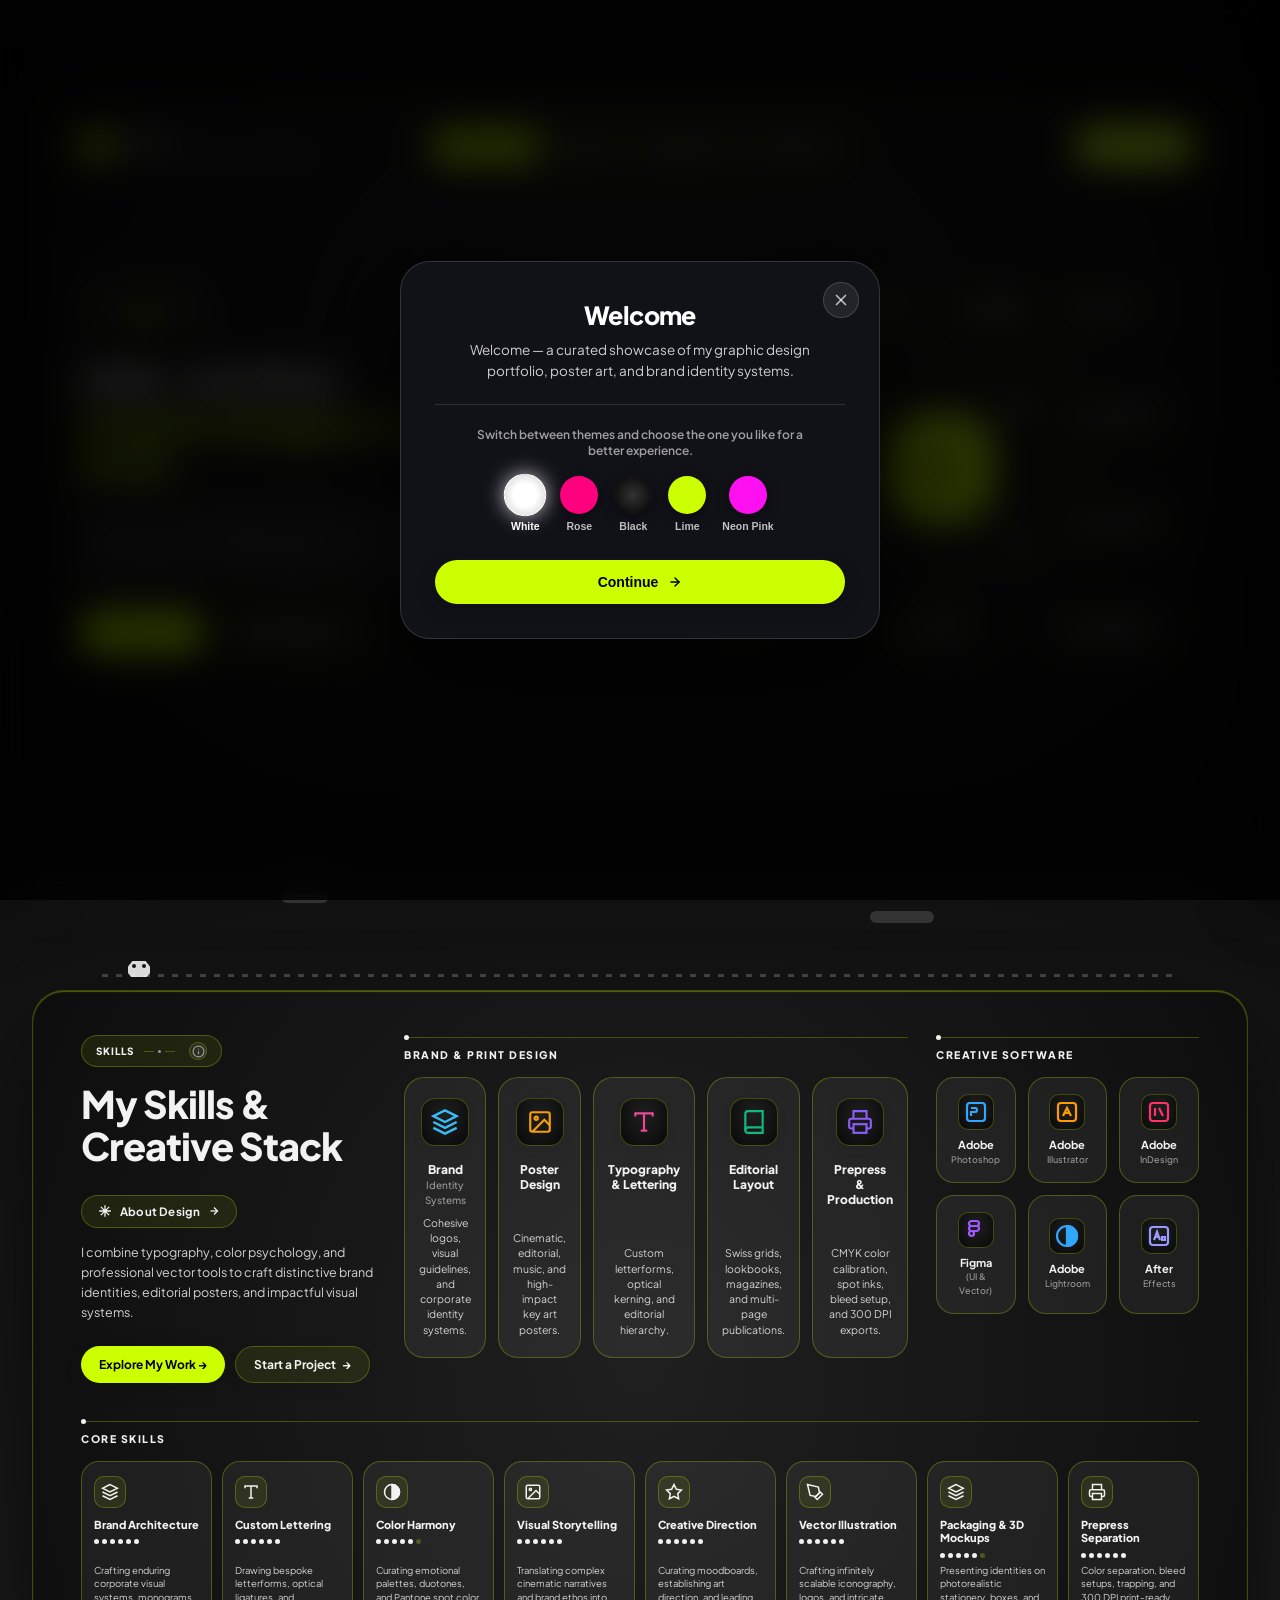
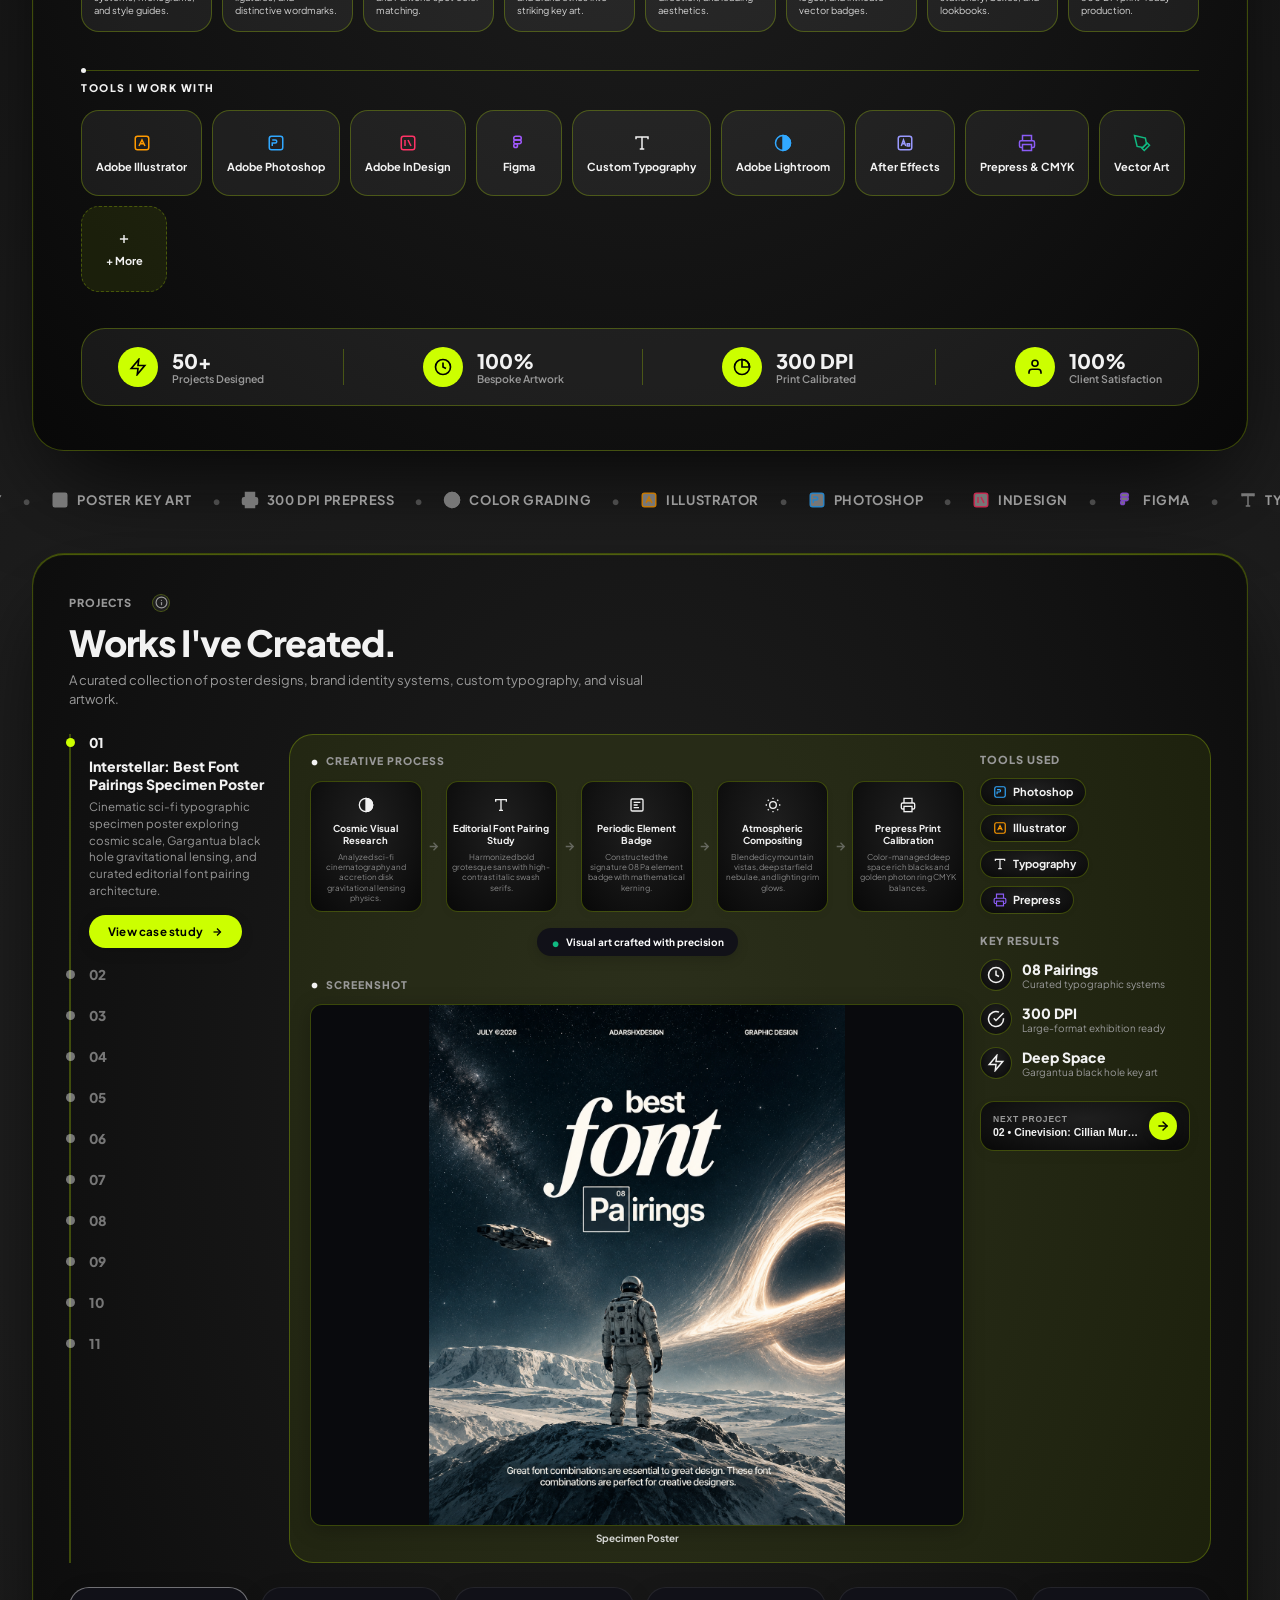
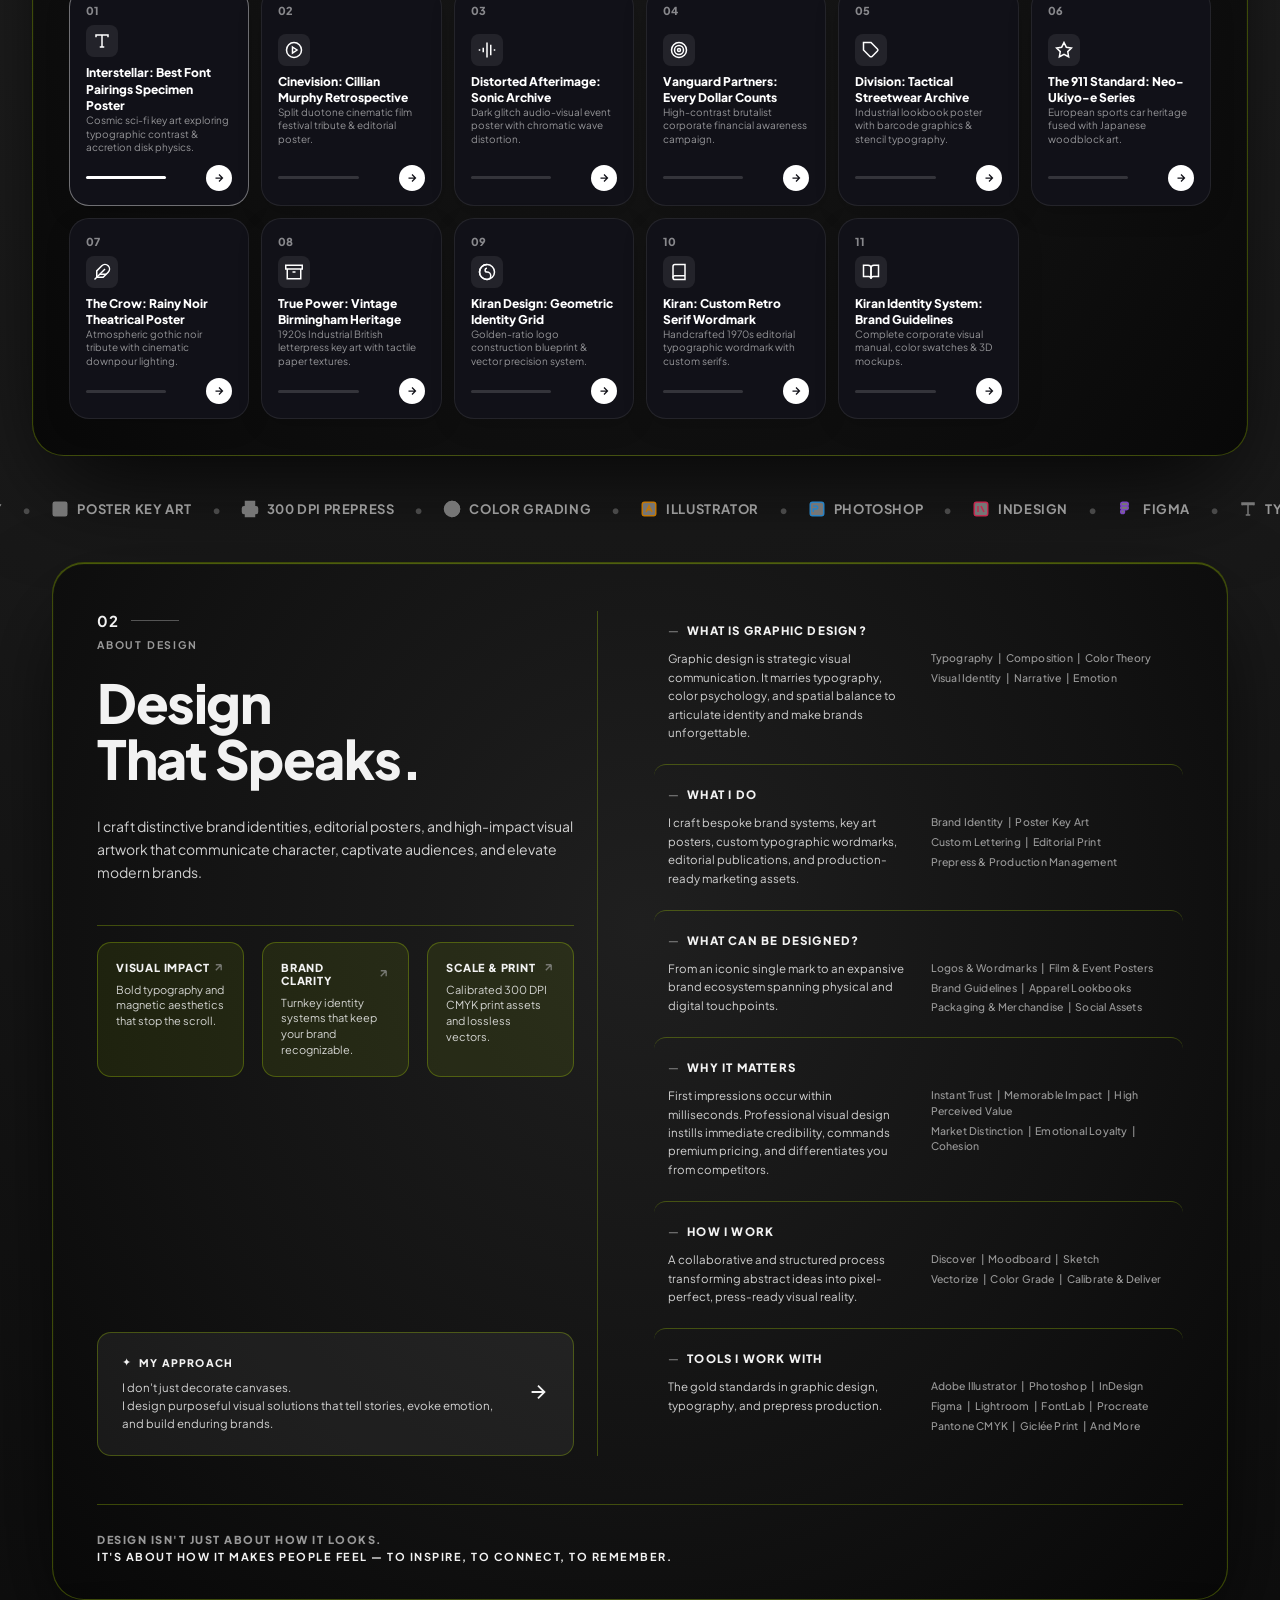
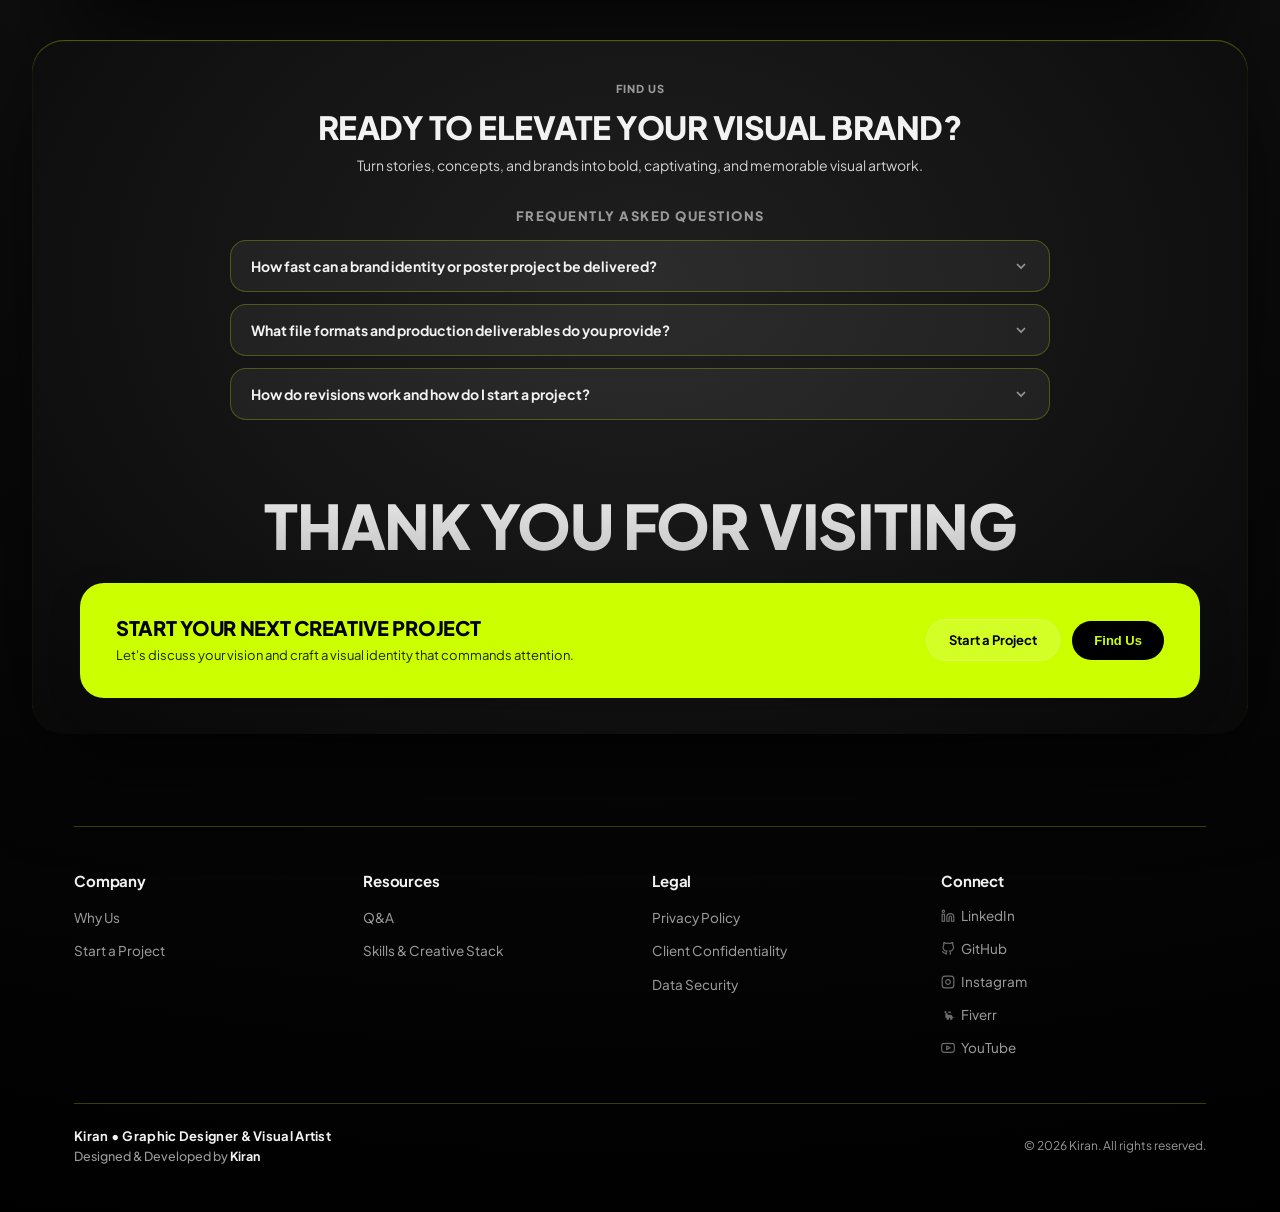
<file: index.html>
<!DOCTYPE html>
<html lang="en">
<head>
  <meta charset="UTF-8">
  <meta name="viewport" content="width=device-width, initial-scale=1.0">
  <title>Kiran - Graphic Designer &amp; Visual Artist</title>
  <link rel="icon" type="image/png" href="cur.png">
  <link rel="preconnect" href="https://fonts.googleapis.com">
  <link rel="preconnect" href="https://fonts.gstatic.com" crossorigin>
  <link href="https://fonts.googleapis.com/css2?family=Plus+Jakarta+Sans:wght@300;400;500;600;700;800&family=Press+Start+2P&display=swap" rel="stylesheet">
  <link rel="stylesheet" href="style.css">
</head>
<body data-theme="lime">

  <!-- Website Loading Screen Preloader -->
  <div class="preloader" id="preloader">
    <div class="preloader-content">
      <div class="preloader-title">KIRAN - GRAPHIC DESIGNER &amp; VISUAL ARTIST</div>
      <div class="preloader-progress-wrapper">
        <div class="preloader-progress-track">
          <div class="preloader-progress-bar" id="preloader-bar">
            <span class="preloader-glow-head"></span>
          </div>
        </div>
        <span class="preloader-percent-num" id="preloader-percent">0%</span>
      </div>
      <div class="preloader-status-text" id="preloader-status">INITIALIZING CREATIVE CANVAS...</div>
    </div>
  </div>


  <!-- Custom Glowing Cursor Element -->
  <div class="cursor-dot hidden" id="cursor-dot"></div>

  <!-- Contact, Find Us & Hire Right Side Drawer Panel -->
  <div class="drawer-backdrop" id="drawer-backdrop"></div>
  <aside class="contact-drawer" id="contact-drawer">
    <button class="drawer-close-btn" id="drawer-close-btn" aria-label="Close Drawer">&times;</button>

    <div class="drawer-header">
      <h2 class="drawer-title">Find Us, Contact &amp; Hire</h2>
      <p class="drawer-subtitle">Connect with us directly or hire on your preferred freelance platform.</p>
    </div>

    <!-- Social Hire Capsules -->
    <div class="drawer-capsules-list">
      <a href="https://www.linkedin.com/in/kiran-kishore-a50ba543b" target="_blank" rel="noopener" class="drawer-capsule-btn">
        <svg width="16" height="16" viewBox="0 0 24 24" fill="none" stroke="currentColor" stroke-width="2"><path d="M16 8a6 6 0 0 1 6 6v7h-4v-7a2 2 0 0 0-2-2 2 2 0 0 0-2 2v7h-4v-7a6 6 0 0 1 6-6z"/><rect x="2" y="9" width="4" height="12"/><circle cx="4" cy="4" r="2"/></svg>
        LinkedIn Profile
      </a>
      <a href="https://github.com/kirankishore-lab" target="_blank" rel="noopener" class="drawer-capsule-btn">
        <svg width="16" height="16" viewBox="0 0 24 24" fill="none" stroke="currentColor" stroke-width="2"><path d="M9 19c-5 1.5-5-2.5-7-3m14 6v-3.87a3.37 3.37 0 0 0-.94-2.61c3.14-.35 6.44-1.54 6.44-7A5.44 5.44 0 0 0 20 4.77 5.07 5.07 0 0 0 19.91 1S18.73.65 16 2.48a13.38 13.38 0 0 0-7 0C6.27.65 5.09 1 5.09 1A5.07 5.07 0 0 0 5 4.77a5.44 5.44 0 0 0-1.5 3.78c0 5.42 3.3 6.61 6.44 7A3.37 3.37 0 0 0 9 18.13V22"/></svg>
        GitHub
      </a>
      <a href="https://www.instagram.com/kiran.workflow_forge/" target="_blank" rel="noopener" class="drawer-capsule-btn">
        <svg width="16" height="16" viewBox="0 0 24 24" fill="none" stroke="currentColor" stroke-width="2"><rect x="2" y="2" width="20" height="20" rx="5" ry="5"/><path d="M16 11.37A4 4 0 1 1 12.63 8 4 4 0 0 1 16 11.37z"/><line x1="17.5" y1="6.5" x2="17.51" y2="6.5"/></svg>
        Instagram
      </a>
      <a href="https://www.fiverr.com/s/P44rPwG" target="_blank" rel="noopener" class="drawer-capsule-btn">
        <svg width="16" height="16" viewBox="0 0 24 24" fill="currentColor"><path d="M23.004 15.588a.97.97 0 0 1-.968.968h-2.366v2.457c0 .536-.432.968-.968.968h-2.148a.97.97 0 0 1-.968-.968v-2.457H13.68v2.457c0 .536-.432.968-.968.968h-2.148a.97.97 0 0 1-.968-.968v-6.529c0-.536.432-.968.968-.968h5.012a4.42 4.42 0 0 1 4.417 4.417v.072h1.995c.536 0 .968.432.968.968v1.072zM17.433 8.354a2.21 2.21 0 0 0-2.209-2.208H12.71c-.536 0-.968.432-.968.968v1.24h3.483c1.22 0 2.208.988 2.208 2.208zm-7.904 8.202H7.38v-6.53c0-.535.433-.967.969-.967h2.148c.536 0 .968.432.968.968v6.529h-1.936zm.001-9.522a1.8 1.8 0 1 1-3.6 0 1.8 1.8 0 0 1 3.6 0z"/></svg>
        Fiverr Profile
      </a>
      <a href="https://youtube.com/@kiranworkflow-c3x?si=Xgb_FYuaA4_t0V8l" target="_blank" rel="noopener" class="drawer-capsule-btn">
        <svg width="16" height="16" viewBox="0 0 24 24" fill="none" stroke="currentColor" stroke-width="2" stroke-linecap="round" stroke-linejoin="round"><path d="M22.54 6.42a2.78 2.78 0 0 0-1.94-2C18.88 4 12 4 12 4s-6.88 0-8.6.46a2.78 2.78 0 0 0-1.94 2A29 29 0 0 0 1 11.75a29 29 0 0 0 .46 5.33A2.78 2.78 0 0 0 3.4 19c1.72.46 8.6.46 8.6.46s6.88 0 8.6-.46a2.78 2.78 0 0 0 1.94-2 29 29 0 0 0 .46-5.25 29 29 0 0 0-.46-5.33z"/><polygon points="9.75 15.02 15.5 11.75 9.75 8.48 9.75 15.02"/></svg>
        YouTube Channel
      </a>
    </div>

    <div class="drawer-info">
      <div class="info-item">
        <span class="info-label">Direct Email</span>
        <span class="info-value"><a href="mailto:kiran.workautomation@gmail.com" style="color: inherit; text-decoration: none;">kiran.workautomation@gmail.com</a></span>
      </div>
      <div class="info-item">
        <span class="info-label">Response Time</span>
        <span class="info-value">Within 24 Hours</span>
      </div>

      <div class="drawer-info-divider"></div>

      <a href="project.html" class="drawer-capsule-btn" id="start-a-project-btn">
        <svg width="16" height="16" viewBox="0 0 24 24" fill="none" stroke="currentColor" stroke-width="2" stroke-linecap="round" stroke-linejoin="round"><path d="M4.5 16.5c-1.5 1.26-2 5-2 5s3.74-.5 5-2c.71-.84.7-2.13-.09-2.91a2.18 2.18 0 0 0-2.91-.09z"/><path d="m12 15-3-3a22 22 0 0 1 2-3.95A12.88 12.88 0 0 1 22 2c0 2.72-.78 7.5-3.05 11a22.35 22.35 0 0 1-3.95 2z"/><path d="M9 12l-6 6"/><path d="M15 9l6-6"/></svg>
        Start a Project
      </a>
    </div>
  </aside>

  <!-- Case Study Sliding Side Drawer Panel -->
  <aside class="contact-drawer" id="case-study-drawer" aria-hidden="true">
    <button class="drawer-close-btn" id="case-study-close-btn" aria-label="Close Case Study">&times;</button>

    <div class="drawer-header">
      <div class="projects-pill-tag" style="margin-bottom: 4px;">CASE STUDY</div>
      <h2 class="drawer-title" id="case-study-drawer-title">Cinevision: Cillian Murphy Retrospective Key Art &amp; Editorial Poster</h2>
      <p class="drawer-subtitle" id="case-study-drawer-subtitle">Cinematic portrait treatment blending high-contrast split lighting with vintage festival editorial typography.</p>
    </div>

    <div class="drawer-body" id="case-study-drawer-body">
      <div class="case-study-wrapper">
        
        <!-- Executive Summary Block -->
        <div class="case-study-card">
          <div class="case-study-section-tag">
            <span class="header-dot">•</span> EXECUTIVE SUMMARY
          </div>
          <div class="case-study-exec-text" id="case-study-exec-text">
            <div class="cs-block">
              <h4 class="cs-block-heading">The Creative Brief</h4>
              <p class="cs-block-p">The film retrospective needed an iconic centerpiece poster that captured the transformative gravitas of Cillian Murphy's career—bridging historical drama, noir tension, and psychological cinema into one unified visual narrative.</p>
            </div>
            <div class="cs-block">
              <h4 class="cs-block-heading">The Design Solution</h4>
              <p class="cs-block-p">Created a multi-layered composite utilizing a striking split duotone color palette. Deep shadow undertones are counterbalanced by vivid amber highlights, honoring classic 35mm film grain. The composition leverages strict Swiss typographic alignment, framing the subject with clean festival metadata, bold tracking, and authentic credit typography.</p>
            </div>
            <div class="cs-block">
              <h4 class="cs-block-heading">Craft &amp; Execution</h4>
              <ul class="cs-block-list">
                <li>🎨 <strong>Split Duotone Grading:</strong> Hand-crafted curves in Photoshop for cinematic tonal depth.</li>
                <li>📐 <strong>Swiss Grid Hierarchy:</strong> Mathematical layout structuring festival dates, credits, and billing blocks.</li>
                <li>🖨️ <strong>Print Perfection:</strong> Color-managed CMYK separation calibrated for 300 DPI large-format exhibition.</li>
              </ul>
            </div>
          </div>

          <div class="metrics-highlight-pill">
            <span id="case-study-metric-label">Print Spec:</span>
            <span class="latency-tag" id="case-study-latency-tag">300 DPI CMYK ⚡</span>
          </div>
        </div>

      </div>
    </div>
  </aside>

  <!-- My Approach Left-Sliding Side Drawer Panel -->
  <aside class="left-drawer" id="approach-drawer" aria-hidden="true">
    <button class="drawer-close-btn" id="approach-close-btn" aria-label="Close My Approach">&times;</button>

    <div class="drawer-header">
      <div class="projects-pill-tag" style="margin-bottom: 8px;">PHILOSOPHY</div>
      <h2 class="drawer-title">My Approach</h2>
      <p class="drawer-subtitle">I don't just decorate canvases—I craft purposeful brand identities and visual artwork that elevate brands and captivate audiences.</p>
    </div>

    <div class="drawer-body approach-steps-list">
      
      <!-- Step 01 -->
      <div class="approach-step-card">
        <div class="step-num-badge">01</div>
        <div class="step-content">
          <h3 class="step-title">01 &mdash; Discover &amp; Research</h3>
          <p class="step-desc">I analyze the brand story, target demographic, aesthetic benchmarks, and creative objectives.</p>
        </div>
      </div>

      <!-- Step 02 -->
      <div class="approach-step-card">
        <div class="step-num-badge">02</div>
        <div class="step-content">
          <h3 class="step-title">02 &mdash; Concept &amp; Sketch</h3>
          <p class="step-desc">I explore typographic hierarchy, composition grids, color harmonies, and expressive visual directions.</p>
        </div>
      </div>

      <!-- Step 03 -->
      <div class="approach-step-card">
        <div class="step-num-badge">03</div>
        <div class="step-content">
          <h3 class="step-title">03 &mdash; Craft &amp; Vectorize</h3>
          <p class="step-desc">I vectorize precision bezier curves, paint atmospheric textures, and harmonize contrast in Adobe Illustrator and Photoshop.</p>
        </div>
      </div>

      <!-- Step 04 -->
      <div class="approach-step-card">
        <div class="step-num-badge">04</div>
        <div class="step-content">
          <h3 class="step-title">04 &mdash; Polish &amp; Deliver</h3>
          <p class="step-desc">I calibrate 300 DPI CMYK prepress outputs, web-ready lossless SVGs, and complete brand identity guidelines.</p>
        </div>
      </div>

      <!-- Goal Summary Banner -->
      <div class="approach-goal-box">
        <div class="goal-icon">
          <svg width="20" height="20" viewBox="0 0 24 24" fill="none" stroke="currentColor" stroke-width="2"><circle cx="12" cy="12" r="10"/><path d="M12 8v4l3 3"/></svg>
        </div>
        <p class="goal-text">
          <strong>The goal:</strong> distinctive visual identity, flawless typography, and enduring brand impact across all media.
        </p>
      </div>

    </div>
  </aside>

  <!-- First Section: Main Hero Viewport (About Section) -->
  <section class="hero-viewport" id="about">
    <div class="hero-card" id="hero-card">
      
      <!-- Top Navigation Header -->
      <header class="navbar">
        <div class="logo">
          <span class="logo-icon">KK</span>
          <div class="logo-text">
            <span class="logo-name">KIRAN</span>
            <span class="logo-subtext">GRAPHIC DESIGNER &amp; VISUAL ARTIST</span>
          </div>
        </div>

        <div class="nav-capsule" id="nav-capsule">
          <div class="nav-indicator" id="nav-indicator"></div>
          <a href="#about" class="nav-item" id="about-nav-item" data-index="0">ABOUT US</a>
          <a href="#skills" class="nav-item" id="skills-nav-item" data-index="1">SKILLS</a>
          <a href="#projects" class="nav-item" data-index="2">PROJECTS</a>
          <a href="#contact" class="nav-item" id="contact-nav-item" data-index="3">CONTACT</a>
        </div>

        <div class="nav-actions">
          <button class="nav-eyes-btn" id="nav-eyes-btn" aria-label="Interactive Character Face" title="Interactive Character">
            <div class="eye-socket">
              <div class="eye-pupil"></div>
            </div>
            <div class="character-mouth-wrap">
              <svg class="character-mouth-svg" width="16" height="10" viewBox="0 0 16 10">
                <path class="mouth-path" id="character-mouth-path" d="M3 3 Q8 9 13 3" stroke="currentColor" stroke-width="2.2" stroke-linecap="round" fill="none"/>
              </svg>
            </div>
            <div class="eye-socket">
              <div class="eye-pupil"></div>
            </div>
          </button>
        </div>
      </header>

      <!-- Main Layout Body -->
      <main class="hero-body">
        
        <!-- Left Column: Title & CTA -->
        <div class="left-col">
          <div class="theme-switcher-wrapper">
            <span class="theme-label-pixel">SWITCH THEME</span>
            <div class="carousel-arrows">
              <button class="arrow-btn" id="prev-theme-btn" aria-label="Previous Theme">
                <svg width="14" height="14" viewBox="0 0 24 24" fill="none" stroke="currentColor" stroke-width="2.5" stroke-linecap="round" stroke-linejoin="round"><path d="M15 18l-6-6 6-6"/></svg>
              </button>
              <div class="theme-indicator-circle" id="theme-indicator-circle" title="Theme Indicator">
                <span class="theme-dot"></span>
              </div>
              <button class="arrow-btn" id="next-theme-btn" aria-label="Next Theme">
                <svg width="14" height="14" viewBox="0 0 24 24" fill="none" stroke="currentColor" stroke-width="2.5" stroke-linecap="round" stroke-linejoin="round"><path d="M9 18l6-6-6-6"/></svg>
              </button>
            </div>
          </div>

          <h1 class="hero-title">
            Hello, I am Kiran.<br><span class="hero-role-text">Graphic Designer &amp; Visual Artist</span>
          </h1>

          <div class="hero-description">
            <p>I am a passionate Graphic Designer &amp; Visual Artist specializing in bespoke brand identities, poster key art, custom typography, and editorial layouts. By combining bold visual hierarchy, color psychology, vector craftsmanship, and analog textures, I craft striking visual systems that elevate brands, communicate deep character, and leave an unforgettable impression.</p>
          </div>

          <div class="hero-cta-group">
            <button class="cta-btn" id="find-us-btn">
              Find us
              <svg width="16" height="16" viewBox="0 0 24 24" fill="none" stroke="currentColor" stroke-width="2.5"><path d="M5 12h14M12 5l7 7-7 7"/></svg>
            </button>
            <a href="project.html" class="cta-btn hero-start-project-btn" id="hero-start-project-btn">
              <span>Start a Project</span>
              <svg width="15" height="15" viewBox="0 0 24 24" fill="none" stroke="currentColor" stroke-width="2.5"><line x1="5" y1="12" x2="19" y2="12"/><polyline points="12 5 19 12 12 19"/></svg>
            </a>
          </div>
        </div>

        <!-- Right Column: Design Matrix & 11 Creative Disciplines -->
        <div class="right-col hero-ai-hub-col">
          <div class="ai-hub-container" id="ai-hub-matrix">
            
            <!-- PCB Circuit Traces -->
            <svg class="ai-hub-svg-routes" viewBox="0 0 520 395" fill="none" xmlns="http://www.w3.org/2000/svg">

              <!-- 0. PCB BACKGROUND MICRO-MESH GRID TRACES -->
              <path class="circuit-line grid-mesh" d="M 50 20 H 470 M 50 197 H 470 M 50 375 H 470" />
              <path class="circuit-line grid-mesh" d="M 70 20 V 375 M 260 20 V 375 M 450 20 V 375" />

              <!-- 1. BASE MULTI-PATH CIRCUIT LINES (2-3 MULTI-PATHWAYS PER SINGLE BLOCK = 29 TOTAL TRACES) -->
              <!-- Block 1: Photoshop (3 Paths) -->
              <path class="circuit-line base path-node-1 path-node-1-a" d="M 130 30 H 142 V 68 H 115 V 90 H 146 L 156 100 V 114 H 162" />
              <path class="circuit-line base path-node-1 path-node-1-b" d="M 130 38 H 148 V 50 H 170 L 180 60 V 140 H 218" />
              <path class="circuit-line base path-node-1 path-node-1-c" d="M 130 34 H 102" />

              <!-- Block 2: Illustrator (2 Paths) -->
              <path class="circuit-line base path-node-2 path-node-2-a" d="M 196 53 V 68 H 225 V 88 H 178 V 104 H 180" />
              <path class="circuit-line base path-node-2 path-node-2-b" d="M 186 53 V 75 H 234 V 149" />

              <!-- Block 3: InDesign (2 Paths) -->
              <path class="circuit-line base path-node-3 path-node-3-a" d="M 324 53 V 68 H 295 V 88 H 342 V 104 H 340" />
              <path class="circuit-line base path-node-3 path-node-3-b" d="M 334 53 V 75 H 286 V 149" />

              <!-- Block 4: Figma (3 Paths) -->
              <path class="circuit-line base path-node-4 path-node-4-a" d="M 390 30 H 378 V 68 H 405 V 90 H 374 L 364 100 V 114 H 358" />
              <path class="circuit-line base path-node-4 path-node-4-b" d="M 390 38 H 372 V 50 H 350 L 340 60 V 140 H 302" />
              <path class="circuit-line base path-node-4 path-node-4-c" d="M 390 34 H 418" />

              <!-- Block 5: Typography (3 Paths) -->
              <path class="circuit-line base path-node-5 path-node-5-a" d="M 136 141 H 148 V 168 H 122 V 191 H 154 V 162 H 162" />
              <path class="circuit-line base path-node-5 path-node-5-b" d="M 136 149 H 162" />
              <path class="circuit-line base path-node-5 path-node-5-c" d="M 136 145 H 102" />

              <!-- Block 6: Brand Identity (3 Paths) -->
              <path class="circuit-line base path-node-6 path-node-6-a" d="M 384 141 H 372 V 168 H 398 V 191 H 366 V 162 H 358" />
              <path class="circuit-line base path-node-6 path-node-6-b" d="M 384 149 H 358" />
              <path class="circuit-line base path-node-6 path-node-6-c" d="M 384 145 H 418" />

              <!-- Block 7: Poster Art (3 Paths) -->
              <path class="circuit-line base path-node-7 path-node-7-a" d="M 136 247 H 148 V 220 H 122 V 201 H 154 V 224 H 162" />
              <path class="circuit-line base path-node-7 path-node-7-b" d="M 136 255 H 175 V 210 H 218" />
              <path class="circuit-line base path-node-7 path-node-7-c" d="M 136 251 H 102" />

              <!-- Block 8: Color Theory (3 Paths) -->
              <path class="circuit-line base path-node-8 path-node-8-a" d="M 384 247 H 372 V 220 H 398 V 201 H 366 V 224 H 358" />
              <path class="circuit-line base path-node-8 path-node-8-b" d="M 384 255 H 345 V 210 H 302" />
              <path class="circuit-line base path-node-8 path-node-8-c" d="M 384 251 H 418" />

              <!-- Block 9: Prepress Print (3 Paths) -->
              <path class="circuit-line base path-node-9 path-node-9-a" d="M 136 357 H 142 V 320 H 115 V 298 H 146 L 156 288 V 266 H 162" />
              <path class="circuit-line base path-node-9 path-node-9-b" d="M 136 365 H 148 V 334 H 175 L 195 314 V 241 H 218" />
              <path class="circuit-line base path-node-9 path-node-9-c" d="M 136 361 H 102" />

              <!-- Block 10: Vector Art (3 Paths) -->
              <path class="circuit-line base path-node-10 path-node-10-a" d="M 260 342 V 328 H 230 V 306 H 290 V 284 H 260 V 245" />
              <path class="circuit-line base path-node-10 path-node-10-b" d="M 250 342 V 315 H 190 V 286" />
              <path class="circuit-line base path-node-10 path-node-10-c" d="M 270 342 V 315 H 330 V 286" />

              <!-- Block 11: Packaging (3 Paths) -->
              <path class="circuit-line base path-node-11 path-node-11-a" d="M 384 357 H 378 V 320 H 405 V 298 H 374 L 364 288 V 266 H 358" />
              <path class="circuit-line base path-node-11 path-node-11-b" d="M 384 365 H 372 V 334 H 345 L 325 314 V 241 H 302" />
              <path class="circuit-line base path-node-11 path-node-11-c" d="M 384 361 H 418" />

              <!-- MULTI-LINE PARALLEL RIBBON DATA BUSES -->
              <!-- Left Parallel Ribbon Bus Tracks -->
              <path class="circuit-line ribbon-bus" d="M 102 40 V 350" />
              <path class="circuit-line ribbon-bus" d="M 98 40 V 350" />
              <!-- Right Parallel Ribbon Bus Tracks -->
              <path class="circuit-line ribbon-bus" d="M 418 40 V 350" />
              <path class="circuit-line ribbon-bus" d="M 422 40 V 350" />

              <!-- Inter-Chip Interconnect Neural Mesh & Bypass Traces -->
              <path class="circuit-line sub-base" d="M 192 122 H 214" />
              <path class="circuit-line sub-base" d="M 328 122 H 306" />
              <path class="circuit-line sub-base" d="M 192 268 H 214" />
              <path class="circuit-line sub-base" d="M 328 268 H 306" />
              <path class="circuit-line sub-base" d="M 174 104 V 80 H 346 V 104" />
              <path class="circuit-line sub-base" d="M 174 286 V 310 H 346 V 286" />
              <path class="circuit-line sub-base" d="M 198 110 V 280 M 322 110 V 280" />



              <!-- 3. PCB CIRCUIT JUNCTION DOTS & VIA HOLES -->
              <!-- Maze Elbow Junction Dots -->
              <circle class="junction-dot" cx="142" cy="30" r="2.2" />
              <circle class="junction-dot" cx="142" cy="68" r="2.2" />
              <circle class="junction-dot" cx="115" cy="68" r="2.2" />
              <circle class="junction-dot" cx="115" cy="90" r="2.2" />
              <circle class="junction-dot" cx="146" cy="90" r="2.2" />
              <circle class="junction-dot" cx="156" cy="100" r="2.2" />

              <circle class="junction-dot" cx="196" cy="68" r="2.2" />
              <circle class="junction-dot" cx="225" cy="68" r="2.2" />
              <circle class="junction-dot" cx="225" cy="88" r="2.2" />
              <circle class="junction-dot" cx="178" cy="88" r="2.2" />

              <circle class="junction-dot" cx="324" cy="68" r="2.2" />
              <circle class="junction-dot" cx="295" cy="68" r="2.2" />
              <circle class="junction-dot" cx="295" cy="88" r="2.2" />
              <circle class="junction-dot" cx="342" cy="88" r="2.2" />

              <circle class="junction-dot" cx="378" cy="30" r="2.2" />
              <circle class="junction-dot" cx="378" cy="68" r="2.2" />
              <circle class="junction-dot" cx="405" cy="68" r="2.2" />
              <circle class="junction-dot" cx="405" cy="90" r="2.2" />
              <circle class="junction-dot" cx="374" cy="90" r="2.2" />
              <circle class="junction-dot" cx="364" cy="100" r="2.2" />

              <circle class="junction-dot" cx="148" cy="141" r="2.2" />
              <circle class="junction-dot" cx="148" cy="168" r="2.2" />
              <circle class="junction-dot" cx="122" cy="168" r="2.2" />
              <circle class="junction-dot" cx="122" cy="191" r="2.2" />
              <circle class="junction-dot" cx="154" cy="191" r="2.2" />
              <circle class="junction-dot" cx="154" cy="162" r="2.2" />

              <circle class="junction-dot" cx="372" cy="141" r="2.2" />
              <circle class="junction-dot" cx="372" cy="168" r="2.2" />
              <circle class="junction-dot" cx="398" cy="168" r="2.2" />
              <circle class="junction-dot" cx="398" cy="191" r="2.2" />
              <circle class="junction-dot" cx="366" cy="191" r="2.2" />
              <circle class="junction-dot" cx="366" cy="162" r="2.2" />

              <!-- Concentric PCB VIA Drill Holes -->
              <circle class="pcb-via" cx="102" cy="195" r="3" />
              <circle class="pcb-via" cx="418" cy="195" r="3" />
              <circle class="pcb-via" cx="260" cy="80" r="3" />
              <circle class="pcb-via" cx="260" cy="310" r="3" />

              <!-- 4. TERMINAL IMPACT DOTS (At block connection edges) -->
              <circle class="terminal-dot term-1" cx="130" cy="34" r="3.5" />
              <circle class="terminal-dot term-2" cx="196" cy="53" r="3.5" />
              <circle class="terminal-dot term-3" cx="324" cy="53" r="3.5" />
              <circle class="terminal-dot term-4" cx="390" cy="34" r="3.5" />
              <circle class="terminal-dot term-5" cx="136" cy="145" r="3.5" />
              <circle class="terminal-dot term-6" cx="384" cy="145" r="3.5" />
              <circle class="terminal-dot term-7" cx="136" cy="251" r="3.5" />
              <circle class="terminal-dot term-8" cx="384" cy="251" r="3.5" />
              <circle class="terminal-dot term-9" cx="136" cy="361" r="3.5" />
              <circle class="terminal-dot term-10" cx="260" cy="342" r="3.5" />
              <circle class="terminal-dot term-11" cx="384" cy="361" r="3.5" />
            </svg>

            <!-- CENTRAL CHIP MATRIX CLUSTER -->
            
            <!-- Auxiliary Sub-Chip 1: RGB Screen Palette -->
            <div class="sub-chip sub-npu" title="RGB Digital & Screen Color Palette">
              <span class="sub-chip-label">RGB</span>
            </div>

            <!-- Auxiliary Sub-Chip 2: CMYK Print Inks -->
            <div class="sub-chip sub-vec" title="CMYK 4-Color Process Inks">
              <span class="sub-chip-label">CMYK</span>
            </div>

            <!-- Auxiliary Sub-Chip 3: 300 DPI Prepress -->
            <div class="sub-chip sub-sec" title="300 DPI Ultra High-Resolution Prepress">
              <span class="sub-chip-label">DPI</span>
            </div>

            <!-- Auxiliary Sub-Chip 4: Vector Precision -->
            <div class="sub-chip sub-bus" title="Bézier Vector Coordinate System">
              <span class="sub-chip-label">VEC</span>
            </div>

            <!-- Central Main AI Processor Chip -->
            <div class="ai-central-chip" id="ai-main-core" title="Main Graphic Design Core • Vector & Print">
              <div class="chip-glow-ring"></div>
              <div class="chip-radar-pulse"></div>
              
              <!-- Corner Screw Points -->
              <span class="chip-screw screw-tl"></span>
              <span class="chip-screw screw-tr"></span>
              <span class="chip-screw screw-bl"></span>
              <span class="chip-screw screw-br"></span>

              <!-- 24 Connector Pins (6 per side) -->
              <div class="chip-pins pins-top">
                <span></span><span></span><span></span><span></span><span></span><span></span>
              </div>
              <div class="chip-pins pins-bottom">
                <span></span><span></span><span></span><span></span><span></span><span></span>
              </div>
              <div class="chip-pins pins-left">
                <span></span><span></span><span></span><span></span><span></span><span></span>
              </div>
              <div class="chip-pins pins-right">
                <span></span><span></span><span></span><span></span><span></span><span></span>
              </div>

              <!-- Main Core Content -->
              <div class="chip-core">
                <div class="ai-chip-header">
                  <span class="chip-led led-1"></span>
                  <span class="chip-led led-2"></span>
                  <span class="chip-led led-3"></span>
                </div>
                <span class="ai-chip-symbol">GD</span>
                <span class="ai-chip-subtext">DESIGN v4.2</span>
                <span class="ai-chip-freq">VECTOR &amp; PRINT</span>
              </div>
            </div>

            <!-- 11 CONNECTED DESIGN DISCIPLINES -->

            <!-- Block 1: Photoshop -->
            <div class="node-card node-1" data-node="1" title="Photoshop Raster &amp; Photo Retouching">
              <div class="node-icon">
                <svg width="16" height="16" viewBox="0 0 24 24" fill="none" stroke="currentColor" stroke-width="2"><rect x="3" y="3" width="18" height="18" rx="3"/><circle cx="8.5" cy="8.5" r="1.5"/><path d="M21 15l-5-5L5 21"/></svg>
              </div>
              <div class="node-text-wrap">
                <span class="node-label">Photoshop</span>
                <span class="node-subtag">RASTER</span>
              </div>
            </div>

            <!-- Block 2: Illustrator -->
            <div class="node-card node-2" data-node="2" title="Illustrator Vector &amp; Pen Tool Paths">
              <div class="node-icon">
                <svg width="15" height="15" viewBox="0 0 24 24" fill="none" stroke="currentColor" stroke-width="2"><path d="M12 19l7-7 3 3-7 7-3-3z"/><path d="M18 13l-1.5-7.5L2 2l3.5 14.5L13 18l5-5z"/><path d="M2 2l7.586 7.586"/><circle cx="11" cy="11" r="2"/></svg>
              </div>
              <div class="node-text-wrap">
                <span class="node-label">Illustrator</span>
                <span class="node-subtag">VECTOR</span>
              </div>
            </div>

            <!-- Block 3: InDesign -->
            <div class="node-card node-3" data-node="3" title="InDesign Multi-Page Editorial Layout">
              <div class="node-icon">
                <svg width="15" height="15" viewBox="0 0 24 24" fill="none" stroke="currentColor" stroke-width="2"><path d="M4 19.5A2.5 2.5 0 0 1 6.5 17H20"/><path d="M6.5 2H20v20H6.5A2.5 2.5 0 0 1 4 19.5v-15A2.5 2.5 0 0 1 6.5 2z"/></svg>
              </div>
              <div class="node-text-wrap">
                <span class="node-label">InDesign</span>
                <span class="node-subtag">EDITORIAL</span>
              </div>
            </div>

            <!-- Block 4: Figma -->
            <div class="node-card node-4" data-node="4" title="Figma Design Systems &amp; Wireframing">
              <div class="node-icon">
                <svg width="15" height="15" viewBox="0 0 24 24" fill="none" stroke="currentColor" stroke-width="2"><rect x="3" y="3" width="8" height="8" rx="2"/><rect x="13" y="3" width="8" height="8" rx="2"/><rect x="13" y="13" width="8" height="8" rx="2"/><rect x="3" y="13" width="8" height="8" rx="2"/></svg>
              </div>
              <div class="node-text-wrap">
                <span class="node-label">Figma</span>
                <span class="node-subtag">LAYOUT</span>
              </div>
            </div>

            <!-- Block 5: Typography -->
            <div class="node-card node-5" data-node="5" title="Custom Typography &amp; Bespoke Lettering">
              <div class="node-icon">
                <svg width="15" height="15" viewBox="0 0 24 24" fill="none" stroke="currentColor" stroke-width="2"><polyline points="4 7 4 4 20 4 20 7"/><line x1="9" y1="20" x2="15" y2="20"/><line x1="12" y1="4" x2="12" y2="20"/></svg>
              </div>
              <div class="node-text-wrap">
                <span class="node-label">Typography</span>
                <span class="node-subtag">KERNING</span>
              </div>
            </div>

            <!-- Block 6: Brand Identity -->
            <div class="node-card node-6" data-node="6" title="Brand Identity &amp; Design Systems">
              <div class="node-icon">
                <svg width="16" height="16" viewBox="0 0 24 24" fill="none" stroke="currentColor" stroke-width="2"><path d="M12 2L3 7v6c0 5.55 3.84 10.74 9 12 5.16-1.26 9-6.45 9-12V7l-9-5z"/><polyline points="9 12 11 14 15 10"/></svg>
              </div>
              <div class="node-text-wrap">
                <span class="node-label">Brand Identity</span>
                <span class="node-subtag">SYSTEMS</span>
              </div>
            </div>

            <!-- Block 7: Poster Art -->
            <div class="node-card node-7" data-node="7" title="Poster Art &amp; Cinematic Key Visuals">
              <div class="node-icon">
                <svg width="15" height="15" viewBox="0 0 24 24" fill="none" stroke="currentColor" stroke-width="2"><rect x="3" y="3" width="18" height="18" rx="2" ry="2"/><circle cx="8.5" cy="8.5" r="1.5"/><polyline points="21 15 16 10 5 21"/></svg>
              </div>
              <div class="node-text-wrap">
                <span class="node-label">Poster Art</span>
                <span class="node-subtag">KEY ART</span>
              </div>
            </div>

            <!-- Block 8: Color Theory -->
            <div class="node-card node-8" data-node="8" title="Color Theory &amp; Pantone Harmony">
              <div class="node-icon">
                <svg width="15" height="15" viewBox="0 0 24 24" fill="none" stroke="currentColor" stroke-width="2"><circle cx="13.5" cy="6.5" r=".5"/><circle cx="17.5" cy="10.5" r=".5"/><circle cx="8.5" cy="7.5" r=".5"/><circle cx="6.5" cy="12.5" r=".5"/><path d="M12 2C6.5 2 2 6.5 2 12s4.5 10 10 10c.926 0 1.648-.746 1.648-1.688 0-.437-.18-.835-.437-1.125-.29-.289-.438-.652-.438-1.125a1.64 1.64 0 0 1 1.668-1.668h1.996c3.051 0 5.563-2.512 5.563-5.563C22 6.5 17.5 2 12 2z"/></svg>
              </div>
              <div class="node-text-wrap">
                <span class="node-label">Color Theory</span>
                <span class="node-subtag">PANTONE</span>
              </div>
            </div>

            <!-- Block 9: Prepress Print -->
            <div class="node-card node-9" data-node="9" title="Prepress 300 DPI &amp; Bleed Calibration">
              <div class="node-icon">
                <svg width="16" height="16" viewBox="0 0 24 24" fill="none" stroke="currentColor" stroke-width="2"><polyline points="6 9 6 2 18 2 18 9"/><path d="M6 18H4a2 2 0 0 1-2-2v-5a2 2 0 0 1 2-2h16a2 2 0 0 1 2 2v5a2 2 0 0 1-2 2h-2"/><rect x="6" y="14" width="12" height="8"/></svg>
              </div>
              <div class="node-text-wrap">
                <span class="node-label">Prepress Print</span>
                <span class="node-subtag">300 DPI</span>
              </div>
            </div>

            <!-- Block 10: Vector Art -->
            <div class="node-card node-10" data-node="10" title="Vector Art &amp; Bézier Curves">
              <div class="node-icon">
                <svg width="15" height="15" viewBox="0 0 24 24" fill="none" stroke="currentColor" stroke-width="2"><circle cx="6" cy="6" r="3"/><circle cx="18" cy="18" r="3"/><path d="M6 9v3a6 6 0 0 0 6 6h3"/></svg>
              </div>
              <div class="node-text-wrap">
                <span class="node-label">Vector Art</span>
                <span class="node-subtag">BEZIER</span>
              </div>
            </div>

            <!-- Block 11: Packaging -->
            <div class="node-card node-11" data-node="11" title="Packaging &amp; Die-Cut Mockups">
              <div class="node-icon">
                <svg width="15" height="15" viewBox="0 0 24 24" fill="none" stroke="currentColor" stroke-width="2"><line x1="16.5" y1="9.4" x2="7.5" y2="4.21"/><path d="M21 16V8a2 2 0 0 0-1-1.73l-7-4a2 2 0 0 0-2 0l-7 4A2 2 0 0 0 3 8v8a2 2 0 0 0 1 1.73l7 4a2 2 0 0 0 2 0l7-4A2 2 0 0 0 21 16z"/><polyline points="3.27 6.96 12 12.01 20.73 6.96"/><line x1="12" y1="22.08" x2="12" y2="12"/></svg>
              </div>
              <div class="node-text-wrap">
                <span class="node-label">Packaging</span>
                <span class="node-subtag">DIELINES</span>
              </div>
            </div>



          </div>


        </div>

      </main>

    </div>
  </section>

  <!-- Animated Pixel Transition Divider between Sections -->
  <div class="pixel-divider-container">
    <div class="pixel-sky">
      <div class="pixel-cloud pixel-cloud-1"></div>
      <div class="pixel-cloud pixel-cloud-2"></div>
    </div>
    <div class="pixel-ground">
      <div class="pixel-frog-wrapper" id="pixel-frog-wrapper">
        <div class="pixel-frog" id="pixel-frog"></div>
      </div>
      <div class="pixel-grass-line"></div>
    </div>
  </div>

  <!-- Skills Section (Second Section Below Hero) -->
  <section class="skills-section" id="skills">
    <div class="skills-card">
      
      <!-- TOP ROW: Intro Title + Brand & Print Design + Creative Software -->
      <div class="skills-top-row">
        
        <!-- Left Title Intro Box -->
        <div class="skills-intro-box">
          <div class="section-pill-badge">
            <span>SKILLS</span>
            <div class="pill-deco-line">
              <span class="pill-segment"></span>
              <span class="pill-dot"></span>
              <span class="pill-segment"></span>
            </div>
            <div class="title-info-wrapper">
              <button class="title-info-btn" aria-label="Skills Info">
                <svg width="13" height="13" viewBox="0 0 24 24" fill="none" stroke="currentColor" stroke-width="2.2" stroke-linecap="round" stroke-linejoin="round"><circle cx="12" cy="12" r="10"/><line x1="12" y1="16" x2="12" y2="12"/><line x1="12" y1="8" x2="12.01" y2="8"/></svg>
              </button>
              <div class="title-tooltip-popover">
                The design principles, typography disciplines, and professional software I use to craft compelling visual identities and artwork.
              </div>
            </div>
          </div>
          <h2 class="skills-main-title">
            My Skills &<br>Creative Stack
          </h2>
          <div class="skills-title-action-wrap">
            <a href="#automation" class="about-automation-btn" id="about-automation-btn">
              <span class="btn-sparkle-icon">
                <svg width="14" height="14" viewBox="0 0 24 24" fill="none" stroke="currentColor" stroke-width="2.2"><path d="M12 2v20M2 12h20M4.93 4.93l14.14 14.14M4.93 19.07l14.14-14.14"/></svg>
              </span>
              <span>About Design</span>
              <svg class="btn-arrow" width="12" height="12" viewBox="0 0 24 24" fill="none" stroke="currentColor" stroke-width="2.5"><line x1="5" y1="12" x2="19" y2="12"/><polyline points="12 5 19 12 12 19"/></svg>
            </a>
          </div>
          <p class="skills-intro-desc">
            I combine typography, color psychology, and professional vector tools to craft distinctive brand identities, editorial posters, and impactful visual systems.
          </p>
          <div class="skills-cta-group">
            <a href="#projects" class="explore-btn">
              Explore My Work &rarr;
            </a>
            <a href="project.html" class="skills-start-project-btn">
              <span>Start a Project</span> &rarr;
            </a>
          </div>
        </div>

        <!-- Middle Column: BRAND & PRINT DESIGN (5 Vertical Cards) -->
        <div class="skills-category-col auto-integ-col">
          <div class="category-header-wrap">
            <div class="line-with-dot-start">
              <span class="line-dot-black"></span>
              <span class="line-bar-full"></span>
            </div>
            <span class="category-title">BRAND &amp; PRINT DESIGN</span>
          </div>
          <div class="vertical-cards-grid">
            
            <!-- Card 1: Brand Identity -->
            <div class="tall-skill-card">
              <div class="tall-card-icon">
                <svg width="28" height="28" viewBox="0 0 24 24" fill="none" stroke="#38BDF8" stroke-width="2"><polygon points="12 2 2 7 12 12 22 7 12 2"/><polyline points="2 17 12 22 22 17"/><polyline points="2 12 12 17 22 12"/></svg>
              </div>
              <h3 class="tall-card-title">Brand<br><span class="title-sub">Identity Systems</span></h3>
              <p class="tall-card-desc">Cohesive logos, visual guidelines, and corporate identity systems.</p>
            </div>

            <!-- Card 2: Poster Design -->
            <div class="tall-skill-card">
              <div class="tall-card-icon">
                <svg width="26" height="26" viewBox="0 0 24 24" fill="none" stroke="#F59E0B" stroke-width="2"><rect x="3" y="3" width="18" height="18" rx="2"/><circle cx="8.5" cy="8.5" r="1.5"/><polyline points="21 15 16 10 5 21"/></svg>
              </div>
              <h3 class="tall-card-title">Poster<br>Design</h3>
              <p class="tall-card-desc">Cinematic, editorial, music, and high-impact key art posters.</p>
            </div>

            <!-- Card 3: Custom Typography -->
            <div class="tall-skill-card">
              <div class="tall-card-icon">
                <svg width="26" height="26" viewBox="0 0 24 24" fill="none" stroke="#EC4899" stroke-width="2"><polyline points="4 7 4 4 20 4 20 7"/><line x1="9" y1="20" x2="15" y2="20"/><line x1="12" y1="4" x2="12" y2="20"/></svg>
              </div>
              <h3 class="tall-card-title">Typography<br>&amp; Lettering</h3>
              <p class="tall-card-desc">Custom letterforms, optical kerning, and editorial hierarchy.</p>
            </div>

            <!-- Card 4: Editorial Layout -->
            <div class="tall-skill-card">
              <div class="tall-card-icon">
                <svg width="26" height="26" viewBox="0 0 24 24" fill="none" stroke="#10B981" stroke-width="2"><path d="M4 19.5A2.5 2.5 0 0 1 6.5 17H20"/><path d="M6.5 2H20v20H6.5A2.5 2.5 0 0 1 4 19.5v-15A2.5 2.5 0 0 1 6.5 2z"/></svg>
              </div>
              <h3 class="tall-card-title">Editorial<br>Layout</h3>
              <p class="tall-card-desc">Swiss grids, lookbooks, magazines, and multi-page publications.</p>
            </div>

            <!-- Card 5: Prepress & Print -->
            <div class="tall-skill-card">
              <div class="tall-card-icon">
                <svg width="26" height="26" viewBox="0 0 24 24" fill="none" stroke="#8B5CF6" stroke-width="2"><polyline points="6 9 6 2 18 2 18 9"/><path d="M6 18H4a2 2 0 0 1-2-2v-5a2 2 0 0 1 2-2h16a2 2 0 0 1 2 2v5a2 2 0 0 1-2 2h-2"/><rect x="6" y="14" width="12" height="8"/></svg>
              </div>
              <h3 class="tall-card-title">Prepress<br>&amp; Production</h3>
              <p class="tall-card-desc">CMYK color calibration, spot inks, bleed setup, and 300 DPI exports.</p>
            </div>

          </div>
        </div>

        <!-- Right Column: AI & DATA (2x3 Grid) -->
        <div class="skills-category-col ai-data-col">
          <div class="category-header-wrap">
            <div class="line-with-dot-start">
              <span class="line-dot-black"></span>
              <span class="line-bar-full"></span>
            </div>
            <span class="category-title">CREATIVE SOFTWARE</span>
          </div>
          <div class="square-cards-grid">
            
            <!-- Adobe Photoshop -->
            <div class="square-skill-card">
              <div class="square-icon">
                <svg width="24" height="24" viewBox="0 0 24 24" fill="none" stroke="#31A8FF" stroke-width="2.2"><rect x="3" y="3" width="18" height="18" rx="3"/><path d="M7 8h4a2 2 0 0 1 0 4H7v4"/></svg>
              </div>
              <span class="square-title">Adobe<br><small>Photoshop</small></span>
            </div>

            <!-- Adobe Illustrator -->
            <div class="square-skill-card">
              <div class="square-icon">
                <svg width="24" height="24" viewBox="0 0 24 24" fill="none" stroke="#FF9A00" stroke-width="2.2"><rect x="3" y="3" width="18" height="18" rx="3"/><path d="M8 16l4-8 4 8M10 13h4"/></svg>
              </div>
              <span class="square-title">Adobe<br><small>Illustrator</small></span>
            </div>

            <!-- Adobe InDesign -->
            <div class="square-skill-card">
              <div class="square-icon">
                <svg width="24" height="24" viewBox="0 0 24 24" fill="none" stroke="#FF3366" stroke-width="2.2"><rect x="3" y="3" width="18" height="18" rx="3"/><line x1="8" y1="8" x2="8" y2="16"/><line x1="12" y1="8" x2="16" y2="16"/></svg>
              </div>
              <span class="square-title">Adobe<br><small>InDesign</small></span>
            </div>

            <!-- Figma -->
            <div class="square-skill-card">
              <div class="square-icon">
                <svg width="24" height="24" viewBox="0 0 24 24" fill="none" stroke="#A259FF" stroke-width="2.2"><path d="M5 5.5A2.5 2.5 0 0 1 7.5 3h5a2.5 2.5 0 0 1 2.5 2.5v0A2.5 2.5 0 0 1 12.5 8h-5A2.5 2.5 0 0 1 5 5.5z"/><path d="M5 10.5A2.5 2.5 0 0 1 7.5 8h5a2.5 2.5 0 0 1 2.5 2.5v0a2.5 2.5 0 0 1-2.5 2.5h-5A2.5 2.5 0 0 1 5 10.5z"/><circle cx="7.5" cy="15.5" r="2.5"/></svg>
              </div>
              <span class="square-title">Figma<br><small>(UI &amp; Vector)</small></span>
            </div>

            <!-- Adobe Lightroom -->
            <div class="square-skill-card">
              <div class="square-icon">
                <svg width="24" height="24" viewBox="0 0 24 24" fill="none" stroke="#31A8FF" stroke-width="2.2"><circle cx="12" cy="12" r="10"/><path d="M12 2a10 10 0 0 1 0 20v-20z" fill="#31A8FF"/></svg>
              </div>
              <span class="square-title">Adobe<br><small>Lightroom</small></span>
            </div>

            <!-- After Effects -->
            <div class="square-skill-card">
              <div class="square-icon">
                <svg width="24" height="24" viewBox="0 0 24 24" fill="none" stroke="#9999FF" stroke-width="2.2"><rect x="3" y="3" width="18" height="18" rx="3"/><path d="M7 16l3-8 3 8M8.5 13h3"/><path d="M15 13h3v3h-3z"/></svg>
              </div>
              <span class="square-title">After<br><small>Effects</small></span>
            </div>

          </div>
        </div>

      </div>

      <!-- MIDDLE ROW: CORE SKILLS (8 Horizontal Cards in 1 Row) -->
      <div class="skills-middle-block">
        <div class="category-header-wrap">
          <div class="line-with-dot-start">
            <span class="line-dot-black"></span>
            <span class="line-bar-full"></span>
          </div>
          <span class="category-title">CORE SKILLS</span>
        </div>

        <div class="core-skills-grid">
          
          <!-- Skill 1 -->
          <div class="core-skill-card">
            <div class="core-icon-box">
              <svg width="18" height="18" viewBox="0 0 24 24" fill="none" stroke="currentColor" stroke-width="2"><polygon points="12 2 2 7 12 12 22 7 12 2"/><polyline points="2 17 12 22 22 17"/><polyline points="2 12 12 17 22 12"/></svg>
            </div>
            <div class="core-card-body">
              <h4 class="core-title">Brand Architecture</h4>
              <div class="rating-dots"><span class="dot-fill"></span><span class="dot-fill"></span><span class="dot-fill"></span><span class="dot-fill"></span><span class="dot-fill"></span><span class="dot-fill"></span></div>
              <p class="core-desc">Crafting enduring corporate visual systems, monograms, and style guides.</p>
            </div>
          </div>

          <!-- Skill 2 -->
          <div class="core-skill-card">
            <div class="core-icon-box">
              <svg width="18" height="18" viewBox="0 0 24 24" fill="none" stroke="currentColor" stroke-width="2"><polyline points="4 7 4 4 20 4 20 7"/><line x1="9" y1="20" x2="15" y2="20"/><line x1="12" y1="4" x2="12" y2="20"/></svg>
            </div>
            <div class="core-card-body">
              <h4 class="core-title">Custom Lettering</h4>
              <div class="rating-dots"><span class="dot-fill"></span><span class="dot-fill"></span><span class="dot-fill"></span><span class="dot-fill"></span><span class="dot-fill"></span><span class="dot-fill"></span></div>
              <p class="core-desc">Drawing bespoke letterforms, optical ligatures, and distinctive wordmarks.</p>
            </div>
          </div>

          <!-- Skill 3 -->
          <div class="core-skill-card">
            <div class="core-icon-box">
              <svg width="18" height="18" viewBox="0 0 24 24" fill="none" stroke="currentColor" stroke-width="2"><circle cx="12" cy="12" r="10"/><path d="M12 2a10 10 0 0 1 0 20v-20z" fill="currentColor"/></svg>
            </div>
            <div class="core-card-body">
              <h4 class="core-title">Color Harmony</h4>
              <div class="rating-dots"><span class="dot-fill"></span><span class="dot-fill"></span><span class="dot-fill"></span><span class="dot-fill"></span><span class="dot-fill"></span><span class="dot-empty"></span></div>
              <p class="core-desc">Curating emotional palettes, duotones, and Pantone spot color matching.</p>
            </div>
          </div>

          <!-- Skill 4 -->
          <div class="core-skill-card">
            <div class="core-icon-box">
              <svg width="18" height="18" viewBox="0 0 24 24" fill="none" stroke="currentColor" stroke-width="2"><rect x="3" y="3" width="18" height="18" rx="2"/><circle cx="8.5" cy="8.5" r="1.5"/><polyline points="21 15 16 10 5 21"/></svg>
            </div>
            <div class="core-card-body">
              <h4 class="core-title">Visual Storytelling</h4>
              <div class="rating-dots"><span class="dot-fill"></span><span class="dot-fill"></span><span class="dot-fill"></span><span class="dot-fill"></span><span class="dot-fill"></span><span class="dot-fill"></span></div>
              <p class="core-desc">Translating complex cinematic narratives and brand ethos into striking key art.</p>
            </div>
          </div>

          <!-- Skill 5 -->
          <div class="core-skill-card">
            <div class="core-icon-box">
              <svg width="18" height="18" viewBox="0 0 24 24" fill="none" stroke="currentColor" stroke-width="2"><path d="M12 2l3.09 6.26L22 9.27l-5 4.87 1.18 6.88L12 17.77l-6.18 3.25L7 14.14 2 9.27l6.91-1.01L12 2z"/></svg>
            </div>
            <div class="core-card-body">
              <h4 class="core-title">Creative Direction</h4>
              <div class="rating-dots"><span class="dot-fill"></span><span class="dot-fill"></span><span class="dot-fill"></span><span class="dot-fill"></span><span class="dot-fill"></span><span class="dot-fill"></span></div>
              <p class="core-desc">Curating moodboards, establishing art direction, and leading aesthetics.</p>
            </div>
          </div>

          <!-- Skill 6 -->
          <div class="core-skill-card">
            <div class="core-icon-box">
              <svg width="18" height="18" viewBox="0 0 24 24" fill="none" stroke="currentColor" stroke-width="2"><path d="M12 19l7-7 3 3-7 7-3-3z"/><path d="M18 13l-1.5-7.5L2 2l3.5 14.5L13 18l5-5z"/></svg>
            </div>
            <div class="core-card-body">
              <h4 class="core-title">Vector Illustration</h4>
              <div class="rating-dots"><span class="dot-fill"></span><span class="dot-fill"></span><span class="dot-fill"></span><span class="dot-fill"></span><span class="dot-fill"></span><span class="dot-fill"></span></div>
              <p class="core-desc">Crafting infinitely scalable iconography, logos, and intricate vector badges.</p>
            </div>
          </div>

          <!-- Skill 7 -->
          <div class="core-skill-card">
            <div class="core-icon-box">
              <svg width="18" height="18" viewBox="0 0 24 24" fill="none" stroke="currentColor" stroke-width="2"><polygon points="12 2 2 7 12 12 22 7 12 2"/><polyline points="2 17 12 22 22 17"/><polyline points="2 12 12 17 22 12"/></svg>
            </div>
            <div class="core-card-body">
              <h4 class="core-title">Packaging &amp; 3D Mockups</h4>
              <div class="rating-dots"><span class="dot-fill"></span><span class="dot-fill"></span><span class="dot-fill"></span><span class="dot-fill"></span><span class="dot-fill"></span><span class="dot-empty"></span></div>
              <p class="core-desc">Presenting identities on photorealistic stationery, boxes, and lookbooks.</p>
            </div>
          </div>

          <!-- Skill 8 -->
          <div class="core-skill-card">
            <div class="core-icon-box">
              <svg width="18" height="18" viewBox="0 0 24 24" fill="none" stroke="currentColor" stroke-width="2"><polyline points="6 9 6 2 18 2 18 9"/><path d="M6 18H4a2 2 0 0 1-2-2v-5a2 2 0 0 1 2-2h16a2 2 0 0 1 2 2v5a2 2 0 0 1-2 2h-2"/><rect x="6" y="14" width="12" height="8"/></svg>
            </div>
            <div class="core-card-body">
              <h4 class="core-title">Prepress Separation</h4>
              <div class="rating-dots"><span class="dot-fill"></span><span class="dot-fill"></span><span class="dot-fill"></span><span class="dot-fill"></span><span class="dot-fill"></span><span class="dot-fill"></span></div>
              <p class="core-desc">Color separation, bleed setups, trapping, and 300 DPI print-ready production.</p>
            </div>
          </div>

        </div>
      </div>

      <!-- BOTTOM ROW 1: TOOLS I WORK WITH (1 Single Horizontal Line by Default) -->
      <div class="tools-row-block">
        <div class="category-header-wrap">
          <div class="line-with-dot-start">
            <span class="line-dot-black"></span>
            <span class="line-bar-full"></span>
          </div>
          <span class="category-title">TOOLS I WORK WITH</span>
        </div>

        <div class="tools-capsules-grid">
          <!-- Primary Single Line Tools -->
          <!-- Illustrator -->
          <div class="tool-capsule">
            <svg width="18" height="18" viewBox="0 0 24 24" fill="none" stroke="#FF9A00" stroke-width="2"><rect x="3" y="3" width="18" height="18" rx="3"/><path d="M8 16l4-8 4 8M10 13h4"/></svg>
            <span>Adobe Illustrator</span>
          </div>
          <!-- Photoshop -->
          <div class="tool-capsule">
            <svg width="18" height="18" viewBox="0 0 24 24" fill="none" stroke="#31A8FF" stroke-width="2"><rect x="3" y="3" width="18" height="18" rx="3"/><path d="M7 8h4a2 2 0 0 1 0 4H7v4"/></svg>
            <span>Adobe Photoshop</span>
          </div>
          <!-- InDesign -->
          <div class="tool-capsule">
            <svg width="18" height="18" viewBox="0 0 24 24" fill="none" stroke="#FF3366" stroke-width="2"><rect x="3" y="3" width="18" height="18" rx="3"/><line x1="8" y1="8" x2="8" y2="16"/><line x1="12" y1="8" x2="16" y2="16"/></svg>
            <span>Adobe InDesign</span>
          </div>
          <!-- Figma -->
          <div class="tool-capsule">
            <svg width="18" height="18" viewBox="0 0 24 24" fill="none" stroke="#A259FF" stroke-width="2"><path d="M5 5.5A2.5 2.5 0 0 1 7.5 3h5a2.5 2.5 0 0 1 2.5 2.5v0A2.5 2.5 0 0 1 12.5 8h-5A2.5 2.5 0 0 1 5 5.5z"/><path d="M5 10.5A2.5 2.5 0 0 1 7.5 8h5a2.5 2.5 0 0 1 2.5 2.5v0a2.5 2.5 0 0 1-2.5 2.5h-5A2.5 2.5 0 0 1 5 10.5z"/><circle cx="7.5" cy="15.5" r="2.5"/></svg>
            <span>Figma</span>
          </div>
          <!-- Typography -->
          <div class="tool-capsule">
            <svg width="18" height="18" viewBox="0 0 24 24" fill="none" stroke="currentColor" stroke-width="2"><polyline points="4 7 4 4 20 4 20 7"/><line x1="9" y1="20" x2="15" y2="20"/><line x1="12" y1="4" x2="12" y2="20"/></svg>
            <span>Custom Typography</span>
          </div>
          <!-- Lightroom -->
          <div class="tool-capsule">
            <svg width="18" height="18" viewBox="0 0 24 24" fill="none" stroke="#31A8FF" stroke-width="2"><circle cx="12" cy="12" r="10"/><path d="M12 2a10 10 0 0 1 0 20v-20z" fill="#31A8FF"/></svg>
            <span>Adobe Lightroom</span>
          </div>
          <!-- After Effects -->
          <div class="tool-capsule">
            <svg width="18" height="18" viewBox="0 0 24 24" fill="none" stroke="#9999FF" stroke-width="2"><rect x="3" y="3" width="18" height="18" rx="3"/><path d="M7 16l3-8 3 8M8.5 13h3"/><path d="M15 13h3v3h-3z"/></svg>
            <span>After Effects</span>
          </div>
          <!-- Prepress -->
          <div class="tool-capsule">
            <svg width="18" height="18" viewBox="0 0 24 24" fill="none" stroke="#8B5CF6" stroke-width="2"><polyline points="6 9 6 2 18 2 18 9"/><path d="M6 18H4a2 2 0 0 1-2-2v-5a2 2 0 0 1 2-2h16a2 2 0 0 1 2 2v5a2 2 0 0 1-2 2h-2"/><rect x="6" y="14" width="12" height="8"/></svg>
            <span>Prepress &amp; CMYK</span>
          </div>
          <!-- Vector Art -->
          <div class="tool-capsule">
            <svg width="18" height="18" viewBox="0 0 24 24" fill="none" stroke="#10B981" stroke-width="2"><path d="M12 19l7-7 3 3-7 7-3-3z"/><path d="M18 13l-1.5-7.5L2 2l3.5 14.5L13 18l5-5z"/></svg>
            <span>Vector Art</span>
          </div>

          <!-- + More Button at the end of the primary line -->
          <div class="tool-capsule tool-more" id="toggle-more-tools-btn">
            <svg class="more-icon" width="14" height="14" viewBox="0 0 24 24" fill="none" stroke="currentColor" stroke-width="2.5"><line x1="12" y1="5" x2="12" y2="19"/><line x1="5" y1="12" x2="19" y2="12"/></svg>
            <span class="more-label">+ More</span>
          </div>

          <!-- Hidden Extra Tools Container -->
          <div class="extra-tools-container is-hidden" id="extra-tools-container">
            <!-- Procreate -->
            <div class="tool-capsule">
              <svg width="18" height="18" viewBox="0 0 24 24" fill="none" stroke="#E11D48" stroke-width="2"><circle cx="12" cy="12" r="10"/><path d="M8 12a4 4 0 1 0 8 0"/></svg>
              <span>Procreate</span>
            </div>
            <!-- FontLab -->
            <div class="tool-capsule">
              <svg width="18" height="18" viewBox="0 0 24 24" fill="none" stroke="currentColor" stroke-width="2"><polyline points="4 7 4 4 20 4 20 7"/><line x1="9" y1="20" x2="15" y2="20"/><line x1="12" y1="4" x2="12" y2="20"/></svg>
              <span>FontLab</span>
            </div>
            <!-- CorelDraw -->
            <div class="tool-capsule">
              <svg width="18" height="18" viewBox="0 0 24 24" fill="none" stroke="#10B981" stroke-width="2"><circle cx="12" cy="12" r="10"/><circle cx="12" cy="12" r="4"/></svg>
              <span>CorelDraw</span>
            </div>
            <!-- Pantone -->
            <div class="tool-capsule">
              <svg width="18" height="18" viewBox="0 0 24 24" fill="none" stroke="#F59E0B" stroke-width="2"><rect x="3" y="3" width="18" height="18" rx="2"/><path d="M3 15h18"/></svg>
              <span>Pantone Matching</span>
            </div>
            <!-- Paper & Textures -->
            <div class="tool-capsule">
              <svg width="18" height="18" viewBox="0 0 24 24" fill="none" stroke="currentColor" stroke-width="2"><path d="M14 2H6a2 2 0 0 0-2 2v16a2 2 0 0 0 2 2h12a2 2 0 0 0 2-2V8z"/><polyline points="14 2 14 8 20 8"/></svg>
              <span>Paper &amp; Textures</span>
            </div>
            <!-- 3D Mockups -->
            <div class="tool-capsule">
              <svg width="18" height="18" viewBox="0 0 24 24" fill="none" stroke="#6366F1" stroke-width="2"><polygon points="12 2 2 7 12 12 22 7 12 2"/><polyline points="2 17 12 22 22 17"/><polyline points="2 12 12 17 22 12"/></svg>
              <span>3D Mockups</span>
            </div>

            <!-- All other tools too Capsule -->
            <div class="tool-capsule tool-all-others">
              <svg width="14" height="14" viewBox="0 0 24 24" fill="none" stroke="currentColor" stroke-width="2"><polygon points="12 2 15.09 8.26 22 9.27 17 14.14 18.18 21.02 12 17.77 5.82 21.02 7 14.14 2 9.27 8.91 8.26 12 2"/></svg>
              <span>All other creative tools too</span>
            </div>

            <!-- - Less Capsule Button in the below section -->
            <div class="tool-capsule tool-less" id="toggle-less-tools-btn">
              <svg width="14" height="14" viewBox="0 0 24 24" fill="none" stroke="currentColor" stroke-width="2.5"><line x1="5" y1="12" x2="19" y2="12"/></svg>
              <span>- Less</span>
            </div>
          </div>
        </div>
      </div>

      <!-- BOTTOM ROW 2: STATS METRICS COUNTER BAR -->
      <div class="stats-metrics-bar">
        <div class="stat-item">
          <div class="stat-icon-wrap">
            <svg width="18" height="18" viewBox="0 0 24 24" fill="none" stroke="currentColor" stroke-width="2.2"><polygon points="13 2 3 14 12 14 11 22 21 10 12 10 13 2"/></svg>
          </div>
          <div class="stat-text">
            <span class="stat-num">50+</span>
            <span class="stat-label">Projects Designed</span>
          </div>
        </div>

        <div class="stat-divider"></div>

        <div class="stat-item">
          <div class="stat-icon-wrap">
            <svg width="18" height="18" viewBox="0 0 24 24" fill="none" stroke="currentColor" stroke-width="2.2"><circle cx="12" cy="12" r="10"/><polyline points="12 6 12 12 16 14"/></svg>
          </div>
          <div class="stat-text">
            <span class="stat-num">100%</span>
            <span class="stat-label">Bespoke Artwork</span>
          </div>
        </div>

        <div class="stat-divider"></div>

        <div class="stat-item">
          <div class="stat-icon-wrap">
            <svg width="18" height="18" viewBox="0 0 24 24" fill="none" stroke="currentColor" stroke-width="2.2"><circle cx="12" cy="12" r="10"/><path d="M22 12A10 10 0 0 0 12 2v10z"/></svg>
          </div>
          <div class="stat-text">
            <span class="stat-num">300 DPI</span>
            <span class="stat-label">Print Calibrated</span>
          </div>
        </div>

        <div class="stat-divider"></div>

        <div class="stat-item">
          <div class="stat-icon-wrap">
            <svg width="18" height="18" viewBox="0 0 24 24" fill="none" stroke="currentColor" stroke-width="2.2"><path d="M20 21v-2a4 4 0 0 0-4-4H8a4 4 0 0 0-4 4v2"/><circle cx="12" cy="7" r="4"/></svg>
          </div>
          <div class="stat-text">
            <span class="stat-num">100%</span>
            <span class="stat-label">Client Satisfaction</span>
          </div>
        </div>
    </div>
  </section>

  <!-- Second Gap Divider: Tools Infinite Monochrome Marquee Ticker -->
  <div class="tools-marquee-divider">
    <div class="marquee-track">
      
      <!-- Block 1 -->
      <div class="marquee-content">
        <div class="marquee-item"><svg width="18" height="18" viewBox="0 0 24 24" fill="none" stroke="#FF9A00" stroke-width="2"><rect x="3" y="3" width="18" height="18" rx="3"/><path d="M8 16l4-8 4 8M10 13h4"/></svg><span>Illustrator</span></div>
        <span class="marquee-sep">•</span>
        <div class="marquee-item"><svg width="18" height="18" viewBox="0 0 24 24" fill="none" stroke="#31A8FF" stroke-width="2"><rect x="3" y="3" width="18" height="18" rx="3"/><path d="M7 8h4a2 2 0 0 1 0 4H7v4"/></svg><span>Photoshop</span></div>
        <span class="marquee-sep">•</span>
        <div class="marquee-item"><svg width="18" height="18" viewBox="0 0 24 24" fill="none" stroke="#FF3366" stroke-width="2"><rect x="3" y="3" width="18" height="18" rx="3"/><line x1="8" y1="8" x2="8" y2="16"/><line x1="12" y1="8" x2="16" y2="16"/></svg><span>InDesign</span></div>
        <span class="marquee-sep">•</span>
        <div class="marquee-item"><svg width="18" height="18" viewBox="0 0 24 24" fill="none" stroke="#A259FF" stroke-width="2"><path d="M5 5.5A2.5 2.5 0 0 1 7.5 3h5a2.5 2.5 0 0 1 2.5 2.5v0A2.5 2.5 0 0 1 12.5 8h-5A2.5 2.5 0 0 1 5 5.5z"/><path d="M5 10.5A2.5 2.5 0 0 1 7.5 8h5a2.5 2.5 0 0 1 2.5 2.5v0a2.5 2.5 0 0 1-2.5 2.5h-5A2.5 2.5 0 0 1 5 10.5z"/><circle cx="7.5" cy="15.5" r="2.5"/></svg><span>Figma</span></div>
        <span class="marquee-sep">•</span>
        <div class="marquee-item"><svg width="18" height="18" viewBox="0 0 24 24" fill="none" stroke="currentColor" stroke-width="2"><polyline points="4 7 4 4 20 4 20 7"/><line x1="9" y1="20" x2="15" y2="20"/><line x1="12" y1="4" x2="12" y2="20"/></svg><span>Typography</span></div>
        <span class="marquee-sep">•</span>
        <div class="marquee-item"><svg width="18" height="18" viewBox="0 0 24 24" fill="none" stroke="currentColor" stroke-width="2"><polygon points="12 2 2 7 12 12 22 7 12 2"/><polyline points="2 17 12 22 22 17"/><polyline points="2 12 12 17 22 12"/></svg><span>Brand Identity</span></div>
        <span class="marquee-sep">•</span>
        <div class="marquee-item"><svg width="18" height="18" viewBox="0 0 24 24" fill="none" stroke="currentColor" stroke-width="2"><rect x="3" y="3" width="18" height="18" rx="2"/><circle cx="8.5" cy="8.5" r="1.5"/><polyline points="21 15 16 10 5 21"/></svg><span>Poster Key Art</span></div>
        <span class="marquee-sep">•</span>
        <div class="marquee-item"><svg width="18" height="18" viewBox="0 0 24 24" fill="none" stroke="currentColor" stroke-width="2"><polyline points="6 9 6 2 18 2 18 9"/><path d="M6 18H4a2 2 0 0 1-2-2v-5a2 2 0 0 1 2-2h16a2 2 0 0 1 2 2v5a2 2 0 0 1-2 2h-2"/><rect x="6" y="14" width="12" height="8"/></svg><span>300 DPI Prepress</span></div>
        <span class="marquee-sep">•</span>
        <div class="marquee-item"><svg width="18" height="18" viewBox="0 0 24 24" fill="none" stroke="currentColor" stroke-width="2"><circle cx="12" cy="12" r="10"/><path d="M12 2a10 10 0 0 1 0 20v-20z" fill="currentColor"/></svg><span>Color Grading</span></div>
        <span class="marquee-sep">•</span>
      </div>

      <!-- Block 2 -->
      <div class="marquee-content" aria-hidden="true">
        <div class="marquee-item"><svg width="18" height="18" viewBox="0 0 24 24" fill="none" stroke="#FF9A00" stroke-width="2"><rect x="3" y="3" width="18" height="18" rx="3"/><path d="M8 16l4-8 4 8M10 13h4"/></svg><span>Illustrator</span></div>
        <span class="marquee-sep">•</span>
        <div class="marquee-item"><svg width="18" height="18" viewBox="0 0 24 24" fill="none" stroke="#31A8FF" stroke-width="2"><rect x="3" y="3" width="18" height="18" rx="3"/><path d="M7 8h4a2 2 0 0 1 0 4H7v4"/></svg><span>Photoshop</span></div>
        <span class="marquee-sep">•</span>
        <div class="marquee-item"><svg width="18" height="18" viewBox="0 0 24 24" fill="none" stroke="#FF3366" stroke-width="2"><rect x="3" y="3" width="18" height="18" rx="3"/><line x1="8" y1="8" x2="8" y2="16"/><line x1="12" y1="8" x2="16" y2="16"/></svg><span>InDesign</span></div>
        <span class="marquee-sep">•</span>
        <div class="marquee-item"><svg width="18" height="18" viewBox="0 0 24 24" fill="none" stroke="#A259FF" stroke-width="2"><path d="M5 5.5A2.5 2.5 0 0 1 7.5 3h5a2.5 2.5 0 0 1 2.5 2.5v0A2.5 2.5 0 0 1 12.5 8h-5A2.5 2.5 0 0 1 5 5.5z"/><path d="M5 10.5A2.5 2.5 0 0 1 7.5 8h5a2.5 2.5 0 0 1 2.5 2.5v0a2.5 2.5 0 0 1-2.5 2.5h-5A2.5 2.5 0 0 1 5 10.5z"/><circle cx="7.5" cy="15.5" r="2.5"/></svg><span>Figma</span></div>
        <span class="marquee-sep">•</span>
        <div class="marquee-item"><svg width="18" height="18" viewBox="0 0 24 24" fill="none" stroke="currentColor" stroke-width="2"><polyline points="4 7 4 4 20 4 20 7"/><line x1="9" y1="20" x2="15" y2="20"/><line x1="12" y1="4" x2="12" y2="20"/></svg><span>Typography</span></div>
        <span class="marquee-sep">•</span>
        <div class="marquee-item"><svg width="18" height="18" viewBox="0 0 24 24" fill="none" stroke="currentColor" stroke-width="2"><polygon points="12 2 2 7 12 12 22 7 12 2"/><polyline points="2 17 12 22 22 17"/><polyline points="2 12 12 17 22 12"/></svg><span>Brand Identity</span></div>
        <span class="marquee-sep">•</span>
        <div class="marquee-item"><svg width="18" height="18" viewBox="0 0 24 24" fill="none" stroke="currentColor" stroke-width="2"><rect x="3" y="3" width="18" height="18" rx="2"/><circle cx="8.5" cy="8.5" r="1.5"/><polyline points="21 15 16 10 5 21"/></svg><span>Poster Key Art</span></div>
        <span class="marquee-sep">•</span>
        <div class="marquee-item"><svg width="18" height="18" viewBox="0 0 24 24" fill="none" stroke="currentColor" stroke-width="2"><polyline points="6 9 6 2 18 2 18 9"/><path d="M6 18H4a2 2 0 0 1-2-2v-5a2 2 0 0 1 2-2h16a2 2 0 0 1 2 2v5a2 2 0 0 1-2 2h-2"/><rect x="6" y="14" width="12" height="8"/></svg><span>300 DPI Prepress</span></div>
        <span class="marquee-sep">•</span>
        <div class="marquee-item"><svg width="18" height="18" viewBox="0 0 24 24" fill="none" stroke="currentColor" stroke-width="2"><circle cx="12" cy="12" r="10"/><path d="M12 2a10 10 0 0 1 0 20v-20z" fill="currentColor"/></svg><span>Color Grading</span></div>
        <span class="marquee-sep">•</span>
      </div>

      <!-- Block 3 -->
      <div class="marquee-content" aria-hidden="true">
        <div class="marquee-item"><svg width="18" height="18" viewBox="0 0 24 24" fill="none" stroke="#FF9A00" stroke-width="2"><rect x="3" y="3" width="18" height="18" rx="3"/><path d="M8 16l4-8 4 8M10 13h4"/></svg><span>Illustrator</span></div>
        <span class="marquee-sep">•</span>
        <div class="marquee-item"><svg width="18" height="18" viewBox="0 0 24 24" fill="none" stroke="#31A8FF" stroke-width="2"><rect x="3" y="3" width="18" height="18" rx="3"/><path d="M7 8h4a2 2 0 0 1 0 4H7v4"/></svg><span>Photoshop</span></div>
        <span class="marquee-sep">•</span>
        <div class="marquee-item"><svg width="18" height="18" viewBox="0 0 24 24" fill="none" stroke="#FF3366" stroke-width="2"><rect x="3" y="3" width="18" height="18" rx="3"/><line x1="8" y1="8" x2="8" y2="16"/><line x1="12" y1="8" x2="16" y2="16"/></svg><span>InDesign</span></div>
        <span class="marquee-sep">•</span>
        <div class="marquee-item"><svg width="18" height="18" viewBox="0 0 24 24" fill="none" stroke="#A259FF" stroke-width="2"><path d="M5 5.5A2.5 2.5 0 0 1 7.5 3h5a2.5 2.5 0 0 1 2.5 2.5v0A2.5 2.5 0 0 1 12.5 8h-5A2.5 2.5 0 0 1 5 5.5z"/><path d="M5 10.5A2.5 2.5 0 0 1 7.5 8h5a2.5 2.5 0 0 1 2.5 2.5v0a2.5 2.5 0 0 1-2.5 2.5h-5A2.5 2.5 0 0 1 5 10.5z"/><circle cx="7.5" cy="15.5" r="2.5"/></svg><span>Figma</span></div>
        <span class="marquee-sep">•</span>
        <div class="marquee-item"><svg width="18" height="18" viewBox="0 0 24 24" fill="none" stroke="currentColor" stroke-width="2"><polyline points="4 7 4 4 20 4 20 7"/><line x1="9" y1="20" x2="15" y2="20"/><line x1="12" y1="4" x2="12" y2="20"/></svg><span>Typography</span></div>
        <span class="marquee-sep">•</span>
        <div class="marquee-item"><svg width="18" height="18" viewBox="0 0 24 24" fill="none" stroke="currentColor" stroke-width="2"><polygon points="12 2 2 7 12 12 22 7 12 2"/><polyline points="2 17 12 22 22 17"/><polyline points="2 12 12 17 22 12"/></svg><span>Brand Identity</span></div>
        <span class="marquee-sep">•</span>
        <div class="marquee-item"><svg width="18" height="18" viewBox="0 0 24 24" fill="none" stroke="currentColor" stroke-width="2"><rect x="3" y="3" width="18" height="18" rx="2"/><circle cx="8.5" cy="8.5" r="1.5"/><polyline points="21 15 16 10 5 21"/></svg><span>Poster Key Art</span></div>
        <span class="marquee-sep">•</span>
        <div class="marquee-item"><svg width="18" height="18" viewBox="0 0 24 24" fill="none" stroke="currentColor" stroke-width="2"><polyline points="6 9 6 2 18 2 18 9"/><path d="M6 18H4a2 2 0 0 1-2-2v-5a2 2 0 0 1 2-2h16a2 2 0 0 1 2 2v5a2 2 0 0 1-2 2h-2"/><rect x="6" y="14" width="12" height="8"/></svg><span>300 DPI Prepress</span></div>
        <span class="marquee-sep">•</span>
        <div class="marquee-item"><svg width="18" height="18" viewBox="0 0 24 24" fill="none" stroke="currentColor" stroke-width="2"><circle cx="12" cy="12" r="10"/><path d="M12 2a10 10 0 0 1 0 20v-20z" fill="currentColor"/></svg><span>Color Grading</span></div>
        <span class="marquee-sep">•</span>
      </div>

      <!-- Block 4 -->
      <div class="marquee-content" aria-hidden="true">
        <div class="marquee-item"><svg width="18" height="18" viewBox="0 0 24 24" fill="none" stroke="#FF9A00" stroke-width="2"><rect x="3" y="3" width="18" height="18" rx="3"/><path d="M8 16l4-8 4 8M10 13h4"/></svg><span>Illustrator</span></div>
        <span class="marquee-sep">•</span>
        <div class="marquee-item"><svg width="18" height="18" viewBox="0 0 24 24" fill="none" stroke="#31A8FF" stroke-width="2"><rect x="3" y="3" width="18" height="18" rx="3"/><path d="M7 8h4a2 2 0 0 1 0 4H7v4"/></svg><span>Photoshop</span></div>
        <span class="marquee-sep">•</span>
        <div class="marquee-item"><svg width="18" height="18" viewBox="0 0 24 24" fill="none" stroke="#FF3366" stroke-width="2"><rect x="3" y="3" width="18" height="18" rx="3"/><line x1="8" y1="8" x2="8" y2="16"/><line x1="12" y1="8" x2="16" y2="16"/></svg><span>InDesign</span></div>
        <span class="marquee-sep">•</span>
        <div class="marquee-item"><svg width="18" height="18" viewBox="0 0 24 24" fill="none" stroke="#A259FF" stroke-width="2"><path d="M5 5.5A2.5 2.5 0 0 1 7.5 3h5a2.5 2.5 0 0 1 2.5 2.5v0A2.5 2.5 0 0 1 12.5 8h-5A2.5 2.5 0 0 1 5 5.5z"/><path d="M5 10.5A2.5 2.5 0 0 1 7.5 8h5a2.5 2.5 0 0 1 2.5 2.5v0a2.5 2.5 0 0 1-2.5 2.5h-5A2.5 2.5 0 0 1 5 10.5z"/><circle cx="7.5" cy="15.5" r="2.5"/></svg><span>Figma</span></div>
        <span class="marquee-sep">•</span>
        <div class="marquee-item"><svg width="18" height="18" viewBox="0 0 24 24" fill="none" stroke="currentColor" stroke-width="2"><polyline points="4 7 4 4 20 4 20 7"/><line x1="9" y1="20" x2="15" y2="20"/><line x1="12" y1="4" x2="12" y2="20"/></svg><span>Typography</span></div>
        <span class="marquee-sep">•</span>
        <div class="marquee-item"><svg width="18" height="18" viewBox="0 0 24 24" fill="none" stroke="currentColor" stroke-width="2"><polygon points="12 2 2 7 12 12 22 7 12 2"/><polyline points="2 17 12 22 22 17"/><polyline points="2 12 12 17 22 12"/></svg><span>Brand Identity</span></div>
        <span class="marquee-sep">•</span>
        <div class="marquee-item"><svg width="18" height="18" viewBox="0 0 24 24" fill="none" stroke="currentColor" stroke-width="2"><rect x="3" y="3" width="18" height="18" rx="2"/><circle cx="8.5" cy="8.5" r="1.5"/><polyline points="21 15 16 10 5 21"/></svg><span>Poster Key Art</span></div>
        <span class="marquee-sep">•</span>
        <div class="marquee-item"><svg width="18" height="18" viewBox="0 0 24 24" fill="none" stroke="currentColor" stroke-width="2"><polyline points="6 9 6 2 18 2 18 9"/><path d="M6 18H4a2 2 0 0 1-2-2v-5a2 2 0 0 1 2-2h16a2 2 0 0 1 2 2v5a2 2 0 0 1-2 2h-2"/><rect x="6" y="14" width="12" height="8"/></svg><span>300 DPI Prepress</span></div>
        <span class="marquee-sep">•</span>
        <div class="marquee-item"><svg width="18" height="18" viewBox="0 0 24 24" fill="none" stroke="currentColor" stroke-width="2"><circle cx="12" cy="12" r="10"/><path d="M12 2a10 10 0 0 1 0 20v-20z" fill="currentColor"/></svg><span>Color Grading</span></div>
        <span class="marquee-sep">•</span>
      </div>

      <!-- Block 5 -->
      <div class="marquee-content" aria-hidden="true">
        <div class="marquee-item"><svg width="18" height="18" viewBox="0 0 24 24" fill="none" stroke="#FF9A00" stroke-width="2"><rect x="3" y="3" width="18" height="18" rx="3"/><path d="M8 16l4-8 4 8M10 13h4"/></svg><span>Illustrator</span></div>
        <span class="marquee-sep">•</span>
        <div class="marquee-item"><svg width="18" height="18" viewBox="0 0 24 24" fill="none" stroke="#31A8FF" stroke-width="2"><rect x="3" y="3" width="18" height="18" rx="3"/><path d="M7 8h4a2 2 0 0 1 0 4H7v4"/></svg><span>Photoshop</span></div>
        <span class="marquee-sep">•</span>
        <div class="marquee-item"><svg width="18" height="18" viewBox="0 0 24 24" fill="none" stroke="#FF3366" stroke-width="2"><rect x="3" y="3" width="18" height="18" rx="3"/><line x1="8" y1="8" x2="8" y2="16"/><line x1="12" y1="8" x2="16" y2="16"/></svg><span>InDesign</span></div>
        <span class="marquee-sep">•</span>
        <div class="marquee-item"><svg width="18" height="18" viewBox="0 0 24 24" fill="none" stroke="#A259FF" stroke-width="2"><path d="M5 5.5A2.5 2.5 0 0 1 7.5 3h5a2.5 2.5 0 0 1 2.5 2.5v0A2.5 2.5 0 0 1 12.5 8h-5A2.5 2.5 0 0 1 5 5.5z"/><path d="M5 10.5A2.5 2.5 0 0 1 7.5 8h5a2.5 2.5 0 0 1 2.5 2.5v0a2.5 2.5 0 0 1-2.5 2.5h-5A2.5 2.5 0 0 1 5 10.5z"/><circle cx="7.5" cy="15.5" r="2.5"/></svg><span>Figma</span></div>
        <span class="marquee-sep">•</span>
        <div class="marquee-item"><svg width="18" height="18" viewBox="0 0 24 24" fill="none" stroke="currentColor" stroke-width="2"><polyline points="4 7 4 4 20 4 20 7"/><line x1="9" y1="20" x2="15" y2="20"/><line x1="12" y1="4" x2="12" y2="20"/></svg><span>Typography</span></div>
        <span class="marquee-sep">•</span>
        <div class="marquee-item"><svg width="18" height="18" viewBox="0 0 24 24" fill="none" stroke="currentColor" stroke-width="2"><polygon points="12 2 2 7 12 12 22 7 12 2"/><polyline points="2 17 12 22 22 17"/><polyline points="2 12 12 17 22 12"/></svg><span>Brand Identity</span></div>
        <span class="marquee-sep">•</span>
        <div class="marquee-item"><svg width="18" height="18" viewBox="0 0 24 24" fill="none" stroke="currentColor" stroke-width="2"><rect x="3" y="3" width="18" height="18" rx="2"/><circle cx="8.5" cy="8.5" r="1.5"/><polyline points="21 15 16 10 5 21"/></svg><span>Poster Key Art</span></div>
        <span class="marquee-sep">•</span>
        <div class="marquee-item"><svg width="18" height="18" viewBox="0 0 24 24" fill="none" stroke="currentColor" stroke-width="2"><polyline points="6 9 6 2 18 2 18 9"/><path d="M6 18H4a2 2 0 0 1-2-2v-5a2 2 0 0 1 2-2h16a2 2 0 0 1 2 2v5a2 2 0 0 1-2 2h-2"/><rect x="6" y="14" width="12" height="8"/></svg><span>300 DPI Prepress</span></div>
        <span class="marquee-sep">•</span>
        <div class="marquee-item"><svg width="18" height="18" viewBox="0 0 24 24" fill="none" stroke="currentColor" stroke-width="2"><circle cx="12" cy="12" r="10"/><path d="M12 2a10 10 0 0 1 0 20v-20z" fill="currentColor"/></svg><span>Color Grading</span></div>
        <span class="marquee-sep">•</span>
      </div>

      <!-- Block 6 -->
      <div class="marquee-content" aria-hidden="true">
        <div class="marquee-item"><svg width="18" height="18" viewBox="0 0 24 24" fill="none" stroke="#FF9A00" stroke-width="2"><rect x="3" y="3" width="18" height="18" rx="3"/><path d="M8 16l4-8 4 8M10 13h4"/></svg><span>Illustrator</span></div>
        <span class="marquee-sep">•</span>
        <div class="marquee-item"><svg width="18" height="18" viewBox="0 0 24 24" fill="none" stroke="#31A8FF" stroke-width="2"><rect x="3" y="3" width="18" height="18" rx="3"/><path d="M7 8h4a2 2 0 0 1 0 4H7v4"/></svg><span>Photoshop</span></div>
        <span class="marquee-sep">•</span>
        <div class="marquee-item"><svg width="18" height="18" viewBox="0 0 24 24" fill="none" stroke="#FF3366" stroke-width="2"><rect x="3" y="3" width="18" height="18" rx="3"/><line x1="8" y1="8" x2="8" y2="16"/><line x1="12" y1="8" x2="16" y2="16"/></svg><span>InDesign</span></div>
        <span class="marquee-sep">•</span>
        <div class="marquee-item"><svg width="18" height="18" viewBox="0 0 24 24" fill="none" stroke="#A259FF" stroke-width="2"><path d="M5 5.5A2.5 2.5 0 0 1 7.5 3h5a2.5 2.5 0 0 1 2.5 2.5v0A2.5 2.5 0 0 1 12.5 8h-5A2.5 2.5 0 0 1 5 5.5z"/><path d="M5 10.5A2.5 2.5 0 0 1 7.5 8h5a2.5 2.5 0 0 1 2.5 2.5v0a2.5 2.5 0 0 1-2.5 2.5h-5A2.5 2.5 0 0 1 5 10.5z"/><circle cx="7.5" cy="15.5" r="2.5"/></svg><span>Figma</span></div>
        <span class="marquee-sep">•</span>
        <div class="marquee-item"><svg width="18" height="18" viewBox="0 0 24 24" fill="none" stroke="currentColor" stroke-width="2"><polyline points="4 7 4 4 20 4 20 7"/><line x1="9" y1="20" x2="15" y2="20"/><line x1="12" y1="4" x2="12" y2="20"/></svg><span>Typography</span></div>
        <span class="marquee-sep">•</span>
        <div class="marquee-item"><svg width="18" height="18" viewBox="0 0 24 24" fill="none" stroke="currentColor" stroke-width="2"><polygon points="12 2 2 7 12 12 22 7 12 2"/><polyline points="2 17 12 22 22 17"/><polyline points="2 12 12 17 22 12"/></svg><span>Brand Identity</span></div>
        <span class="marquee-sep">•</span>
        <div class="marquee-item"><svg width="18" height="18" viewBox="0 0 24 24" fill="none" stroke="currentColor" stroke-width="2"><rect x="3" y="3" width="18" height="18" rx="2"/><circle cx="8.5" cy="8.5" r="1.5"/><polyline points="21 15 16 10 5 21"/></svg><span>Poster Key Art</span></div>
        <span class="marquee-sep">•</span>
        <div class="marquee-item"><svg width="18" height="18" viewBox="0 0 24 24" fill="none" stroke="currentColor" stroke-width="2"><polyline points="6 9 6 2 18 2 18 9"/><path d="M6 18H4a2 2 0 0 1-2-2v-5a2 2 0 0 1 2-2h16a2 2 0 0 1 2 2v5a2 2 0 0 1-2 2h-2"/><rect x="6" y="14" width="12" height="8"/></svg><span>300 DPI Prepress</span></div>
        <span class="marquee-sep">•</span>
        <div class="marquee-item"><svg width="18" height="18" viewBox="0 0 24 24" fill="none" stroke="currentColor" stroke-width="2"><circle cx="12" cy="12" r="10"/><path d="M12 2a10 10 0 0 1 0 20v-20z" fill="currentColor"/></svg><span>Color Grading</span></div>
        <span class="marquee-sep">•</span>
      </div>

    </div>
  </div>

  <!-- Third Section: Systems I've Built (Projects Section) -->
  <section class="projects-section" id="projects">
    <div class="projects-card">
      
      <!-- Projects Header Bar -->
      <div class="projects-header-row">
        <div class="projects-header-left">
          <div class="projects-pill-tag">
            <span>PROJECTS</span>
            <span class="pill-deco-line"></span>
            <div class="title-info-wrapper">
              <button class="title-info-btn" aria-label="Projects Info">
                <svg width="13" height="13" viewBox="0 0 24 24" fill="none" stroke="currentColor" stroke-width="2.2" stroke-linecap="round" stroke-linejoin="round"><circle cx="12" cy="12" r="10"/><line x1="12" y1="16" x2="12" y2="12"/><line x1="12" y1="8" x2="12.01" y2="8"/></svg>
              </button>
              <div class="title-tooltip-popover">
                A selection of my poster artwork, brand identity systems, and custom typography.
              </div>
            </div>
          </div>
          <h2 class="projects-main-title">Works I've Created.</h2>
          <p class="projects-subtitle">A curated collection of poster designs, brand identity systems, custom typography, and visual artwork.</p>
        </div>

      </div>

      <!-- Main Showcase Grid Container -->
      <div class="projects-showcase-container">
        
        <!-- Left Vertical Timeline Navigation (01 - 11) -->
        <div class="projects-timeline-col mode-primary" id="projects-timeline-col">
          
          <div class="timeline-item is-active" data-project="0">
            <div class="timeline-num-group">
              <span class="timeline-num">01</span>
              <span class="timeline-dot"></span>
            </div>
            <div class="timeline-content-body">
              <h3 class="timeline-title">Interstellar: Best Font Pairings Specimen Poster</h3>
              <p class="timeline-desc">Cinematic sci-fi typographic specimen poster exploring cosmic scale, Gargantua black hole gravitational lensing, and curated editorial font pairing architecture.</p>
              <a href="#contact" class="case-study-link" data-project="0">
                <span>View case study</span>
                <svg width="12" height="12" viewBox="0 0 24 24" fill="none" stroke="currentColor" stroke-width="2.5"><line x1="5" y1="12" x2="19" y2="12"/><polyline points="12 5 19 12 12 19"/></svg>
              </a>
            </div>
          </div>

          <div class="timeline-item" data-project="1">
            <div class="timeline-num-group">
              <span class="timeline-num">02</span>
              <span class="timeline-dot"></span>
            </div>
          </div>

          <div class="timeline-item" data-project="2">
            <div class="timeline-num-group">
              <span class="timeline-num">03</span>
              <span class="timeline-dot"></span>
            </div>
          </div>

          <div class="timeline-item" data-project="3">
            <div class="timeline-num-group">
              <span class="timeline-num">04</span>
              <span class="timeline-dot"></span>
            </div>
          </div>

          <div class="timeline-item" data-project="4">
            <div class="timeline-num-group">
              <span class="timeline-num">05</span>
              <span class="timeline-dot"></span>
            </div>
          </div>

          <div class="timeline-item" data-project="5">
            <div class="timeline-num-group">
              <span class="timeline-num">06</span>
              <span class="timeline-dot"></span>
            </div>
          </div>

          <div class="timeline-item" data-project="6">
            <div class="timeline-num-group">
              <span class="timeline-num">07</span>
              <span class="timeline-dot"></span>
            </div>
          </div>

          <div class="timeline-item" data-project="7">
            <div class="timeline-num-group">
              <span class="timeline-num">08</span>
              <span class="timeline-dot"></span>
            </div>
          </div>

          <div class="timeline-item" data-project="8">
            <div class="timeline-num-group">
              <span class="timeline-num">09</span>
              <span class="timeline-dot"></span>
            </div>
          </div>

          <div class="timeline-item" data-project="9">
            <div class="timeline-num-group">
              <span class="timeline-num">10</span>
              <span class="timeline-dot"></span>
            </div>
          </div>

          <div class="timeline-item" data-project="10">
            <div class="timeline-num-group">
              <span class="timeline-num">11</span>
              <span class="timeline-dot"></span>
            </div>
          </div>

        </div>

        <!-- Dynamic Main Panel (Center Diagram + Right Tools/Results) -->
        <div class="projects-main-panel" id="projects-main-panel">
          
          <!-- Center Panel: Design Process + Artwork Preview -->
          <div class="projects-center-panel">
            
            <!-- Creative Process Block -->
            <div class="showcase-block workflow-overview-block">
              <div class="block-header-title">
                <span class="header-dot">•</span> CREATIVE PROCESS
              </div>
              
              <!-- Design Process Nodes -->
              <div class="workflow-diagram-track">
                <div class="workflow-node">
                  <div class="node-icon-box">
                    <svg width="18" height="18" viewBox="0 0 24 24" fill="none" stroke="currentColor" stroke-width="2"><circle cx="12" cy="12" r="10"/><path d="M12 2a10 10 0 0 1 0 20v-20z" fill="currentColor"/></svg>
                  </div>
                  <h4 class="node-step-title">Cosmic Visual Research</h4>
                  <p class="node-step-desc">Analyzed sci-fi cinematography and accretion disk gravitational lensing physics.</p>
                </div>

                <div class="workflow-arrow"><svg width="14" height="14" viewBox="0 0 24 24" fill="none" stroke="currentColor" stroke-width="2.5"><path d="M5 12h14M12 5l7 7-7 7"/></svg></div>

                <div class="workflow-node">
                  <div class="node-icon-box">
                    <svg width="18" height="18" viewBox="0 0 24 24" fill="none" stroke="currentColor" stroke-width="2"><polyline points="4 7 4 4 20 4 20 7"/><line x1="9" y1="20" x2="15" y2="20"/><line x1="12" y1="4" x2="12" y2="20"/></svg>
                  </div>
                  <h4 class="node-step-title">Editorial Font Pairing Study</h4>
                  <p class="node-step-desc">Harmonized bold grotesque sans with high-contrast italic swash serifs.</p>
                </div>

                <div class="workflow-arrow"><svg width="14" height="14" viewBox="0 0 24 24" fill="none" stroke="currentColor" stroke-width="2.5"><path d="M5 12h14M12 5l7 7-7 7"/></svg></div>

                <div class="workflow-node">
                  <div class="node-icon-box">
                    <svg width="18" height="18" viewBox="0 0 24 24" fill="none" stroke="currentColor" stroke-width="2"><rect x="3" y="3" width="18" height="18" rx="2"/><path d="M7 8h10M7 12h6M7 16h8"/></svg>
                  </div>
                  <h4 class="node-step-title">Periodic Element Badge</h4>
                  <p class="node-step-desc">Constructed the signature 08 Pa element badge with mathematical kerning.</p>
                </div>

                <div class="workflow-arrow"><svg width="14" height="14" viewBox="0 0 24 24" fill="none" stroke="currentColor" stroke-width="2.5"><path d="M5 12h14M12 5l7 7-7 7"/></svg></div>

                <div class="workflow-node">
                  <div class="node-icon-box">
                    <svg width="18" height="18" viewBox="0 0 24 24" fill="none" stroke="currentColor" stroke-width="2"><circle cx="12" cy="12" r="5"/><line x1="12" y1="1" x2="12" y2="3"/><line x1="12" y1="21" x2="12" y2="23"/><line x1="4.22" y1="4.22" x2="5.64" y2="5.64"/><line x1="18.36" y1="18.36" x2="19.78" y2="19.78"/><line x1="1" y1="12" x2="3" y2="12"/><line x1="21" y1="12" x2="23" y2="12"/><line x1="4.22" y1="19.78" x2="5.64" y2="18.36"/><line x1="18.36" y1="5.64" x2="19.78" y2="4.22"/></svg>
                  </div>
                  <h4 class="node-step-title">Atmospheric Compositing</h4>
                  <p class="node-step-desc">Blended icy mountain vistas, deep starfield nebulae, and lighting rim glows.</p>
                </div>

                <div class="workflow-arrow"><svg width="14" height="14" viewBox="0 0 24 24" fill="none" stroke="currentColor" stroke-width="2.5"><path d="M5 12h14M12 5l7 7-7 7"/></svg></div>

                <div class="workflow-node">
                  <div class="node-icon-box">
                    <svg width="18" height="18" viewBox="0 0 24 24" fill="none" stroke="currentColor" stroke-width="2"><polyline points="6 9 6 2 18 2 18 9"/><path d="M6 18H4a2 2 0 0 1-2-2v-5a2 2 0 0 1 2-2h16a2 2 0 0 1 2 2v5a2 2 0 0 1-2 2h-2"/><rect x="6" y="14" width="12" height="8"/></svg>
                  </div>
                  <h4 class="node-step-title">Prepress Print Calibration</h4>
                  <p class="node-step-desc">Color-managed deep space rich blacks and golden photon ring CMYK balances.</p>
                </div>
              </div>

              <!-- Dotted curved Real-time execution indicator -->
              <div class="realtime-status-wrap">
                <div class="realtime-status-pill">
                  <span class="status-black-dot">•</span> Visual art crafted with precision
                </div>
              </div>
            </div>

            <!-- Screenshot Block -->
            <div class="showcase-block screenshots-block">
              <div class="block-header-title">
                <span class="header-dot">•</span> SCREENSHOT
              </div>

              <div class="screenshots-slider-wrap">
                <div class="screenshots-slider-track" id="screenshots-track">
                  
                  <div class="screenshot-card" onclick="if(typeof openProjectLightbox==='function'){openProjectLightbox(this.querySelector('img').src);}else{var m=document.getElementById('image-modal-lightbox');if(m){m.querySelector('img').src=this.querySelector('img').src;m.style.display='flex';document.body.classList.add('image-lightbox-open');}}">
                    <div class="screenshot-img-placeholder scenario-bg" style="padding: 0 !important; overflow: hidden; border-radius: 12px;">
                      <img src="Interstellar Font Pairings Poster (1).png" alt="Interstellar Best Font Pairings Gargantua Black Hole Typographic Specimen Poster" loading="lazy" decoding="async" style="width: 100%; height: auto; max-height: 520px; object-fit: contain; border-radius: 8px; display: block;">
                    </div>
                    <span class="screenshot-label">Specimen Poster</span>
                  </div>

                </div>
              </div>
            </div>

          </div>

          <!-- Right Panel: Tools Used + Key Results -->
          <div class="projects-right-panel">
            
            <!-- Tools Used Block -->
            <div class="showcase-block right-tools-block">
              <h4 class="right-block-title">TOOLS USED</h4>
              <div class="tools-used-grid">
                <div class="tool-capsule-mini">
                  <svg width="14" height="14" viewBox="0 0 24 24" fill="none" stroke="#31A8FF" stroke-width="2"><rect x="3" y="3" width="18" height="18" rx="3"/><path d="M7 8h4a2 2 0 0 1 0 4H7v4"/></svg>
                  <span>Photoshop</span>
                </div>
                <div class="tool-capsule-mini">
                  <svg width="14" height="14" viewBox="0 0 24 24" fill="none" stroke="#FF9A00" stroke-width="2"><rect x="3" y="3" width="18" height="18" rx="3"/><path d="M8 16l4-8 4 8M10 13h4"/></svg>
                  <span>Illustrator</span>
                </div>
                <div class="tool-capsule-mini">
                  <svg width="14" height="14" viewBox="0 0 24 24" fill="none" stroke="currentColor" stroke-width="2"><polyline points="4 7 4 4 20 4 20 7"/><line x1="9" y1="20" x2="15" y2="20"/><line x1="12" y1="4" x2="12" y2="20"/></svg>
                  <span>Typography</span>
                </div>
                <div class="tool-capsule-mini">
                  <svg width="14" height="14" viewBox="0 0 24 24" fill="none" stroke="#8B5CF6" stroke-width="2"><polyline points="6 9 6 2 18 2 18 9"/><path d="M6 18H4a2 2 0 0 1-2-2v-5a2 2 0 0 1 2-2h16a2 2 0 0 1 2 2v5a2 2 0 0 1-2 2h-2"/><rect x="6" y="14" width="12" height="8"/></svg>
                  <span>Prepress</span>
                </div>
              </div>
            </div>

            <!-- Key Results Block -->
            <div class="showcase-block right-results-block">
              <h4 class="right-block-title">KEY RESULTS</h4>
              <div class="results-list">
                
                <div class="result-item">
                  <div class="result-icon-box">
                    <svg width="18" height="18" viewBox="0 0 24 24" fill="none" stroke="currentColor" stroke-width="2"><circle cx="12" cy="12" r="10"/><polyline points="12 6 12 12 16 14"/></svg>
                  </div>
                  <div class="result-text">
                    <span class="result-stat-num">08 Pairings</span>
                    <span class="result-stat-label">Curated typographic systems</span>
                  </div>
                </div>

                <div class="result-item">
                  <div class="result-icon-box">
                    <svg width="18" height="18" viewBox="0 0 24 24" fill="none" stroke="currentColor" stroke-width="2"><path d="M22 11.08V12a10 10 0 1 1-5.93-9.14"/><polyline points="22 4 12 14.01 9 11.01"/></svg>
                  </div>
                  <div class="result-text">
                    <span class="result-stat-num">300 DPI</span>
                    <span class="result-stat-label">Large-format exhibition ready</span>
                  </div>
                </div>

                <div class="result-item">
                  <div class="result-icon-box">
                    <svg width="18" height="18" viewBox="0 0 24 24" fill="none" stroke="currentColor" stroke-width="2"><polygon points="13 2 3 14 12 14 11 22 21 10 12 10 13 2"/></svg>
                  </div>
                  <div class="result-text">
                    <span class="result-stat-num">Deep Space</span>
                    <span class="result-stat-label">Gargantua black hole key art</span>
                  </div>
                </div>

              </div>
            </div>

            <!-- Next Project Button -->
            <div class="showcase-block right-next-project-block">
              <button class="next-project-btn" id="next-project-btn" type="button" aria-label="Go to next project">
                <div class="next-btn-content">
                  <span class="next-btn-badge">NEXT PROJECT</span>
                  <span class="next-btn-title" id="next-project-title-preview">02 • Cinevision: Cillian Murphy</span>
                </div>
                <div class="next-btn-arrow-circle">
                  <svg width="14" height="14" viewBox="0 0 24 24" fill="none" stroke="currentColor" stroke-width="2.5" stroke-linecap="round" stroke-linejoin="round">
                    <line x1="5" y1="12" x2="19" y2="12"></line>
                    <polyline points="12 5 19 12 12 19"></polyline>
                  </svg>
                </div>
              </button>
            </div>

          </div>

        </div>

      </div>

      <!-- Bottom Row: 11 Dark Project Selector Cards -->
      <div class="projects-dark-cards-wrapper">
        <div class="projects-dark-cards-track-wrap" id="dark-cards-track-wrap">
          
          <div class="projects-dark-cards-page page-1 is-active-page" id="cards-page-1">
            
            <!-- Dark Card 01 -->
            <div class="project-dark-card is-active" data-project="0">
              <div class="dark-card-top-num">01</div>
              <div class="dark-card-body">
                <div class="dark-card-icon-box">
                  <svg width="18" height="18" viewBox="0 0 24 24" fill="none" stroke="currentColor" stroke-width="2"><polyline points="4 7 4 4 20 4 20 7"/><line x1="9" y1="20" x2="15" y2="20"/><line x1="12" y1="4" x2="12" y2="20"/></svg>
                </div>
                <div class="dark-card-info">
                  <h4 class="dark-card-title">Interstellar: Best Font Pairings Specimen Poster</h4>
                  <p class="dark-card-subtext">Cosmic sci-fi key art exploring typographic contrast &amp; accretion disk physics.</p>
                </div>
              </div>
              <div class="dark-card-footer">
                <div class="dark-card-progress-bar"></div>
                <button class="dark-card-arrow-btn" aria-label="Select Project 01"><svg width="12" height="12" viewBox="0 0 24 24" fill="none" stroke="currentColor" stroke-width="2.5"><path d="M5 12h14M12 5l7 7-7 7"/></svg></button>
              </div>
            </div>

            <!-- Dark Card 02 -->
            <div class="project-dark-card" data-project="1">
              <div class="dark-card-top-num">02</div>
              <div class="dark-card-body">
                <div class="dark-card-icon-box">
                  <svg width="18" height="18" viewBox="0 0 24 24" fill="none" stroke="currentColor" stroke-width="2"><circle cx="12" cy="12" r="10"/><polygon points="10 8 16 12 10 16 10 8"/></svg>
                </div>
                <div class="dark-card-info">
                  <h4 class="dark-card-title">Cinevision: Cillian Murphy Retrospective</h4>
                  <p class="dark-card-subtext">Split duotone cinematic film festival tribute &amp; editorial poster.</p>
                </div>
              </div>
              <div class="dark-card-footer">
                <div class="dark-card-progress-bar"></div>
                <button class="dark-card-arrow-btn" aria-label="Select Project 02"><svg width="12" height="12" viewBox="0 0 24 24" fill="none" stroke="currentColor" stroke-width="2.5"><path d="M5 12h14M12 5l7 7-7 7"/></svg></button>
              </div>
            </div>

            <!-- Dark Card 03 -->
            <div class="project-dark-card" data-project="2">
              <div class="dark-card-top-num">03</div>
              <div class="dark-card-body">
                <div class="dark-card-icon-box">
                  <svg width="18" height="18" viewBox="0 0 24 24" fill="none" stroke="currentColor" stroke-width="2"><path d="M12 2v20M17 5v14M7 9v6M22 11v2M2 11v2"/></svg>
                </div>
                <div class="dark-card-info">
                  <h4 class="dark-card-title">Distorted Afterimage: Sonic Archive</h4>
                  <p class="dark-card-subtext">Dark glitch audio-visual event poster with chromatic wave distortion.</p>
                </div>
              </div>
              <div class="dark-card-footer">
                <div class="dark-card-progress-bar"></div>
                <button class="dark-card-arrow-btn" aria-label="Select Project 03"><svg width="12" height="12" viewBox="0 0 24 24" fill="none" stroke="currentColor" stroke-width="2.5"><path d="M5 12h14M12 5l7 7-7 7"/></svg></button>
              </div>
            </div>

            <!-- Dark Card 04 -->
            <div class="project-dark-card" data-project="3">
              <div class="dark-card-top-num">04</div>
              <div class="dark-card-body">
                <div class="dark-card-icon-box">
                  <svg width="18" height="18" viewBox="0 0 24 24" fill="none" stroke="currentColor" stroke-width="2"><circle cx="12" cy="12" r="10"/><circle cx="12" cy="12" r="6"/><circle cx="12" cy="12" r="2"/></svg>
                </div>
                <div class="dark-card-info">
                  <h4 class="dark-card-title">Vanguard Partners: Every Dollar Counts</h4>
                  <p class="dark-card-subtext">High-contrast brutalist corporate financial awareness campaign.</p>
                </div>
              </div>
              <div class="dark-card-footer">
                <div class="dark-card-progress-bar"></div>
                <button class="dark-card-arrow-btn" aria-label="Select Project 04"><svg width="12" height="12" viewBox="0 0 24 24" fill="none" stroke="currentColor" stroke-width="2.5"><path d="M5 12h14M12 5l7 7-7 7"/></svg></button>
              </div>
            </div>

            <!-- Dark Card 05 -->
            <div class="project-dark-card" data-project="4">
              <div class="dark-card-top-num">05</div>
              <div class="dark-card-body">
                <div class="dark-card-icon-box">
                  <svg width="18" height="18" viewBox="0 0 24 24" fill="none" stroke="currentColor" stroke-width="2"><path d="M20.59 13.41l-7.17 7.17a2 2 0 0 1-2.83 0L2 12V2h10l8.59 8.59a2 2 0 0 1 0 2.82z"/><line x1="7" y1="7" x2="7.01" y2="7"/></svg>
                </div>
                <div class="dark-card-info">
                  <h4 class="dark-card-title">Division: Tactical Streetwear Archive</h4>
                  <p class="dark-card-subtext">Industrial lookbook poster with barcode graphics &amp; stencil typography.</p>
                </div>
              </div>
              <div class="dark-card-footer">
                <div class="dark-card-progress-bar"></div>
                <button class="dark-card-arrow-btn" aria-label="Select Project 05"><svg width="12" height="12" viewBox="0 0 24 24" fill="none" stroke="currentColor" stroke-width="2.5"><path d="M5 12h14M12 5l7 7-7 7"/></svg></button>
              </div>
            </div>

            <!-- Dark Card 06 -->
            <div class="project-dark-card" data-project="5">
              <div class="dark-card-top-num">06</div>
              <div class="dark-card-body">
                <div class="dark-card-icon-box">
                  <svg width="18" height="18" viewBox="0 0 24 24" fill="none" stroke="currentColor" stroke-width="2"><path d="M12 2l3.09 6.26L22 9.27l-5 4.87 1.18 6.88L12 17.77l-6.18 3.25L7 14.14 2 9.27l6.91-1.01L12 2z"/></svg>
                </div>
                <div class="dark-card-info">
                  <h4 class="dark-card-title">The 911 Standard: Neo-Ukiyo-e Series</h4>
                  <p class="dark-card-subtext">European sports car heritage fused with Japanese woodblock art.</p>
                </div>
              </div>
              <div class="dark-card-footer">
                <div class="dark-card-progress-bar"></div>
                <button class="dark-card-arrow-btn" aria-label="Select Project 06"><svg width="12" height="12" viewBox="0 0 24 24" fill="none" stroke="currentColor" stroke-width="2.5"><path d="M5 12h14M12 5l7 7-7 7"/></svg></button>
              </div>
            </div>

            <!-- Dark Card 07 -->
            <div class="project-dark-card" data-project="6">
              <div class="dark-card-top-num">07</div>
              <div class="dark-card-body">
                <div class="dark-card-icon-box">
                  <svg width="18" height="18" viewBox="0 0 24 24" fill="none" stroke="currentColor" stroke-width="2"><path d="M20.24 12.24a6 6 0 0 0-8.49-8.49L5 10.5V19h8.5z"/><line x1="16" y1="8" x2="2" y2="22"/><line x1="17.5" y1="15" x2="9" y2="15"/></svg>
                </div>
                <div class="dark-card-info">
                  <h4 class="dark-card-title">The Crow: Rainy Noir Theatrical Poster</h4>
                  <p class="dark-card-subtext">Atmospheric gothic noir tribute with cinematic downpour lighting.</p>
                </div>
              </div>
              <div class="dark-card-footer">
                <div class="dark-card-progress-bar"></div>
                <button class="dark-card-arrow-btn" aria-label="Select Project 07"><svg width="12" height="12" viewBox="0 0 24 24" fill="none" stroke="currentColor" stroke-width="2.5"><path d="M5 12h14M12 5l7 7-7 7"/></svg></button>
              </div>
            </div>

            <!-- Dark Card 08 -->
            <div class="project-dark-card" data-project="7">
              <div class="dark-card-top-num">08</div>
              <div class="dark-card-body">
                <div class="dark-card-icon-box">
                  <svg width="18" height="18" viewBox="0 0 24 24" fill="none" stroke="currentColor" stroke-width="2"><polyline points="21 8 21 21 3 21 3 8"/><rect x="1" y="3" width="22" height="5"/><line x1="10" y1="12" x2="14" y2="12"/></svg>
                </div>
                <div class="dark-card-info">
                  <h4 class="dark-card-title">True Power: Vintage Birmingham Heritage</h4>
                  <p class="dark-card-subtext">1920s Industrial British letterpress key art with tactile paper textures.</p>
                </div>
              </div>
              <div class="dark-card-footer">
                <div class="dark-card-progress-bar"></div>
                <button class="dark-card-arrow-btn" aria-label="Select Project 08"><svg width="12" height="12" viewBox="0 0 24 24" fill="none" stroke="currentColor" stroke-width="2.5"><path d="M5 12h14M12 5l7 7-7 7"/></svg></button>
              </div>
            </div>

            <!-- Dark Card 09 -->
            <div class="project-dark-card" data-project="8">
              <div class="dark-card-top-num">09</div>
              <div class="dark-card-body">
                <div class="dark-card-icon-box">
                  <svg width="18" height="18" viewBox="0 0 24 24" fill="none" stroke="currentColor" stroke-width="2"><circle cx="12" cy="12" r="10"/><path d="M12 2a10 10 0 0 0-10 10 10 10 0 0 0 10 10 5 5 0 0 0 5-5 5 5 0 0 0-5-5 2.5 2.5 0 0 1-2.5-2.5 2.5 2.5 0 0 1 2.5-2.5"/></svg>
                </div>
                <div class="dark-card-info">
                  <h4 class="dark-card-title">Kiran Design: Geometric Identity Grid</h4>
                  <p class="dark-card-subtext">Golden-ratio logo construction blueprint &amp; vector precision system.</p>
                </div>
              </div>
              <div class="dark-card-footer">
                <div class="dark-card-progress-bar"></div>
                <button class="dark-card-arrow-btn" aria-label="Select Project 09"><svg width="12" height="12" viewBox="0 0 24 24" fill="none" stroke="currentColor" stroke-width="2.5"><path d="M5 12h14M12 5l7 7-7 7"/></svg></button>
              </div>
            </div>

            <!-- Dark Card 10 -->
            <div class="project-dark-card" data-project="9">
              <div class="dark-card-top-num">10</div>
              <div class="dark-card-body">
                <div class="dark-card-icon-box">
                  <svg width="18" height="18" viewBox="0 0 24 24" fill="none" stroke="currentColor" stroke-width="2"><path d="M4 19.5A2.5 2.5 0 0 1 6.5 17H20"/><path d="M6.5 2H20v20H6.5A2.5 2.5 0 0 1 4 19.5v-15A2.5 2.5 0 0 1 6.5 2z"/></svg>
                </div>
                <div class="dark-card-info">
                  <h4 class="dark-card-title">Kiran: Custom Retro Serif Wordmark</h4>
                  <p class="dark-card-subtext">Handcrafted 1970s editorial typographic wordmark with custom serifs.</p>
                </div>
              </div>
              <div class="dark-card-footer">
                <div class="dark-card-progress-bar"></div>
                <button class="dark-card-arrow-btn" aria-label="Select Project 10"><svg width="12" height="12" viewBox="0 0 24 24" fill="none" stroke="currentColor" stroke-width="2.5"><path d="M5 12h14M12 5l7 7-7 7"/></svg></button>
              </div>
            </div>

            <!-- Dark Card 11 -->
            <div class="project-dark-card" data-project="10">
              <div class="dark-card-top-num">11</div>
              <div class="dark-card-body">
                <div class="dark-card-icon-box">
                  <svg width="18" height="18" viewBox="0 0 24 24" fill="none" stroke="currentColor" stroke-width="2"><path d="M2 3h6a4 4 0 0 1 4 4v14a3 3 0 0 0-3-3H2z"/><path d="M22 3h-6a4 4 0 0 0-4 4v14a3 3 0 0 1 3-3h7z"/></svg>
                </div>
                <div class="dark-card-info">
                  <h4 class="dark-card-title">Kiran Identity System: Brand Guidelines</h4>
                  <p class="dark-card-subtext">Complete corporate visual manual, color swatches &amp; 3D mockups.</p>
                </div>
              </div>
              <div class="dark-card-footer">
                <div class="dark-card-progress-bar"></div>
                <button class="dark-card-arrow-btn" aria-label="Select Project 11"><svg width="12" height="12" viewBox="0 0 24 24" fill="none" stroke="currentColor" stroke-width="2.5"><path d="M5 12h14M12 5l7 7-7 7"/></svg></button>
              </div>
            </div>

          </div>
        </div>
      </div>

    </div>
  </section>

  <!-- Third Gap Divider: Tools Infinite Monochrome Marquee Ticker (Same as Second Gap) -->
  <div class="tools-marquee-divider">
    <div class="marquee-track">
      
      <!-- Block 1 -->
      <div class="marquee-content">
        <div class="marquee-item"><svg width="18" height="18" viewBox="0 0 24 24" fill="none" stroke="#FF9A00" stroke-width="2"><rect x="3" y="3" width="18" height="18" rx="3"/><path d="M8 16l4-8 4 8M10 13h4"/></svg><span>Illustrator</span></div>
        <span class="marquee-sep">•</span>
        <div class="marquee-item"><svg width="18" height="18" viewBox="0 0 24 24" fill="none" stroke="#31A8FF" stroke-width="2"><rect x="3" y="3" width="18" height="18" rx="3"/><path d="M7 8h4a2 2 0 0 1 0 4H7v4"/></svg><span>Photoshop</span></div>
        <span class="marquee-sep">•</span>
        <div class="marquee-item"><svg width="18" height="18" viewBox="0 0 24 24" fill="none" stroke="#FF3366" stroke-width="2"><rect x="3" y="3" width="18" height="18" rx="3"/><line x1="8" y1="8" x2="8" y2="16"/><line x1="12" y1="8" x2="16" y2="16"/></svg><span>InDesign</span></div>
        <span class="marquee-sep">•</span>
        <div class="marquee-item"><svg width="18" height="18" viewBox="0 0 24 24" fill="none" stroke="#A259FF" stroke-width="2"><path d="M5 5.5A2.5 2.5 0 0 1 7.5 3h5a2.5 2.5 0 0 1 2.5 2.5v0A2.5 2.5 0 0 1 12.5 8h-5A2.5 2.5 0 0 1 5 5.5z"/><path d="M5 10.5A2.5 2.5 0 0 1 7.5 8h5a2.5 2.5 0 0 1 2.5 2.5v0a2.5 2.5 0 0 1-2.5 2.5h-5A2.5 2.5 0 0 1 5 10.5z"/><circle cx="7.5" cy="15.5" r="2.5"/></svg><span>Figma</span></div>
        <span class="marquee-sep">•</span>
        <div class="marquee-item"><svg width="18" height="18" viewBox="0 0 24 24" fill="none" stroke="currentColor" stroke-width="2"><polyline points="4 7 4 4 20 4 20 7"/><line x1="9" y1="20" x2="15" y2="20"/><line x1="12" y1="4" x2="12" y2="20"/></svg><span>Typography</span></div>
        <span class="marquee-sep">•</span>
        <div class="marquee-item"><svg width="18" height="18" viewBox="0 0 24 24" fill="none" stroke="currentColor" stroke-width="2"><polygon points="12 2 2 7 12 12 22 7 12 2"/><polyline points="2 17 12 22 22 17"/><polyline points="2 12 12 17 22 12"/></svg><span>Brand Identity</span></div>
        <span class="marquee-sep">•</span>
        <div class="marquee-item"><svg width="18" height="18" viewBox="0 0 24 24" fill="none" stroke="currentColor" stroke-width="2"><rect x="3" y="3" width="18" height="18" rx="2"/><circle cx="8.5" cy="8.5" r="1.5"/><polyline points="21 15 16 10 5 21"/></svg><span>Poster Key Art</span></div>
        <span class="marquee-sep">•</span>
        <div class="marquee-item"><svg width="18" height="18" viewBox="0 0 24 24" fill="none" stroke="currentColor" stroke-width="2"><polyline points="6 9 6 2 18 2 18 9"/><path d="M6 18H4a2 2 0 0 1-2-2v-5a2 2 0 0 1 2-2h16a2 2 0 0 1 2 2v5a2 2 0 0 1-2 2h-2"/><rect x="6" y="14" width="12" height="8"/></svg><span>300 DPI Prepress</span></div>
        <span class="marquee-sep">•</span>
        <div class="marquee-item"><svg width="18" height="18" viewBox="0 0 24 24" fill="none" stroke="currentColor" stroke-width="2"><circle cx="12" cy="12" r="10"/><path d="M12 2a10 10 0 0 1 0 20v-20z" fill="currentColor"/></svg><span>Color Grading</span></div>
        <span class="marquee-sep">•</span>
      </div>

      <!-- Block 2 -->
      <div class="marquee-content" aria-hidden="true">
        <div class="marquee-item"><svg width="18" height="18" viewBox="0 0 24 24" fill="none" stroke="#FF9A00" stroke-width="2"><rect x="3" y="3" width="18" height="18" rx="3"/><path d="M8 16l4-8 4 8M10 13h4"/></svg><span>Illustrator</span></div>
        <span class="marquee-sep">•</span>
        <div class="marquee-item"><svg width="18" height="18" viewBox="0 0 24 24" fill="none" stroke="#31A8FF" stroke-width="2"><rect x="3" y="3" width="18" height="18" rx="3"/><path d="M7 8h4a2 2 0 0 1 0 4H7v4"/></svg><span>Photoshop</span></div>
        <span class="marquee-sep">•</span>
        <div class="marquee-item"><svg width="18" height="18" viewBox="0 0 24 24" fill="none" stroke="#FF3366" stroke-width="2"><rect x="3" y="3" width="18" height="18" rx="3"/><line x1="8" y1="8" x2="8" y2="16"/><line x1="12" y1="8" x2="16" y2="16"/></svg><span>InDesign</span></div>
        <span class="marquee-sep">•</span>
        <div class="marquee-item"><svg width="18" height="18" viewBox="0 0 24 24" fill="none" stroke="#A259FF" stroke-width="2"><path d="M5 5.5A2.5 2.5 0 0 1 7.5 3h5a2.5 2.5 0 0 1 2.5 2.5v0A2.5 2.5 0 0 1 12.5 8h-5A2.5 2.5 0 0 1 5 5.5z"/><path d="M5 10.5A2.5 2.5 0 0 1 7.5 8h5a2.5 2.5 0 0 1 2.5 2.5v0a2.5 2.5 0 0 1-2.5 2.5h-5A2.5 2.5 0 0 1 5 10.5z"/><circle cx="7.5" cy="15.5" r="2.5"/></svg><span>Figma</span></div>
        <span class="marquee-sep">•</span>
        <div class="marquee-item"><svg width="18" height="18" viewBox="0 0 24 24" fill="none" stroke="currentColor" stroke-width="2"><polyline points="4 7 4 4 20 4 20 7"/><line x1="9" y1="20" x2="15" y2="20"/><line x1="12" y1="4" x2="12" y2="20"/></svg><span>Typography</span></div>
        <span class="marquee-sep">•</span>
        <div class="marquee-item"><svg width="18" height="18" viewBox="0 0 24 24" fill="none" stroke="currentColor" stroke-width="2"><polygon points="12 2 2 7 12 12 22 7 12 2"/><polyline points="2 17 12 22 22 17"/><polyline points="2 12 12 17 22 12"/></svg><span>Brand Identity</span></div>
        <span class="marquee-sep">•</span>
        <div class="marquee-item"><svg width="18" height="18" viewBox="0 0 24 24" fill="none" stroke="currentColor" stroke-width="2"><rect x="3" y="3" width="18" height="18" rx="2"/><circle cx="8.5" cy="8.5" r="1.5"/><polyline points="21 15 16 10 5 21"/></svg><span>Poster Key Art</span></div>
        <span class="marquee-sep">•</span>
        <div class="marquee-item"><svg width="18" height="18" viewBox="0 0 24 24" fill="none" stroke="currentColor" stroke-width="2"><polyline points="6 9 6 2 18 2 18 9"/><path d="M6 18H4a2 2 0 0 1-2-2v-5a2 2 0 0 1 2-2h16a2 2 0 0 1 2 2v5a2 2 0 0 1-2 2h-2"/><rect x="6" y="14" width="12" height="8"/></svg><span>300 DPI Prepress</span></div>
        <span class="marquee-sep">•</span>
        <div class="marquee-item"><svg width="18" height="18" viewBox="0 0 24 24" fill="none" stroke="currentColor" stroke-width="2"><circle cx="12" cy="12" r="10"/><path d="M12 2a10 10 0 0 1 0 20v-20z" fill="currentColor"/></svg><span>Color Grading</span></div>
        <span class="marquee-sep">•</span>
      </div>

      <!-- Block 3 -->
      <div class="marquee-content" aria-hidden="true">
        <div class="marquee-item"><svg width="18" height="18" viewBox="0 0 24 24" fill="none" stroke="#FF9A00" stroke-width="2"><rect x="3" y="3" width="18" height="18" rx="3"/><path d="M8 16l4-8 4 8M10 13h4"/></svg><span>Illustrator</span></div>
        <span class="marquee-sep">•</span>
        <div class="marquee-item"><svg width="18" height="18" viewBox="0 0 24 24" fill="none" stroke="#31A8FF" stroke-width="2"><rect x="3" y="3" width="18" height="18" rx="3"/><path d="M7 8h4a2 2 0 0 1 0 4H7v4"/></svg><span>Photoshop</span></div>
        <span class="marquee-sep">•</span>
        <div class="marquee-item"><svg width="18" height="18" viewBox="0 0 24 24" fill="none" stroke="#FF3366" stroke-width="2"><rect x="3" y="3" width="18" height="18" rx="3"/><line x1="8" y1="8" x2="8" y2="16"/><line x1="12" y1="8" x2="16" y2="16"/></svg><span>InDesign</span></div>
        <span class="marquee-sep">•</span>
        <div class="marquee-item"><svg width="18" height="18" viewBox="0 0 24 24" fill="none" stroke="#A259FF" stroke-width="2"><path d="M5 5.5A2.5 2.5 0 0 1 7.5 3h5a2.5 2.5 0 0 1 2.5 2.5v0A2.5 2.5 0 0 1 12.5 8h-5A2.5 2.5 0 0 1 5 5.5z"/><path d="M5 10.5A2.5 2.5 0 0 1 7.5 8h5a2.5 2.5 0 0 1 2.5 2.5v0a2.5 2.5 0 0 1-2.5 2.5h-5A2.5 2.5 0 0 1 5 10.5z"/><circle cx="7.5" cy="15.5" r="2.5"/></svg><span>Figma</span></div>
        <span class="marquee-sep">•</span>
        <div class="marquee-item"><svg width="18" height="18" viewBox="0 0 24 24" fill="none" stroke="currentColor" stroke-width="2"><polyline points="4 7 4 4 20 4 20 7"/><line x1="9" y1="20" x2="15" y2="20"/><line x1="12" y1="4" x2="12" y2="20"/></svg><span>Typography</span></div>
        <span class="marquee-sep">•</span>
        <div class="marquee-item"><svg width="18" height="18" viewBox="0 0 24 24" fill="none" stroke="currentColor" stroke-width="2"><polygon points="12 2 2 7 12 12 22 7 12 2"/><polyline points="2 17 12 22 22 17"/><polyline points="2 12 12 17 22 12"/></svg><span>Brand Identity</span></div>
        <span class="marquee-sep">•</span>
        <div class="marquee-item"><svg width="18" height="18" viewBox="0 0 24 24" fill="none" stroke="currentColor" stroke-width="2"><rect x="3" y="3" width="18" height="18" rx="2"/><circle cx="8.5" cy="8.5" r="1.5"/><polyline points="21 15 16 10 5 21"/></svg><span>Poster Key Art</span></div>
        <span class="marquee-sep">•</span>
        <div class="marquee-item"><svg width="18" height="18" viewBox="0 0 24 24" fill="none" stroke="currentColor" stroke-width="2"><polyline points="6 9 6 2 18 2 18 9"/><path d="M6 18H4a2 2 0 0 1-2-2v-5a2 2 0 0 1 2-2h16a2 2 0 0 1 2 2v5a2 2 0 0 1-2 2h-2"/><rect x="6" y="14" width="12" height="8"/></svg><span>300 DPI Prepress</span></div>
        <span class="marquee-sep">•</span>
        <div class="marquee-item"><svg width="18" height="18" viewBox="0 0 24 24" fill="none" stroke="currentColor" stroke-width="2"><circle cx="12" cy="12" r="10"/><path d="M12 2a10 10 0 0 1 0 20v-20z" fill="currentColor"/></svg><span>Color Grading</span></div>
        <span class="marquee-sep">•</span>
      </div>

      <!-- Block 4 -->
      <div class="marquee-content" aria-hidden="true">
        <div class="marquee-item"><svg width="18" height="18" viewBox="0 0 24 24" fill="none" stroke="#FF9A00" stroke-width="2"><rect x="3" y="3" width="18" height="18" rx="3"/><path d="M8 16l4-8 4 8M10 13h4"/></svg><span>Illustrator</span></div>
        <span class="marquee-sep">•</span>
        <div class="marquee-item"><svg width="18" height="18" viewBox="0 0 24 24" fill="none" stroke="#31A8FF" stroke-width="2"><rect x="3" y="3" width="18" height="18" rx="3"/><path d="M7 8h4a2 2 0 0 1 0 4H7v4"/></svg><span>Photoshop</span></div>
        <span class="marquee-sep">•</span>
        <div class="marquee-item"><svg width="18" height="18" viewBox="0 0 24 24" fill="none" stroke="#FF3366" stroke-width="2"><rect x="3" y="3" width="18" height="18" rx="3"/><line x1="8" y1="8" x2="8" y2="16"/><line x1="12" y1="8" x2="16" y2="16"/></svg><span>InDesign</span></div>
        <span class="marquee-sep">•</span>
        <div class="marquee-item"><svg width="18" height="18" viewBox="0 0 24 24" fill="none" stroke="#A259FF" stroke-width="2"><path d="M5 5.5A2.5 2.5 0 0 1 7.5 3h5a2.5 2.5 0 0 1 2.5 2.5v0A2.5 2.5 0 0 1 12.5 8h-5A2.5 2.5 0 0 1 5 5.5z"/><path d="M5 10.5A2.5 2.5 0 0 1 7.5 8h5a2.5 2.5 0 0 1 2.5 2.5v0a2.5 2.5 0 0 1-2.5 2.5h-5A2.5 2.5 0 0 1 5 10.5z"/><circle cx="7.5" cy="15.5" r="2.5"/></svg><span>Figma</span></div>
        <span class="marquee-sep">•</span>
        <div class="marquee-item"><svg width="18" height="18" viewBox="0 0 24 24" fill="none" stroke="currentColor" stroke-width="2"><polyline points="4 7 4 4 20 4 20 7"/><line x1="9" y1="20" x2="15" y2="20"/><line x1="12" y1="4" x2="12" y2="20"/></svg><span>Typography</span></div>
        <span class="marquee-sep">•</span>
        <div class="marquee-item"><svg width="18" height="18" viewBox="0 0 24 24" fill="none" stroke="currentColor" stroke-width="2"><polygon points="12 2 2 7 12 12 22 7 12 2"/><polyline points="2 17 12 22 22 17"/><polyline points="2 12 12 17 22 12"/></svg><span>Brand Identity</span></div>
        <span class="marquee-sep">•</span>
        <div class="marquee-item"><svg width="18" height="18" viewBox="0 0 24 24" fill="none" stroke="currentColor" stroke-width="2"><rect x="3" y="3" width="18" height="18" rx="2"/><circle cx="8.5" cy="8.5" r="1.5"/><polyline points="21 15 16 10 5 21"/></svg><span>Poster Key Art</span></div>
        <span class="marquee-sep">•</span>
        <div class="marquee-item"><svg width="18" height="18" viewBox="0 0 24 24" fill="none" stroke="currentColor" stroke-width="2"><polyline points="6 9 6 2 18 2 18 9"/><path d="M6 18H4a2 2 0 0 1-2-2v-5a2 2 0 0 1 2-2h16a2 2 0 0 1 2 2v5a2 2 0 0 1-2 2h-2"/><rect x="6" y="14" width="12" height="8"/></svg><span>300 DPI Prepress</span></div>
        <span class="marquee-sep">•</span>
        <div class="marquee-item"><svg width="18" height="18" viewBox="0 0 24 24" fill="none" stroke="currentColor" stroke-width="2"><circle cx="12" cy="12" r="10"/><path d="M12 2a10 10 0 0 1 0 20v-20z" fill="currentColor"/></svg><span>Color Grading</span></div>
        <span class="marquee-sep">•</span>
      </div>

      <!-- Block 5 -->
      <div class="marquee-content" aria-hidden="true">
        <div class="marquee-item"><svg width="18" height="18" viewBox="0 0 24 24" fill="none" stroke="#FF9A00" stroke-width="2"><rect x="3" y="3" width="18" height="18" rx="3"/><path d="M8 16l4-8 4 8M10 13h4"/></svg><span>Illustrator</span></div>
        <span class="marquee-sep">•</span>
        <div class="marquee-item"><svg width="18" height="18" viewBox="0 0 24 24" fill="none" stroke="#31A8FF" stroke-width="2"><rect x="3" y="3" width="18" height="18" rx="3"/><path d="M7 8h4a2 2 0 0 1 0 4H7v4"/></svg><span>Photoshop</span></div>
        <span class="marquee-sep">•</span>
        <div class="marquee-item"><svg width="18" height="18" viewBox="0 0 24 24" fill="none" stroke="#FF3366" stroke-width="2"><rect x="3" y="3" width="18" height="18" rx="3"/><line x1="8" y1="8" x2="8" y2="16"/><line x1="12" y1="8" x2="16" y2="16"/></svg><span>InDesign</span></div>
        <span class="marquee-sep">•</span>
        <div class="marquee-item"><svg width="18" height="18" viewBox="0 0 24 24" fill="none" stroke="#A259FF" stroke-width="2"><path d="M5 5.5A2.5 2.5 0 0 1 7.5 3h5a2.5 2.5 0 0 1 2.5 2.5v0A2.5 2.5 0 0 1 12.5 8h-5A2.5 2.5 0 0 1 5 5.5z"/><path d="M5 10.5A2.5 2.5 0 0 1 7.5 8h5a2.5 2.5 0 0 1 2.5 2.5v0a2.5 2.5 0 0 1-2.5 2.5h-5A2.5 2.5 0 0 1 5 10.5z"/><circle cx="7.5" cy="15.5" r="2.5"/></svg><span>Figma</span></div>
        <span class="marquee-sep">•</span>
        <div class="marquee-item"><svg width="18" height="18" viewBox="0 0 24 24" fill="none" stroke="currentColor" stroke-width="2"><polyline points="4 7 4 4 20 4 20 7"/><line x1="9" y1="20" x2="15" y2="20"/><line x1="12" y1="4" x2="12" y2="20"/></svg><span>Typography</span></div>
        <span class="marquee-sep">•</span>
        <div class="marquee-item"><svg width="18" height="18" viewBox="0 0 24 24" fill="none" stroke="currentColor" stroke-width="2"><polygon points="12 2 2 7 12 12 22 7 12 2"/><polyline points="2 17 12 22 22 17"/><polyline points="2 12 12 17 22 12"/></svg><span>Brand Identity</span></div>
        <span class="marquee-sep">•</span>
        <div class="marquee-item"><svg width="18" height="18" viewBox="0 0 24 24" fill="none" stroke="currentColor" stroke-width="2"><rect x="3" y="3" width="18" height="18" rx="2"/><circle cx="8.5" cy="8.5" r="1.5"/><polyline points="21 15 16 10 5 21"/></svg><span>Poster Key Art</span></div>
        <span class="marquee-sep">•</span>
        <div class="marquee-item"><svg width="18" height="18" viewBox="0 0 24 24" fill="none" stroke="currentColor" stroke-width="2"><polyline points="6 9 6 2 18 2 18 9"/><path d="M6 18H4a2 2 0 0 1-2-2v-5a2 2 0 0 1 2-2h16a2 2 0 0 1 2 2v5a2 2 0 0 1-2 2h-2"/><rect x="6" y="14" width="12" height="8"/></svg><span>300 DPI Prepress</span></div>
        <span class="marquee-sep">•</span>
        <div class="marquee-item"><svg width="18" height="18" viewBox="0 0 24 24" fill="none" stroke="currentColor" stroke-width="2"><circle cx="12" cy="12" r="10"/><path d="M12 2a10 10 0 0 1 0 20v-20z" fill="currentColor"/></svg><span>Color Grading</span></div>
        <span class="marquee-sep">•</span>
      </div>

      <!-- Block 6 -->
      <div class="marquee-content" aria-hidden="true">
        <div class="marquee-item"><svg width="18" height="18" viewBox="0 0 24 24" fill="none" stroke="#FF9A00" stroke-width="2"><rect x="3" y="3" width="18" height="18" rx="3"/><path d="M8 16l4-8 4 8M10 13h4"/></svg><span>Illustrator</span></div>
        <span class="marquee-sep">•</span>
        <div class="marquee-item"><svg width="18" height="18" viewBox="0 0 24 24" fill="none" stroke="#31A8FF" stroke-width="2"><rect x="3" y="3" width="18" height="18" rx="3"/><path d="M7 8h4a2 2 0 0 1 0 4H7v4"/></svg><span>Photoshop</span></div>
        <span class="marquee-sep">•</span>
        <div class="marquee-item"><svg width="18" height="18" viewBox="0 0 24 24" fill="none" stroke="#FF3366" stroke-width="2"><rect x="3" y="3" width="18" height="18" rx="3"/><line x1="8" y1="8" x2="8" y2="16"/><line x1="12" y1="8" x2="16" y2="16"/></svg><span>InDesign</span></div>
        <span class="marquee-sep">•</span>
        <div class="marquee-item"><svg width="18" height="18" viewBox="0 0 24 24" fill="none" stroke="#A259FF" stroke-width="2"><path d="M5 5.5A2.5 2.5 0 0 1 7.5 3h5a2.5 2.5 0 0 1 2.5 2.5v0A2.5 2.5 0 0 1 12.5 8h-5A2.5 2.5 0 0 1 5 5.5z"/><path d="M5 10.5A2.5 2.5 0 0 1 7.5 8h5a2.5 2.5 0 0 1 2.5 2.5v0a2.5 2.5 0 0 1-2.5 2.5h-5A2.5 2.5 0 0 1 5 10.5z"/><circle cx="7.5" cy="15.5" r="2.5"/></svg><span>Figma</span></div>
        <span class="marquee-sep">•</span>
        <div class="marquee-item"><svg width="18" height="18" viewBox="0 0 24 24" fill="none" stroke="currentColor" stroke-width="2"><polyline points="4 7 4 4 20 4 20 7"/><line x1="9" y1="20" x2="15" y2="20"/><line x1="12" y1="4" x2="12" y2="20"/></svg><span>Typography</span></div>
        <span class="marquee-sep">•</span>
        <div class="marquee-item"><svg width="18" height="18" viewBox="0 0 24 24" fill="none" stroke="currentColor" stroke-width="2"><polygon points="12 2 2 7 12 12 22 7 12 2"/><polyline points="2 17 12 22 22 17"/><polyline points="2 12 12 17 22 12"/></svg><span>Brand Identity</span></div>
        <span class="marquee-sep">•</span>
        <div class="marquee-item"><svg width="18" height="18" viewBox="0 0 24 24" fill="none" stroke="currentColor" stroke-width="2"><rect x="3" y="3" width="18" height="18" rx="2"/><circle cx="8.5" cy="8.5" r="1.5"/><polyline points="21 15 16 10 5 21"/></svg><span>Poster Key Art</span></div>
        <span class="marquee-sep">•</span>
        <div class="marquee-item"><svg width="18" height="18" viewBox="0 0 24 24" fill="none" stroke="currentColor" stroke-width="2"><polyline points="6 9 6 2 18 2 18 9"/><path d="M6 18H4a2 2 0 0 1-2-2v-5a2 2 0 0 1 2-2h16a2 2 0 0 1 2 2v5a2 2 0 0 1-2 2h-2"/><rect x="6" y="14" width="12" height="8"/></svg><span>300 DPI Prepress</span></div>
        <span class="marquee-sep">•</span>
        <div class="marquee-item"><svg width="18" height="18" viewBox="0 0 24 24" fill="none" stroke="currentColor" stroke-width="2"><circle cx="12" cy="12" r="10"/><path d="M12 2a10 10 0 0 1 0 20v-20z" fill="currentColor"/></svg><span>Color Grading</span></div>
        <span class="marquee-sep">•</span>
      </div>

    </div>
  </div>

  <!-- Fourth Section: About Design -->
  <section class="automation-section" id="automation">
    <div class="automation-card">
      
      <!-- Top Grid: Left (Hero & Pillars & Approach) & Right (6 Stacked Q&A Rows) -->
      <div class="automation-grid">
        
        <!-- LEFT COLUMN -->
        <div class="automation-left-col">
          
          <div class="auto-top-tag">
            <span class="auto-number">02</span>
            <span class="auto-line"></span>
          </div>
          <div class="auto-subtitle">ABOUT DESIGN</div>

          <h2 class="auto-main-title">
            Design<br>That Speaks.
          </h2>

          <p class="auto-lead-desc">
            I craft distinctive brand identities, editorial posters, and high-impact visual artwork that communicate character, captivate audiences, and elevate modern brands.
          </p>

          <!-- 3 Value Pillars -->
          <div class="auto-pillars-row">
            <div class="auto-pillar-item">
              <div class="pillar-header">
                <span class="pillar-title">VISUAL IMPACT</span>
                <svg class="pillar-arrow" width="13" height="13" viewBox="0 0 24 24" fill="none" stroke="currentColor" stroke-width="2.5"><path d="M7 17L17 7M17 7H7M17 7V17"/></svg>
              </div>
              <p class="pillar-desc">Bold typography and magnetic aesthetics that stop the scroll.</p>
            </div>

            <div class="auto-pillar-item">
              <div class="pillar-header">
                <span class="pillar-title">BRAND CLARITY</span>
                <svg class="pillar-arrow" width="13" height="13" viewBox="0 0 24 24" fill="none" stroke="currentColor" stroke-width="2.5"><path d="M7 17L17 7M17 7H7M17 7V17"/></svg>
              </div>
              <p class="pillar-desc">Turnkey identity systems that keep your brand recognizable.</p>
            </div>

            <div class="auto-pillar-item">
              <div class="pillar-header">
                <span class="pillar-title">SCALE &amp; PRINT</span>
                <svg class="pillar-arrow" width="13" height="13" viewBox="0 0 24 24" fill="none" stroke="currentColor" stroke-width="2.5"><path d="M7 17L17 7M17 7H7M17 7V17"/></svg>
              </div>
              <p class="pillar-desc">Calibrated 300 DPI CMYK print assets and lossless vectors.</p>
            </div>
          </div>

          <!-- Approach Box -->
          <div class="auto-approach-box">
            <div class="approach-inner">
              <div class="approach-header">
                <span class="approach-sparkle">&#10022;</span>
                <span class="approach-badge-title">MY APPROACH</span>
              </div>
              <p class="approach-text">
                I don't just decorate canvases.<br>
                I design purposeful visual solutions that tell stories, evoke emotion, and build enduring brands.
              </p>
            </div>
            <div class="approach-arrow-col">
              <svg width="22" height="22" viewBox="0 0 24 24" fill="none" stroke="currentColor" stroke-width="2"><path d="M5 12h14M12 5l7 7-7 7"/></svg>
            </div>
          </div>

        </div>

        <!-- RIGHT COLUMN -->
        <div class="automation-right-col">
          
          <!-- Item 1: WHAT IS GRAPHIC DESIGN? -->
          <div class="auto-row-item">
            <div class="auto-row-header">
              <span class="auto-dash">&mdash;</span>
              <h3 class="auto-row-title">WHAT IS GRAPHIC DESIGN?</h3>
            </div>
            <div class="auto-row-body">
              <p class="auto-row-desc">
                Graphic design is strategic visual communication. It marries typography, color psychology, and spatial balance to articulate identity and make brands unforgettable.
              </p>
              <div class="auto-tags-col">
                <div class="auto-tag-line">Typography &nbsp;|&nbsp; Composition &nbsp;|&nbsp; Color Theory</div>
                <div class="auto-tag-line">Visual Identity &nbsp;|&nbsp; Narrative &nbsp;|&nbsp; Emotion</div>
              </div>
            </div>
          </div>

          <!-- Item 2: WHAT I DO -->
          <div class="auto-row-item">
            <div class="auto-row-header">
              <span class="auto-dash">&mdash;</span>
              <h3 class="auto-row-title">WHAT I DO</h3>
            </div>
            <div class="auto-row-body">
              <p class="auto-row-desc">
                I craft bespoke brand systems, key art posters, custom typographic wordmarks, editorial publications, and production-ready marketing assets.
              </p>
              <div class="auto-tags-col">
                <div class="auto-tag-line">Brand Identity &nbsp;|&nbsp; Poster Key Art</div>
                <div class="auto-tag-line">Custom Lettering &nbsp;|&nbsp; Editorial Print</div>
                <div class="auto-tag-line">Prepress &amp; Production Management</div>
              </div>
            </div>
          </div>

          <!-- Item 3: WHAT CAN BE DESIGNED? -->
          <div class="auto-row-item">
            <div class="auto-row-header">
              <span class="auto-dash">&mdash;</span>
              <h3 class="auto-row-title">WHAT CAN BE DESIGNED?</h3>
            </div>
            <div class="auto-row-body">
              <p class="auto-row-desc">
                From an iconic single mark to an expansive brand ecosystem spanning physical and digital touchpoints.
              </p>
              <div class="auto-tags-col">
                <div class="auto-tag-line">Logos &amp; Wordmarks &nbsp;|&nbsp; Film &amp; Event Posters</div>
                <div class="auto-tag-line">Brand Guidelines &nbsp;|&nbsp; Apparel Lookbooks</div>
                <div class="auto-tag-line">Packaging &amp; Merchandise &nbsp;|&nbsp; Social Assets</div>
              </div>
            </div>
          </div>

          <!-- Item 4: WHY IT MATTERS -->
          <div class="auto-row-item">
            <div class="auto-row-header">
              <span class="auto-dash">&mdash;</span>
              <h3 class="auto-row-title">WHY IT MATTERS</h3>
            </div>
            <div class="auto-row-body">
              <p class="auto-row-desc">
                First impressions occur within milliseconds. Professional visual design instills immediate credibility, commands premium pricing, and differentiates you from competitors.
              </p>
              <div class="auto-tags-col">
                <div class="auto-tag-line">Instant Trust &nbsp;|&nbsp; Memorable Impact &nbsp;|&nbsp; High Perceived Value</div>
                <div class="auto-tag-line">Market Distinction &nbsp;|&nbsp; Emotional Loyalty &nbsp;|&nbsp; Cohesion</div>
              </div>
            </div>
          </div>

          <!-- Item 5: HOW I WORK -->
          <div class="auto-row-item">
            <div class="auto-row-header">
              <span class="auto-dash">&mdash;</span>
              <h3 class="auto-row-title">HOW I WORK</h3>
            </div>
            <div class="auto-row-body">
              <p class="auto-row-desc">
                A collaborative and structured process transforming abstract ideas into pixel-perfect, press-ready visual reality.
              </p>
              <div class="auto-tags-col">
                <div class="auto-tag-line">Discover &nbsp;|&nbsp; Moodboard &nbsp;|&nbsp; Sketch</div>
                <div class="auto-tag-line">Vectorize &nbsp;|&nbsp; Color Grade &nbsp;|&nbsp; Calibrate &amp; Deliver</div>
              </div>
            </div>
          </div>

          <!-- Item 6: TOOLS I WORK WITH -->
          <div class="auto-row-item">
            <div class="auto-row-header">
              <span class="auto-dash">&mdash;</span>
              <h3 class="auto-row-title">TOOLS I WORK WITH</h3>
            </div>
            <div class="auto-row-body">
              <p class="auto-row-desc">
                The gold standards in graphic design, typography, and prepress production.
              </p>
              <div class="auto-tags-col">
                <div class="auto-tag-line">Adobe Illustrator &nbsp;|&nbsp; Photoshop &nbsp;|&nbsp; InDesign</div>
                <div class="auto-tag-line">Figma &nbsp;|&nbsp; Lightroom &nbsp;|&nbsp; FontLab &nbsp;|&nbsp; Procreate</div>
                <div class="auto-tag-line">Pantone CMYK &nbsp;|&nbsp; Giclée Print &nbsp;|&nbsp; And More</div>
              </div>
            </div>
          </div>

        </div>

      </div>

      <!-- BOTTOM PHILOSOPHY FOOTER BANNER -->
      <div class="auto-footer-banner">
        <div class="auto-footer-left">
          <div class="auto-footer-heading">DESIGN ISN'T JUST ABOUT HOW IT LOOKS.</div>
          <div class="auto-footer-sub">IT'S ABOUT HOW IT MAKES PEOPLE FEEL &mdash; TO INSPIRE, TO CONNECT, TO REMEMBER.</div>
        </div>
      </div>

    </div>
  </section>

  <!-- SECTION 5: READY TO ELEVATE YOUR BRAND / GET IN TOUCH -->
  <section class="hero-viewport" id="contact" style="height: auto; min-height: auto; padding-top: 16px; padding-bottom: 32px;">
    <div class="hero-card" id="contact-section-card" style="height: auto; max-height: none; overflow: visible;">

      <!-- Section Header -->
      <div class="section-header-wrap" style="text-align: center; margin-bottom: 32px;">
        <div class="projects-pill-tag" style="margin: 0 auto 12px auto;">FIND US</div>
        <h2 class="drawer-title" style="font-size: 32px; text-transform: uppercase;">READY TO ELEVATE YOUR VISUAL BRAND?</h2>
        <p class="drawer-subtitle" style="max-width: 620px; margin: 8px auto 0 auto; font-size: 14px;">
          Turn stories, concepts, and brands into bold, captivating, and memorable visual artwork.
        </p>
      </div>



      <!-- FAQ Expandable Accordion Container -->
      <div class="contact-faq-wrap">
        <h3 class="faq-section-title">FREQUENTLY ASKED QUESTIONS</h3>

        <div class="faq-accordion-list">

          <!-- FAQ Item 1 -->
          <details class="faq-accordion-item">
            <summary class="faq-question">
              <span>How fast can a brand identity or poster project be delivered?</span>
              <svg class="faq-chevron" width="16" height="16" viewBox="0 0 24 24" fill="none" stroke="currentColor" stroke-width="2.5"><polyline points="6 9 12 15 18 9"/></svg>
            </summary>
            <div class="faq-answer">
              <p>Most standard graphic design projects (posters, key art, logo identities, lookbook layouts) are conceptualized, refined with feedback, and fully delivered within 3 to 7 business days.</p>
            </div>
          </details>

          <!-- FAQ Item 2 -->
          <details class="faq-accordion-item">
            <summary class="faq-question">
              <span>What file formats and production deliverables do you provide?</span>
              <svg class="faq-chevron" width="16" height="16" viewBox="0 0 24 24" fill="none" stroke="currentColor" stroke-width="2.5"><polyline points="6 9 12 15 18 9"/></svg>
            </summary>
            <div class="faq-answer">
              <p>You receive full industry-standard deliverables: print-ready 300 DPI CMYK PDFs with bleed marks, lossless vector master files (AI, EPS, SVG), and high-resolution transparent PNG/JPEG assets for digital and web use.</p>
            </div>
          </details>

          <!-- FAQ Item 3 -->
          <details class="faq-accordion-item">
            <summary class="faq-question">
              <span>How do revisions work and how do I start a project?</span>
              <svg class="faq-chevron" width="16" height="16" viewBox="0 0 24 24" fill="none" stroke="currentColor" stroke-width="2.5"><polyline points="6 9 12 15 18 9"/></svg>
            </summary>
            <div class="faq-answer">
              <p>Every package includes structured revision rounds to ensure the final artwork exceeds your expectations. To start, simply tell us "We are ready" on our Instagram page from where you got the link!</p>
            </div>
          </details>

        </div>
      </div>

      <!-- Massive Edge-to-Edge Typography Banner -->
      <div class="thank-you-banner-wrap">
        <h2 class="thank-you-text">THANK YOU FOR VISITING</h2>
      </div>

      <!-- Action Call Banner -->
      <div class="contact-action-banner">
        <div class="action-banner-content">
          <h3 class="action-banner-title">START YOUR NEXT CREATIVE PROJECT</h3>
          <p class="action-banner-sub">Let's discuss your vision and craft a visual identity that commands attention.</p>
        </div>
        <div class="action-banner-btns">
          <a href="project.html" class="banner-btn secondary-btn" id="sec5-start-project-btn">
            <span>Start a Project</span>
          </a>
          <button class="banner-btn primary-btn" id="sec5-open-contact-btn">
            <span>Find Us</span>
          </button>
        </div>

    </div>
  </section>

  <!-- Standalone Footer Section (Claude/Anthropic-Inspired Multi-Column Directory) -->
  <footer class="site-standalone-footer" id="site-footer">
    <div class="footer-columns-grid">
      <!-- Column 1: Company -->
      <div class="footer-nav-col">
        <h4 class="footer-nav-heading">Company</h4>
        <ul class="footer-nav-list">
          <li><a href="why-us.html" class="footer-nav-link">Why Us</a></li>
          <li><a href="project.html" class="footer-nav-link">Start a Project</a></li>
        </ul>
      </div>

      <!-- Column 2: Resources -->
      <div class="footer-nav-col">
        <h4 class="footer-nav-heading">Resources</h4>
        <ul class="footer-nav-list">
          <li><a href="qna.html" class="footer-nav-link">Q&amp;A</a></li>
          <li><a href="#skills" class="footer-nav-link">Skills &amp; Creative Stack</a></li>
        </ul>
      </div>

      <!-- Column 3: Legal -->
      <div class="footer-nav-col">
        <h4 class="footer-nav-heading">Legal</h4>
        <ul class="footer-nav-list">
          <li><a href="privacy.html" class="footer-nav-link">Privacy Policy</a></li>
          <li><a href="privacy.html#credentials" class="footer-nav-link">Client Confidentiality</a></li>
          <li><a href="privacy.html#security" class="footer-nav-link">Data Security</a></li>
        </ul>
      </div>

      <!-- Column 4: Connect -->
      <div class="footer-nav-col">
        <h4 class="footer-nav-heading">Connect</h4>
        <ul class="footer-nav-list">
          <li>
            <a href="https://www.linkedin.com/in/kiran-kishore-a50ba543b" target="_blank" rel="noopener" class="footer-nav-link">
              <svg width="14" height="14" viewBox="0 0 24 24" fill="none" stroke="currentColor" stroke-width="2" style="vertical-align: -2px; margin-right: 6px;"><path d="M16 8a6 6 0 0 1 6 6v7h-4v-7a2 2 0 0 0-2-2 2 2 0 0 0-2 2v7h-4v-7a6 6 0 0 1 6-6z"/><rect x="2" y="9" width="4" height="12"/><circle cx="4" cy="4" r="2"/></svg>
              <span>LinkedIn</span>
            </a>
          </li>
          <li>
            <a href="https://github.com/kirankishore-lab" target="_blank" rel="noopener" class="footer-nav-link">
              <svg width="14" height="14" viewBox="0 0 24 24" fill="none" stroke="currentColor" stroke-width="2" style="vertical-align: -2px; margin-right: 6px;"><path d="M9 19c-5 1.5-5-2.5-7-3m14 6v-3.87a3.37 3.37 0 0 0-.94-2.61c3.14-.35 6.44-1.54 6.44-7A5.44 5.44 0 0 0 20 4.77 5.07 5.07 0 0 0 19.91 1S18.73.65 16 2.48a13.38 13.38 0 0 0-7 0C6.27.65 5.09 1 5.09 1A5.07 5.07 0 0 0 5 4.77a5.44 5.44 0 0 0-1.5 3.78c0 5.42 3.3 6.61 6.44 7A3.37 3.37 0 0 0 9 18.13V22"/></svg>
              <span>GitHub</span>
            </a>
          </li>
          <li>
            <a href="https://www.instagram.com/kiran.workflow_forge/" target="_blank" rel="noopener" class="footer-nav-link">
              <svg width="14" height="14" viewBox="0 0 24 24" fill="none" stroke="currentColor" stroke-width="2" style="vertical-align: -2px; margin-right: 6px;"><rect x="2" y="2" width="20" height="20" rx="5" ry="5"/><path d="M16 11.37A4 4 0 1 1 12.63 8 4 4 0 0 1 16 11.37z"/><line x1="17.5" y1="6.5" x2="17.51" y2="6.5"/></svg>
              <span>Instagram</span>
            </a>
          </li>
          <li>
            <a href="https://www.fiverr.com/s/P44rPwG" target="_blank" rel="noopener" class="footer-nav-link">
              <svg width="14" height="14" viewBox="0 0 24 24" fill="currentColor" style="vertical-align: -2px; margin-right: 6px;"><path d="M23.004 15.588a.97.97 0 0 1-.968.968h-2.366v2.457c0 .536-.432.968-.968.968h-2.148a.97.97 0 0 1-.968-.968v-2.457H13.68v2.457c0 .536-.432.968-.968.968h-2.148a.97.97 0 0 1-.968-.968v-6.529c0-.536.432-.968.968-.968h5.012a4.42 4.42 0 0 1 4.417 4.417v.072h1.995c.536 0 .968.432.968.968v1.072zM17.433 8.354a2.21 2.21 0 0 0-2.209-2.208H12.71c-.536 0-.968.432-.968.968v1.24h3.483c1.22 0 2.208.988 2.208 2.208zm-7.904 8.202H7.38v-6.53c0-.535.433-.967.969-.967h2.148c.536 0 .968.432.968.968v6.529h-1.936zm.001-9.522a1.8 1.8 0 1 1-3.6 0 1.8 1.8 0 0 1 3.6 0z"/></svg>
              <span>Fiverr</span>
            </a>
          </li>
          <li>
            <a href="https://youtube.com/@kiranworkflow-c3x?si=Xgb_FYuaA4_t0V8l" target="_blank" rel="noopener" class="footer-nav-link">
              <svg width="14" height="14" viewBox="0 0 24 24" fill="none" stroke="currentColor" stroke-width="2" stroke-linecap="round" stroke-linejoin="round" style="vertical-align: -2px; margin-right: 6px;"><path d="M22.54 6.42a2.78 2.78 0 0 0-1.94-2C18.88 4 12 4 12 4s-6.88 0-8.6.46a2.78 2.78 0 0 0-1.94 2A29 29 0 0 0 1 11.75a29 29 0 0 0 .46 5.33A2.78 2.78 0 0 0 3.4 19c1.72.46 8.6.46 8.6.46s6.88 0 8.6-.46a2.78 2.78 0 0 0 1.94-2 29 29 0 0 0 .46-5.25 29 29 0 0 0-.46-5.33z"/><polygon points="9.75 15.02 15.5 11.75 9.75 8.48 9.75 15.02"/></svg>
              <span>YouTube</span>
            </a>
          </li>
        </ul>
      </div>
    </div>

    <!-- Standalone Footer Bottom Bar -->
    <div class="standalone-footer-bottom">
      <div class="footer-bottom-brand">
        <span class="footer-brand-title">Kiran &bull; Graphic Designer &amp; Visual Artist</span>
        <span class="footer-credit-text">Designed &amp; Developed by <strong>Kiran</strong></span>
      </div>
      <p class="footer-copyright-text">&copy; 2026 Kiran. All rights reserved.</p>
    </div>
  </footer>

  <!-- Welcome Pop-up Modal -->
  <div class="welcome-modal-backdrop" id="welcome-modal-backdrop">
    <div class="welcome-modal-card" id="welcome-modal-card" role="dialog" aria-labelledby="welcome-modal-title">
      
      <!-- Close / Cross Icon in corner -->
      <button class="welcome-modal-close-btn" id="welcome-modal-close-btn" aria-label="Close Welcome Dialog">
        <svg width="18" height="18" viewBox="0 0 24 24" fill="none" stroke="currentColor" stroke-width="2.2" stroke-linecap="round" stroke-linejoin="round"><line x1="18" y1="6" x2="6" y2="18"/><line x1="6" y1="6" x2="18" y2="18"/></svg>
      </button>

      <!-- Welcome Title & Speech -->
      <h2 class="welcome-modal-title" id="welcome-modal-title">Welcome</h2>
      <p class="welcome-modal-speech">
        Welcome — a curated showcase of my graphic design portfolio, poster art, and brand identity systems.
      </p>

      <div class="welcome-modal-divider"></div>

      <!-- Theme Selector Section -->
      <div class="welcome-theme-section">
        <p class="welcome-theme-instruction">
          Switch between themes and choose the one you like for a better experience.
        </p>

        <div class="welcome-theme-circles">
          <!-- White Theme -->
          <button class="welcome-theme-circle is-selected" data-theme="white" title="White Mode">
            <span class="circle-inner white-preview"></span>
            <span class="theme-label-name">White</span>
          </button>

          <!-- Cyber Rose -->
          <button class="welcome-theme-circle" data-theme="rose" title="Cyber Rose">
            <span class="circle-inner rose-preview"></span>
            <span class="theme-label-name">Rose</span>
          </button>

          <!-- Dark Obsidian -->
          <button class="welcome-theme-circle" data-theme="black" title="Dark Obsidian">
            <span class="circle-inner black-preview"></span>
            <span class="theme-label-name">Black</span>
          </button>

          <!-- Zero Lime -->
          <button class="welcome-theme-circle" data-theme="lime" title="Zero Lime">
            <span class="circle-inner lime-preview"></span>
            <span class="theme-label-name">Lime</span>
          </button>

          <!-- Neon Pink -->
          <button class="welcome-theme-circle" data-theme="pink" title="Neon Pink">
            <span class="circle-inner pink-preview"></span>
            <span class="theme-label-name">Neon Pink</span>
          </button>
        </div>
      </div>

      <!-- Continue Action Button -->
      <button class="welcome-continue-btn" id="welcome-continue-btn">
        <span>Continue</span>
        <svg width="14" height="14" viewBox="0 0 24 24" fill="none" stroke="currentColor" stroke-width="2.5" stroke-linecap="round" stroke-linejoin="round"><line x1="5" y1="12" x2="19" y2="12"/><polyline points="12 5 19 12 12 19"/></svg>
      </button>

    </div>
  </div>


  <!-- Scenario Image Enlarger Lightbox Modal -->
  <div id="image-modal-lightbox" onclick="if(event.target===this||event.target.classList.contains('modal-backdrop-area')){this.style.display='none'; document.body.classList.remove('image-lightbox-open');}" style="display: none; position: fixed; top: 0; left: 0; width: 100vw; height: 100vh; background: rgba(0, 0, 0, 0.65); backdrop-filter: blur(10px); -webkit-backdrop-filter: blur(10px); z-index: 9999999; align-items: center; justify-content: center;">
    <div class="modal-backdrop-area" style="position: absolute; top: 0; left: 0; width: 100%; height: 100%;"></div>
    <div style="position: relative; z-index: 2; max-width: 92vw; max-height: 90vh; display: flex; flex-direction: column; align-items: center; gap: 12px;">
      <button onclick="document.getElementById('image-modal-lightbox').style.display='none'; document.body.classList.remove('image-lightbox-open');" aria-label="Close Enlarged Image" style="position: absolute; top: -20px; right: -20px; width: 44px; height: 44px; border-radius: 50%; background: #111118; color: #ffffff; border: 2px solid rgba(255, 255, 255, 0.3); font-size: 28px; line-height: 1; display: flex; align-items: center; justify-content: center; box-shadow: 0 10px 30px rgba(0,0,0,0.6); z-index: 10;">
        &times;
      </button>
      <div style="max-width: 90vw; max-height: 82vh; overflow: hidden; border-radius: 16px; border: 1px solid rgba(255, 255, 255, 0.2); box-shadow: 0 35px 110px rgba(0, 0, 0, 0.9); background: #09090c; display: flex; align-items: center; justify-content: center;">
        <img src="Interstellar Font Pairings Poster (1).png" alt="Interstellar Best Font Pairings Gargantua Black Hole Typographic Specimen Poster" style="max-width: 100%; max-height: 82vh; display: block; object-fit: contain; border-radius: 14px;">
      </div>
      <div style="font-size: 12px; font-weight: 700; color: rgba(255, 255, 255, 0.85); letter-spacing: 0.6px; text-transform: uppercase; background: rgba(17, 17, 24, 0.8); padding: 6px 18px; border-radius: 20px; border: 1px solid rgba(255, 255, 255, 0.15); backdrop-filter: blur(6px);">
        Specimen Poster Key Art Preview
      </div>
    </div>
  </div>

  <script src="script.js"></script>
</body>
</html>
</file>
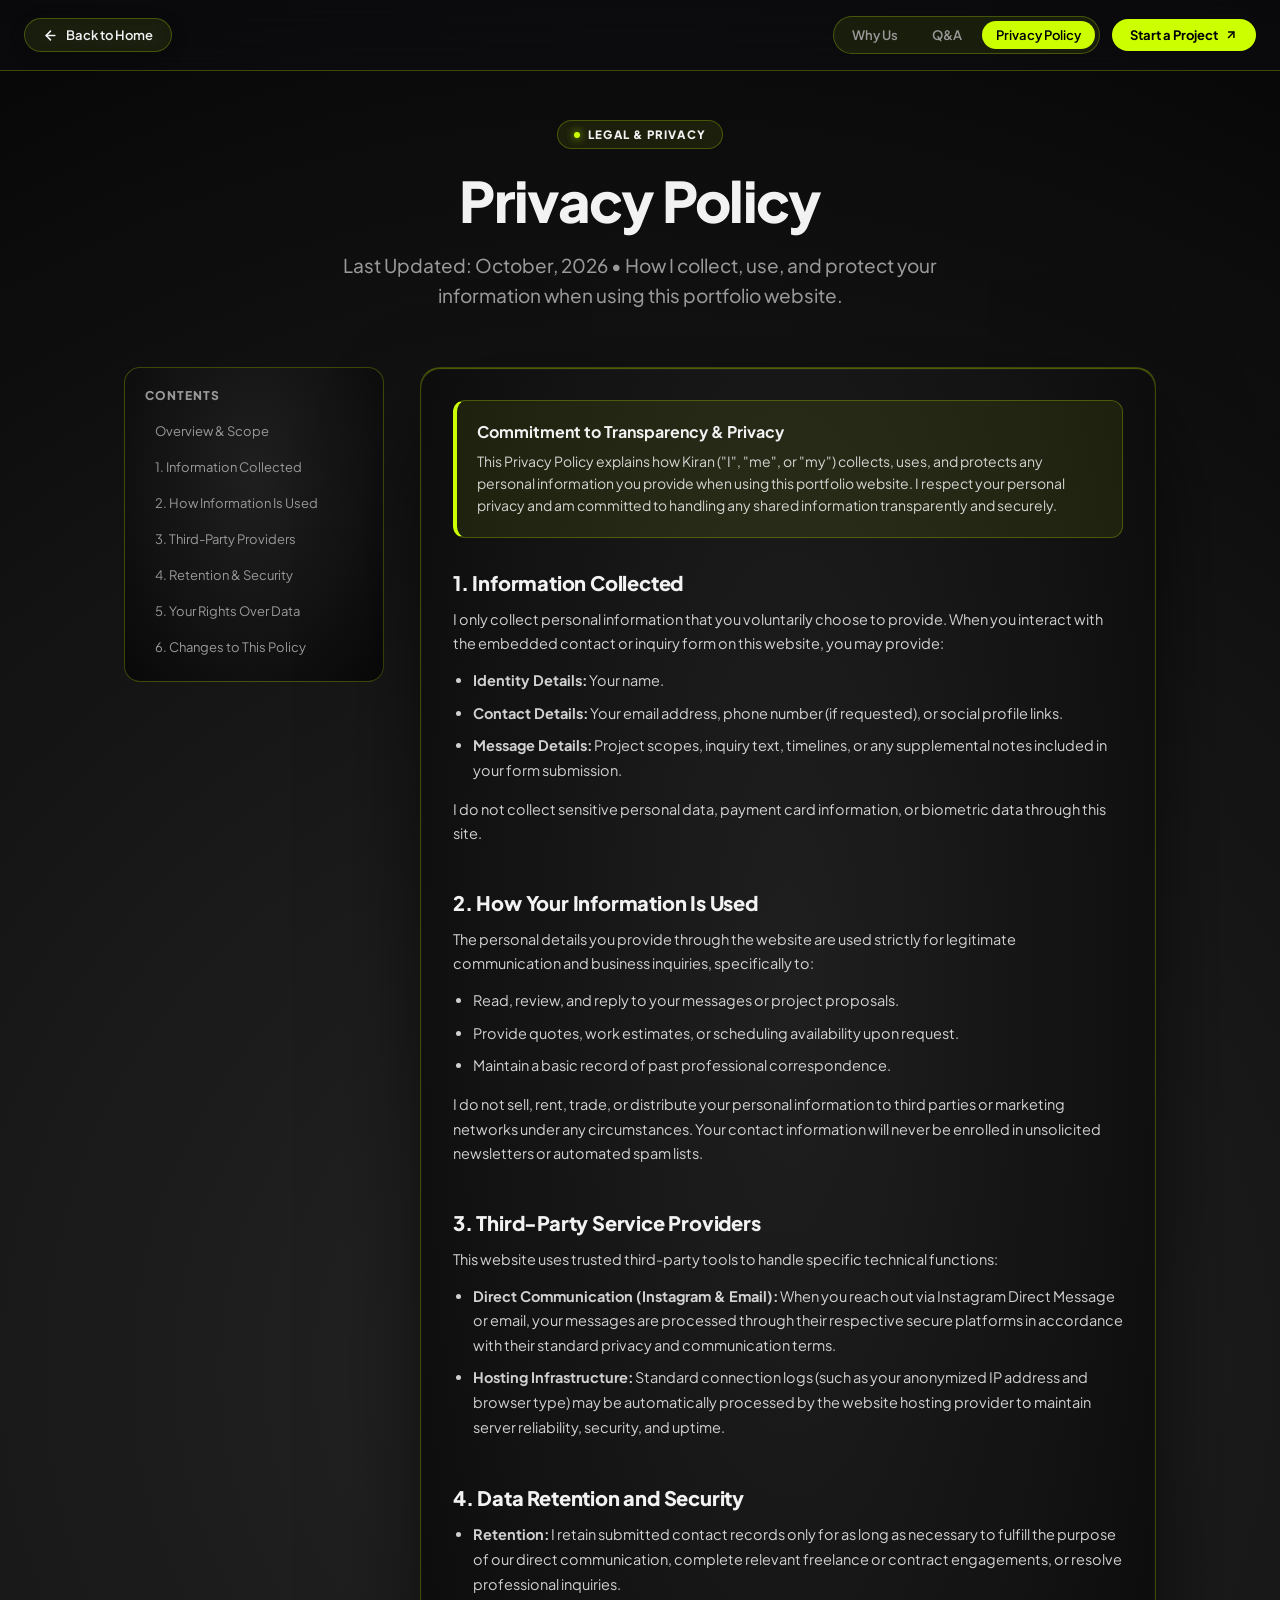
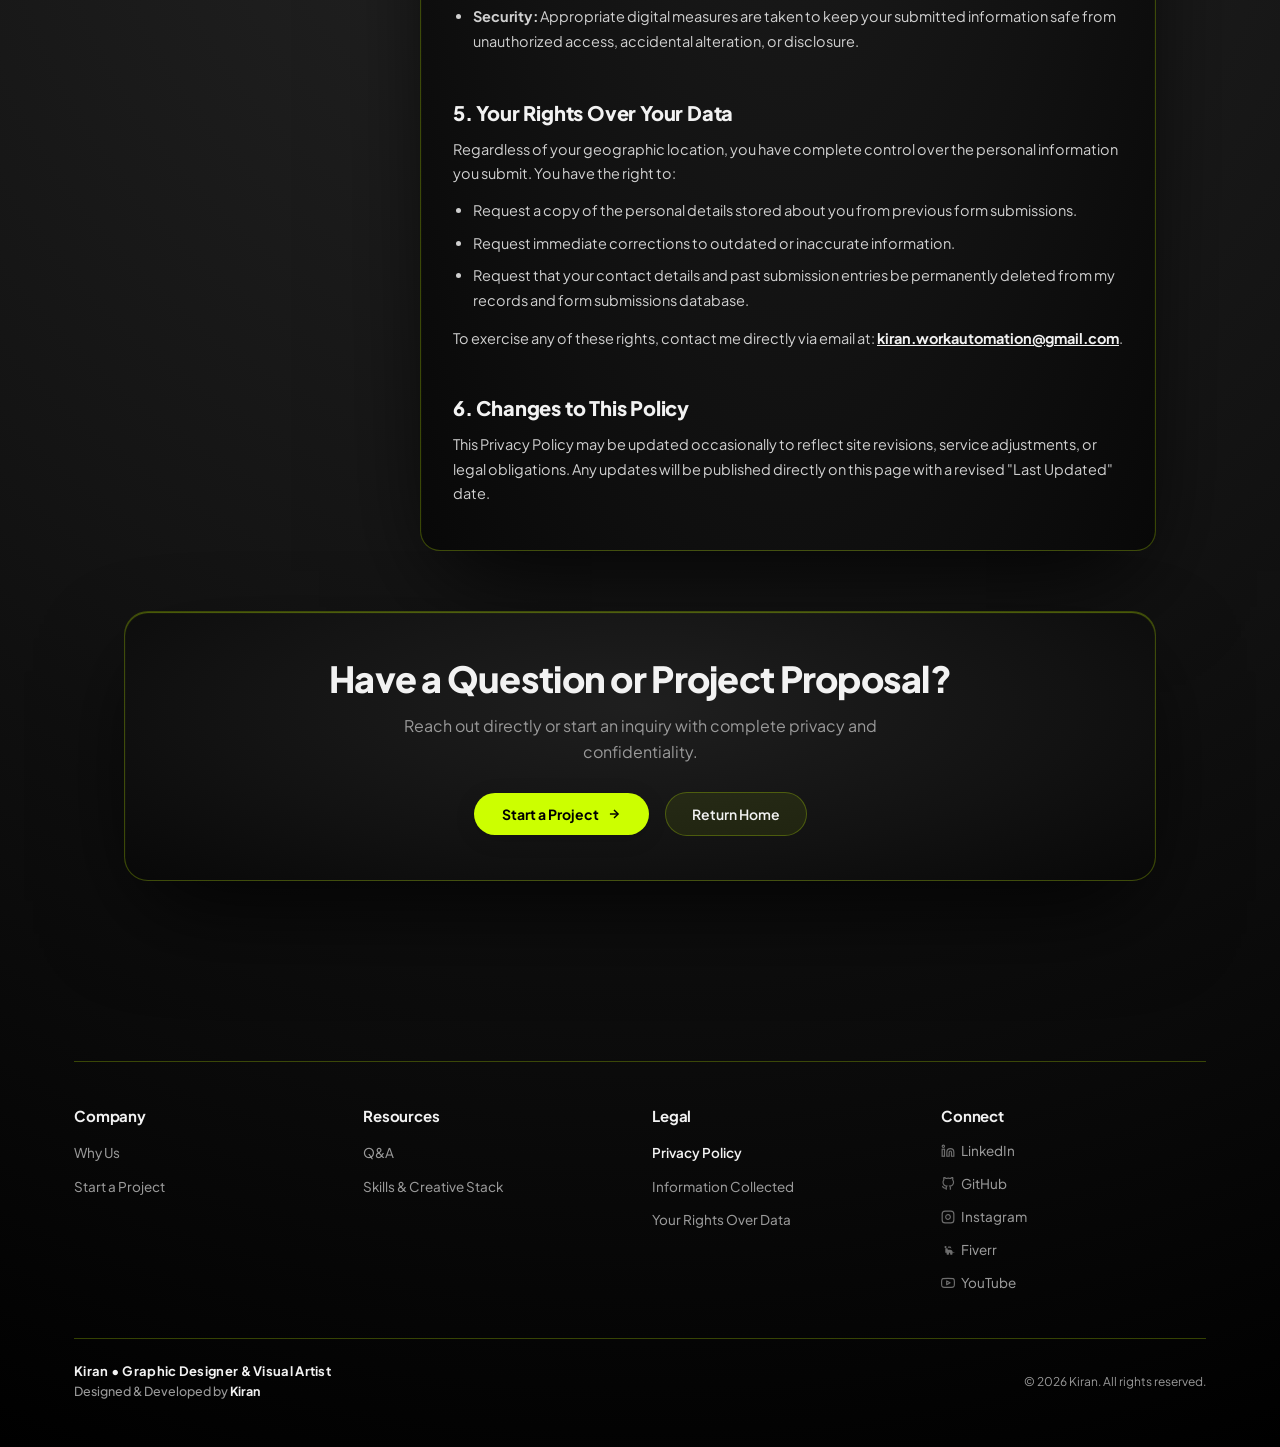
<file: privacy.html>
<!DOCTYPE html>
<html lang="en">
<head>
  <meta charset="UTF-8">
  <meta name="viewport" content="width=device-width, initial-scale=1.0">
  <title>Privacy Policy | Kiran - Graphic Designer &amp; Visual Artist</title>
  <meta name="description" content="Privacy Policy and personal data protection principles for Kiran's portfolio website.">
  <link rel="icon" type="image/png" href="cur.png">
  <link rel="preconnect" href="https://fonts.googleapis.com">
  <link rel="preconnect" href="https://fonts.gstatic.com" crossorigin>
  <link href="https://fonts.googleapis.com/css2?family=Plus+Jakarta+Sans:wght@300;400;500;600;700;800&family=Press+Start+2P&display=swap" rel="stylesheet">
  <link rel="stylesheet" href="style.css">
  <link rel="stylesheet" href="subpage.css">
  <script>
    (function() {
      try {
        var theme = localStorage.getItem('portfolio_theme') || 'lime';
        document.documentElement.setAttribute('data-theme', theme);
      } catch(e) {}
    })();
  </script>
</head>
<body class="subpage-body" data-theme="lime">

  <!-- Custom Glowing Cursor Dot -->
  <div class="cursor-dot hidden" id="cursor-dot"></div>

  <!-- Floating Subpage Header -->
  <header class="subpage-header">
    <div class="subpage-nav-left">
      <a href="index.html" class="subpage-back-btn" id="privacy-back-btn">
        <svg width="15" height="15" viewBox="0 0 24 24" fill="none" stroke="currentColor" stroke-width="2.5" stroke-linecap="round" stroke-linejoin="round"><line x1="19" y1="12" x2="5" y2="12"></line><polyline points="12 19 5 12 12 5"></polyline></svg>
        <span>Back to Home</span>
      </a>
    </div>

    <div class="subpage-nav-right">
      <nav class="subpage-nav-pills">
        <a href="why-us.html" class="subpage-nav-link">Why Us</a>
        <a href="qna.html" class="subpage-nav-link">Q&amp;A</a>
        <a href="privacy.html" class="subpage-nav-link active">Privacy Policy</a>
      </nav>
      <a href="project.html" class="subpage-nav-cta" id="privacy-cta-nav">
        <span>Start a Project</span>
        <svg width="14" height="14" viewBox="0 0 24 24" fill="none" stroke="currentColor" stroke-width="2.5"><line x1="7" y1="17" x2="17" y2="7"></line><polyline points="7 7 17 7 17 17"></polyline></svg>
      </a>
    </div>
  </header>

  <!-- Main Content -->
  <main class="subpage-main">
    
    <!-- Hero Section -->
    <section class="subpage-hero">
      <div class="subpage-badge">
        <span class="subpage-badge-dot"></span>
        <span>LEGAL &amp; PRIVACY</span>
      </div>
      <h1 class="subpage-title">Privacy Policy</h1>
      <p class="subpage-subtitle">
        Last Updated: October, 2026 &bull; How I collect, use, and protect your information when using this portfolio website.
      </p>
    </section>

    <!-- Privacy Layout with Sticky Sidebar -->
    <div class="privacy-layout">
      
      <!-- Quick Navigation Sidebar -->
      <aside class="privacy-sidebar">
        <div class="privacy-sidebar-title">Contents</div>
        <ul class="privacy-nav-list">
          <li><a href="#intro" class="privacy-nav-link">Overview &amp; Scope</a></li>
          <li><a href="#collection" class="privacy-nav-link">1. Information Collected</a></li>
          <li><a href="#usage" class="privacy-nav-link">2. How Information Is Used</a></li>
          <li><a href="#third-party" class="privacy-nav-link">3. Third-Party Providers</a></li>
          <li><a href="#retention-security" class="privacy-nav-link">4. Retention &amp; Security</a></li>
          <li><a href="#your-rights" class="privacy-nav-link">5. Your Rights Over Data</a></li>
          <li><a href="#changes" class="privacy-nav-link">6. Changes to This Policy</a></li>
        </ul>
      </aside>

      <!-- Main Clauses Container -->
      <div class="subpage-card privacy-content-card">
        
        <!-- Summary Callout -->
        <div class="privacy-highlight-box" id="intro">
          <h3>Commitment to Transparency &amp; Privacy</h3>
          <p>
            This Privacy Policy explains how Kiran ("I", "me", or "my") collects, uses, and protects any personal information you provide when using this portfolio website. I respect your personal privacy and am committed to handling any shared information transparently and securely.
          </p>
        </div>

        <!-- Section 1: Information Collected -->
        <section id="collection">
          <h2 class="privacy-clause-title">1. Information Collected</h2>
          <p class="privacy-clause-text">
            I only collect personal information that you voluntarily choose to provide. When you interact with the embedded contact or inquiry form on this website, you may provide:
          </p>
          <ul class="privacy-clause-list">
            <li><strong>Identity Details:</strong> Your name.</li>
            <li><strong>Contact Details:</strong> Your email address, phone number (if requested), or social profile links.</li>
            <li><strong>Message Details:</strong> Project scopes, inquiry text, timelines, or any supplemental notes included in your form submission.</li>
          </ul>
          <p class="privacy-clause-text">
            I do not collect sensitive personal data, payment card information, or biometric data through this site.
          </p>
        </section>

        <!-- Section 2: How Your Information Is Used -->
        <section id="usage">
          <h2 class="privacy-clause-title">2. How Your Information Is Used</h2>
          <p class="privacy-clause-text">
            The personal details you provide through the website are used strictly for legitimate communication and business inquiries, specifically to:
          </p>
          <ul class="privacy-clause-list">
            <li>Read, review, and reply to your messages or project proposals.</li>
            <li>Provide quotes, work estimates, or scheduling availability upon request.</li>
            <li>Maintain a basic record of past professional correspondence.</li>
          </ul>
          <p class="privacy-clause-text">
            I do not sell, rent, trade, or distribute your personal information to third parties or marketing networks under any circumstances. Your contact information will never be enrolled in unsolicited newsletters or automated spam lists.
          </p>
        </section>

        <!-- Section 3: Third-Party Service Providers -->
        <section id="third-party">
          <h2 class="privacy-clause-title">3. Third-Party Service Providers</h2>
          <p class="privacy-clause-text">
            This website uses trusted third-party tools to handle specific technical functions:
          </p>
          <ul class="privacy-clause-list">
            <li><strong>Direct Communication (Instagram &amp; Email):</strong> When you reach out via Instagram Direct Message or email, your messages are processed through their respective secure platforms in accordance with their standard privacy and communication terms.</li>
            <li><strong>Hosting Infrastructure:</strong> Standard connection logs (such as your anonymized IP address and browser type) may be automatically processed by the website hosting provider to maintain server reliability, security, and uptime.</li>
          </ul>
        </section>

        <!-- Section 4: Data Retention and Security -->
        <section id="retention-security">
          <h2 class="privacy-clause-title">4. Data Retention and Security</h2>
          <ul class="privacy-clause-list">
            <li><strong>Retention:</strong> I retain submitted contact records only for as long as necessary to fulfill the purpose of our direct communication, complete relevant freelance or contract engagements, or resolve professional inquiries.</li>
            <li><strong>Security:</strong> Appropriate digital measures are taken to keep your submitted information safe from unauthorized access, accidental alteration, or disclosure.</li>
          </ul>
        </section>

        <!-- Section 5: Your Rights Over Your Data -->
        <section id="your-rights">
          <h2 class="privacy-clause-title">5. Your Rights Over Your Data</h2>
          <p class="privacy-clause-text">
            Regardless of your geographic location, you have complete control over the personal information you submit. You have the right to:
          </p>
          <ul class="privacy-clause-list">
            <li>Request a copy of the personal details stored about you from previous form submissions.</li>
            <li>Request immediate corrections to outdated or inaccurate information.</li>
            <li>Request that your contact details and past submission entries be permanently deleted from my records and form submissions database.</li>
          </ul>
          <p class="privacy-clause-text">
            To exercise any of these rights, contact me directly via email at: <a href="mailto:kiran.workautomation@gmail.com" style="color: var(--text-main); font-weight: 700; text-decoration: underline;">kiran.workautomation@gmail.com</a>.
          </p>
        </section>

        <!-- Section 6: Changes to This Policy -->
        <section id="changes">
          <h2 class="privacy-clause-title">6. Changes to This Policy</h2>
          <p class="privacy-clause-text">
            This Privacy Policy may be updated occasionally to reflect site revisions, service adjustments, or legal obligations. Any updates will be published directly on this page with a revised "Last Updated" date.
          </p>
        </section>

      </div>

    </div>

    <!-- CTA Banner -->
    <section class="subpage-cta-banner">
      <h2 class="subpage-cta-title">Have a Question or Project Proposal?</h2>
      <p class="subpage-cta-desc">
        Reach out directly or start an inquiry with complete privacy and confidentiality.
      </p>
      <div class="subpage-cta-btns">
        <a href="project.html" class="subpage-primary-btn" id="privacy-start-project-cta">
          <span>Start a Project</span>
          <svg width="14" height="14" viewBox="0 0 24 24" fill="none" stroke="currentColor" stroke-width="2.5"><line x1="5" y1="12" x2="19" y2="12"></line><polyline points="12 5 19 12 12 19"></polyline></svg>
        </a>
        <a href="index.html" class="subpage-secondary-btn">
          <span>Return Home</span>
        </a>
      </div>
    </section>

  </main>

  <!-- Standalone Footer (Claude/Anthropic-Inspired Multi-Column Directory) -->
  <footer class="site-standalone-footer">
    <div class="footer-columns-grid">
      <!-- Column 1: Company -->
      <div class="footer-nav-col">
        <h4 class="footer-nav-heading">Company</h4>
        <ul class="footer-nav-list">
          <li><a href="why-us.html" class="footer-nav-link">Why Us</a></li>
          <li><a href="project.html" class="footer-nav-link">Start a Project</a></li>
        </ul>
      </div>

      <!-- Column 2: Resources -->
      <div class="footer-nav-col">
        <h4 class="footer-nav-heading">Resources</h4>
        <ul class="footer-nav-list">
          <li><a href="qna.html" class="footer-nav-link">Q&amp;A</a></li>
          <li><a href="index.html#skills" class="footer-nav-link">Skills &amp; Creative Stack</a></li>
        </ul>
      </div>

      <!-- Column 3: Legal -->
      <div class="footer-nav-col">
        <h4 class="footer-nav-heading">Legal</h4>
        <ul class="footer-nav-list">
          <li><a href="privacy.html" class="footer-nav-link active">Privacy Policy</a></li>
          <li><a href="#collection" class="footer-nav-link">Information Collected</a></li>
          <li><a href="#your-rights" class="footer-nav-link">Your Rights Over Data</a></li>
        </ul>
      </div>

      <!-- Column 4: Connect -->
      <div class="footer-nav-col">
        <h4 class="footer-nav-heading">Connect</h4>
        <ul class="footer-nav-list">
          <li>
            <a href="https://www.linkedin.com/in/kiran-kishore-a50ba543b" target="_blank" rel="noopener" class="footer-nav-link">
              <svg width="14" height="14" viewBox="0 0 24 24" fill="none" stroke="currentColor" stroke-width="2" style="vertical-align: -2px; margin-right: 6px;"><path d="M16 8a6 6 0 0 1 6 6v7h-4v-7a2 2 0 0 0-2-2 2 2 0 0 0-2 2v7h-4v-7a6 6 0 0 1 6-6z"/><rect x="2" y="9" width="4" height="12"/><circle cx="4" cy="4" r="2"/></svg>
              <span>LinkedIn</span>
            </a>
          </li>
          <li>
            <a href="https://github.com/kirankishore-lab" target="_blank" rel="noopener" class="footer-nav-link">
              <svg width="14" height="14" viewBox="0 0 24 24" fill="none" stroke="currentColor" stroke-width="2" style="vertical-align: -2px; margin-right: 6px;"><path d="M9 19c-5 1.5-5-2.5-7-3m14 6v-3.87a3.37 3.37 0 0 0-.94-2.61c3.14-.35 6.44-1.54 6.44-7A5.44 5.44 0 0 0 20 4.77 5.07 5.07 0 0 0 19.91 1S18.73.65 16 2.48a13.38 13.38 0 0 0-7 0C6.27.65 5.09 1 5.09 1A5.07 5.07 0 0 0 5 4.77a5.44 5.44 0 0 0-1.5 3.78c0 5.42 3.3 6.61 6.44 7A3.37 3.37 0 0 0 9 18.13V22"/></svg>
              <span>GitHub</span>
            </a>
          </li>
          <li>
            <a href="https://www.instagram.com/kiran.workflow_forge/" target="_blank" rel="noopener" class="footer-nav-link">
              <svg width="14" height="14" viewBox="0 0 24 24" fill="none" stroke="currentColor" stroke-width="2" style="vertical-align: -2px; margin-right: 6px;"><rect x="2" y="2" width="20" height="20" rx="5" ry="5"/><path d="M16 11.37A4 4 0 1 1 12.63 8 4 4 0 0 1 16 11.37z"/><line x1="17.5" y1="6.5" x2="17.51" y2="6.5"/></svg>
              <span>Instagram</span>
            </a>
          </li>
          <li>
            <a href="https://www.fiverr.com/s/P44rPwG" target="_blank" rel="noopener" class="footer-nav-link">
              <svg width="14" height="14" viewBox="0 0 24 24" fill="currentColor" style="vertical-align: -2px; margin-right: 6px;"><path d="M23.004 15.588a.97.97 0 0 1-.968.968h-2.366v2.457c0 .536-.432.968-.968.968h-2.148a.97.97 0 0 1-.968-.968v-2.457H13.68v2.457c0 .536-.432.968-.968.968h-2.148a.97.97 0 0 1-.968-.968v-6.529c0-.536.432-.968.968-.968h5.012a4.42 4.42 0 0 1 4.417 4.417v.072h1.995c.536 0 .968.432.968.968v1.072zM17.433 8.354a2.21 2.21 0 0 0-2.209-2.208H12.71c-.536 0-.968.432-.968.968v1.24h3.483c1.22 0 2.208.988 2.208 2.208zm-7.904 8.202H7.38v-6.53c0-.535.433-.967.969-.967h2.148c.536 0 .968.432.968.968v6.529h-1.936zm.001-9.522a1.8 1.8 0 1 1-3.6 0 1.8 1.8 0 0 1 3.6 0z"/></svg>
              <span>Fiverr</span>
            </a>
          </li>
          <li>
            <a href="https://youtube.com/@kiranworkflow-c3x?si=Xgb_FYuaA4_t0V8l" target="_blank" rel="noopener" class="footer-nav-link">
              <svg width="14" height="14" viewBox="0 0 24 24" fill="none" stroke="currentColor" stroke-width="2" stroke-linecap="round" stroke-linejoin="round" style="vertical-align: -2px; margin-right: 6px;"><path d="M22.54 6.42a2.78 2.78 0 0 0-1.94-2C18.88 4 12 4 12 4s-6.88 0-8.6.46a2.78 2.78 0 0 0-1.94 2A29 29 0 0 0 1 11.75a29 29 0 0 0 .46 5.33A2.78 2.78 0 0 0 3.4 19c1.72.46 8.6.46 8.6.46s6.88 0 8.6-.46a2.78 2.78 0 0 0 1.94-2 29 29 0 0 0 .46-5.25 29 29 0 0 0-.46-5.33z"/><polygon points="9.75 15.02 15.5 11.75 9.75 8.48 9.75 15.02"/></svg>
              <span>YouTube</span>
            </a>
          </li>
        </ul>
      </div>
    </div>

    <!-- Standalone Footer Bottom Bar -->
    <div class="standalone-footer-bottom">
      <div class="footer-bottom-brand">
        <span class="footer-brand-title">Kiran &bull; Graphic Designer &amp; Visual Artist</span>
        <span class="footer-credit-text">Designed &amp; Developed by <strong>Kiran</strong></span>
      </div>
      <p class="footer-copyright-text">&copy; 2026 Kiran. All rights reserved.</p>
    </div>
  </footer>

  <script src="subpage.js"></script>
</body>
</html>
</file>
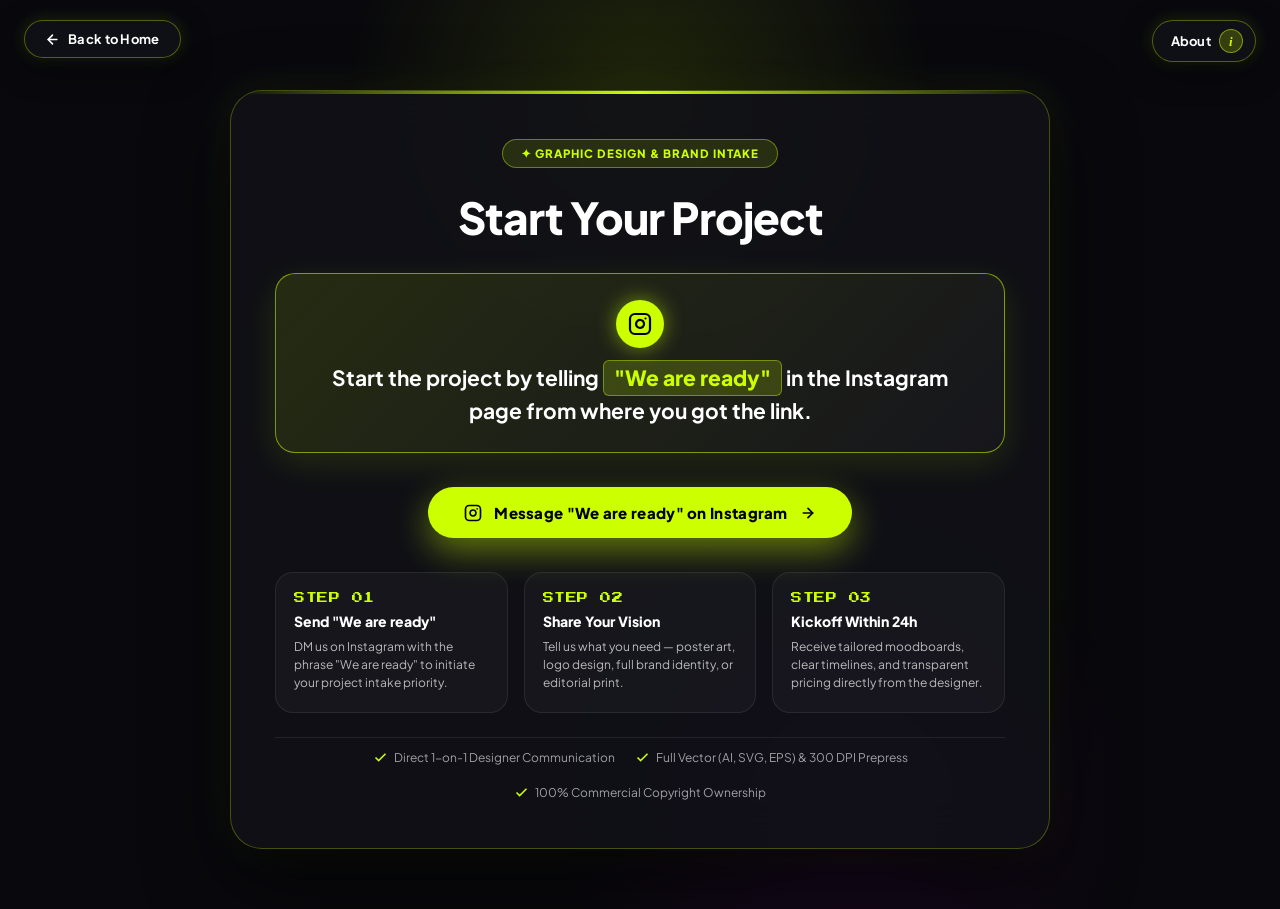
<file: project.html>
<!DOCTYPE html>
<html lang="en">
  <head>
    <meta charset="UTF-8">
    <meta name="viewport" content="width=device-width, initial-scale=1.0, maximum-scale=1.0, user-scalable=0">
    <title>Start Your Graphic Design Project - Kiran</title>
    <link rel="icon" type="image/png" href="cur.png">
    <link rel="preconnect" href="https://fonts.googleapis.com">
    <link rel="preconnect" href="https://fonts.gstatic.com" crossorigin>
    <link href="https://fonts.googleapis.com/css2?family=Plus+Jakarta+Sans:wght@300;400;500;600;700;800&family=Press+Start+2P&display=swap" rel="stylesheet">
    <style type="text/css">
      * {
        box-sizing: border-box;
        margin: 0;
        padding: 0;
      }
      html, body {
        margin: 0;
        padding: 0;
        min-height: 100%;
        width: 100%;
        background: #09090d;
        color: #ffffff;
        font-family: 'Plus Jakarta Sans', sans-serif;
        overflow-x: hidden;
      }

      /* Ambient Background Glows */
      body::before {
        content: '';
        position: fixed;
        top: -150px;
        left: 50%;
        transform: translateX(-50%);
        width: 700px;
        height: 500px;
        background: radial-gradient(circle, rgba(204, 255, 0, 0.12) 0%, rgba(204, 255, 0, 0) 70%);
        pointer-events: none;
        z-index: 0;
      }
      body::after {
        content: '';
        position: fixed;
        bottom: -200px;
        right: 10%;
        width: 600px;
        height: 600px;
        background: radial-gradient(circle, rgba(224, 0, 255, 0.08) 0%, rgba(0, 0, 0, 0) 70%);
        pointer-events: none;
        z-index: 0;
      }

      /* Top Left: Back to Home */
      .top-nav-left {
        position: fixed;
        top: 20px;
        left: 24px;
        z-index: 999999;
        display: flex;
        align-items: center;
      }
      .back-floating-btn {
        display: inline-flex;
        align-items: center;
        gap: 8px;
        padding: 10px 20px;
        border-radius: 999px;
        background: rgba(17, 17, 24, 0.88);
        border: 1px solid rgba(204, 255, 0, 0.35);
        color: #ffffff;
        text-decoration: none;
        font-size: 13px;
        font-weight: 700;
        letter-spacing: 0.3px;
        backdrop-filter: blur(14px);
        -webkit-backdrop-filter: blur(14px);
        box-shadow: 0 10px 30px rgba(0, 0, 0, 0.5), 0 0 15px rgba(204, 255, 0, 0.15);
        transition: all 0.25s ease;
        cursor: pointer;
      }
      .back-floating-btn:hover {
        background: #ccff00;
        color: #000000;
        border-color: #ccff00;
        transform: translateY(-2px);
        box-shadow: 0 12px 35px rgba(204, 255, 0, 0.4);
      }

      /* Top Right: About + (i) Icon Button */
      .top-nav-right {
        position: fixed;
        top: 20px;
        right: 24px;
        z-index: 999999;
        display: flex;
        align-items: center;
      }
      .about-info-capsule-btn {
        display: inline-flex;
        align-items: center;
        gap: 8px;
        padding: 8px 12px 8px 18px;
        border-radius: 999px;
        background: rgba(17, 17, 24, 0.88);
        border: 1px solid rgba(204, 255, 0, 0.35);
        color: #ffffff;
        font-size: 13px;
        font-weight: 700;
        font-family: 'Plus Jakarta Sans', sans-serif;
        letter-spacing: 0.3px;
        backdrop-filter: blur(14px);
        -webkit-backdrop-filter: blur(14px);
        box-shadow: 0 10px 30px rgba(0, 0, 0, 0.5), 0 0 15px rgba(204, 255, 0, 0.15);
        transition: all 0.25s ease;
        cursor: pointer;
      }
      .about-info-capsule-btn:hover,
      .about-info-capsule-btn.active {
        background: #ccff00;
        color: #000000;
        border-color: #ccff00;
        transform: translateY(-2px);
        box-shadow: 0 12px 35px rgba(204, 255, 0, 0.4);
      }
      .info-icon-badge {
        width: 24px;
        height: 24px;
        border-radius: 50%;
        background: rgba(204, 255, 0, 0.2);
        border: 1px solid rgba(204, 255, 0, 0.5);
        color: #ccff00;
        display: inline-flex;
        align-items: center;
        justify-content: center;
        font-size: 13px;
        font-weight: 800;
        font-family: Georgia, serif;
        font-style: italic;
        line-height: 1;
        transition: all 0.25s ease;
      }
      .about-info-capsule-btn:hover .info-icon-badge,
      .about-info-capsule-btn.active .info-icon-badge {
        background: #000000;
        color: #ccff00;
        border-color: #000000;
      }

      /* Info Modal Popover Note */
      .info-popover-modal {
        position: fixed;
        top: 72px;
        right: 24px;
        left: auto;
        width: 480px;
        max-width: calc(100vw - 48px);
        max-height: calc(100vh - 100px);
        background: rgba(12, 12, 18, 0.96);
        border: 1px solid rgba(204, 255, 0, 0.4);
        border-radius: 24px;
        padding: 24px 26px;
        color: #ffffff;
        z-index: 999999;
        backdrop-filter: blur(20px);
        -webkit-backdrop-filter: blur(20px);
        box-shadow: 0 24px 70px rgba(0, 0, 0, 0.85), 0 0 30px rgba(204, 255, 0, 0.18);
        opacity: 0;
        visibility: hidden;
        transform: translateY(-12px) scale(0.96);
        transition: all 0.32s cubic-bezier(0.16, 1, 0.3, 1);
        display: flex;
        flex-direction: column;
        overflow: hidden;
      }
      .info-popover-modal.is-open {
        opacity: 1;
        visibility: visible;
        transform: translateY(0) scale(1);
      }
      .info-popover-header {
        display: flex;
        align-items: center;
        justify-content: space-between;
        padding-bottom: 14px;
        border-bottom: 1px solid rgba(255, 255, 255, 0.12);
        margin-bottom: 16px;
        flex-shrink: 0;
      }
      .info-popover-title-row {
        display: flex;
        align-items: center;
        gap: 8px;
      }
      .info-sparkle-icon {
        color: #ccff00;
        font-size: 16px;
      }
      .info-popover-main-title {
        font-size: 18px;
        font-weight: 800;
        letter-spacing: -0.4px;
        color: #ffffff;
      }
      .info-popover-close {
        width: 30px;
        height: 30px;
        border-radius: 50%;
        background: rgba(255, 255, 255, 0.08);
        border: 1px solid rgba(255, 255, 255, 0.15);
        color: rgba(255, 255, 255, 0.7);
        font-size: 18px;
        display: flex;
        align-items: center;
        justify-content: center;
        cursor: pointer;
        transition: all 0.2s ease;
      }
      .info-popover-close:hover {
        background: #ccff00;
        color: #000000;
        border-color: #ccff00;
      }
      .info-popover-body {
        overflow-y: auto;
        padding-right: 6px;
        display: flex;
        flex-direction: column;
        gap: 16px;
      }
      .info-popover-body::-webkit-scrollbar {
        width: 4px;
      }
      .info-popover-body::-webkit-scrollbar-thumb {
        background: rgba(204, 255, 0, 0.3);
        border-radius: 4px;
      }
      .info-intro-p {
        font-size: 13px;
        line-height: 1.6;
        color: rgba(255, 255, 255, 0.85);
      }
      .info-section-heading {
        font-size: 14px;
        font-weight: 800;
        letter-spacing: 0.5px;
        color: #ccff00;
        text-transform: uppercase;
        margin-top: 6px;
        padding-top: 10px;
        border-top: 1px dashed rgba(255, 255, 255, 0.12);
      }
      .info-steps-list {
        display: flex;
        flex-direction: column;
        gap: 12px;
      }
      .info-step-card {
        background: rgba(255, 255, 255, 0.04);
        border: 1px solid rgba(255, 255, 255, 0.09);
        border-radius: 14px;
        padding: 14px 16px;
        display: flex;
        flex-direction: column;
        gap: 6px;
      }
      .info-step-title {
        font-size: 13px;
        font-weight: 800;
        color: #ffffff;
      }
      .info-step-desc {
        font-size: 12px;
        line-height: 1.55;
        color: rgba(255, 255, 255, 0.78);
      }

      /* Main Fullscreen Stage Layout */
      .project-start-viewport {
        position: relative;
        z-index: 1;
        min-height: 100vh;
        display: flex;
        align-items: center;
        justify-content: center;
        padding: 90px 24px 60px 24px;
      }
      .project-start-card {
        width: 100%;
        max-width: 820px;
        background: rgba(17, 17, 24, 0.85);
        border: 1px solid rgba(204, 255, 0, 0.28);
        border-radius: 32px;
        padding: 48px 44px;
        backdrop-filter: blur(24px);
        -webkit-backdrop-filter: blur(24px);
        box-shadow: 0 30px 80px rgba(0, 0, 0, 0.7), 0 0 40px rgba(204, 255, 0, 0.08);
        text-align: center;
        display: flex;
        flex-direction: column;
        align-items: center;
        gap: 24px;
        position: relative;
        overflow: hidden;
      }
      .project-start-card::before {
        content: '';
        position: absolute;
        top: 0;
        left: 0;
        right: 0;
        height: 3px;
        background: linear-gradient(90deg, transparent, #ccff00, transparent);
      }

      /* Pill Badge */
      .start-pill-badge {
        display: inline-flex;
        align-items: center;
        gap: 8px;
        padding: 6px 18px;
        border-radius: 999px;
        background: rgba(204, 255, 0, 0.12);
        border: 1px solid rgba(204, 255, 0, 0.4);
        color: #ccff00;
        font-size: 11.5px;
        font-weight: 800;
        letter-spacing: 1px;
        text-transform: uppercase;
      }
      .start-main-title {
        font-size: clamp(28px, 5vw, 44px);
        font-weight: 800;
        letter-spacing: -1px;
        line-height: 1.15;
        color: #ffffff;
      }

      /* Callout Instruction Box (User Requested Statement) */
      .start-instruction-box {
        width: 100%;
        background: linear-gradient(135deg, rgba(204, 255, 0, 0.12), rgba(255, 255, 255, 0.03));
        border: 1.5px solid rgba(204, 255, 0, 0.55);
        border-radius: 20px;
        padding: 26px 28px;
        box-shadow: 0 10px 35px rgba(204, 255, 0, 0.12);
        display: flex;
        flex-direction: column;
        align-items: center;
        gap: 12px;
        margin: 6px 0;
      }
      .instruction-icon-wrap {
        width: 48px;
        height: 48px;
        border-radius: 50%;
        background: #ccff00;
        color: #000000;
        display: flex;
        align-items: center;
        justify-content: center;
        box-shadow: 0 0 20px rgba(204, 255, 0, 0.5);
      }
      .instruction-text {
        font-size: clamp(16px, 2.5vw, 21px);
        font-weight: 700;
        line-height: 1.45;
        color: #ffffff;
        max-width: 660px;
      }
      .highlight-phrase {
        color: #ccff00;
        background: rgba(204, 255, 0, 0.18);
        padding: 2px 10px;
        border-radius: 6px;
        border: 1px solid rgba(204, 255, 0, 0.4);
        display: inline-block;
        font-weight: 800;
      }

      /* Big Instagram Direct Button */
      .insta-action-btn {
        display: inline-flex;
        align-items: center;
        justify-content: center;
        gap: 12px;
        padding: 16px 36px;
        border-radius: 999px;
        background: #ccff00;
        color: #000000;
        font-size: 15px;
        font-weight: 800;
        letter-spacing: 0.3px;
        text-decoration: none;
        box-shadow: 0 12px 35px rgba(204, 255, 0, 0.45);
        transition: all 0.28s cubic-bezier(0.16, 1, 0.3, 1);
        cursor: pointer;
        margin-top: 4px;
      }
      .insta-action-btn:hover {
        transform: translateY(-3px) scale(1.02);
        box-shadow: 0 18px 45px rgba(204, 255, 0, 0.65);
        background: #ffffff;
        color: #000000;
      }
      .insta-action-btn svg {
        transition: transform 0.2s ease;
      }
      .insta-action-btn:hover svg {
        transform: translateX(4px);
      }

      /* 3 Step Design Intake Cards */
      .intake-steps-grid {
        width: 100%;
        display: grid;
        grid-template-columns: repeat(3, 1fr);
        gap: 16px;
        margin-top: 10px;
      }
      .intake-step-card {
        background: rgba(255, 255, 255, 0.03);
        border: 1px solid rgba(255, 255, 255, 0.08);
        border-radius: 18px;
        padding: 20px 18px;
        text-align: left;
        display: flex;
        flex-direction: column;
        gap: 8px;
        transition: all 0.25s ease;
      }
      .intake-step-card:hover {
        background: rgba(255, 255, 255, 0.06);
        border-color: rgba(204, 255, 0, 0.3);
        transform: translateY(-2px);
      }
      .intake-step-num {
        font-family: 'Press Start 2P', monospace;
        font-size: 11px;
        color: #ccff00;
        letter-spacing: 0.5px;
      }
      .intake-step-heading {
        font-size: 14px;
        font-weight: 800;
        color: #ffffff;
      }
      .intake-step-text {
        font-size: 12px;
        line-height: 1.5;
        color: rgba(255, 255, 255, 0.7);
      }

      /* Bottom Trust Badges */
      .intake-trust-footer {
        display: flex;
        align-items: center;
        justify-content: center;
        flex-wrap: wrap;
        gap: 20px;
        font-size: 12px;
        color: rgba(255, 255, 255, 0.6);
        padding-top: 12px;
        border-top: 1px solid rgba(255, 255, 255, 0.08);
        width: 100%;
      }
      .trust-item {
        display: inline-flex;
        align-items: center;
        gap: 6px;
      }
      .trust-item svg {
        color: #ccff00;
      }

      @media (max-width: 768px) {
        .project-start-card {
          padding: 32px 22px;
          border-radius: 24px;
        }
        .intake-steps-grid {
          grid-template-columns: 1fr;
        }
        .top-nav-left {
          left: 16px;
          top: 16px;
        }
        .top-nav-right {
          right: 16px;
          top: 16px;
        }
        .back-floating-btn {
          padding: 8px 14px;
          font-size: 12px;
        }
        .about-info-capsule-btn {
          padding: 6px 10px 6px 14px;
          font-size: 12px;
        }
      }
    </style>
  </head>
  <body>

    <!-- Top Left Floating Navigation: Back to Home -->
    <div class="top-nav-left">
      <a href="index.html" class="back-floating-btn" title="Back to Portfolio">
        <svg width="15" height="15" viewBox="0 0 24 24" fill="none" stroke="currentColor" stroke-width="2.5" stroke-linecap="round" stroke-linejoin="round">
          <line x1="19" y1="12" x2="5" y2="12"></line>
          <polyline points="12 19 5 12 12 5"></polyline>
        </svg>
        Back to Home
      </a>
    </div>

    <!-- Top Right Floating Navigation: About + i Icon -->
    <div class="top-nav-right">
      <button class="about-info-capsule-btn" id="info-btn" aria-label="About this Project Intake" title="About">
        <span>About</span>
        <span class="info-icon-badge">i</span>
      </button>
    </div>

    <!-- Info Popover Modal Note -->
    <div class="info-popover-modal" id="info-modal">
      <div class="info-popover-header">
        <div class="info-popover-title-row">
          <span class="info-sparkle-icon">&#10022;</span>
          <h2 class="info-popover-main-title">How Projects Begin</h2>
        </div>
        <button class="info-popover-close" id="info-close" aria-label="Close Info">&times;</button>
      </div>

      <div class="info-popover-body">
        <p class="info-intro-p">
          We keep the project kickoff simple, fast, and transparent. Instead of long impersonal forms, we connect with you directly on Instagram to understand your visual goals, brand aesthetics, and turnaround requirements.
        </p>

        <h3 class="info-section-heading">What Happens Next?</h3>

        <div class="info-steps-list">

          <!-- Step 01 -->
          <div class="info-step-card">
            <div class="info-step-title">01 &mdash; Direct Message Kickoff</div>
            <p class="info-step-desc">
              Send us a direct message saying <strong>"We are ready"</strong> on our Instagram page where you discovered our work.
            </p>
          </div>

          <!-- Step 02 -->
          <div class="info-step-card">
            <div class="info-step-title">02 &mdash; Vision &amp; Requirements Review</div>
            <p class="info-step-desc">
              Share your project details — whether you need a poster design, brand identity, logo suite, editorial layout, or marketing creative. We’ll review your references and style goals.
            </p>
          </div>

          <!-- Step 03 -->
          <div class="info-step-card">
            <div class="info-step-title">03 &mdash; Moodboard &amp; Quote</div>
            <p class="info-step-desc">
              Within <strong>24 hours</strong>, we’ll reply with creative direction, estimated timeline, milestone breakdown, and transparent quote.
            </p>
          </div>

          <!-- Step 04 -->
          <div class="info-step-card">
            <div class="info-step-title">04 &mdash; Design Execution &amp; Master Files</div>
            <p class="info-step-desc">
              Once approved, we begin crafting your designs with frequent updates, revision rounds, and delivery of 100% scalable vector sources (AI, EPS, SVG) and print-ready 300 DPI master files.
            </p>
          </div>

        </div>
      </div>
    </div>

    <!-- Main Viewport Section -->
    <main class="project-start-viewport">
      <div class="project-start-card">

        <!-- Header Pill Badge -->
        <div class="start-pill-badge">
          <span>✦ GRAPHIC DESIGN &amp; BRAND INTAKE</span>
        </div>

        <!-- Main Title -->
        <h1 class="start-main-title">Start Your Project</h1>

        <!-- High-Impact Instruction Box (User Requested Statement) -->
        <div class="start-instruction-box">
          <div class="instruction-icon-wrap">
            <svg width="24" height="24" viewBox="0 0 24 24" fill="none" stroke="currentColor" stroke-width="2.2" stroke-linecap="round" stroke-linejoin="round">
              <rect x="2" y="2" width="20" height="20" rx="5" ry="5"></rect>
              <path d="M16 11.37A4 4 0 1 1 12.63 8 4 4 0 0 1 16 11.37z"></path>
              <line x1="17.5" y1="6.5" x2="17.51" y2="6.5"></line>
            </svg>
          </div>
          <p class="instruction-text">
            Start the project by telling <span class="highlight-phrase">"We are ready"</span> in the Instagram page from where you got the link.
          </p>
        </div>

        <!-- Instagram Direct Action CTA Button -->
        <a href="https://www.instagram.com/kiran.workflow_forge/" target="_blank" rel="noopener" class="insta-action-btn" title="Open Instagram to Start Project">
          <svg width="18" height="18" viewBox="0 0 24 24" fill="none" stroke="currentColor" stroke-width="2.2" stroke-linecap="round" stroke-linejoin="round">
            <rect x="2" y="2" width="20" height="20" rx="5" ry="5"></rect>
            <path d="M16 11.37A4 4 0 1 1 12.63 8 4 4 0 0 1 16 11.37z"></path>
            <line x1="17.5" y1="6.5" x2="17.51" y2="6.5"></line>
          </svg>
          <span>Message "We are ready" on Instagram</span>
          <svg width="16" height="16" viewBox="0 0 24 24" fill="none" stroke="currentColor" stroke-width="2.5" stroke-linecap="round" stroke-linejoin="round">
            <line x1="5" y1="12" x2="19" y2="12"></line>
            <polyline points="12 5 19 12 12 19"></polyline>
          </svg>
        </a>

        <!-- 3 Step Intake Guide -->
        <div class="intake-steps-grid">
          <div class="intake-step-card">
            <span class="intake-step-num">STEP 01</span>
            <h3 class="intake-step-heading">Send "We are ready"</h3>
            <p class="intake-step-text">DM us on Instagram with the phrase "We are ready" to initiate your project intake priority.</p>
          </div>
          <div class="intake-step-card">
            <span class="intake-step-num">STEP 02</span>
            <h3 class="intake-step-heading">Share Your Vision</h3>
            <p class="intake-step-text">Tell us what you need — poster art, logo design, full brand identity, or editorial print.</p>
          </div>
          <div class="intake-step-card">
            <span class="intake-step-num">STEP 03</span>
            <h3 class="intake-step-heading">Kickoff Within 24h</h3>
            <p class="intake-step-text">Receive tailored moodboards, clear timelines, and transparent pricing directly from the designer.</p>
          </div>
        </div>

        <!-- Trust Badges -->
        <div class="intake-trust-footer">
          <div class="trust-item">
            <svg width="15" height="15" viewBox="0 0 24 24" fill="none" stroke="currentColor" stroke-width="2.5"><polyline points="20 6 9 17 4 12"></polyline></svg>
            <span>Direct 1-on-1 Designer Communication</span>
          </div>
          <div class="trust-item">
            <svg width="15" height="15" viewBox="0 0 24 24" fill="none" stroke="currentColor" stroke-width="2.5"><polyline points="20 6 9 17 4 12"></polyline></svg>
            <span>Full Vector (AI, SVG, EPS) &amp; 300 DPI Prepress</span>
          </div>
          <div class="trust-item">
            <svg width="15" height="15" viewBox="0 0 24 24" fill="none" stroke="currentColor" stroke-width="2.5"><polyline points="20 6 9 17 4 12"></polyline></svg>
            <span>100% Commercial Copyright Ownership</span>
          </div>
        </div>

      </div>
    </main>

    <script>
      const infoBtn = document.getElementById('info-btn');
      const infoModal = document.getElementById('info-modal');
      const infoClose = document.getElementById('info-close');

      if (infoBtn && infoModal) {
        // Instant open on hover
        infoBtn.addEventListener('mouseenter', () => {
          infoModal.classList.add('is-open');
          infoBtn.classList.add('active');
        });

        // Toggle on click
        infoBtn.addEventListener('click', (e) => {
          e.stopPropagation();
          infoModal.classList.toggle('is-open');
          infoBtn.classList.toggle('active', infoModal.classList.contains('is-open'));
        });

        if (infoClose) {
          infoClose.addEventListener('click', (e) => {
            e.stopPropagation();
            infoModal.classList.remove('is-open');
            infoBtn.classList.remove('active');
          });
        }

        document.addEventListener('click', (e) => {
          if (!infoModal.contains(e.target) && !infoBtn.contains(e.target)) {
            infoModal.classList.remove('is-open');
            infoBtn.classList.remove('active');
          }
        });
      }
    </script>
  </body>
</html>
</file>
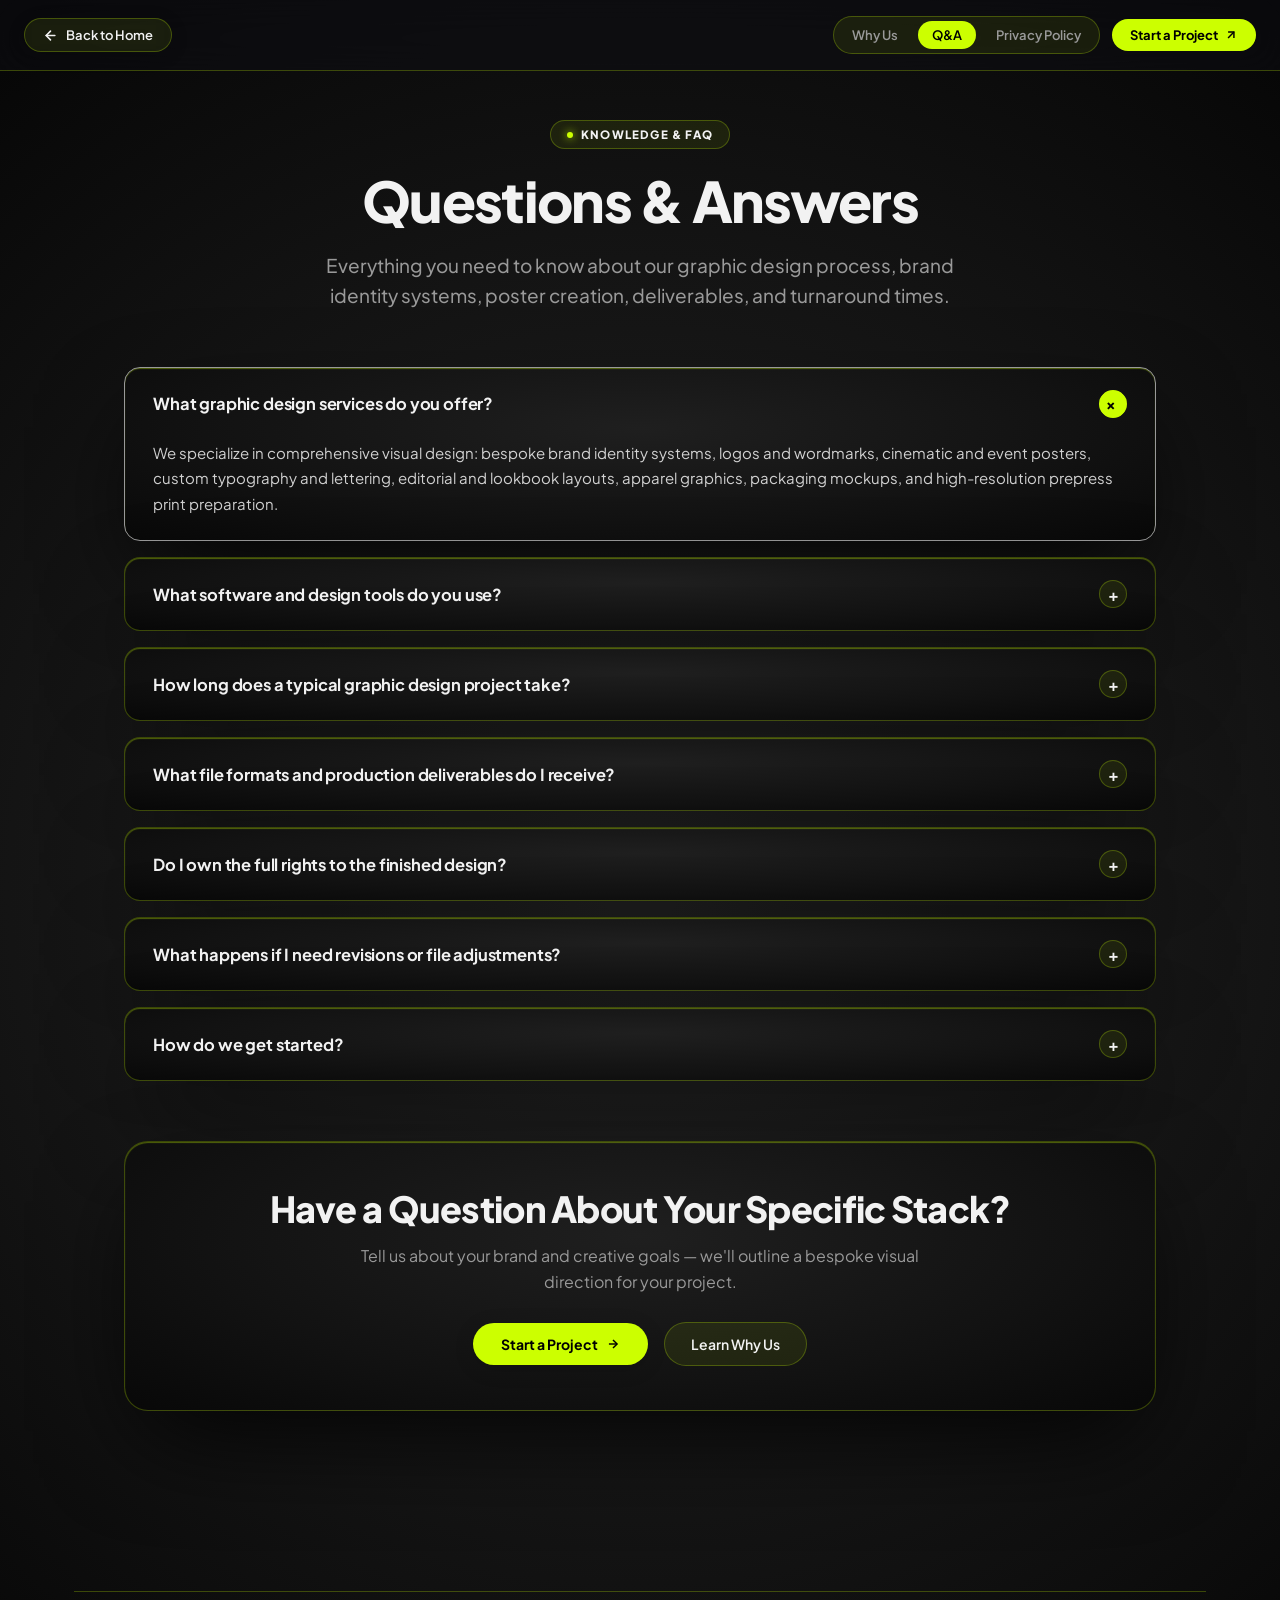
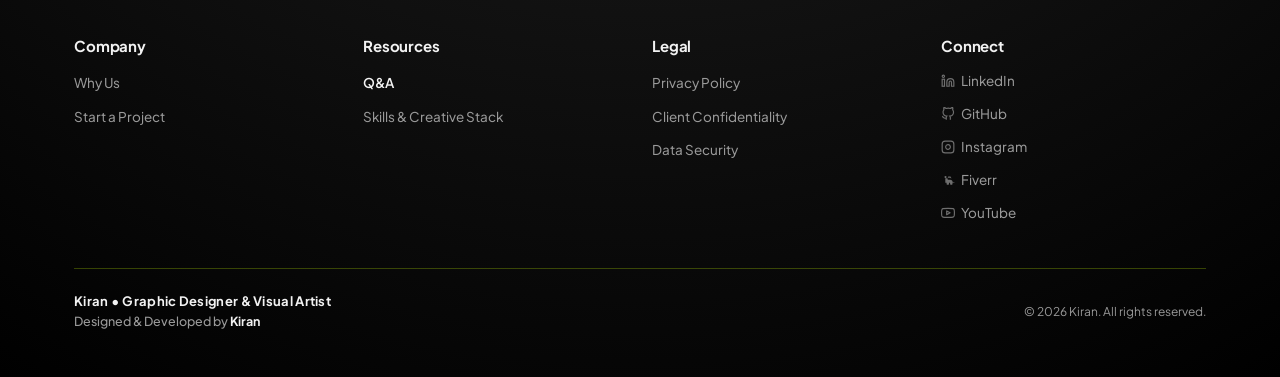
<file: qna.html>
<!DOCTYPE html>
<html lang="en">
<head>
  <meta charset="UTF-8">
  <meta name="viewport" content="width=device-width, initial-scale=1.0">
  <title>Q&amp;A | Kiran - Graphic Designer &amp; Visual Artist</title>
  <meta name="description" content="Frequently asked questions about graphic design services, brand identity, poster design, file formats, and starting a project.">
  <link rel="icon" type="image/png" href="cur.png">
  <link rel="preconnect" href="https://fonts.googleapis.com">
  <link rel="preconnect" href="https://fonts.gstatic.com" crossorigin>
  <link href="https://fonts.googleapis.com/css2?family=Plus+Jakarta+Sans:wght@300;400;500;600;700;800&family=Press+Start+2P&display=swap" rel="stylesheet">
  <link rel="stylesheet" href="style.css">
  <link rel="stylesheet" href="subpage.css">
  <script>
    (function() {
      try {
        var theme = localStorage.getItem('portfolio_theme') || 'lime';
        document.documentElement.setAttribute('data-theme', theme);
      } catch(e) {}
    })();
  </script>
</head>
<body class="subpage-body" data-theme="lime">

  <!-- Custom Glowing Cursor Dot -->
  <div class="cursor-dot hidden" id="cursor-dot"></div>

  <!-- Floating Subpage Header -->
  <header class="subpage-header">
    <div class="subpage-nav-left">
      <a href="index.html" class="subpage-back-btn" id="qna-back-btn">
        <svg width="15" height="15" viewBox="0 0 24 24" fill="none" stroke="currentColor" stroke-width="2.5" stroke-linecap="round" stroke-linejoin="round"><line x1="19" y1="12" x2="5" y2="12"></line><polyline points="12 19 5 12 12 5"></polyline></svg>
        <span>Back to Home</span>
      </a>
    </div>

    <div class="subpage-nav-right">
      <nav class="subpage-nav-pills">
        <a href="why-us.html" class="subpage-nav-link">Why Us</a>
        <a href="qna.html" class="subpage-nav-link active">Q&amp;A</a>
        <a href="privacy.html" class="subpage-nav-link">Privacy Policy</a>
      </nav>
      <a href="project.html" class="subpage-nav-cta" id="qna-cta-nav">
        <span>Start a Project</span>
        <svg width="14" height="14" viewBox="0 0 24 24" fill="none" stroke="currentColor" stroke-width="2.5"><line x1="7" y1="17" x2="17" y2="7"></line><polyline points="7 7 17 7 17 17"></polyline></svg>
      </a>
    </div>
  </header>

  <!-- Main Content -->
  <main class="subpage-main">
    
    <!-- Hero Section -->
    <section class="subpage-hero">
      <div class="subpage-badge">
        <span class="subpage-badge-dot"></span>
        <span>KNOWLEDGE &amp; FAQ</span>
      </div>
      <h1 class="subpage-title">Questions &amp; Answers</h1>
      <p class="subpage-subtitle">
        Everything you need to know about our graphic design process, brand identity systems, poster creation, deliverables, and turnaround times.
      </p>
    </section>

    <!-- Interactive Accordion List -->
    <section class="qna-accordion-list">
      
      <!-- Q1 -->
      <div class="qna-accordion-item is-open">
        <button class="qna-trigger" aria-expanded="true">
          <span>What graphic design services do you offer?</span>
          <span class="qna-trigger-icon">+</span>
        </button>
        <div class="qna-content">
          <p class="qna-answer-text">
            We specialize in comprehensive visual design: bespoke brand identity systems, logos and wordmarks, cinematic and event posters, custom typography and lettering, editorial and lookbook layouts, apparel graphics, packaging mockups, and high-resolution prepress print preparation.
          </p>
        </div>
      </div>

      <!-- Q2 -->
      <div class="qna-accordion-item">
        <button class="qna-trigger" aria-expanded="false">
          <span>What software and design tools do you use?</span>
          <span class="qna-trigger-icon">+</span>
        </button>
        <div class="qna-content">
          <p class="qna-answer-text">
            We work in industry-standard creative software: <strong>Adobe Illustrator</strong> for vector brandmarks and geometric grids, <strong>Adobe Photoshop</strong> for complex photo compositing and analog grain grading, <strong>Adobe InDesign</strong> for multi-page editorial layouts, and <strong>Figma</strong> for collaborative digital asset systems.
          </p>
        </div>
      </div>

      <!-- Q3 -->
      <div class="qna-accordion-item">
        <button class="qna-trigger" aria-expanded="false">
          <span>How long does a typical graphic design project take?</span>
          <span class="qna-trigger-icon">+</span>
        </button>
        <div class="qna-content">
          <p class="qna-answer-text">
            Most focused design projects (single poster designs, key art, logo identities) are conceptualized, refined with your feedback, and fully delivered within <strong>3 to 7 business days</strong>. Comprehensive multi-touchpoint brand identity systems typically take <strong>10 to 14 business days</strong>.
          </p>
        </div>
      </div>

      <!-- Q4 -->
      <div class="qna-accordion-item">
        <button class="qna-trigger" aria-expanded="false">
          <span>What file formats and production deliverables do I receive?</span>
          <span class="qna-trigger-icon">+</span>
        </button>
        <div class="qna-content">
          <p class="qna-answer-text">
            You receive turnkey, professional production deliverables: print-ready 300 DPI CMYK PDFs with bleed and crop marks, lossless vector source files (AI, EPS, SVG), and high-resolution transparent PNG/JPEG assets optimized for web, social media, and digital presentations.
          </p>
        </div>
      </div>

      <!-- Q5 -->
      <div class="qna-accordion-item">
        <button class="qna-trigger" aria-expanded="false">
          <span>Do I own the full rights to the finished design?</span>
          <span class="qna-trigger-icon">+</span>
        </button>
        <div class="qna-content">
          <p class="qna-answer-text">
            Yes, 100%. Upon project completion and final signoff, you receive full commercial ownership of all vector source files and final assets. You have complete freedom to print, manufacture, trademark, and distribute the artwork worldwide without any recurring licensing fees.
          </p>
        </div>
      </div>

      <!-- Q6 -->
      <div class="qna-accordion-item">
        <button class="qna-trigger" aria-expanded="false">
          <span>What happens if I need revisions or file adjustments?</span>
          <span class="qna-trigger-icon">+</span>
        </button>
        <div class="qna-content">
          <p class="qna-answer-text">
            Every project includes dedicated revision rounds to dial in the concepts, typography, and color grading. Furthermore, every build comes with a <strong>30-day post-delivery warranty</strong> — if your printer requests a different color profile, alternate bleed margins, or specific file re-exports during your first month, I provide them promptly at zero extra cost.
          </p>
        </div>
      </div>

      <!-- Q7 -->
      <div class="qna-accordion-item">
        <button class="qna-trigger" aria-expanded="false">
          <span>How do we get started?</span>
          <span class="qna-trigger-icon">+</span>
        </button>
        <div class="qna-content">
          <p class="qna-answer-text">
            Start the project by telling <strong>"We are ready"</strong> on our Instagram page (<a href="https://www.instagram.com/kiran.workflow_forge/" target="_blank" rel="noopener">@kiran.workflow_forge</a>) from where you got the link! You can also check out our <a href="project.html">Start a Project</a> page to review our streamlined intake process.
          </p>
        </div>
      </div>

    </section>

    <!-- CTA Banner -->
    <section class="subpage-cta-banner">
      <h2 class="subpage-cta-title">Have a Question About Your Specific Stack?</h2>
      <p class="subpage-cta-desc">
        Tell us about your brand and creative goals — we'll outline a bespoke visual direction for your project.
      </p>
      <div class="subpage-cta-btns">
        <a href="project.html" class="subpage-primary-btn" id="qna-start-project-cta">
          <span>Start a Project</span>
          <svg width="14" height="14" viewBox="0 0 24 24" fill="none" stroke="currentColor" stroke-width="2.5"><line x1="5" y1="12" x2="19" y2="12"></line><polyline points="12 5 19 12 12 19"></polyline></svg>
        </a>
        <a href="why-us.html" class="subpage-secondary-btn">
          <span>Learn Why Us</span>
        </a>
      </div>
    </section>

  </main>

  <!-- Standalone Footer (Claude/Anthropic-Inspired Multi-Column Directory) -->
  <footer class="site-standalone-footer">
    <div class="footer-columns-grid">
      <!-- Column 1: Company -->
      <div class="footer-nav-col">
        <h4 class="footer-nav-heading">Company</h4>
        <ul class="footer-nav-list">
          <li><a href="why-us.html" class="footer-nav-link">Why Us</a></li>
          <li><a href="project.html" class="footer-nav-link">Start a Project</a></li>
        </ul>
      </div>

      <!-- Column 2: Resources -->
      <div class="footer-nav-col">
        <h4 class="footer-nav-heading">Resources</h4>
        <ul class="footer-nav-list">
          <li><a href="qna.html" class="footer-nav-link active">Q&amp;A</a></li>
          <li><a href="index.html#skills" class="footer-nav-link">Skills &amp; Creative Stack</a></li>
        </ul>
      </div>

      <!-- Column 3: Legal -->
      <div class="footer-nav-col">
        <h4 class="footer-nav-heading">Legal</h4>
        <ul class="footer-nav-list">
          <li><a href="privacy.html" class="footer-nav-link">Privacy Policy</a></li>
          <li><a href="privacy.html#credentials" class="footer-nav-link">Client Confidentiality</a></li>
          <li><a href="privacy.html#security" class="footer-nav-link">Data Security</a></li>
        </ul>
      </div>

      <!-- Column 4: Connect -->
      <div class="footer-nav-col">
        <h4 class="footer-nav-heading">Connect</h4>
        <ul class="footer-nav-list">
          <li>
            <a href="https://www.linkedin.com/in/kiran-kishore-a50ba543b" target="_blank" rel="noopener" class="footer-nav-link">
              <svg width="14" height="14" viewBox="0 0 24 24" fill="none" stroke="currentColor" stroke-width="2" style="vertical-align: -2px; margin-right: 6px;"><path d="M16 8a6 6 0 0 1 6 6v7h-4v-7a2 2 0 0 0-2-2 2 2 0 0 0-2 2v7h-4v-7a6 6 0 0 1 6-6z"/><rect x="2" y="9" width="4" height="12"/><circle cx="4" cy="4" r="2"/></svg>
              <span>LinkedIn</span>
            </a>
          </li>
          <li>
            <a href="https://github.com/kirankishore-lab" target="_blank" rel="noopener" class="footer-nav-link">
              <svg width="14" height="14" viewBox="0 0 24 24" fill="none" stroke="currentColor" stroke-width="2" style="vertical-align: -2px; margin-right: 6px;"><path d="M9 19c-5 1.5-5-2.5-7-3m14 6v-3.87a3.37 3.37 0 0 0-.94-2.61c3.14-.35 6.44-1.54 6.44-7A5.44 5.44 0 0 0 20 4.77 5.07 5.07 0 0 0 19.91 1S18.73.65 16 2.48a13.38 13.38 0 0 0-7 0C6.27.65 5.09 1 5.09 1A5.07 5.07 0 0 0 5 4.77a5.44 5.44 0 0 0-1.5 3.78c0 5.42 3.3 6.61 6.44 7A3.37 3.37 0 0 0 9 18.13V22"/></svg>
              <span>GitHub</span>
            </a>
          </li>
          <li>
            <a href="https://www.instagram.com/kiran.workflow_forge/" target="_blank" rel="noopener" class="footer-nav-link">
              <svg width="14" height="14" viewBox="0 0 24 24" fill="none" stroke="currentColor" stroke-width="2" style="vertical-align: -2px; margin-right: 6px;"><rect x="2" y="2" width="20" height="20" rx="5" ry="5"/><path d="M16 11.37A4 4 0 1 1 12.63 8 4 4 0 0 1 16 11.37z"/><line x1="17.5" y1="6.5" x2="17.51" y2="6.5"/></svg>
              <span>Instagram</span>
            </a>
          </li>
          <li>
            <a href="https://www.fiverr.com/s/P44rPwG" target="_blank" rel="noopener" class="footer-nav-link">
              <svg width="14" height="14" viewBox="0 0 24 24" fill="currentColor" style="vertical-align: -2px; margin-right: 6px;"><path d="M23.004 15.588a.97.97 0 0 1-.968.968h-2.366v2.457c0 .536-.432.968-.968.968h-2.148a.97.97 0 0 1-.968-.968v-2.457H13.68v2.457c0 .536-.432.968-.968.968h-2.148a.97.97 0 0 1-.968-.968v-6.529c0-.536.432-.968.968-.968h5.012a4.42 4.42 0 0 1 4.417 4.417v.072h1.995c.536 0 .968.432.968.968v1.072zM17.433 8.354a2.21 2.21 0 0 0-2.209-2.208H12.71c-.536 0-.968.432-.968.968v1.24h3.483c1.22 0 2.208.988 2.208 2.208zm-7.904 8.202H7.38v-6.53c0-.535.433-.967.969-.967h2.148c.536 0 .968.432.968.968v6.529h-1.936zm.001-9.522a1.8 1.8 0 1 1-3.6 0 1.8 1.8 0 0 1 3.6 0z"/></svg>
              <span>Fiverr</span>
            </a>
          </li>
          <li>
            <a href="https://youtube.com/@kiranworkflow-c3x?si=Xgb_FYuaA4_t0V8l" target="_blank" rel="noopener" class="footer-nav-link">
              <svg width="14" height="14" viewBox="0 0 24 24" fill="none" stroke="currentColor" stroke-width="2" stroke-linecap="round" stroke-linejoin="round" style="vertical-align: -2px; margin-right: 6px;"><path d="M22.54 6.42a2.78 2.78 0 0 0-1.94-2C18.88 4 12 4 12 4s-6.88 0-8.6.46a2.78 2.78 0 0 0-1.94 2A29 29 0 0 0 1 11.75a29 29 0 0 0 .46 5.33A2.78 2.78 0 0 0 3.4 19c1.72.46 8.6.46 8.6.46s6.88 0 8.6-.46a2.78 2.78 0 0 0 1.94-2 29 29 0 0 0 .46-5.25 29 29 0 0 0-.46-5.33z"/><polygon points="9.75 15.02 15.5 11.75 9.75 8.48 9.75 15.02"/></svg>
              <span>YouTube</span>
            </a>
          </li>
        </ul>
      </div>
    </div>

    <!-- Standalone Footer Bottom Bar -->
    <div class="standalone-footer-bottom">
      <div class="footer-bottom-brand">
        <span class="footer-brand-title">Kiran &bull; Graphic Designer &amp; Visual Artist</span>
        <span class="footer-credit-text">Designed &amp; Developed by <strong>Kiran</strong></span>
      </div>
      <p class="footer-copyright-text">&copy; 2026 Kiran. All rights reserved.</p>
    </div>
  </footer>

  <script src="subpage.js"></script>
</body>
</html>
</file>
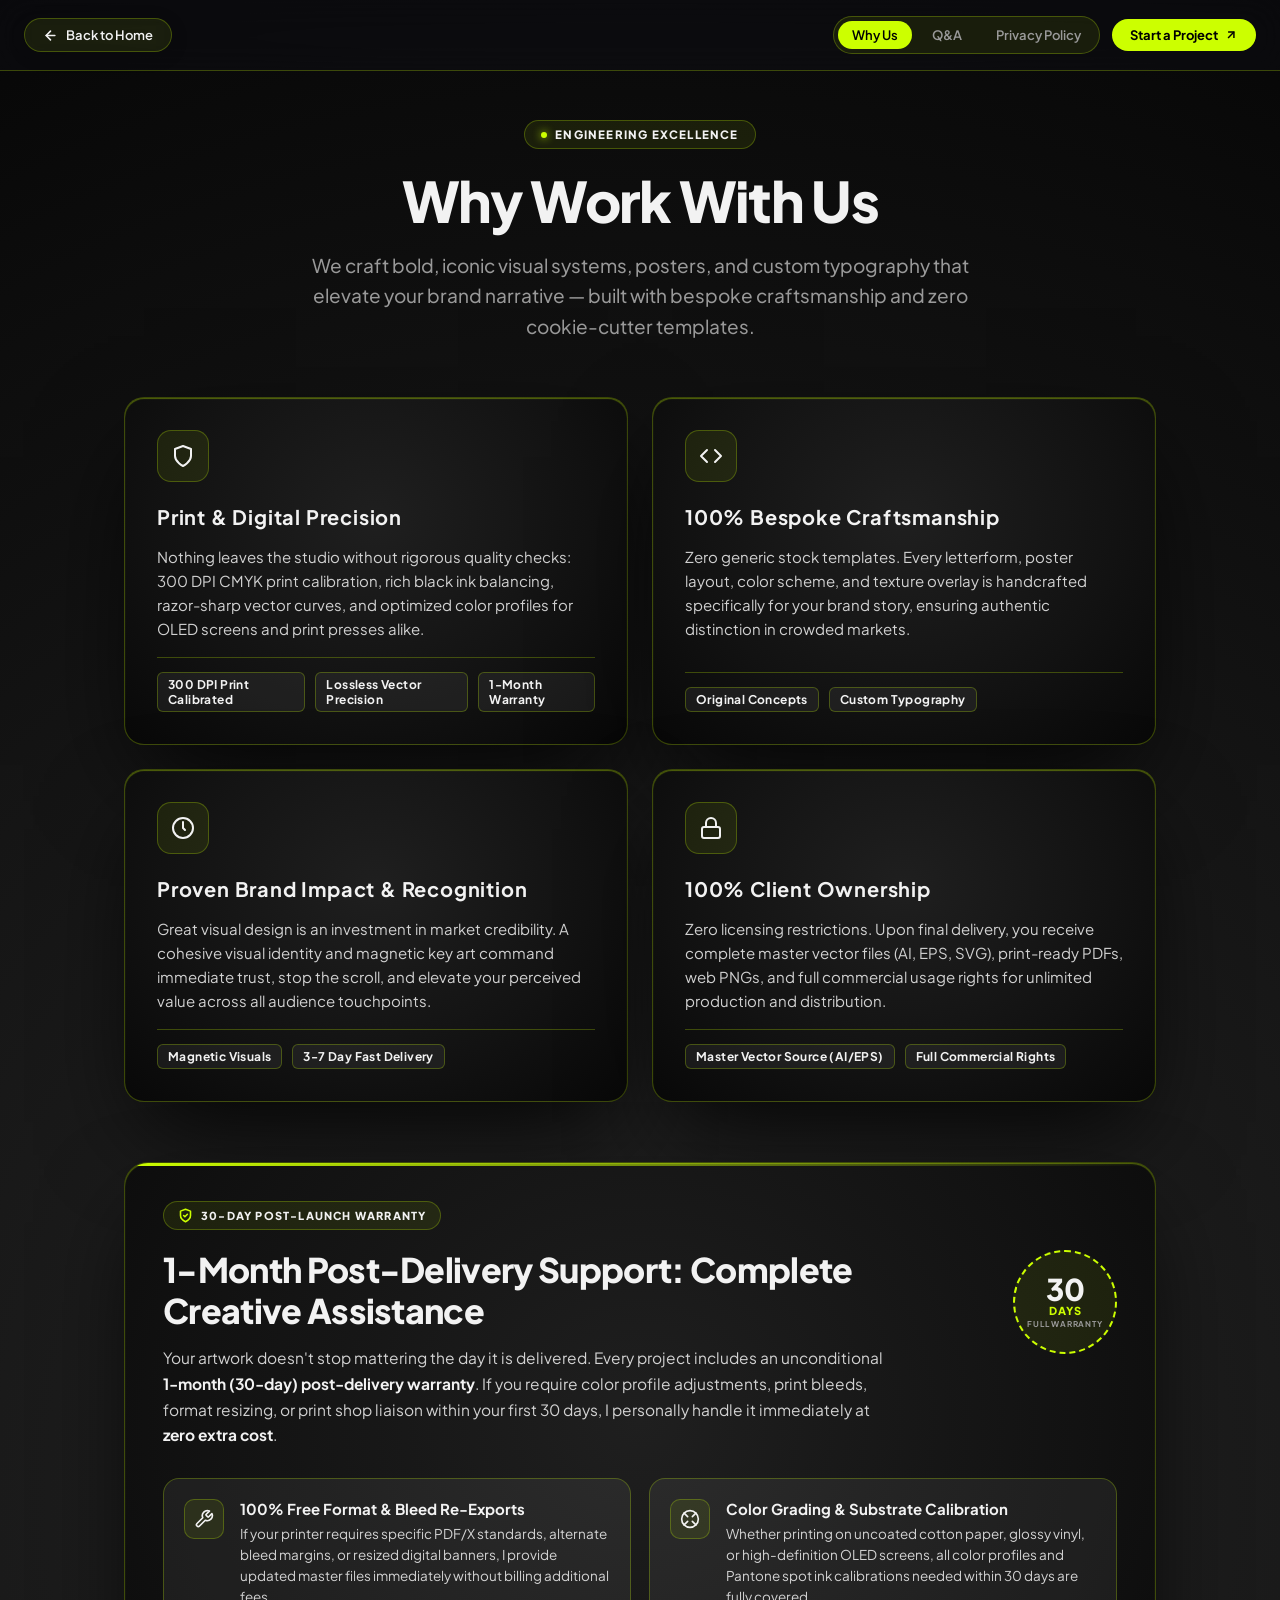
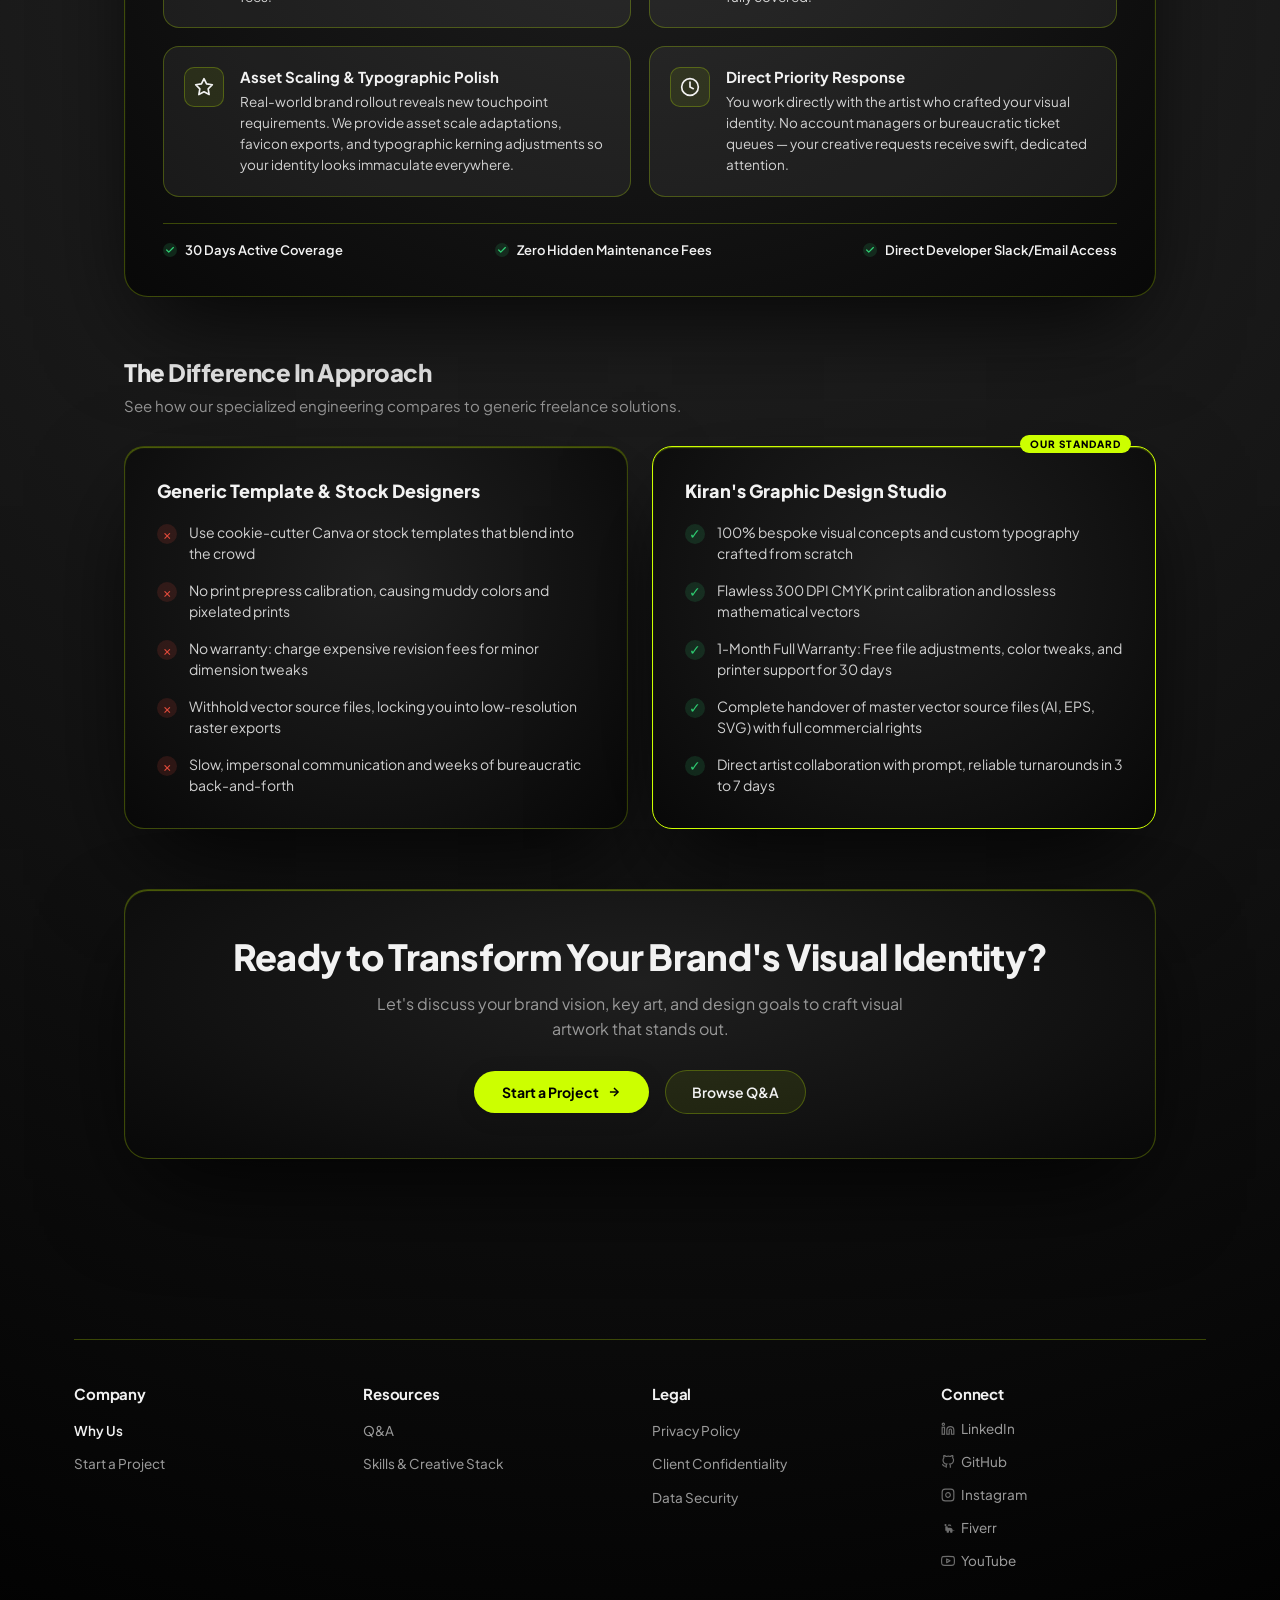
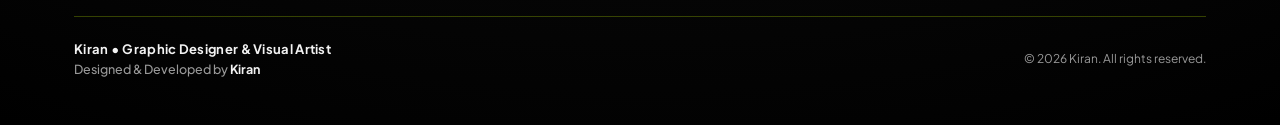
<file: why-us.html>
<!DOCTYPE html>
<html lang="en">
<head>
  <meta charset="UTF-8">
  <meta name="viewport" content="width=device-width, initial-scale=1.0">
  <title>Why Us | Kiran - Graphic Designer &amp; Visual Artist</title>
  <meta name="description" content="Discover why creators and businesses choose Kiran for bespoke graphic design, brand identity systems, poster art, and creative excellence.">
  <link rel="icon" type="image/png" href="cur.png">
  <link rel="preconnect" href="https://fonts.googleapis.com">
  <link rel="preconnect" href="https://fonts.gstatic.com" crossorigin>
  <link href="https://fonts.googleapis.com/css2?family=Plus+Jakarta+Sans:wght@300;400;500;600;700;800&family=Press+Start+2P&display=swap" rel="stylesheet">
  <link rel="stylesheet" href="style.css">
  <link rel="stylesheet" href="subpage.css">
  <script>
    (function() {
      try {
        var theme = localStorage.getItem('portfolio_theme') || 'lime';
        document.documentElement.setAttribute('data-theme', theme);
      } catch(e) {}
    })();
  </script>
</head>
<body class="subpage-body" data-theme="lime">

  <!-- Custom Glowing Cursor Dot -->
  <div class="cursor-dot hidden" id="cursor-dot"></div>

  <!-- Floating Subpage Header -->
  <header class="subpage-header">
    <div class="subpage-nav-left">
      <a href="index.html" class="subpage-back-btn" id="whyus-back-btn">
        <svg width="15" height="15" viewBox="0 0 24 24" fill="none" stroke="currentColor" stroke-width="2.5" stroke-linecap="round" stroke-linejoin="round"><line x1="19" y1="12" x2="5" y2="12"></line><polyline points="12 19 5 12 12 5"></polyline></svg>
        <span>Back to Home</span>
      </a>
    </div>

    <div class="subpage-nav-right">
      <nav class="subpage-nav-pills">
        <a href="why-us.html" class="subpage-nav-link active">Why Us</a>
        <a href="qna.html" class="subpage-nav-link">Q&amp;A</a>
        <a href="privacy.html" class="subpage-nav-link">Privacy Policy</a>
      </nav>
      <a href="project.html" class="subpage-nav-cta" id="whyus-cta-nav">
        <span>Start a Project</span>
        <svg width="14" height="14" viewBox="0 0 24 24" fill="none" stroke="currentColor" stroke-width="2.5"><line x1="7" y1="17" x2="17" y2="7"></line><polyline points="7 7 17 7 17 17"></polyline></svg>
      </a>
    </div>
  </header>

  <!-- Main Content -->
  <main class="subpage-main">
    
    <!-- Hero Section -->
    <section class="subpage-hero">
      <div class="subpage-badge">
        <span class="subpage-badge-dot"></span>
        <span>ENGINEERING EXCELLENCE</span>
      </div>
      <h1 class="subpage-title">Why Work With Us</h1>
      <p class="subpage-subtitle">
        We craft bold, iconic visual systems, posters, and custom typography that elevate your brand narrative — built with bespoke craftsmanship and zero cookie-cutter templates.
      </p>
    </section>

    <!-- 4 Core Pillars Grid -->
    <section class="why-pillars-grid">
      
      <!-- Pillar 1 -->
      <div class="subpage-card why-pillar-card">
        <div class="pillar-icon-box">
          <svg width="24" height="24" viewBox="0 0 24 24" fill="none" stroke="currentColor" stroke-width="2" stroke-linecap="round" stroke-linejoin="round"><path d="M12 22s8-4 8-10V5l-8-3-8 3v7c0 6 8 10 8 10z"></path></svg>
        </div>
        <h3 class="pillar-title">Print &amp; Digital Precision</h3>
        <p class="pillar-desc">
          Nothing leaves the studio without rigorous quality checks: 300 DPI CMYK print calibration, rich black ink balancing, razor-sharp vector curves, and optimized color profiles for OLED screens and print presses alike.
        </p>
        <div class="pillar-metrics">
          <span class="pillar-metric-tag">300 DPI Print Calibrated</span>
          <span class="pillar-metric-tag">Lossless Vector Precision</span>
          <span class="pillar-metric-tag">1-Month Warranty</span>
        </div>
      </div>

      <!-- Pillar 2 -->
      <div class="subpage-card why-pillar-card">
        <div class="pillar-icon-box">
          <svg width="24" height="24" viewBox="0 0 24 24" fill="none" stroke="currentColor" stroke-width="2" stroke-linecap="round" stroke-linejoin="round"><polyline points="16 18 22 12 16 6"></polyline><polyline points="8 6 2 12 8 18"></polyline></svg>
        </div>
        <h3 class="pillar-title">100% Bespoke Craftsmanship</h3>
        <p class="pillar-desc">
          Zero generic stock templates. Every letterform, poster layout, color scheme, and texture overlay is handcrafted specifically for your brand story, ensuring authentic distinction in crowded markets.
        </p>
        <div class="pillar-metrics">
          <span class="pillar-metric-tag">Original Concepts</span>
          <span class="pillar-metric-tag">Custom Typography</span>
        </div>
      </div>

      <!-- Pillar 3 -->
      <div class="subpage-card why-pillar-card">
        <div class="pillar-icon-box">
          <svg width="24" height="24" viewBox="0 0 24 24" fill="none" stroke="currentColor" stroke-width="2" stroke-linecap="round" stroke-linejoin="round"><circle cx="12" cy="12" r="10"></circle><polyline points="12 6 12 12 14 14"></polyline></svg>
        </div>
        <h3 class="pillar-title">Proven Brand Impact &amp; Recognition</h3>
        <p class="pillar-desc">
          Great visual design is an investment in market credibility. A cohesive visual identity and magnetic key art command immediate trust, stop the scroll, and elevate your perceived value across all audience touchpoints.
        </p>
        <div class="pillar-metrics">
          <span class="pillar-metric-tag">Magnetic Visuals</span>
          <span class="pillar-metric-tag">3-7 Day Fast Delivery</span>
        </div>
      </div>

      <!-- Pillar 4 -->
      <div class="subpage-card why-pillar-card">
        <div class="pillar-icon-box">
          <svg width="24" height="24" viewBox="0 0 24 24" fill="none" stroke="currentColor" stroke-width="2" stroke-linecap="round" stroke-linejoin="round"><rect x="3" y="11" width="18" height="11" rx="2" ry="2"></rect><path d="M7 11V7a5 5 0 0 1 10 0v4"></path></svg>
        </div>
        <h3 class="pillar-title">100% Client Ownership</h3>
        <p class="pillar-desc">
          Zero licensing restrictions. Upon final delivery, you receive complete master vector files (AI, EPS, SVG), print-ready PDFs, web PNGs, and full commercial usage rights for unlimited production and distribution.
        </p>
        <div class="pillar-metrics">
          <span class="pillar-metric-tag">Master Vector Source (AI/EPS)</span>
          <span class="pillar-metric-tag">Full Commercial Rights</span>
        </div>
      </div>

    </section>

    <!-- 30-Day Post-Launch Warranty Section -->
    <section class="why-warranty-section">
      <div class="subpage-card warranty-card">
        <div class="warranty-badge-pill">
          <svg width="15" height="15" viewBox="0 0 24 24" fill="none" stroke="currentColor" stroke-width="2.5" stroke-linecap="round" stroke-linejoin="round"><path d="M12 22s8-4 8-10V5l-8-3-8 3v7c0 6 8 10 8 10z"></path><polyline points="9 12 11 14 15 10"></polyline></svg>
          <span>30-DAY POST-LAUNCH WARRANTY</span>
        </div>

        <div class="warranty-header-row">
          <div class="warranty-header-text">
            <h2 class="warranty-main-title">1-Month Post-Delivery Support: Complete Creative Assistance</h2>
            <p class="warranty-lead-desc">
              Your artwork doesn't stop mattering the day it is delivered. Every project includes an unconditional <strong>1-month (30-day) post-delivery warranty</strong>. If you require color profile adjustments, print bleeds, format resizing, or print shop liaison within your first 30 days, I personally handle it immediately at <strong>zero extra cost</strong>.
            </p>
          </div>
          <div class="warranty-seal-badge">
            <div class="seal-inner">
              <span class="seal-number">30</span>
              <span class="seal-unit">DAYS</span>
              <span class="seal-sub">FULL WARRANTY</span>
            </div>
          </div>
        </div>

        <div class="warranty-grid">
          <!-- Item 1: Free Bug & Glitch Fixes -->
          <div class="warranty-item-box">
            <div class="warranty-item-icon">
              <svg width="20" height="20" viewBox="0 0 24 24" fill="none" stroke="currentColor" stroke-width="2" stroke-linecap="round" stroke-linejoin="round"><path d="M14.7 6.3a1 1 0 0 0 0 1.4l1.6 1.6a1 1 0 0 0 1.4 0l3.77-3.77a6 6 0 0 1-7.94 7.94l-6.91 6.91a2.12 2.12 0 0 1-3-3l6.91-6.91a6 6 0 0 1 7.94-7.94l-3.76 3.76z"/></svg>
            </div>
            <div class="warranty-item-content">
              <h4 class="warranty-item-title">100% Free Format &amp; Bleed Re-Exports</h4>
              <p class="warranty-item-desc">
                If your printer requires specific PDF/X standards, alternate bleed margins, or resized digital banners, I provide updated master files immediately without billing additional fees.
              </p>
            </div>
          </div>

          <!-- Item 2: Color Calibration -->
          <div class="warranty-item-box">
            <div class="warranty-item-icon">
              <svg width="20" height="20" viewBox="0 0 24 24" fill="none" stroke="currentColor" stroke-width="2" stroke-linecap="round" stroke-linejoin="round"><circle cx="12" cy="12" r="10"/><path d="m4.93 4.93 4.24 4.24"/><path d="m14.83 9.17 4.24-4.24"/><path d="m14.83 14.83 4.24 4.24"/><path d="m9.17 14.83-4.24 4.24"/></svg>
            </div>
            <div class="warranty-item-content">
              <h4 class="warranty-item-title">Color Grading &amp; Substrate Calibration</h4>
              <p class="warranty-item-desc">
                Whether printing on uncoated cotton paper, glossy vinyl, or high-definition OLED screens, all color profiles and Pantone spot ink calibrations needed within 30 days are fully covered.
              </p>
            </div>
          </div>

          <!-- Item 3: Edge-Case Fine-Tuning -->
          <div class="warranty-item-box">
            <div class="warranty-item-icon">
              <svg width="20" height="20" viewBox="0 0 24 24" fill="none" stroke="currentColor" stroke-width="2" stroke-linecap="round" stroke-linejoin="round"><polygon points="12 2 15.09 8.26 22 9.27 17 14.14 18.18 21.02 12 17.77 5.82 21.02 7 14.14 2 9.27 8.91 8.26 12 2"/></svg>
            </div>
            <div class="warranty-item-content">
              <h4 class="warranty-item-title">Asset Scaling &amp; Typographic Polish</h4>
              <p class="warranty-item-desc">
                Real-world brand rollout reveals new touchpoint requirements. We provide asset scale adaptations, favicon exports, and typographic kerning adjustments so your identity looks immaculate everywhere.
              </p>
            </div>
          </div>

          <!-- Item 4: Direct Priority Response -->
          <div class="warranty-item-box">
            <div class="warranty-item-icon">
              <svg width="20" height="20" viewBox="0 0 24 24" fill="none" stroke="currentColor" stroke-width="2" stroke-linecap="round" stroke-linejoin="round"><circle cx="12" cy="12" r="10"/><polyline points="12 6 12 12 16 14"/></svg>
            </div>
            <div class="warranty-item-content">
              <h4 class="warranty-item-title">Direct Priority Response</h4>
              <p class="warranty-item-desc">
                You work directly with the artist who crafted your visual identity. No account managers or bureaucratic ticket queues — your creative requests receive swift, dedicated attention.
              </p>
            </div>
          </div>
        </div>

        <!-- Warranty Guarantee Footer Strip -->
        <div class="warranty-footer-strip">
          <div class="warranty-check-row">
            <span class="warranty-check-item">
              <svg width="14" height="14" viewBox="0 0 24 24" fill="none" stroke="currentColor" stroke-width="3" stroke-linecap="round" stroke-linejoin="round"><polyline points="20 6 9 17 4 12"/></svg>
              <span>30 Days Active Coverage</span>
            </span>
            <span class="warranty-check-item">
              <svg width="14" height="14" viewBox="0 0 24 24" fill="none" stroke="currentColor" stroke-width="3" stroke-linecap="round" stroke-linejoin="round"><polyline points="20 6 9 17 4 12"/></svg>
              <span>Zero Hidden Maintenance Fees</span>
            </span>
            <span class="warranty-check-item">
              <svg width="14" height="14" viewBox="0 0 24 24" fill="none" stroke="currentColor" stroke-width="3" stroke-linecap="round" stroke-linejoin="round"><polyline points="20 6 9 17 4 12"/></svg>
              <span>Direct Developer Slack/Email Access</span>
            </span>
          </div>
        </div>
      </div>
    </section>

    <!-- Comparison Section -->
    <section class="why-comparison-section">
      <div class="subpage-section-header">
        <h2 class="subpage-section-title">The Difference In Approach</h2>
        <p class="subpage-section-desc">See how our specialized engineering compares to generic freelance solutions.</p>
      </div>

      <div class="comparison-grid">
        <!-- Generic Agencies / Freelancers -->
        <div class="comparison-col">
          <h3 class="comparison-col-title">Generic Template &amp; Stock Designers</h3>
          <ul class="comparison-list">
            <li class="comparison-item">
              <span class="comparison-icon cross">&times;</span>
              <span>Use cookie-cutter Canva or stock templates that blend into the crowd</span>
            </li>
            <li class="comparison-item">
              <span class="comparison-icon cross">&times;</span>
              <span>No print prepress calibration, causing muddy colors and pixelated prints</span>
            </li>
            <li class="comparison-item">
              <span class="comparison-icon cross">&times;</span>
              <span>No warranty: charge expensive revision fees for minor dimension tweaks</span>
            </li>
            <li class="comparison-item">
              <span class="comparison-icon cross">&times;</span>
              <span>Withhold vector source files, locking you into low-resolution raster exports</span>
            </li>
            <li class="comparison-item">
              <span class="comparison-icon cross">&times;</span>
              <span>Slow, impersonal communication and weeks of bureaucratic back-and-forth</span>
            </li>
          </ul>
        </div>

        <!-- Kiran's Graphic Design Studio -->
        <div class="comparison-col featured">
          <h3 class="comparison-col-title">Kiran's Graphic Design Studio</h3>
          <ul class="comparison-list">
            <li class="comparison-item">
              <span class="comparison-icon check">&#10003;</span>
              <span>100% bespoke visual concepts and custom typography crafted from scratch</span>
            </li>
            <li class="comparison-item">
              <span class="comparison-icon check">&#10003;</span>
              <span>Flawless 300 DPI CMYK print calibration and lossless mathematical vectors</span>
            </li>
            <li class="comparison-item">
              <span class="comparison-icon check">&#10003;</span>
              <span>1-Month Full Warranty: Free file adjustments, color tweaks, and printer support for 30 days</span>
            </li>
            <li class="comparison-item">
              <span class="comparison-icon check">&#10003;</span>
              <span>Complete handover of master vector source files (AI, EPS, SVG) with full commercial rights</span>
            </li>
            <li class="comparison-item">
              <span class="comparison-icon check">&#10003;</span>
              <span>Direct artist collaboration with prompt, reliable turnarounds in 3 to 7 days</span>
            </li>
          </ul>
        </div>
      </div>
    </section>

    <!-- CTA Banner -->
    <section class="subpage-cta-banner">
      <h2 class="subpage-cta-title">Ready to Transform Your Brand's Visual Identity?</h2>
      <p class="subpage-cta-desc">
        Let's discuss your brand vision, key art, and design goals to craft visual artwork that stands out.
      </p>
      <div class="subpage-cta-btns">
        <a href="project.html" class="subpage-primary-btn" id="whyus-start-project-cta">
          <span>Start a Project</span>
          <svg width="14" height="14" viewBox="0 0 24 24" fill="none" stroke="currentColor" stroke-width="2.5"><line x1="5" y1="12" x2="19" y2="12"></line><polyline points="12 5 19 12 12 19"></polyline></svg>
        </a>
        <a href="qna.html" class="subpage-secondary-btn">
          <span>Browse Q&amp;A</span>
        </a>
      </div>
    </section>

  </main>

  <!-- Standalone Footer (Claude/Anthropic-Inspired Multi-Column Directory) -->
  <footer class="site-standalone-footer">
    <div class="footer-columns-grid">
      <!-- Column 1: Company -->
      <div class="footer-nav-col">
        <h4 class="footer-nav-heading">Company</h4>
        <ul class="footer-nav-list">
          <li><a href="why-us.html" class="footer-nav-link active">Why Us</a></li>
          <li><a href="project.html" class="footer-nav-link">Start a Project</a></li>
        </ul>
      </div>

      <!-- Column 2: Resources -->
      <div class="footer-nav-col">
        <h4 class="footer-nav-heading">Resources</h4>
        <ul class="footer-nav-list">
          <li><a href="qna.html" class="footer-nav-link">Q&amp;A</a></li>
          <li><a href="index.html#skills" class="footer-nav-link">Skills &amp; Creative Stack</a></li>
        </ul>
      </div>

      <!-- Column 3: Legal -->
      <div class="footer-nav-col">
        <h4 class="footer-nav-heading">Legal</h4>
        <ul class="footer-nav-list">
          <li><a href="privacy.html" class="footer-nav-link">Privacy Policy</a></li>
          <li><a href="privacy.html#credentials" class="footer-nav-link">Client Confidentiality</a></li>
          <li><a href="privacy.html#security" class="footer-nav-link">Data Security</a></li>
        </ul>
      </div>

      <!-- Column 4: Connect -->
      <div class="footer-nav-col">
        <h4 class="footer-nav-heading">Connect</h4>
        <ul class="footer-nav-list">
          <li>
            <a href="https://www.linkedin.com/in/kiran-kishore-a50ba543b" target="_blank" rel="noopener" class="footer-nav-link">
              <svg width="14" height="14" viewBox="0 0 24 24" fill="none" stroke="currentColor" stroke-width="2" style="vertical-align: -2px; margin-right: 6px;"><path d="M16 8a6 6 0 0 1 6 6v7h-4v-7a2 2 0 0 0-2-2 2 2 0 0 0-2 2v7h-4v-7a6 6 0 0 1 6-6z"/><rect x="2" y="9" width="4" height="12"/><circle cx="4" cy="4" r="2"/></svg>
              <span>LinkedIn</span>
            </a>
          </li>
          <li>
            <a href="https://github.com/kirankishore-lab" target="_blank" rel="noopener" class="footer-nav-link">
              <svg width="14" height="14" viewBox="0 0 24 24" fill="none" stroke="currentColor" stroke-width="2" style="vertical-align: -2px; margin-right: 6px;"><path d="M9 19c-5 1.5-5-2.5-7-3m14 6v-3.87a3.37 3.37 0 0 0-.94-2.61c3.14-.35 6.44-1.54 6.44-7A5.44 5.44 0 0 0 20 4.77 5.07 5.07 0 0 0 19.91 1S18.73.65 16 2.48a13.38 13.38 0 0 0-7 0C6.27.65 5.09 1 5.09 1A5.07 5.07 0 0 0 5 4.77a5.44 5.44 0 0 0-1.5 3.78c0 5.42 3.3 6.61 6.44 7A3.37 3.37 0 0 0 9 18.13V22"/></svg>
              <span>GitHub</span>
            </a>
          </li>
          <li>
            <a href="https://www.instagram.com/kiran.workflow_forge/" target="_blank" rel="noopener" class="footer-nav-link">
              <svg width="14" height="14" viewBox="0 0 24 24" fill="none" stroke="currentColor" stroke-width="2" style="vertical-align: -2px; margin-right: 6px;"><rect x="2" y="2" width="20" height="20" rx="5" ry="5"/><path d="M16 11.37A4 4 0 1 1 12.63 8 4 4 0 0 1 16 11.37z"/><line x1="17.5" y1="6.5" x2="17.51" y2="6.5"/></svg>
              <span>Instagram</span>
            </a>
          </li>
          <li>
            <a href="https://www.fiverr.com/s/P44rPwG" target="_blank" rel="noopener" class="footer-nav-link">
              <svg width="14" height="14" viewBox="0 0 24 24" fill="currentColor" style="vertical-align: -2px; margin-right: 6px;"><path d="M23.004 15.588a.97.97 0 0 1-.968.968h-2.366v2.457c0 .536-.432.968-.968.968h-2.148a.97.97 0 0 1-.968-.968v-2.457H13.68v2.457c0 .536-.432.968-.968.968h-2.148a.97.97 0 0 1-.968-.968v-6.529c0-.536.432-.968.968-.968h5.012a4.42 4.42 0 0 1 4.417 4.417v.072h1.995c.536 0 .968.432.968.968v1.072zM17.433 8.354a2.21 2.21 0 0 0-2.209-2.208H12.71c-.536 0-.968.432-.968.968v1.24h3.483c1.22 0 2.208.988 2.208 2.208zm-7.904 8.202H7.38v-6.53c0-.535.433-.967.969-.967h2.148c.536 0 .968.432.968.968v6.529h-1.936zm.001-9.522a1.8 1.8 0 1 1-3.6 0 1.8 1.8 0 0 1 3.6 0z"/></svg>
              <span>Fiverr</span>
            </a>
          </li>
          <li>
            <a href="https://youtube.com/@kiranworkflow-c3x?si=Xgb_FYuaA4_t0V8l" target="_blank" rel="noopener" class="footer-nav-link">
              <svg width="14" height="14" viewBox="0 0 24 24" fill="none" stroke="currentColor" stroke-width="2" stroke-linecap="round" stroke-linejoin="round" style="vertical-align: -2px; margin-right: 6px;"><path d="M22.54 6.42a2.78 2.78 0 0 0-1.94-2C18.88 4 12 4 12 4s-6.88 0-8.6.46a2.78 2.78 0 0 0-1.94 2A29 29 0 0 0 1 11.75a29 29 0 0 0 .46 5.33A2.78 2.78 0 0 0 3.4 19c1.72.46 8.6.46 8.6.46s6.88 0 8.6-.46a2.78 2.78 0 0 0 1.94-2 29 29 0 0 0 .46-5.25 29 29 0 0 0-.46-5.33z"/><polygon points="9.75 15.02 15.5 11.75 9.75 8.48 9.75 15.02"/></svg>
              <span>YouTube</span>
            </a>
          </li>
        </ul>
      </div>
    </div>

    <!-- Standalone Footer Bottom Bar -->
    <div class="standalone-footer-bottom">
      <div class="footer-bottom-brand">
        <span class="footer-brand-title">Kiran &bull; Graphic Designer &amp; Visual Artist</span>
        <span class="footer-credit-text">Designed &amp; Developed by <strong>Kiran</strong></span>
      </div>
      <p class="footer-copyright-text">&copy; 2026 Kiran. All rights reserved.</p>
    </div>
  </footer>

  <script src="subpage.js"></script>
</body>
</html>
</file>
<file: style.css>
html {
  scroll-behavior: smooth;
  text-rendering: optimizeSpeed;
  -webkit-font-smoothing: antialiased;
}

*, *::before, *::after {
  box-sizing: border-box;
  margin: 0;
  padding: 0;
  cursor: url('data:image/svg+xml;utf8,<svg xmlns="http://www.w3.org/2000/svg" width="1" height="1"/>'), none !important;
}

html, body {
  cursor: url('data:image/svg+xml;utf8,<svg xmlns="http://www.w3.org/2000/svg" width="1" height="1"/>'), none !important;
  -ms-overflow-style: none !important;
  scrollbar-width: none !important;
}

button, a, input, textarea, select, label, [role="button"],
button:active, a:active, input:active, textarea:active, select:active, label:active, [role="button"]:active,
button:focus, a:focus, input:focus, textarea:focus, select:focus, label:focus, [role="button"]:focus,
button:hover, a:hover, input:hover, textarea:hover, select:hover, label:hover, [role="button"]:hover,
*:active, *:focus {
  cursor: url('data:image/svg+xml;utf8,<svg xmlns="http://www.w3.org/2000/svg" width="1" height="1"/>'), none !important;
}

html::-webkit-scrollbar, body::-webkit-scrollbar {
  display: none !important;
  width: 0 !important;
  height: 0 !important;
}

/* ==========================================================================
   THEME DESIGN SYSTEM (WHITE AS DEFAULT, ORANGE, BLACK)
   ========================================================================== */

:root, [data-theme="white"] {
  --bg-gradient: radial-gradient(circle at 50% 45%, #ffffff 0%, #f4f4f7 50%, #e4e4eb 100%);
  --card-bg: radial-gradient(ellipse at 50% 35%, #ffffff 0%, #fafafa 60%, #f0f0f5 100%);
  --card-shadow: 0 35px 90px -15px rgba(0, 0, 0, 0.08), inset 0 1px 1px rgba(255, 255, 255, 1);
  --text-main: #111118;
  --text-sub: rgba(17, 17, 24, 0.78);
  --text-muted: rgba(17, 17, 24, 0.5);
  --nav-capsule-bg: rgba(0, 0, 0, 0.05);
  --nav-capsule-border: rgba(0, 0, 0, 0.08);
  --nav-indicator-bg: #111118;
  --nav-active-text: #ffffff;
  --icon-btn-bg: rgba(0, 0, 0, 0.05);
  --icon-btn-border: rgba(0, 0, 0, 0.09);
  --icon-btn-hover: rgba(0, 0, 0, 0.1);
  --btn-bg: #111118;
  --btn-text: #ffffff;
  --btn-hover: #2a2a35;
  --logo-icon-bg: #111118;
  --logo-icon-text: #ffffff;
  --theme-indicator-bg: rgba(0, 0, 0, 0.06);
  --theme-dot-color: #ffffff;
  --cursor-color: #111118;
  --cursor-glow: rgba(17, 17, 24, 0.5);
  --cursor-glow-outer: rgba(17, 17, 24, 0.22);
  --input-bg: rgba(0, 0, 0, 0.03);
  --input-border: rgba(0, 0, 0, 0.1);
}

[data-theme="rose"] {
  --bg-gradient: radial-gradient(circle at 50% 45%, #1a0812 0%, #10060c 50%, #0c0f0a 100%);
  --card-bg: radial-gradient(ellipse at 50% 35%, #1f0b16 0%, #14080e 60%, #0c0f0a 100%);
  --card-shadow: 0 40px 100px -20px rgba(255, 32, 110, 0.4), inset 0 1px 1px rgba(251, 255, 18, 0.45);
  --text-main: #ffffff;
  --text-sub: rgba(255, 255, 255, 0.85);
  --text-muted: rgba(255, 255, 255, 0.6);
  --nav-capsule-bg: rgba(255, 32, 110, 0.15);
  --nav-capsule-border: rgba(255, 32, 110, 0.3);
  --nav-indicator-bg: #ff206e;
  --nav-active-text: #ffffff;
  --icon-btn-bg: rgba(255, 255, 255, 0.08);
  --icon-btn-border: rgba(255, 32, 110, 0.3);
  --icon-btn-hover: rgba(255, 32, 110, 0.25);
  --btn-bg: #fbff12;
  --btn-text: #0c0f0a;
  --btn-hover: #e6ea00;
  --logo-icon-bg: #ff206e;
  --logo-icon-text: #ffffff;
  --theme-indicator-bg: rgba(255, 32, 110, 0.2);
  --theme-dot-color: #ff206e;
  --cursor-color: #fbff12;
  --cursor-glow: rgba(251, 255, 18, 0.95);
  --cursor-glow-outer: rgba(255, 32, 110, 0.65);
  --input-bg: rgba(255, 255, 255, 0.06);
  --input-border: rgba(255, 32, 110, 0.3);
}

[data-theme="black"] {
  --bg-gradient: radial-gradient(circle at 50% 45%, #2a2a32 0%, #15151a 50%, #09090b 100%);
  --card-bg: radial-gradient(ellipse at 50% 35%, #1c1c22 0%, #121216 60%, #0a0a0d 100%);
  --card-shadow: 0 40px 100px -20px rgba(0, 0, 0, 0.7), inset 0 1px 1px rgba(255, 255, 255, 0.15);
  --text-main: #ffffff;
  --text-sub: rgba(255, 255, 255, 0.85);
  --text-muted: rgba(255, 255, 255, 0.6);
  --nav-capsule-bg: rgba(255, 255, 255, 0.08);
  --nav-capsule-border: rgba(255, 255, 255, 0.12);
  --nav-indicator-bg: #ffffff;
  --nav-active-text: #111118;
  --icon-btn-bg: rgba(255, 255, 255, 0.1);
  --icon-btn-border: rgba(255, 255, 255, 0.15);
  --icon-btn-hover: rgba(255, 255, 255, 0.2);
  --btn-bg: #ffffff;
  --btn-text: #111118;
  --btn-hover: #e5e5e5;
  --logo-icon-bg: #ffffff;
  --logo-icon-text: #111118;
  --theme-indicator-bg: rgba(255, 255, 255, 0.1);
  --theme-dot-color: #111118;
  --cursor-color: #ffffff;
  --cursor-glow: rgba(255, 255, 255, 0.95);
  --cursor-glow-outer: rgba(255, 255, 255, 0.5);
  --input-bg: rgba(255, 255, 255, 0.06);
  --input-border: rgba(255, 255, 255, 0.15);
}

[data-theme="lime"] {
  --bg-gradient: radial-gradient(circle at 50% 45%, #262626 0%, #141414 50%, #000000 100%);
  --card-bg: radial-gradient(ellipse at 50% 35%, #1f1f1f 0%, #121212 60%, #080808 100%);
  --card-shadow: 0 40px 100px -20px rgba(0, 0, 0, 0.85), inset 0 1px 1px rgba(204, 255, 0, 0.35);
  --text-main: #f2f2f2;
  --text-sub: rgba(242, 242, 242, 0.85);
  --text-muted: #999999;
  --nav-capsule-bg: rgba(204, 255, 0, 0.08);
  --nav-capsule-border: rgba(204, 255, 0, 0.25);
  --nav-indicator-bg: #ccff00;
  --nav-active-text: #000000;
  --icon-btn-bg: rgba(242, 242, 242, 0.08);
  --icon-btn-border: rgba(204, 255, 0, 0.25);
  --icon-btn-hover: rgba(204, 255, 0, 0.22);
  --btn-bg: #ccff00;
  --btn-text: #000000;
  --btn-hover: #b3e600;
  --logo-icon-bg: #ccff00;
  --logo-icon-text: #000000;
  --theme-indicator-bg: rgba(204, 255, 0, 0.15);
  --theme-dot-color: #ccff00;
  --cursor-color: #ccff00;
  --cursor-glow: rgba(204, 255, 0, 0.95);
  --cursor-glow-outer: rgba(204, 255, 0, 0.55);
  --input-bg: rgba(242, 242, 242, 0.06);
  --input-border: rgba(204, 255, 0, 0.25);
}

[data-theme="pink"] {
  --bg-gradient: radial-gradient(circle at 50% 45%, #24051d 0%, #12020e 50%, #000000 100%);
  --card-bg: radial-gradient(ellipse at 50% 35%, #1f0418 0%, #12020f 60%, #060105 100%);
  --card-shadow: 0 40px 100px -20px rgba(255, 16, 240, 0.4), inset 0 1px 1px rgba(255, 16, 240, 0.35);
  --text-main: #ffffff;
  --text-sub: rgba(255, 255, 255, 0.85);
  --text-muted: rgba(255, 255, 255, 0.6);
  --nav-capsule-bg: rgba(255, 16, 240, 0.1);
  --nav-capsule-border: rgba(255, 16, 240, 0.25);
  --nav-indicator-bg: #ff10f0;
  --nav-active-text: #ffffff;
  --icon-btn-bg: rgba(255, 255, 255, 0.08);
  --icon-btn-border: rgba(255, 16, 240, 0.25);
  --icon-btn-hover: rgba(255, 16, 240, 0.25);
  --btn-bg: #ff10f0;
  --btn-text: #ffffff;
  --btn-hover: #e600d6;
  --logo-icon-bg: #ff10f0;
  --logo-icon-text: #ffffff;
  --theme-indicator-bg: rgba(255, 16, 240, 0.15);
  --theme-dot-color: #ff10f0;
  --cursor-color: #ff10f0;
  --cursor-glow: rgba(255, 16, 240, 0.95);
  --cursor-glow-outer: rgba(255, 16, 240, 0.55);
  --input-bg: rgba(255, 255, 255, 0.06);
  --input-border: rgba(255, 16, 240, 0.25);
}

html {
  scroll-behavior: smooth;
  -ms-overflow-style: none !important;
  scrollbar-width: none !important;
}

html::-webkit-scrollbar, body::-webkit-scrollbar {
  display: none !important;
  width: 0 !important;
  height: 0 !important;
}

html, body {
  width: 100%;
  min-height: 100vh;
  background: var(--bg-gradient);
  font-family: 'Plus Jakarta Sans', -apple-system, BlinkMacSystemFont, "Segoe UI", Roboto, sans-serif;
  color: var(--text-main);
  overflow-x: hidden;
  overflow-y: auto;
  user-select: none;
  transition: background 0.4s ease, color 0.4s ease;
}

/* Custom Pointer Cursor with Glowing Aura */
.cursor-dot {
  position: fixed;
  top: 0;
  left: 0;
  width: 9px;
  height: 9px;
  background: var(--cursor-color);
  border-radius: 50%;
  pointer-events: none;
  z-index: 2147483647 !important;
  transform: translate3d(0, 0, 0) translate(-50%, -50%);
  box-shadow: 0 0 10px var(--cursor-glow), 0 0 22px var(--cursor-glow-outer);
  transition: opacity 0.15s ease, background-color 0.3s ease, box-shadow 0.3s ease;
  will-change: transform;
}

.cursor-dot.hidden {
  opacity: 0 !important;
}

/* Make custom cursor dot bright white while Welcome Modal or Image Lightbox Modal is open */
body.welcome-modal-open .cursor-dot,
body.image-lightbox-open .cursor-dot {
  background: #ffffff !important;
  box-shadow: 0 0 10px rgba(255, 255, 255, 0.95), 0 0 22px rgba(255, 255, 255, 0.5) !important;
}

/* ==========================================================================
   WEBSITE PRELOADER LOADING SCREEN
   ========================================================================== */
.preloader {
  position: fixed;
  top: 0;
  left: 0;
  width: 100vw;
  height: 100vh;
  background: var(--bg-gradient);
  z-index: 99999;
  display: flex;
  align-items: center;
  justify-content: center;
  padding: 24px;
  opacity: 1;
  visibility: visible;
  transition: opacity 0.5s cubic-bezier(0.16, 1, 0.3, 1), visibility 0.5s cubic-bezier(0.16, 1, 0.3, 1);
}

.preloader.is-hidden {
  opacity: 0;
  visibility: hidden;
  pointer-events: none;
  display: none !important;
}

.preloader-content {
  display: flex;
  flex-direction: column;
  align-items: center;
  justify-content: center;
  text-align: center;
  max-width: 420px;
  width: 100%;
  padding: 20px;
}

.preloader-title {
  font-size: 14px;
  font-weight: 800;
  letter-spacing: 3px;
  color: var(--text-main);
  text-transform: uppercase;
  margin-bottom: 28px;
}

.preloader-progress-wrapper {
  display: flex;
  align-items: center;
  gap: 16px;
  width: 100%;
  margin-bottom: 20px;
}

.preloader-progress-track {
  flex: 1;
  height: 8px;
  background: var(--nav-capsule-bg);
  border-radius: 20px;
  overflow: visible;
  border: 1px solid var(--nav-capsule-border);
  position: relative;
  box-shadow: inset 0 1px 3px rgba(0, 0, 0, 0.1);
}

.preloader-progress-bar {
  height: 100%;
  width: 0%;
  background: linear-gradient(90deg, var(--btn-bg), var(--nav-indicator-bg), var(--btn-bg));
  background-size: 200% 100%;
  border-radius: 20px;
  position: relative;
  transition: width 0.15s ease-out;
  animation: shimmerGradient 1.8s linear infinite;
  box-shadow: 0 0 14px var(--cursor-glow-outer);
}

@keyframes shimmerGradient {
  0% { background-position: 0% 50%; }
  100% { background-position: 200% 50%; }
}

.preloader-glow-head {
  position: absolute;
  right: -5px;
  top: 50%;
  transform: translateY(-50%);
  width: 12px;
  height: 12px;
  background: var(--btn-bg);
  border-radius: 50%;
  box-shadow: 0 0 10px var(--cursor-glow), 0 0 18px var(--cursor-glow-outer);
  transition: opacity 0.2s ease;
}

.preloader-percent-num {
  font-family: 'Press Start 2P', monospace, sans-serif;
  font-size: 9px;
  color: var(--text-main);
  min-width: 42px;
  text-align: right;
  letter-spacing: 0.5px;
}

.preloader-status-text {
  font-family: 'Press Start 2P', monospace, sans-serif;
  font-size: 8px;
  letter-spacing: 1px;
  color: var(--text-muted);
  text-transform: uppercase;
}

/* Right Side Contact Drawer */
.drawer-backdrop {
  position: fixed;
  top: 0;
  left: 0;
  width: 100vw;
  height: 100vh;
  background: rgba(0, 0, 0, 0.45);
  backdrop-filter: blur(6px);
  -webkit-backdrop-filter: blur(6px);
  opacity: 0;
  pointer-events: none;
  z-index: 9998;
  transition: opacity 0.38s ease;
}

.drawer-backdrop.is-open {
  opacity: 1;
  pointer-events: auto;
}

.contact-drawer {
  position: fixed;
  top: 0;
  right: 0;
  width: 420px;
  max-width: 90vw;
  height: 100vh;
  background: var(--card-bg);
  border-left: 1px solid var(--nav-capsule-border);
  box-shadow: -20px 0 60px rgba(0, 0, 0, 0.35);
  z-index: 9999;
  padding: 44px 36px;
  display: flex;
  flex-direction: column;
  gap: 24px;
  transform: translateX(100%);
  transition: transform 0.42s cubic-bezier(0.16, 1, 0.3, 1);
  overflow-y: auto;
  color: var(--text-main);
  -ms-overflow-style: none !important;
  scrollbar-width: none !important;
}

.contact-drawer::-webkit-scrollbar {
  display: none !important;
}

.contact-drawer.is-open {
  transform: translateX(0);
}

/* Left Side Sliding Drawer Panel for My Approach */
.left-drawer {
  position: fixed;
  top: 0;
  left: 0;
  width: 440px;
  max-width: 90vw;
  height: 100vh;
  background: var(--card-bg);
  border-right: 1px solid var(--nav-capsule-border);
  box-shadow: 20px 0 60px rgba(0, 0, 0, 0.35);
  z-index: 9999;
  padding: 44px 36px;
  display: flex;
  flex-direction: column;
  gap: 24px;
  transform: translateX(-100%);
  transition: transform 0.42s cubic-bezier(0.16, 1, 0.3, 1);
  overflow-y: auto;
  color: var(--text-main);
  -ms-overflow-style: none !important;
  scrollbar-width: none !important;
}

.left-drawer::-webkit-scrollbar {
  display: none !important;
}

.left-drawer.is-open {
  transform: translateX(0);
}

/* Approach Step Cards inside Left Drawer */
.approach-steps-list {
  display: flex;
  flex-direction: column;
  gap: 14px;
  margin-top: 10px;
}

.approach-step-card {
  background: var(--input-bg);
  border: 1px solid var(--nav-capsule-border);
  border-radius: 16px;
  padding: 16px 18px;
  display: flex;
  gap: 14px;
  align-items: flex-start;
  transition: transform 0.25s ease, border-color 0.25s ease, background 0.25s ease;
}

.approach-step-card:hover {
  transform: translateY(-2px);
  border-color: var(--text-muted);
  background: var(--nav-capsule-bg);
}

.step-num-badge {
  font-size: 11px;
  font-weight: 800;
  color: var(--btn-bg);
  background: var(--bg-main);
  border: 1px solid var(--nav-capsule-border);
  padding: 4px 8px;
  border-radius: 8px;
  flex-shrink: 0;
}

.step-content {
  display: flex;
  flex-direction: column;
  gap: 4px;
}

.step-title {
  font-size: 13.5px;
  font-weight: 800;
  color: var(--text-main);
  margin: 0;
  letter-spacing: 0.3px;
}

.step-desc {
  font-size: 11.5px;
  line-height: 1.5;
  color: var(--text-sub);
  margin: 0;
}

.approach-goal-box {
  margin-top: 12px;
  background: var(--nav-capsule-bg);
  border: 1.5px solid var(--nav-capsule-border);
  border-radius: 16px;
  padding: 18px 20px;
  display: flex;
  align-items: flex-start;
  gap: 12px;
}

.goal-icon {
  color: var(--btn-bg);
  flex-shrink: 0;
  margin-top: 2px;
}

.goal-text {
  font-size: 11.5px;
  line-height: 1.55;
  color: var(--text-main);
  margin: 0;
}

.goal-text strong {
  font-weight: 800;
}

.drawer-close-btn {
  position: absolute;
  top: 28px;
  right: 28px;
  width: 36px;
  height: 36px;
  border-radius: 50%;
  border: 1px solid var(--icon-btn-border);
  background: var(--icon-btn-bg);
  color: var(--text-main);
  font-size: 22px;
  display: flex;
  align-items: center;
  justify-content: center;
  line-height: 1;
  transition: all 0.2s ease;
}

.drawer-close-btn:hover {
  background: var(--btn-bg);
  color: var(--btn-text);
  transform: rotate(90deg);
}

.drawer-header {
  margin-top: 10px;
}

.drawer-title {
  font-size: 28px;
  font-weight: 800;
  letter-spacing: -0.5px;
  color: var(--text-main);
  margin-bottom: 6px;
}

.drawer-subtitle {
  font-size: 13px;
  color: var(--text-sub);
  line-height: 1.5;
}

/* 5 Vertical Capsule Components */
.drawer-capsules-list {
  display: flex;
  flex-direction: column;
  gap: 14px;
  width: 100%;
  margin: 8px 0;
}

.drawer-capsule-btn {
  display: flex;
  align-items: center;
  justify-content: center;
  gap: 12px;
  width: 100%;
  padding: 15px 24px;
  border-radius: 30px;
  background: var(--btn-bg);
  color: var(--btn-text);
  text-decoration: none;
  font-size: 13px;
  font-weight: 700;
  letter-spacing: 0.3px;
  transition: all 0.28s cubic-bezier(0.16, 1, 0.3, 1);
  box-shadow: 0 4px 16px rgba(0, 0, 0, 0.12);
  border: 1px solid var(--icon-btn-border);
}

.drawer-capsule-btn:hover {
  transform: translateY(-3px);
  box-shadow: 0 8px 24px rgba(0, 0, 0, 0.22);
  background: var(--btn-hover);
}

.drawer-info {
  margin-top: auto;
  padding-top: 20px;
  border-top: 1px solid var(--nav-capsule-border);
  display: flex;
  flex-direction: column;
  gap: 12px;
}

.drawer-info-divider {
  width: 100%;
  height: 1px;
  background: var(--nav-capsule-border);
  margin: 4px 0 6px 0;
  opacity: 0.8;
}

.info-item {
  display: flex;
  flex-direction: column;
  gap: 2px;
}

.info-label {
  font-size: 10px;
  font-weight: 700;
  text-transform: uppercase;
  letter-spacing: 0.8px;
  color: var(--text-muted);
}

.info-value {
  font-size: 13px;
  font-weight: 600;
  color: var(--text-main);
}

/* Outer Hero Viewport */
.hero-viewport {
  width: 100vw;
  height: 100vh;
  display: flex;
  align-items: center;
  justify-content: center;
  padding: 32px;
}

/* Main Hero Card Container */
.hero-card {
  width: 100%;
  max-width: 1240px;
  height: calc(100vh - 64px);
  max-height: 720px;
  background: var(--card-bg);
  border-radius: 32px;
  box-shadow: var(--card-shadow);
  display: flex;
  flex-direction: column;
  padding: 36px 48px;
  position: relative;
  overflow: hidden;
  transition: background 0.4s ease, box-shadow 0.4s ease;
}



/* ==========================================================================
   INTERACTIVE AI WORKFLOW NEURAL CORE & PULSING HUB (HERO SECTION)
   ========================================================================== */
/* ==========================================================================
   HIGH-TECH MULTI-CORE AI NEURAL MATRIX & 11 WORKFLOW BLOCKS (HERO SECTION)
   ========================================================================== */
.hero-ai-hub-col {
  display: flex;
  flex-direction: column;
  align-items: center;
  justify-content: center;
  gap: 14px;
  width: 100%;
  height: 100%;
  position: relative;
}



.ai-hub-container {
  position: relative;
  width: 100%;
  max-width: 530px;
  height: 445px;
  margin: 0 auto;
  overflow: visible !important;
}

.ai-hub-svg-routes {
  position: absolute;
  inset: 0;
  width: 100%;
  height: 100%;
  pointer-events: none;
  z-index: 1;
  transform: translate3d(0, 0, 0);
}

.circuit-line.grid-mesh {
  stroke: var(--nav-capsule-border);
  stroke-width: 0.8;
  stroke-dasharray: 2 6;
  opacity: 0.2;
}

.circuit-line.ribbon-bus {
  stroke: var(--nav-capsule-border);
  stroke-width: 1.2;
  opacity: 0.45;
  stroke-linecap: round;
}

.circuit-line.base {
  stroke: var(--nav-capsule-border);
  stroke-width: 1.4;
  opacity: 0.55;
  stroke-linecap: round;
  stroke-linejoin: round;
  transition: stroke 0.25s ease, opacity 0.25s ease, stroke-width 0.25s ease;
}

.circuit-line.sub-base {
  stroke: var(--nav-capsule-border);
  stroke-width: 1;
  stroke-dasharray: 4 4;
  opacity: 0.35;
  stroke-linecap: round;
  stroke-linejoin: round;
}



/* PCB Circuit Junction Dots & Terminal Impact Rings */
.junction-dot {
  fill: var(--nav-capsule-border);
  stroke: var(--card-bg);
  stroke-width: 1;
  opacity: 0.85;
  transition: all 0.25s ease;
}

.pcb-via {
  fill: var(--card-bg);
  stroke: var(--btn-bg);
  stroke-width: 1.5;
  transform-origin: center;
  transform-box: fill-box;
  animation: viaPulse 3s ease-in-out infinite alternate;
}

@keyframes viaPulse {
  0% { transform: scale3d(0.85, 0.85, 1); opacity: 0.6; }
  100% { transform: scale3d(1.1, 1.1, 1); opacity: 1; }
}

.terminal-dot {
  fill: var(--btn-bg);
  stroke: var(--card-bg);
  stroke-width: 1.5;
  transform-origin: center;
  transform-box: fill-box;
  animation: terminalPulse 2s ease-in-out infinite alternate;
}

@keyframes terminalPulse {
  0% {
    transform: scale3d(0.85, 0.85, 1);
    opacity: 0.7;
  }
  100% {
    transform: scale3d(1.15, 1.15, 1);
    opacity: 1;
  }
}

/* Auxiliary Sub-Chips (NPU, VEC, SEC, BUS) */
.sub-chip {
  position: absolute;
  width: 36px;
  height: 36px;
  background: var(--nav-capsule-bg);
  border: 1px solid var(--nav-capsule-border);
  border-radius: 9px;
  display: flex;
  align-items: center;
  justify-content: center;
  z-index: 3;
  box-shadow: 0 4px 12px rgba(0, 0, 0, 0.15);
  transition: transform 0.3s ease, border-color 0.3s ease, background 0.3s ease;
  cursor: default;
}

.sub-chip-label {
  font-size: 9px;
  font-weight: 800;
  letter-spacing: 0.5px;
  color: var(--text-main);
  transition: color 0.3s ease;
}

.sub-npu { left: 162px; top: 110px; }
.sub-vec { right: 162px; top: 110px; }
.sub-sec { left: 162px; top: 250px; }
.sub-bus { right: 162px; top: 250px; }

/* Central Main AI Processor Core Chip */
.ai-central-chip {
  position: absolute;
  top: 50%;
  left: 50%;
  transform: translate(-50%, -50%);
  width: 96px;
  height: 96px;
  background: var(--btn-bg);
  color: var(--btn-text);
  border-radius: 24px;
  display: flex;
  flex-direction: column;
  align-items: center;
  justify-content: center;
  z-index: 5;
  padding: 6px;
  box-shadow: 0 0 24px var(--cursor-glow), inset 0 0 14px rgba(255, 255, 255, 0.3);
  animation: aiChipPulse 3.5s ease-in-out infinite;
  cursor: default;
}

@keyframes aiChipPulse {
  0%, 100% {
    transform: translate3d(-50%, -50%, 0) scale3d(1, 1, 1);
    opacity: 0.95;
  }
  50% {
    transform: translate3d(-50%, -50%, 0) scale3d(1.02, 1.02, 1);
    opacity: 1;
  }
}

/* Dual Concentric Pulsing Radar Aura */
.chip-radar-pulse {
  position: absolute;
  inset: -12px;
  border-radius: 30px;
  border: 1.5px dashed var(--btn-bg);
  opacity: 0.3;
  pointer-events: none;
  animation: radarRotate 12s linear infinite;
}

@keyframes radarRotate {
  0% { transform: rotate(0deg); }
  100% { transform: rotate(360deg); }
}

/* Corner Screws */
.chip-screw {
  position: absolute;
  width: 4px;
  height: 4px;
  border-radius: 50%;
  background: var(--card-bg);
  opacity: 0.6;
}
.screw-tl { top: 6px; left: 6px; }
.screw-tr { top: 6px; right: 6px; }
.screw-bl { bottom: 6px; left: 6px; }
.screw-br { bottom: 6px; right: 6px; }

/* 24 Pins (6 per side) */
.chip-pins {
  position: absolute;
  display: flex;
  gap: 4px;
}

.pins-top {
  top: -5px;
  left: 50%;
  transform: translateX(-50%);
  flex-direction: row;
}

.pins-bottom {
  bottom: -5px;
  left: 50%;
  transform: translateX(-50%);
  flex-direction: row;
}

.pins-left {
  left: -5px;
  top: 50%;
  transform: translateY(-50%);
  flex-direction: column;
}

.pins-right {
  right: -5px;
  top: 50%;
  transform: translateY(-50%);
  flex-direction: column;
}

.chip-pins span {
  width: 3.5px;
  height: 5px;
  background: var(--btn-bg);
  border-radius: 1px;
  box-shadow: 0 0 6px var(--cursor-glow);
}

.pins-left span,
.pins-right span {
  width: 5px;
  height: 3.5px;
}

.chip-core {
  display: flex;
  flex-direction: column;
  align-items: center;
  justify-content: center;
  line-height: 1;
  text-align: center;
}

.ai-chip-header {
  display: flex;
  gap: 3px;
  margin-bottom: 3px;
}

.chip-led {
  width: 4px;
  height: 4px;
  border-radius: 50%;
  background: currentColor;
  opacity: 0.4;
}

.led-1 { animation: ledBlink 1.2s infinite; }
.led-2 { animation: ledBlink 1.2s infinite 0.4s; }
.led-3 { animation: ledBlink 1.2s infinite 0.8s; }

@keyframes ledBlink {
  0%, 100% { opacity: 0.3; }
  50% { opacity: 1; filter: drop-shadow(0 0 4px currentColor); }
}

.ai-chip-symbol {
  font-size: 24px;
  font-weight: 900;
  letter-spacing: -0.5px;
}

.ai-chip-subtext {
  font-size: 7.5px;
  font-weight: 800;
  opacity: 0.9;
  margin-top: 2px;
  letter-spacing: 0.8px;
}

.ai-chip-freq {
  font-size: 6.5px;
  font-weight: 700;
  opacity: 0.75;
  margin-top: 2px;
  letter-spacing: 0.5px;
}

/* 11 Connected Workflow Block Cards */
.node-card {
  position: absolute;
  background: var(--card-bg);
  border: 1px solid var(--nav-capsule-border);
  border-radius: 12px;
  padding: 6px 10px;
  display: flex;
  align-items: center;
  gap: 8px;
  z-index: 4;
  box-shadow: 0 4px 14px rgba(0, 0, 0, 0.06);
  transition: transform 0.28s cubic-bezier(0.16, 1, 0.3, 1), border-color 0.28s ease, background 0.28s ease;
  cursor: default;
  color: var(--text-main);
  overflow: visible !important;
  box-sizing: border-box;
}

.node-icon {
  width: 24px;
  height: 24px;
  border-radius: 7px;
  background: var(--icon-btn-bg);
  border: 1px solid var(--icon-btn-border);
  display: flex;
  align-items: center;
  justify-content: center;
  color: var(--text-main);
  flex-shrink: 0;
}

.node-text-wrap {
  display: flex;
  flex-direction: column;
  gap: 1px;
  min-width: 0;
}

.node-label {
  font-size: 10.5px;
  font-weight: 700;
  color: var(--text-main);
  white-space: nowrap;
  letter-spacing: 0.1px;
  line-height: 1.2;
  overflow: hidden;
  text-overflow: ellipsis;
}

.node-subtag {
  font-size: 7px;
  font-weight: 800;
  color: var(--text-muted);
  letter-spacing: 0.6px;
  text-transform: uppercase;
}


/* 11 Node Block Precise Spatial Coordinates inside 530x445 container */
.node-1 { top: 12px; left: 18px; width: 124px; height: 38px; }
.node-2 { top: 12px; left: 150px; width: 108px; height: 38px; }
.node-3 { top: 12px; right: 150px; width: 108px; height: 38px; }
.node-4 { top: 12px; right: 18px; width: 124px; height: 38px; }

.node-5 { top: 122px; left: 18px; width: 130px; height: 38px; }
.node-6 { top: 122px; right: 18px; width: 130px; height: 38px; }

.node-7 { top: 228px; left: 18px; width: 130px; height: 38px; }
.node-8 { top: 228px; right: 18px; width: 130px; height: 38px; }

.node-9 { top: 334px; left: 18px; width: 130px; height: 38px; }
.node-10 { top: 334px; left: 200px; width: 130px; height: 38px; }
.node-11 { top: 334px; right: 18px; width: 130px; height: 38px; }



.content-title {
  font-size: 17px;
  font-weight: 800;
  color: var(--text-main);
  line-height: 1.25;
  margin: 0;
}

.content-quote {
  font-size: 11.5px;
  color: var(--text-muted);
  line-height: 1.45;
  font-style: italic;
  margin: 0;
}

/* Tab 1: Capabilities Grid */
.capabilities-grid {
  display: grid;
  grid-template-columns: repeat(3, 1fr);
  gap: 10px;
  margin-top: 4px;
}

.cap-card {
  background: var(--bg-main);
  border: 1px solid var(--nav-capsule-border);
  border-radius: 14px;
  padding: 10px 8px;
  display: flex;
  flex-direction: column;
  gap: 6px;
  transition: border-color 0.2s ease, box-shadow 0.2s ease;
}

.cap-card:hover {
  border-color: var(--text-muted);
  box-shadow: 0 4px 12px rgba(0, 0, 0, 0.08);
}

.cap-icon {
  display: flex;
  align-items: center;
  justify-content: center;
  width: 28px;
  height: 28px;
  border-radius: 8px;
  background: var(--nav-capsule-bg);
  color: var(--text-main);
  border: 1px solid var(--nav-capsule-border);
}

.cap-icon svg {
  width: 15px;
  height: 15px;
  display: block;
}

.cap-text strong {
  display: block;
  font-size: 10px;
  font-weight: 800;
  color: var(--text-main);
}

.cap-text span {
  font-size: 8.5px;
  color: var(--text-muted);
}

/* Tab 2: Tech Chips Grid */
.tech-chips-grid {
  display: grid;
  grid-template-columns: 1fr;
  gap: 6px;
  margin-top: 4px;
}

.tech-chip {
  background: var(--bg-main);
  border: 1px solid var(--nav-capsule-border);
  border-radius: 10px;
  padding: 6px 10px;
  font-size: 10px;
  font-weight: 700;
  color: var(--text-main);
  display: flex;
  align-items: center;
  gap: 8px;
  transition: background 0.2s ease, border-color 0.2s ease;
}

.tech-chip:hover {
  border-color: var(--text-muted);
}

.chip-icon {
  display: inline-flex;
  align-items: center;
  justify-content: center;
  width: 22px;
  height: 22px;
  border-radius: 6px;
  background: var(--nav-capsule-bg);
  color: var(--text-main);
  flex-shrink: 0;
  border: 1px solid var(--nav-capsule-border);
}

.chip-icon svg {
  width: 13px;
  height: 13px;
}

/* Tab 3: Values Row */
.values-row {
  display: flex;
  align-items: center;
  gap: 10px;
  margin-top: 4px;
}

.val-pill {
  flex: 1;
  background: var(--bg-main);
  border: 1px solid var(--nav-capsule-border);
  border-radius: 14px;
  padding: 12px 8px;
  display: flex;
  flex-direction: column;
  align-items: center;
  justify-content: center;
  gap: 4px;
}

.val-num {
  font-size: 10px;
  font-weight: 800;
  color: var(--btn-bg);
}

.val-txt {
  font-size: 10.5px;
  font-weight: 800;
  letter-spacing: 0.5px;
  color: var(--text-main);
}

/* Footer Live Status */
.brand-matrix-footer {
  display: flex;
  align-items: center;
  justify-content: space-between;
  border-top: 1px solid var(--nav-capsule-border);
  padding-top: 12px;
  margin-top: 6px;
}

.footer-status {
  font-size: 10px;
  font-weight: 700;
  color: var(--text-muted);
  display: flex;
  align-items: center;
  gap: 6px;
}

.live-dot {
  width: 7px;
  height: 7px;
  background: #10B981;
  border-radius: 50%;
  box-shadow: 0 0 8px #10B981;
}

.footer-action-hint {
  font-size: 10px;
  font-weight: 700;
  color: var(--btn-bg);
}

/* Nudge Bounce Animation when 'ABOUT US' is clicked */
.hero-card.nudge-bounce {
  animation: nudgeBounceAnimation 0.5s cubic-bezier(0.25, 1, 0.5, 1);
}

@keyframes nudgeBounceAnimation {
  0% {
    transform: translateY(0);
  }
  40% {
    transform: translateY(24px);
  }
  75% {
    transform: translateY(-6px);
  }
  100% {
    transform: translateY(0);
  }
}

/* ==========================================================================
   TOOLS INFINITE MONOCHROME MARQUEE TICKER (GAP DIVIDERS)
   ========================================================================== */
.tools-marquee-divider {
  width: 100%;
  max-width: 100%;
  margin: 14px auto;
  padding: 6px 0;
  overflow: hidden;
  position: relative;
  user-select: none;
  pointer-events: none;
  background: transparent;
  border: none;
  border-radius: 0;
  display: flex;
  align-items: center;
  justify-content: center;
  box-sizing: border-box;
  contain: paint layout;
}

.tools-marquee-divider::before,
.tools-marquee-divider::after {
  content: '';
  position: absolute;
  top: 0;
  bottom: 0;
  width: 80px;
  z-index: 2;
  pointer-events: none;
}

.tools-marquee-divider::before {
  left: 0;
  background: linear-gradient(to right, var(--bg-main), transparent);
}

.tools-marquee-divider::after {
  right: 0;
  background: linear-gradient(to left, var(--bg-main), transparent);
}

.marquee-track {
  display: flex;
  width: max-content;
  gap: 0;
  animation: marqueeScroll 20s linear infinite;
  will-change: transform;
  pointer-events: none;
}

.marquee-content {
  display: flex;
  align-items: center;
  gap: 20px;
  padding-right: 20px;
  flex-shrink: 0;
  pointer-events: none;
}

.marquee-item {
  display: inline-flex;
  align-items: center;
  gap: 8px;
  font-size: 13px;
  font-weight: 700;
  letter-spacing: 0.6px;
  color: var(--text-muted);
  text-transform: uppercase;
  white-space: nowrap;
  pointer-events: none;
}

.marquee-item svg {
  color: var(--text-muted);
  fill: currentColor;
  opacity: 0.75;
  pointer-events: none;
}

.marquee-sep {
  color: var(--text-muted);
  font-size: 14px;
  font-weight: 700;
  opacity: 0.4;
}

@keyframes marqueeScroll {
  0% { transform: translate3d(0, 0, 0); }
  100% { transform: translate3d(-16.666667%, 0, 0); }
}

/* Header Navigation Bar */
.navbar {
  display: flex;
  align-items: center;
  justify-content: space-between;
  width: 100%;
  z-index: 20;
}

.logo {
  display: flex;
  align-items: center;
  gap: 12px;
}

.logo-icon {
  background: var(--logo-icon-bg);
  color: var(--logo-icon-text);
  font-size: 11px;
  font-weight: 800;
  padding: 6px 9px;
  border-radius: 6px;
  letter-spacing: 0.5px;
  transition: background 0.3s ease, color 0.3s ease;
}

.logo-text {
  display: flex;
  flex-direction: column;
  justify-content: center;
  line-height: 1.2;
}

.logo-name {
  font-size: 13px;
  font-weight: 800;
  letter-spacing: 1.2px;
  color: var(--text-main);
  text-transform: uppercase;
  transition: color 0.3s ease;
}

.logo-subtext {
  font-size: 9px;
  font-weight: 700;
  letter-spacing: 0.5px;
  color: var(--text-muted);
  text-transform: uppercase;
  white-space: nowrap;
  transition: color 0.3s ease;
}

/* Center Pill Navigation with Dynamic Sliding Highlight */
.nav-capsule {
  position: absolute;
  left: 50%;
  transform: translateX(-50%);
  display: flex;
  align-items: center;
  background: var(--nav-capsule-bg);
  backdrop-filter: blur(16px);
  -webkit-backdrop-filter: blur(16px);
  padding: 5px;
  border-radius: 40px;
  border: 1px solid var(--nav-capsule-border);
  gap: 4px;
  transition: background 0.3s ease, border-color 0.3s ease;
}

/* Smooth Dynamic Sliding Indicator */
.nav-indicator {
  position: absolute;
  top: 5px;
  bottom: 5px;
  left: 5px;
  width: 0;
  background: var(--nav-indicator-bg);
  border-radius: 30px;
  box-shadow: 0 4px 14px rgba(0, 0, 0, 0.16);
  transition: left 0.3s cubic-bezier(0.25, 1, 0.5, 1),
              width 0.3s cubic-bezier(0.25, 1, 0.5, 1),
              background 0.3s ease;
  pointer-events: none;
  z-index: 1;
}

.nav-item {
  position: relative;
  z-index: 2;
  text-decoration: none;
  font-size: 11px;
  font-weight: 700;
  letter-spacing: 0.8px;
  color: var(--text-muted);
  padding: 10px 22px;
  border-radius: 30px;
  transition: color 0.25s ease;
  white-space: nowrap;
  display: inline-block;
}

.nav-item.is-active-highlight {
  color: var(--nav-active-text) !important;
}

/* Right Navigation Action Buttons */
.nav-actions {
  display: flex;
  align-items: center;
  gap: 12px;
}

.icon-btn {
  width: 40px;
  height: 40px;
  border-radius: 50%;
  border: 1px solid var(--icon-btn-border);
  background: var(--icon-btn-bg);
  color: var(--text-main);
  display: flex;
  align-items: center;
  justify-content: center;
  position: relative;
  transition: all 0.25s ease;
}

.icon-btn:hover {
  transform: translateY(-2px);
  background: var(--icon-btn-hover);
}

.cart-badge {
  position: absolute;
  top: -2px;
  right: -2px;
  background: var(--btn-bg);
  color: var(--btn-text);
  font-size: 10px;
  font-weight: 800;
  width: 16px;
  height: 16px;
  border-radius: 50%;
  display: flex;
  align-items: center;
  justify-content: center;
}

/* Eye & Character Face Capsule Button matching 'Find us' theme style */
.nav-eyes-btn {
  display: inline-flex;
  align-items: center;
  justify-content: center;
  gap: 10px;
  background: var(--btn-bg);
  color: var(--btn-text);
  border: none;
  padding: 11px 24px;
  border-radius: 30px;
  width: fit-content;
  box-shadow: 0 8px 24px rgba(0, 0, 0, 0.15);
  transition: all 0.3s cubic-bezier(0.16, 1, 0.3, 1);
  position: relative;
  margin-right: 6px;
}

.nav-eyes-btn:hover {
  transform: translateY(-2px);
  box-shadow: 0 12px 28px rgba(0, 0, 0, 0.25);
  background: var(--btn-hover);
}

.eye-socket {
  width: 18px;
  height: 18px;
  background: #ffffff;
  border-radius: 50%;
  position: relative;
  overflow: hidden;
  display: flex;
  align-items: center;
  justify-content: center;
  box-shadow: inset 0 1px 3px rgba(0, 0, 0, 0.35);
  transition: transform 0.2s ease;
}

.eye-pupil {
  width: 7.5px;
  height: 7.5px;
  background: #111118;
  border-radius: 50%;
  position: absolute;
  top: 50%;
  left: 50%;
  margin-top: -3.75px;
  margin-left: -3.75px;
  transition: transform 0.05s ease-out;
  will-change: transform;
}

/* Mouth Line Wrap & Animated SVG Morphing */
.character-mouth-wrap {
  display: flex;
  align-items: center;
  justify-content: center;
  width: 16px;
  height: 10px;
}

.mouth-path {
  stroke: var(--btn-text);
  transition: stroke 0.3s ease;
  animation: mouthMorphAnimation 3.6s cubic-bezier(0.4, 0, 0.2, 1) infinite alternate;
}

.nav-eyes-btn.is-sleeping .mouth-path {
  animation: none !important;
  d: path("M 3 5 Q 8 5 13 5") !important;
}

@keyframes mouthMorphAnimation {
  0% {
    d: path("M 3 3 Q 8 9 13 3");
  }
  25% {
    d: path("M 2 2 Q 8 10 14 2");
  }
  50% {
    d: path("M 3 4 Q 8 6 13 4");
  }
  75% {
    d: path("M 4 2 Q 8 11 12 2");
  }
  100% {
    d: path("M 3 3 Q 8 8.5 13 3");
  }
}

/* Hero Content Grid Body */
.hero-body {
  display: grid;
  grid-template-columns: 1.1fr 1fr;
  gap: 24px;
  align-items: center;
  height: 100%;
  width: 100%;
  position: relative;
  z-index: 10;
  padding-bottom: 4px;
}

/* Left Column Container */
.hero-body .left-col {
  display: flex;
  flex-direction: column;
  justify-content: center;
  align-self: center;
  max-width: 520px;
}

/* Staggered Push-Up Entrance Sequence for First Section */
.hero-body .hero-title,
.hero-body .hero-description,
.hero-body .theme-switcher-wrapper,
.hero-body .cta-btn,
.hero-body .hero-ai-hub-col {
  opacity: 1;
  transform: translate3d(0, 0, 0);
  will-change: opacity, transform;
  transition: opacity 0.8s cubic-bezier(0.16, 1, 0.3, 1),
              transform 0.8s cubic-bezier(0.16, 1, 0.3, 1);
}

/* PHASE 1: Bold text & smaller text FIRST */
body.hero-animated .hero-body .hero-title {
  transition-delay: 0.06s;
}

body.hero-animated .hero-body .hero-description {
  transition-delay: 0.18s;
}

/* PHASE 2: Then other elements SECOND */
body.hero-animated .hero-body .theme-switcher-wrapper {
  transition-delay: 0.34s;
}

body.hero-animated .hero-body .cta-btn {
  transition-delay: 0.44s;
}

body.hero-animated .hero-body .hero-ai-hub-col {
  transition-delay: 0.48s;
}

/* Minecraft Switch Theme Label & Controls Wrapper (Centered) */
.theme-switcher-wrapper {
  display: flex;
  flex-direction: column;
  align-items: center;
  gap: 8px;
  margin-bottom: 24px;
  width: fit-content;
}

.theme-label-pixel {
  font-family: 'Press Start 2P', monospace, sans-serif;
  font-size: 8px;
  letter-spacing: 0.8px;
  color: var(--text-muted);
  text-transform: uppercase;
  text-align: center;
  white-space: nowrap;
  user-select: none;
  transition: color 0.3s ease;
}

/* Carousel Arrows & Theme Circle Indicator */
.carousel-arrows {
  display: flex;
  align-items: center;
  gap: 10px;
}

.arrow-btn {
  width: 36px;
  height: 36px;
  border-radius: 50%;
  border: 1px solid var(--icon-btn-border);
  background: var(--icon-btn-bg);
  color: var(--text-main);
  display: flex;
  align-items: center;
  justify-content: center;
  padding: 0;
  margin: 0;
  transition: all 0.25s ease;
}

.arrow-btn svg {
  display: block;
  margin: auto;
  pointer-events: none;
}

.arrow-btn:hover {
  background: var(--btn-bg);
  color: var(--btn-text);
  transform: scale(1.06);
}

/* Theme Circle Indicator between Arrows */
.theme-indicator-circle {
  width: 36px;
  height: 36px;
  border-radius: 50%;
  border: 1px solid var(--icon-btn-border);
  background: var(--theme-indicator-bg);
  display: flex;
  align-items: center;
  justify-content: center;
  transition: all 0.35s ease;
}

.theme-dot {
  width: 14px;
  height: 14px;
  border-radius: 50%;
  background: var(--theme-dot-color);
  transition: all 0.35s ease;
  box-shadow: 0 2px 6px rgba(0, 0, 0, 0.2);
}

.hero-title {
  font-size: clamp(24px, 3.5vw, 36px);
  font-weight: 800;
  line-height: 1.15;
  letter-spacing: -1px;
  color: var(--text-main);
  margin-bottom: 20px;
  transition: color 0.3s ease;
}

.hero-role-text {
  display: block;
  font-size: clamp(24px, 3.5vw, 36px);
  font-weight: 800;
  color: var(--btn-bg);
  margin-top: 4px;
  letter-spacing: -1px;
}

.hero-description {
  font-size: 12px;
  line-height: 1.6;
  color: var(--text-sub);
  margin-bottom: 28px;
  max-width: 580px;
  transition: color 0.3s ease;
}

.hero-description p {
  margin-bottom: 10px;
}

.hero-description p:last-child {
  margin-bottom: 0;
}

.cta-btn {
  display: inline-flex;
  align-items: center;
  gap: 10px;
  background: var(--btn-bg);
  color: var(--btn-text);
  border: none;
  padding: 13px 26px;
  border-radius: 30px;
  font-size: 13px;
  font-weight: 700;
  width: fit-content;
  transition: all 0.3s cubic-bezier(0.16, 1, 0.3, 1);
  box-shadow: 0 8px 24px rgba(0, 0, 0, 0.15);
}

.cta-btn:hover {
  transform: translateY(-2px);
  box-shadow: 0 12px 28px rgba(0, 0, 0, 0.25);
  background: var(--btn-hover);
}

.hero-cta-group {
  display: flex;
  align-items: center;
  gap: 12px;
  flex-wrap: wrap;
}

.hero-start-project-btn {
  text-decoration: none;
  background: var(--nav-capsule-bg);
  color: var(--text-main);
  border: 1px solid var(--icon-btn-border);
  box-shadow: 0 4px 14px rgba(0, 0, 0, 0.08);
}

.hero-start-project-btn:hover {
  background: var(--btn-bg);
  color: var(--btn-text);
  transform: translateY(-2px);
  box-shadow: 0 10px 24px rgba(0, 0, 0, 0.2);
}

/* Center Column - Empty Center space */
.center-col {
  display: flex;
  flex-direction: column;
  align-items: center;
  justify-content: space-between;
  height: 100%;
  position: relative;
  padding-bottom: 20px;
}

.empty-space {
  flex: 1;
  width: 100%;
}

.center-caption {
  font-size: 13.5px;
  font-weight: 500;
  color: var(--text-muted);
  text-align: center;
  line-height: 1.4;
  transition: color 0.3s ease;
}

/* Right Column: Kept clean without pricing or sizes */
.right-col {
  display: flex;
  flex-direction: column;
  align-items: flex-end;
  justify-content: space-between;
  height: 380px;
}

/* ==========================================================================
   PIXEL ART ANIMATED TRANSITION DIVIDER BETWEEN SECTIONS
   ========================================================================== */
.pixel-divider-container {
  width: 100vw;
  height: 100px;
  position: relative;
  overflow: hidden;
  margin: -15px 0;
  pointer-events: none;
  user-select: none;
}

.pixel-sky {
  position: absolute;
  top: 0;
  left: 0;
  width: 100%;
  height: 60px;
}

/* Flying Pixel Bird */
.pixel-bird {
  position: absolute;
  top: 15px;
  left: 0;
  width: 22px;
  height: 14px;
  background-color: var(--text-main);
  clip-path: polygon(0% 40%, 30% 0%, 50% 40%, 70% 0%, 100% 40%, 100% 70%, 50% 100%, 0% 70%);
  will-change: transform;
  animation: flyAcrossSky 14s linear infinite, flapWings 0.5s steps(2, end) infinite;
  opacity: 0.85;
}

.pixel-bird-2 {
  top: 32px;
  left: 0;
  animation-delay: -6s;
  animation-duration: 18s;
  opacity: 0.65;
}

@keyframes flyAcrossSky {
  0% { transform: translate3d(-40px, 0, 0); }
  100% { transform: translate3d(calc(100vw + 40px), 0, 0); }
}

@keyframes flapWings {
  0% {
    transform: scaleY(1);
  }
  50% {
    transform: scaleY(-0.6) translateY(-2px);
  }
}

/* Jumping Pixel Frog */
.pixel-ground {
  position: absolute;
  bottom: 8px;
  left: 0;
  width: 100%;
  height: 40px;
}

.pixel-grass-line {
  position: absolute;
  bottom: 0;
  left: 8%;
  right: 8%;
  height: 3px;
  background: repeating-linear-gradient(90deg, var(--text-muted) 0px, var(--text-muted) 6px, transparent 6px, transparent 14px);
  opacity: 0.35;
}

.pixel-frog-wrapper {
  position: absolute;
  bottom: 4px;
  left: 10%;
  pointer-events: none;
  z-index: 15;
  will-change: transform;
  animation: frogHopAcross 13s cubic-bezier(0.4, 0, 0.6, 1) infinite;
}

.pixel-frog {
  width: 22px;
  height: 16px;
  background: var(--text-main);
  clip-path: polygon(20% 0%, 80% 0%, 100% 35%, 100% 75%, 85% 100%, 15% 100%, 0% 75%, 0% 35%);
  position: relative;
  will-change: transform;
  animation: frogParabolaJump 2.2s cubic-bezier(0.25, 1, 0.5, 1) infinite;
  box-shadow: 0 4px 8px rgba(0, 0, 0, 0.2);
  pointer-events: none;
}

.pixel-frog::before, .pixel-frog::after {
  content: '';
  position: absolute;
  top: 3px;
  width: 4px;
  height: 4px;
  background: var(--card-bg);
  border-radius: 50%;
}
.pixel-frog::before { left: 4px; }
.pixel-frog::after { right: 4px; }

@keyframes frogHopAcross {
  0% { transform: translate3d(0, 0, 0) scaleX(1); }
  48% { transform: translate3d(75vw, 0, 0) scaleX(1); }
  50% { transform: translate3d(75vw, 0, 0) scaleX(-1); }
  98% { transform: translate3d(0, 0, 0) scaleX(-1); }
  100% { transform: translate3d(0, 0, 0) scaleX(1); }
}

@keyframes frogParabolaJump {
  0% {
    transform: translateY(0) scaleY(0.75) scaleX(1.2);
  }
  18% {
    transform: translateY(-28px) scaleY(1.25) scaleX(0.85);
  }
  38% {
    transform: translateY(0) scaleY(0.7) scaleX(1.3);
  }
  48%, 100% {
    transform: translateY(0) scaleY(1) scaleX(1);
  }
}

/* Floating Pixel Clouds */
.pixel-cloud {
  position: absolute;
  background: var(--text-muted);
  opacity: 0.25;
  border-radius: 10px;
}

.pixel-cloud-1 {
  top: 8px;
  left: 22%;
  width: 46px;
  height: 10px;
  animation: cloudFloat 20s linear infinite;
}

.pixel-cloud-2 {
  top: 26px;
  left: 68%;
  width: 64px;
  height: 12px;
  animation: cloudFloat 26s linear infinite;
}

@keyframes cloudFloat {
  0% { transform: translateX(0); }
  50% { transform: translateX(35px); }
  100% { transform: translateX(0); }
}

/* ==========================================================================
   MY SKILLS & TECH STACK SECTION (SECOND SECTION)
   ========================================================================== */
.skills-section {
  width: 100vw;
  min-height: 100vh;
  display: flex;
  align-items: center;
  justify-content: center;
  padding: 20px 32px;
}

.skills-card {
  width: 100%;
  max-width: 1240px;
  background: var(--card-bg);
  border-radius: 32px;
  box-shadow: var(--card-shadow);
  border: 1px solid var(--nav-capsule-border);
  padding: 44px 48px;
  display: flex;
  flex-direction: column;
  gap: 36px;
  transition: background 0.4s ease, box-shadow 0.4s ease;
}

/* Category Headers with Top Line Accent & Black Dot */
.category-header-wrap {
  display: flex;
  flex-direction: column;
  gap: 8px;
  margin-bottom: 16px;
  width: 100%;
}

.line-with-dot-start {
  display: flex;
  align-items: center;
  gap: 0;
  width: 100%;
}

.line-dot-black {
  width: 5px;
  height: 5px;
  border-radius: 50%;
  background: var(--text-main);
  flex-shrink: 0;
}

.line-bar-full {
  height: 1px;
  background: var(--nav-capsule-border);
  flex: 1;
}

.category-title {
  font-size: 10.5px;
  font-weight: 800;
  letter-spacing: 1.5px;
  color: var(--text-main);
  text-transform: uppercase;
  white-space: nowrap;
}

/* Section Pill Badge with Dotted Line Accent */
.section-pill-badge {
  display: inline-flex;
  align-items: center;
  gap: 10px;
  background: var(--nav-capsule-bg);
  border: 1px solid var(--nav-capsule-border);
  padding: 6px 14px;
  border-radius: 20px;
  font-size: 10px;
  font-weight: 800;
  letter-spacing: 1px;
  color: var(--text-main);
  margin-bottom: 16px;
  width: fit-content;
}

.pill-deco-line {
  display: inline-flex;
  align-items: center;
  gap: 4px;
}

.pill-dot {
  width: 3px;
  height: 3px;
  border-radius: 50%;
  background: var(--text-muted);
}

.pill-segment {
  width: 10px;
  height: 1px;
  background: var(--nav-capsule-border);
}

/* TOP ROW LAYOUT */
.skills-top-row {
  display: grid;
  grid-template-columns: 295px 1.4fr 1fr;
  gap: 28px;
  align-items: start;
}

/* Left Title Box */
.skills-intro-box {
  display: flex;
  flex-direction: column;
}

.skills-main-title {
  font-size: 38px;
  font-weight: 800;
  line-height: 1.1;
  letter-spacing: -1px;
  color: var(--text-main);
  margin-bottom: 18px;
}

.skills-intro-desc {
  font-size: 12.5px;
  line-height: 1.6;
  color: var(--text-sub);
  margin-bottom: 24px;
}

.skills-cta-group {
  display: flex;
  flex-direction: row;
  align-items: center;
  gap: 10px;
  flex-wrap: wrap;
}

.explore-btn {
  display: inline-flex;
  align-items: center;
  justify-content: center;
  background: var(--btn-bg);
  color: var(--btn-text);
  padding: 11px 18px;
  border-radius: 30px;
  font-size: 12px;
  font-weight: 700;
  text-decoration: none;
  width: fit-content;
  white-space: nowrap;
  transition: all 0.25s ease;
  box-shadow: 0 6px 20px rgba(0, 0, 0, 0.12);
}

.explore-btn:hover {
  transform: translateY(-2px);
  background: var(--btn-hover);
  box-shadow: 0 10px 24px rgba(0, 0, 0, 0.2);
}

.skills-start-project-btn {
  display: inline-flex;
  align-items: center;
  justify-content: center;
  gap: 6px;
  background: var(--nav-capsule-bg);
  color: var(--text-main);
  border: 1px solid var(--icon-btn-border);
  padding: 10px 18px;
  border-radius: 30px;
  font-size: 12px;
  font-weight: 700;
  text-decoration: none;
  width: fit-content;
  white-space: nowrap;
  transition: all 0.25s ease;
  box-shadow: 0 4px 14px rgba(0, 0, 0, 0.06);
}

.skills-start-project-btn:hover {
  transform: translateY(-2px);
  background: var(--btn-bg);
  color: var(--btn-text);
  box-shadow: 0 8px 20px rgba(0, 0, 0, 0.18);
}

/* AUTOMATION & INTEGRATION: 5 Tall Vertical Cards */
.vertical-cards-grid {
  display: grid;
  grid-template-columns: repeat(5, 1fr);
  gap: 12px;
}

.tall-skill-card {
  background: var(--input-bg);
  border: 1px solid var(--nav-capsule-border);
  border-radius: 20px;
  padding: 20px 14px;
  display: flex;
  flex-direction: column;
  align-items: center;
  text-align: center;
  min-height: 210px;
}

.tall-card-icon {
  width: 48px;
  height: 48px;
  border-radius: 14px;
  background: var(--card-bg);
  border: 1px solid var(--nav-capsule-border);
  display: flex;
  align-items: center;
  justify-content: center;
  margin-bottom: 16px;
  color: var(--text-main);
  box-shadow: 0 4px 12px rgba(0, 0, 0, 0.05);
}

.tall-card-title {
  font-size: 12px;
  font-weight: 800;
  color: var(--text-main);
  line-height: 1.25;
  margin-bottom: 8px;
}

.tall-card-title .title-sub {
  font-size: 10px;
  font-weight: 500;
  color: var(--text-muted);
}

.tall-card-desc {
  font-size: 10.5px;
  line-height: 1.45;
  color: var(--text-sub);
  margin-top: auto;
}

/* AI & DATA: 2x3 Square Cards Grid */
.square-cards-grid {
  display: grid;
  grid-template-columns: repeat(3, 1fr);
  gap: 12px;
}

.square-skill-card {
  background: var(--input-bg);
  border: 1px solid var(--nav-capsule-border);
  border-radius: 18px;
  padding: 16px 12px;
  display: flex;
  flex-direction: column;
  align-items: center;
  justify-content: center;
  text-align: center;
  min-height: 98px;
}

.square-icon {
  width: 36px;
  height: 36px;
  border-radius: 10px;
  background: var(--card-bg);
  border: 1px solid var(--nav-capsule-border);
  display: flex;
  align-items: center;
  justify-content: center;
  margin-bottom: 8px;
  color: var(--text-main);
}

.square-title {
  font-size: 11px;
  font-weight: 700;
  color: var(--text-main);
  line-height: 1.25;
}

.square-title small {
  font-size: 9px;
  font-weight: 500;
  color: var(--text-muted);
}

/* MIDDLE ROW: CORE SKILLS (8 Horizontal Cards Side by Side in 1 Row) */
.skills-middle-block {
  width: 100%;
}

.core-skills-grid {
  display: grid;
  grid-template-columns: repeat(8, 1fr);
  gap: 10px;
}

.core-skill-card {
  background: var(--input-bg);
  border: 1px solid var(--nav-capsule-border);
  border-radius: 18px;
  padding: 14px 12px;
  display: flex;
  flex-direction: column;
  gap: 10px;
  min-height: 155px;
}

.core-icon-box {
  width: 32px;
  height: 32px;
  border-radius: 10px;
  background: var(--nav-capsule-bg);
  border: 1px solid var(--nav-capsule-border);
  color: var(--text-main);
  display: flex;
  align-items: center;
  justify-content: center;
  transition: background 0.3s ease, color 0.3s ease, border-color 0.3s ease;
  flex-shrink: 0;
}



.core-card-body {
  display: flex;
  flex-direction: column;
  gap: 6px;
  flex: 1;
}

.core-title {
  font-size: 11px;
  font-weight: 800;
  color: var(--text-main);
  line-height: 1.25;
}

.core-desc {
  font-size: 9.5px;
  line-height: 1.4;
  color: var(--text-sub);
  margin-top: auto;
}

/* Rating Dots (● ● ● ● ● ○) */
.rating-dots {
  display: flex;
  align-items: center;
  gap: 3px;
  margin-top: 2px;
}

.dot-fill, .dot-empty {
  width: 5px;
  height: 5px;
  border-radius: 50%;
}

.dot-fill {
  background: var(--text-main);
}

.dot-empty {
  background: var(--nav-capsule-border);
}

/* BOTTOM ROW 1: TOOLS I WORK WITH (15 Brands Capsule Grid) */
.tools-row-block {
  width: 100%;
}

.tools-capsules-grid {
  display: flex;
  flex-wrap: wrap;
  align-items: center;
  gap: 10px;
}

.tool-capsule {
  display: inline-flex;
  flex-direction: column;
  align-items: center;
  justify-content: center;
  text-align: center;
  gap: 8px;
  background: var(--input-bg);
  border: 1px solid var(--nav-capsule-border);
  padding: 14px 14px;
  border-radius: 18px;
  min-width: 86px;
  min-height: 86px;
  font-size: 11px;
  font-weight: 700;
  color: var(--text-main);
  transition: transform 0.2s ease, background 0.2s ease, border-color 0.2s ease;
}

.tool-capsule svg {
  flex-shrink: 0;
}

.extra-tools-container {
  display: inline-flex;
  flex-wrap: wrap;
  align-items: center;
  gap: 12px;
  transition: opacity 0.3s ease;
}

.is-hidden,
.extra-tools-container.is-hidden,
.tool-more.is-hidden {
  display: none !important;
}

.tool-more {
  background: var(--nav-capsule-bg);
  border-style: dashed;
}

.tool-more:hover {
  transform: translateY(-2px);
  background: var(--icon-btn-hover);
  border-color: var(--icon-btn-border);
}

.tool-all-others {
  background: var(--nav-capsule-bg);
  border: 1px dashed var(--nav-capsule-border);
  color: var(--text-muted);
  font-style: italic;
  font-size: 10px;
}

.tool-less {
  background: var(--nav-capsule-bg);
  border: 1px solid var(--nav-capsule-border);
  color: var(--text-main);
  font-weight: 700;
}

.tool-less:hover {
  transform: translateY(-2px);
  background: var(--icon-btn-hover);
  border-color: var(--icon-btn-border);
}

/* BOTTOM ROW 2: STATS METRICS COUNTER BAR */
.stats-metrics-bar {
  display: flex;
  align-items: center;
  justify-content: space-between;
  background: var(--input-bg);
  border: 1px solid var(--nav-capsule-border);
  border-radius: 24px;
  padding: 18px 36px;
  width: 100%;
}

.stat-item {
  display: flex;
  align-items: center;
  gap: 14px;
}

.stat-icon-wrap {
  width: 40px;
  height: 40px;
  border-radius: 50%;
  background: var(--btn-bg);
  color: var(--btn-text);
  display: flex;
  align-items: center;
  justify-content: center;
  flex-shrink: 0;
}

.stat-text {
  display: flex;
  flex-direction: column;
}

.stat-num {
  font-size: 20px;
  font-weight: 800;
  color: var(--text-main);
  line-height: 1.1;
}

.stat-label {
  font-size: 10.5px;
  font-weight: 600;
  color: var(--text-muted);
}

.stat-divider {
  width: 1px;
  height: 36px;
  background: var(--nav-capsule-border);
}



/* ==========================================================================
   THIRD SECTION: SYSTEMS I'VE BUILT (PROJECTS SECTION)
   ========================================================================== */


.projects-section {
  width: 100vw;
  max-width: 100%;
  min-height: auto;
  display: flex;
  align-items: center;
  justify-content: center;
  padding: 24px 32px;
  margin: 0 auto;
}

.projects-card {
  width: 100%;
  max-width: 1240px;
  background: var(--card-bg);
  border-radius: 32px;
  box-shadow: var(--card-shadow);
  border: 1px solid var(--nav-capsule-border);
  padding: 36px 36px;
  display: flex;
  flex-direction: column;
  gap: 24px;
  box-sizing: border-box;
  overflow: hidden;
  transition: background 0.4s ease, box-shadow 0.4s ease;
}

/* Projects Header Row */
.projects-header-row {
  display: flex;
  align-items: flex-end;
  justify-content: space-between;
  width: 100%;
}

.projects-pill-tag {
  display: inline-flex;
  align-items: center;
  gap: 8px;
  font-size: 11px;
  font-weight: 800;
  letter-spacing: 1px;
  color: var(--text-muted);
  text-transform: uppercase;
  margin-bottom: 8px;
  position: relative;
}

/* ==========================================================================
   TITLE INFO ICON ⓘ & HOVER TOOLTIP POPOVER SYSTEM
   ========================================================================== */
.title-info-wrapper {
  position: relative;
  display: inline-flex;
  align-items: center;
  margin-left: 4px;
  vertical-align: middle;
}

.title-info-btn {
  width: 18px;
  height: 18px;
  border-radius: 50%;
  background: var(--input-bg);
  border: 1px solid var(--nav-capsule-border);
  color: var(--text-muted);
  display: inline-flex;
  align-items: center;
  justify-content: center;
  padding: 0;
  transition: all 0.25s cubic-bezier(0.16, 1, 0.3, 1);
}

.title-info-wrapper:hover .title-info-btn {
  background: var(--btn-bg);
  color: var(--btn-text);
  border-color: var(--btn-bg);
  transform: scale(1.05);
  box-shadow: none;
}

.title-tooltip-popover {
  position: absolute;
  top: calc(100% + 8px);
  left: 0;
  transform: none;
  background: #111118;
  color: #ffffff;
  border: 1px solid var(--nav-capsule-border);
  padding: 10px 14px;
  border-radius: 12px;
  font-size: 11.5px;
  font-weight: 500;
  line-height: 1.45;
  width: 250px;
  text-transform: none;
  letter-spacing: 0;
  box-shadow: none;
  opacity: 0;
  visibility: hidden;
  pointer-events: none;
  transition: opacity 0.2s ease, visibility 0.2s ease;
  z-index: 999;
  text-align: left;
  backdrop-filter: blur(16px);
  -webkit-backdrop-filter: blur(16px);
}

.title-tooltip-popover::before {
  content: "";
  position: absolute;
  bottom: 100%;
  left: 12px;
  border: 6px solid transparent;
  border-bottom-color: #111118;
}

.title-info-wrapper:hover .title-tooltip-popover {
  opacity: 1;
  visibility: visible;
  transform: none;
  pointer-events: auto;
}

.projects-main-title {
  font-size: 36px;
  font-weight: 800;
  letter-spacing: -1.2px;
  color: var(--text-main);
  margin-bottom: 6px;
}

.projects-subtitle {
  font-size: 13px;
  color: var(--text-muted);
  max-width: 580px;
  line-height: 1.5;
}

.view-all-projects-btn {
  display: inline-flex;
  align-items: center;
  gap: 8px;
  background: var(--btn-bg);
  color: var(--btn-text);
  padding: 11px 22px;
  border-radius: 30px;
  font-size: 12.5px;
  font-weight: 700;
  text-decoration: none;
  transition: all 0.3s cubic-bezier(0.16, 1, 0.3, 1);
  box-shadow: 0 4px 14px rgba(0, 0, 0, 0.15);
}

.view-all-projects-btn:hover {
  transform: translateY(-2px);
  box-shadow: 0 8px 20px rgba(0, 0, 0, 0.25);
}

/* Main Showcase Grid (2 Columns: Timeline + Content Panel) */
.projects-showcase-container {
  display: grid;
  grid-template-columns: 200px 1fr;
  gap: 20px;
  width: 100%;
  box-sizing: border-box;
}

/* Left Timeline Navigation */
.projects-timeline-col {
  display: flex;
  flex-direction: column;
  gap: 18px;
  border-left: 2px solid var(--nav-capsule-border);
  padding-left: 18px;
  position: relative;
}



.timeline-item {
  position: relative;
  opacity: 0.45;
  transition: opacity 0.3s ease, transform 0.3s ease;
}

.timeline-item:hover,
.timeline-item.is-active {
  opacity: 1;
}

.timeline-num-group {
  display: flex;
  align-items: center;
  gap: 12px;
  margin-bottom: 6px;
}

.timeline-num {
  font-size: 13.5px;
  font-weight: 800;
  color: var(--text-main);
}

.timeline-dot {
  width: 9px;
  height: 9px;
  border-radius: 50%;
  background: var(--text-main);
  position: absolute;
  left: -23.5px;
  top: 4px;
  box-shadow: 0 0 0 4px var(--card-bg);
  transition: background 0.3s ease;
}

.timeline-item.is-active .timeline-dot {
  background: var(--btn-bg);
}

.timeline-content-body {
  margin-top: 4px;
}

.timeline-title {
  font-size: 14px;
  font-weight: 800;
  color: var(--text-main);
  margin-bottom: 6px;
  line-height: 1.3;
}

.timeline-desc {
  font-size: 11.5px;
  line-height: 1.45;
  color: var(--text-muted);
  margin-bottom: 10px;
}

.case-study-link {
  display: inline-flex;
  align-items: center;
  gap: 8px;
  padding: 8px 18px;
  border-radius: 30px;
  background: var(--btn-bg);
  color: var(--btn-text);
  font-size: 11.5px;
  font-weight: 700;
  letter-spacing: 0.2px;
  text-decoration: none;
  transition: all 0.28s cubic-bezier(0.16, 1, 0.3, 1);
  box-shadow: 0 4px 14px rgba(0, 0, 0, 0.12);
  border: 1px solid var(--icon-btn-border);
  margin-top: 6px;
  width: fit-content;
}

.case-study-link:hover {
  transform: translateY(-2px);
  box-shadow: 0 6px 20px rgba(0, 0, 0, 0.2);
  background: var(--btn-hover);
  color: var(--btn-text);
}

/* Dynamic Main Panel (Center Diagram + Right Tools/Results) */
.projects-main-panel {
  background: var(--nav-capsule-bg);
  border: 1px solid var(--nav-capsule-border);
  border-radius: 24px;
  padding: 18px 20px;
  display: grid;
  grid-template-columns: 1fr 210px;
  gap: 16px;
  min-height: 360px;
  box-sizing: border-box;
  width: 100%;
  overflow: hidden;
}

@media (max-width: 900px) {
  .projects-showcase-container {
    grid-template-columns: 1fr;
    gap: 24px;
  }

  .projects-main-panel {
    grid-template-columns: 1fr;
    gap: 24px;
  }

  .workflow-diagram-track {
    overflow-x: auto;
    padding-bottom: 8px;
    -webkit-overflow-scrolling: touch;
  }

  .projects-dark-cards-page {
    grid-template-columns: repeat(2, 1fr);
  }
}

@media (max-width: 600px) {
  .projects-dark-cards-page {
    grid-template-columns: 1fr;
  }
}

/* Center Panel (Diagram & Screenshots) */
.projects-center-panel {
  display: flex;
  flex-direction: column;
  gap: 20px;
  min-width: 0; /* Prevents flex overflow */
}

.showcase-block {
  display: flex;
  flex-direction: column;
}

.block-header-title {
  font-size: 10.5px;
  font-weight: 800;
  letter-spacing: 1px;
  color: var(--text-muted);
  text-transform: uppercase;
  margin-bottom: 12px;
  display: flex;
  align-items: center;
  gap: 6px;
}

.header-dot {
  font-size: 13px;
  color: var(--text-main);
}

/* Workflow Diagram Nodes Track */
.workflow-diagram-track {
  display: flex;
  align-items: stretch;
  justify-content: space-between;
  gap: 5px;
  width: 100%;
  padding-bottom: 4px;
  overflow: visible;
}

.workflow-node {
  background: var(--card-bg);
  border: 1px solid var(--nav-capsule-border);
  border-radius: 12px;
  padding: 10px 5px 8px 5px;
  min-width: 0;
  flex: 1 1 0;
  text-align: center;
  box-shadow: 0 3px 10px rgba(0, 0, 0, 0.03);
  display: flex;
  flex-direction: column;
  align-items: center;
  justify-content: flex-start;
  overflow: hidden;
  box-sizing: border-box;
  pointer-events: none;
  cursor: default;
  user-select: none;
}

.node-icon-box {
  width: 26px;
  height: 26px;
  margin: 0 auto 5px auto;
  display: flex;
  align-items: center;
  justify-content: center;
  color: var(--text-main);
  flex-shrink: 0;
}

.node-icon-box svg {
  width: 16px;
  height: 16px;
}

.node-step-title {
  font-size: 9.5px;
  font-weight: 700;
  color: var(--text-main);
  margin-bottom: 3px;
  white-space: normal;
  line-height: 1.25;
  word-break: normal;
  text-align: center;
}

.node-step-desc {
  font-size: 8px;
  font-weight: 400;
  color: var(--text-muted);
  line-height: 1.3;
  word-break: normal;
  margin-top: 2px;
  text-align: center;
  opacity: 0.85;
}

.workflow-arrow {
  display: flex;
  align-items: center;
  justify-content: center;
  align-self: center;
  color: var(--text-muted);
  opacity: 0.55;
  flex-shrink: 0;
  width: 14px;
}

.workflow-arrow svg {
  width: 13px;
  height: 13px;
  display: block;
}

/* Dotted Realtime Indicator */
.realtime-status-wrap {
  display: flex;
  justify-content: center;
  margin-top: 12px;
}

.realtime-status-pill {
  background: #111118;
  color: #ffffff;
  font-size: 10px;
  font-weight: 700;
  padding: 5px 14px;
  border-radius: 20px;
  display: inline-flex;
  align-items: center;
  gap: 6px;
  box-shadow: 0 4px 12px rgba(0, 0, 0, 0.15);
}

.status-black-dot {
  color: #10B981;
  font-size: 14px;
}

/* Screenshots Slider Block */
.screenshots-slider-wrap {
  position: relative;
  display: flex;
  align-items: center;
}

.screenshots-slider-track {
  display: grid;
  grid-template-columns: 1fr;
  gap: 14px;
  width: 100%;
}

/* OpenAI Logo Image styling with theme adaptation */
.openai-logo-img {
  object-fit: contain;
  vertical-align: middle;
  display: inline-block;
  mix-blend-mode: multiply;
  border-radius: 2px;
}

[data-theme="rose"] .openai-logo-img,
[data-theme="black"] .openai-logo-img,
[data-theme="lime"] .openai-logo-img,
[data-theme="pink"] .openai-logo-img {
  filter: invert(1);
  mix-blend-mode: screen;
}

/* n8n Logo Image styling */
.n8n-logo-img {
  object-fit: contain;
  vertical-align: middle;
  display: inline-block;
  mix-blend-mode: multiply;
  border-radius: 2px;
}

/* Reddit Logo Image styling - Black & White */
.reddit-logo-img {
  width: 16px;
  height: 16px;
  object-fit: contain;
  vertical-align: middle;
  display: inline-block;
  filter: grayscale(100%) contrast(120%);
  border-radius: 50%;
}

.screenshot-card {
  display: flex;
  flex-direction: column;
  gap: 6px;
}

.screenshot-img-placeholder {
  width: 100%;
  min-height: 400px;
  max-height: 560px;
  aspect-ratio: auto;
  border-radius: 12px;
  background: #090a0d;
  border: 1px solid var(--nav-capsule-border);
  display: flex;
  align-items: center;
  justify-content: center;
  padding: 12px;
  box-shadow: 0 4px 20px rgba(0, 0, 0, 0.25);
  overflow: hidden;
}

.screenshot-img-placeholder img {
  width: 100%;
  height: auto;
  max-height: 530px;
  object-fit: contain;
  border-radius: 8px;
}

.mockup-nodes-flow {
  display: flex;
  align-items: center;
  gap: 4px;
}

.mock-node {
  width: 10px;
  height: 10px;
  border-radius: 50%;
}
.mock-node.purple { background: #8B5CF6; }
.mock-node.blue { background: #3B82F6; }
.mock-node.green { background: #10B981; }

.mock-line {
  width: 14px;
  height: 2px;
  background: var(--nav-capsule-border);
}

.mockup-code-lines {
  display: flex;
  flex-direction: column;
  gap: 4px;
  width: 80%;
}

.mock-code-line {
  height: 4px;
  border-radius: 2px;
  background: var(--text-muted);
  opacity: 0.3;
}
.mock-code-line.long { width: 90%; }
.mock-code-line.med { width: 65%; }
.mock-code-line.short { width: 40%; }

.mockup-grid-table {
  display: flex;
  flex-direction: column;
  gap: 3px;
  width: 85%;
}

.mock-row {
  height: 6px;
  border-radius: 2px;
  background: var(--nav-capsule-border);
}

.mockup-email-view {
  display: flex;
  align-items: center;
  gap: 6px;
  width: 80%;
}

.mock-avatar {
  width: 14px;
  height: 14px;
  border-radius: 50%;
  background: var(--text-main);
  opacity: 0.2;
}

.screenshot-label {
  font-size: 10px;
  font-weight: 700;
  color: var(--text-sub);
  text-align: center;
}

/* Right Panel: Tools Used + Key Results */
.projects-right-panel {
  display: flex;
  flex-direction: column;
  gap: 20px;
}

.right-block-title {
  font-size: 11px;
  font-weight: 800;
  letter-spacing: 1px;
  color: var(--text-muted);
  text-transform: uppercase;
  margin-bottom: 12px;
}

.tools-used-grid {
  display: flex;
  flex-wrap: wrap;
  gap: 8px;
}

.tool-capsule-mini {
  display: inline-flex;
  align-items: center;
  gap: 6px;
  background: var(--card-bg);
  border: 1px solid var(--nav-capsule-border);
  padding: 6px 12px;
  border-radius: 20px;
  font-size: 11px;
  font-weight: 700;
  color: var(--text-main);
  box-shadow: 0 2px 6px rgba(0, 0, 0, 0.04);
}

.json-braces {
  font-family: monospace;
  font-weight: 800;
}

.results-list {
  display: flex;
  flex-direction: column;
  gap: 12px;
}

.result-item {
  display: flex;
  align-items: center;
  gap: 10px;
}

.result-icon-box {
  width: 32px;
  height: 32px;
  border-radius: 50%;
  background: var(--card-bg);
  border: 1px solid var(--nav-capsule-border);
  display: flex;
  align-items: center;
  justify-content: center;
  color: var(--text-main);
  flex-shrink: 0;
}

.result-text {
  display: flex;
  flex-direction: column;
}

.result-stat-num {
  font-size: 14px;
  font-weight: 800;
  color: var(--text-main);
}

.result-stat-label {
  font-size: 10px;
  color: var(--text-muted);
  line-height: 1.2;
}

/* Next Project Action Button */
.right-next-project-block {
  margin-top: 2px;
}

.next-project-btn {
  width: 100%;
  display: flex;
  align-items: center;
  justify-content: space-between;
  gap: 10px;
  background: var(--card-bg);
  border: 1px solid var(--nav-capsule-border);
  border-radius: 14px;
  padding: 10px 12px;
  text-align: left;
  transition: all 0.25s cubic-bezier(0.16, 1, 0.3, 1);
  box-shadow: 0 4px 14px rgba(0, 0, 0, 0.04);
  position: relative;
  overflow: hidden;
  user-select: none;
  cursor: url('data:image/svg+xml;utf8,<svg xmlns="http://www.w3.org/2000/svg" width="1" height="1"/>'), none !important;
}

.next-btn-content {
  display: flex;
  flex-direction: column;
  gap: 2px;
  min-width: 0;
  flex: 1;
}

.next-btn-badge {
  font-size: 8.5px;
  font-weight: 800;
  letter-spacing: 0.8px;
  text-transform: uppercase;
  color: var(--text-muted);
  transition: color 0.2s ease, opacity 0.2s ease;
}

.next-btn-title {
  font-size: 10.5px;
  font-weight: 700;
  color: var(--text-main);
  white-space: nowrap;
  overflow: hidden;
  text-overflow: ellipsis;
  transition: color 0.2s ease;
}

.next-btn-arrow-circle {
  width: 28px;
  height: 28px;
  border-radius: 50%;
  background: var(--btn-bg);
  color: var(--btn-text);
  display: flex;
  align-items: center;
  justify-content: center;
  flex-shrink: 0;
  transition: transform 0.25s cubic-bezier(0.16, 1, 0.3, 1), background 0.2s ease, color 0.2s ease;
  box-shadow: 0 2px 8px rgba(0, 0, 0, 0.12);
}

.next-project-btn:hover {
  background: var(--btn-bg);
  border-color: var(--btn-bg);
  transform: translateY(-2px);
  box-shadow: 0 8px 22px rgba(0, 0, 0, 0.16);
}

.next-project-btn:hover .next-btn-badge {
  color: var(--btn-text);
  opacity: 0.75;
}

.next-project-btn:hover .next-btn-title {
  color: var(--btn-text);
}

.next-project-btn:hover .next-btn-arrow-circle {
  transform: translateX(3px);
  background: var(--card-bg);
  color: var(--text-main);
}

.next-project-btn:active {
  transform: translateY(0) scale(0.98);
}

/* Bottom Row: 10 Dark Project Selector Cards Carousel with Arrow Controls */
.projects-dark-cards-wrapper {
  display: flex;
  align-items: center;
  gap: 12px;
  width: 100%;
  position: relative;
}

.dark-cards-nav-btn {
  width: 38px;
  height: 38px;
  border-radius: 50%;
  background: var(--btn-bg);
  color: var(--btn-text);
  border: 1px solid var(--nav-capsule-border);
  display: flex;
  align-items: center;
  justify-content: center;
  flex-shrink: 0;
  box-shadow: 0 4px 14px rgba(0, 0, 0, 0.15);
  transition: all 0.25s cubic-bezier(0.16, 1, 0.3, 1);
  z-index: 5;
}

.dark-cards-nav-btn:hover {
  transform: scale(1.08);
  background: var(--btn-hover);
  box-shadow: 0 6px 18px rgba(0, 0, 0, 0.25);
}

.projects-dark-cards-track-wrap {
  flex: 1;
  width: 100%;
  padding-top: 14px;
  margin-top: -14px;
  padding-bottom: 10px;
  margin-bottom: -10px;
}

.projects-dark-cards-page {
  display: none;
  grid-template-columns: repeat(auto-fit, minmax(170px, 1fr));
  gap: 12px;
  width: 100%;
  padding-top: 10px;
  margin-top: -10px;
  padding-bottom: 6px;
  margin-bottom: -6px;
}

.projects-dark-cards-page.is-active-page {
  display: grid;
  animation: fadeInCardsPage 0.28s cubic-bezier(0.16, 1, 0.3, 1);
}

@keyframes fadeInCardsPage {
  0% { opacity: 0.45; transform: translateY(4px); }
  100% { opacity: 1; transform: translateY(0); }
}

.project-dark-card {
  width: 100%;
  background: #111118;
  color: #ffffff;
  border-radius: 20px;
  padding: 16px 16px 14px 16px;
  display: flex;
  flex-direction: column;
  justify-content: space-between;
  min-height: 145px;
  position: relative;
  border: 1px solid rgba(255, 255, 255, 0.08);
  transition: all 0.3s cubic-bezier(0.16, 1, 0.3, 1);
  box-shadow: 0 8px 24px rgba(0, 0, 0, 0.15);
}

.project-dark-card:hover {
  transform: translateY(-4px);
  border-color: rgba(255, 255, 255, 0.25);
  box-shadow: 0 12px 32px rgba(0, 0, 0, 0.3);
}

.project-dark-card.is-active {
  border-color: rgba(255, 255, 255, 0.4);
}

.dark-card-top-num {
  font-size: 11px;
  font-weight: 800;
  color: rgba(255, 255, 255, 0.5);
  margin-bottom: 8px;
}

.dark-card-body {
  display: flex;
  flex-direction: column;
  gap: 8px;
}

.dark-card-icon-box {
  width: 32px;
  height: 32px;
  border-radius: 8px;
  background: rgba(255, 255, 255, 0.08);
  display: flex;
  align-items: center;
  justify-content: center;
  color: #ffffff;
}

.dark-card-title {
  font-size: 12px;
  font-weight: 800;
  color: #ffffff;
  line-height: 1.35;
}

.dark-card-subtext {
  font-size: 10px;
  color: rgba(255, 255, 255, 0.55);
  line-height: 1.35;
}

.dark-card-footer {
  display: flex;
  align-items: center;
  justify-content: space-between;
  margin-top: 10px;
}

.dark-card-progress-bar {
  height: 3px;
  width: 55%;
  background: rgba(255, 255, 255, 0.15);
  border-radius: 2px;
}

.project-dark-card.is-active .dark-card-progress-bar {
  background: #ffffff;
}

.dark-card-arrow-btn {
  width: 26px;
  height: 26px;
  border-radius: 50%;
  background: #ffffff;
  color: #111118;
  border: none;
  display: flex;
  align-items: center;
  justify-content: center;
  transition: transform 0.2s ease;
}

.dark-card-arrow-btn:hover {
  transform: scale(1.1);
}

/* Empty Project State when clicking cards 02 - 05 */
.empty-project-showcase {
  grid-column: 1 / -1;
  display: flex;
  flex-direction: column;
  align-items: center;
  justify-content: center;
  text-align: center;
  padding: 48px 24px;
  min-height: 340px;
}

.empty-project-icon {
  width: 48px;
  height: 48px;
  border-radius: 50%;
  background: var(--card-bg);
  border: 1px solid var(--nav-capsule-border);
  color: var(--text-main);
  display: flex;
  align-items: center;
  justify-content: center;
  margin-bottom: 14px;
  box-shadow: 0 4px 12px rgba(0, 0, 0, 0.05);
}

.empty-project-title {
  font-size: 18px;
  font-weight: 800;
  color: var(--text-main);
  margin-bottom: 6px;
}

.empty-project-subtext {
  font-size: 13px;
  color: var(--text-muted);
  max-width: 400px;
  line-height: 1.5;
}
@media (max-width: 960px) {
  .navbar {
    flex-wrap: wrap;
    gap: 12px;
    justify-content: space-between;
  }
  .nav-capsule {
    position: static;
    transform: none;
    order: 3;
    width: 100%;
    justify-content: center;
    margin-top: 4px;
  }
}

@media (max-width: 1120px) {
  .hero-card, .placeholder-card, .skills-card {
    padding: 28px 36px;
  }
  .hero-body {
    grid-template-columns: 1fr;
    gap: 24px;
    justify-items: center;
  }
  .hero-body .left-col {
    max-width: 680px;
    align-items: center;
    text-align: center;
  }
  .hero-ai-hub-col, .ai-hub-container {
    display: none !important;
  }
  .hero-title {
    font-size: 34px;
  }
  .skills-top-row {
    grid-template-columns: 1fr;
    gap: 24px;
  }
  .contact-drawer {
    width: 100vw;
    max-width: 100vw;
  }
}

@media (max-width: 768px) {
  .vertical-cards-grid {
    grid-template-columns: repeat(2, 1fr);
  }
  .square-cards-grid {
    grid-template-columns: repeat(2, 1fr);
  }
  .core-skills-grid {
    grid-template-columns: repeat(2, 1fr);
  }
  .stats-metrics-bar {
    flex-direction: column;
    gap: 20px;
    align-items: flex-start;
  }
  .stat-divider {
    display: none;
  }
}

/* ==========================================================================
   WELCOME POP-UP MODAL & THEME SELECTOR SYSTEM
   ========================================================================== */
.welcome-modal-backdrop {
  position: fixed;
  inset: 0;
  background: rgba(0, 0, 0, 0.78);
  backdrop-filter: blur(18px);
  -webkit-backdrop-filter: blur(18px);
  z-index: 9999;
  display: flex;
  align-items: center;
  justify-content: center;
  padding: 20px;
  opacity: 0;
  visibility: hidden;
  pointer-events: none;
  transition: opacity 0.4s cubic-bezier(0.16, 1, 0.3, 1), visibility 0.4s cubic-bezier(0.16, 1, 0.3, 1);
}

.welcome-modal-backdrop.is-open {
  opacity: 1;
  visibility: visible;
  pointer-events: auto;
}

.welcome-modal-card {
  width: 100%;
  max-width: 480px;
  background: #111118;
  border: 1px solid rgba(255, 255, 255, 0.14);
  color: #ffffff;
  border-radius: 30px;
  padding: 38px 34px 34px 34px;
  box-shadow: 0 36px 100px rgba(0, 0, 0, 0.85);
  position: relative;
  display: flex;
  flex-direction: column;
  align-items: center;
  text-align: center;
  transform: scale(0.92) translateY(12px);
  transition: transform 0.4s cubic-bezier(0.16, 1, 0.3, 1);
  box-sizing: border-box;
}

.welcome-modal-backdrop.is-open .welcome-modal-card {
  transform: scale(1) translateY(0);
}

.welcome-modal-close-btn {
  position: absolute;
  top: 20px;
  right: 20px;
  width: 36px;
  height: 36px;
  border-radius: 50%;
  background: rgba(255, 255, 255, 0.08);
  border: 1px solid rgba(255, 255, 255, 0.15);
  color: rgba(255, 255, 255, 0.7);
  display: flex;
  align-items: center;
  justify-content: center;
  transition: all 0.25s ease;
}

.welcome-modal-close-btn:hover {
  background: #ffffff;
  color: #111118;
  transform: scale(1.08);
}

.welcome-modal-title {
  font-size: 25px;
  font-weight: 800;
  letter-spacing: -0.6px;
  color: #ffffff !important;
  margin-bottom: 10px;
  line-height: 1.2;
}

.welcome-modal-speech {
  font-size: 13.5px;
  color: rgba(255, 255, 255, 0.8) !important;
  line-height: 1.55;
  max-width: 400px;
  margin-bottom: 22px;
}

.welcome-modal-divider {
  width: 100%;
  height: 1px;
  background: rgba(255, 255, 255, 0.12);
  margin-bottom: 22px;
}

.welcome-theme-section {
  width: 100%;
  display: flex;
  flex-direction: column;
  align-items: center;
  gap: 16px;
  margin-bottom: 28px;
}

.welcome-theme-instruction {
  font-size: 12px;
  font-weight: 600;
  color: rgba(255, 255, 255, 0.6) !important;
  line-height: 1.4;
  max-width: 360px;
}

.welcome-theme-circles {
  display: flex;
  align-items: flex-start;
  justify-content: center;
  gap: 16px;
  width: 100%;
}

.welcome-theme-circle {
  display: flex;
  flex-direction: column;
  align-items: center;
  gap: 6px;
  background: transparent;
  border: none;
  padding: 0;
  transition: transform 0.25s ease;
}

.welcome-theme-circle:hover {
  transform: translateY(-3px);
}

.circle-inner {
  width: 38px;
  height: 38px;
  border-radius: 50%;
  border: 2px solid transparent;
  box-shadow: 0 4px 14px rgba(0, 0, 0, 0.4);
  transition: all 0.25s ease;
  position: relative;
}

.welcome-theme-circle.is-selected .circle-inner {
  border-color: #ffffff;
  box-shadow: 0 0 18px rgba(255, 255, 255, 0.7);
  transform: scale(1.12);
}

.white-preview {
  background: radial-gradient(circle, #ffffff 40%, #cccccc 100%);
  border: 1.5px solid rgba(0, 0, 0, 0.15);
}
.rose-preview { background: #ff007f; }
.black-preview { background: radial-gradient(circle, #333333 0%, #050505 100%); }
.lime-preview { background: #ccff00; }
.pink-preview { background: #ff10f0; }

.theme-label-name {
  font-size: 10.5px;
  font-weight: 700;
  color: rgba(255, 255, 255, 0.75) !important;
  white-space: nowrap;
  transition: color 0.25s ease;
}

.welcome-theme-circle.is-selected .theme-label-name {
  color: #ffffff !important;
  font-weight: 800;
}

.welcome-continue-btn {
  width: 100%;
  display: inline-flex;
  align-items: center;
  justify-content: center;
  gap: 10px;
  background: var(--btn-bg);
  color: var(--btn-text);
  border: none;
  padding: 14px 28px;
  border-radius: 30px;
  font-size: 14px;
  font-weight: 800;
  box-shadow: 0 6px 20px rgba(0, 0, 0, 0.2);
  transition: all 0.3s cubic-bezier(0.16, 1, 0.3, 1);
}


/* ==========================================================================
   UPWORK PARTNER PROFILE NOTICE MODAL
   ========================================================================== */
.upwork-modal-backdrop {
  position: fixed;
  inset: 0;
  background: rgba(0, 0, 0, 0.78);
  backdrop-filter: blur(18px);
  -webkit-backdrop-filter: blur(18px);
  z-index: 99999;
  display: flex;
  align-items: center;
  justify-content: center;
  padding: 20px;
  opacity: 0;
  visibility: hidden;
  pointer-events: none;
  transition: opacity 0.4s cubic-bezier(0.16, 1, 0.3, 1), visibility 0.4s cubic-bezier(0.16, 1, 0.3, 1);
}

.upwork-modal-backdrop.is-open {
  opacity: 1;
  visibility: visible;
  pointer-events: auto;
}

.upwork-modal-card {
  width: 100%;
  max-width: 440px;
  background: #111118;
  border: 1px solid rgba(255, 255, 255, 0.16);
  color: #ffffff;
  border-radius: 28px;
  padding: 36px 28px 28px 28px;
  box-shadow: 0 30px 90px rgba(0, 0, 0, 0.85);
  position: relative;
  display: flex;
  flex-direction: column;
  align-items: center;
  text-align: center;
  transform: scale(0.92) translateY(12px);
  transition: transform 0.4s cubic-bezier(0.16, 1, 0.3, 1);
  box-sizing: border-box;
}

.upwork-modal-backdrop.is-open .upwork-modal-card {
  transform: scale(1) translateY(0);
}

.upwork-modal-close-btn {
  position: absolute;
  top: 18px;
  right: 18px;
  width: 34px;
  height: 34px;
  border-radius: 50%;
  background: rgba(255, 255, 255, 0.08);
  border: 1px solid rgba(255, 255, 255, 0.15);
  color: rgba(255, 255, 255, 0.7);
  display: flex;
  align-items: center;
  justify-content: center;
  font-size: 20px;
  line-height: 1;
  transition: all 0.25s ease;
}

.upwork-modal-close-btn:hover {
  background: rgba(255, 255, 255, 0.2);
  color: #ffffff;
  transform: scale(1.05);
}

.upwork-modal-badge {
  width: 52px;
  height: 52px;
  border-radius: 50%;
  background: var(--btn-bg, #ffffff);
  color: var(--btn-text, #000000);
  display: flex;
  align-items: center;
  justify-content: center;
  margin-bottom: 18px;
  box-shadow: 0 0 24px var(--cursor-glow, rgba(255, 255, 255, 0.3));
}

.upwork-modal-title {
  font-size: 20px;
  font-weight: 700;
  margin-bottom: 12px;
  letter-spacing: -0.3px;
  color: #ffffff;
}

.upwork-modal-description {
  font-size: 13.5px;
  line-height: 1.6;
  color: rgba(255, 255, 255, 0.8);
  margin-bottom: 24px;
}

.upwork-modal-description strong {
  color: #ffffff;
  font-weight: 700;
}

.upwork-modal-actions {
  width: 100%;
}

.upwork-continue-btn {
  display: inline-flex;
  align-items: center;
  justify-content: center;
  gap: 10px;
  width: 100%;
  padding: 14px 24px;
  border-radius: 40px;
  background: var(--btn-bg, #ffffff);
  color: var(--btn-text, #000000);
  font-size: 14px;
  font-weight: 700;
  text-decoration: none;
  transition: all 0.3s ease;
  box-shadow: 0 4px 20px rgba(0, 0, 0, 0.3);
  box-sizing: border-box;
}

.upwork-continue-btn:hover {
  transform: translateY(-2px);
  box-shadow: 0 8px 30px var(--cursor-glow, rgba(255, 255, 255, 0.4));
  background: var(--btn-hover, #ffffff);
}

/* ====================================================
   5. ABOUT AUTOMATION BUTTON (SKILLS SECTION)
   ==================================================== */
.skills-title-action-wrap {
  margin: 10px 0 14px 0;
  display: flex;
  align-items: center;
}

.about-automation-btn {
  display: inline-flex;
  align-items: center;
  gap: 8px;
  background: var(--nav-capsule-bg);
  color: var(--text-main);
  border: 1.5px solid var(--nav-capsule-border);
  padding: 8px 16px;
  border-radius: 24px;
  font-size: 11.5px;
  font-weight: 700;
  text-decoration: none;
  letter-spacing: 0.2px;
  transition: transform 0.4s cubic-bezier(0.34, 1.56, 0.64, 1), 
              background 0.3s cubic-bezier(0.16, 1, 0.3, 1), 
              border-color 0.3s cubic-bezier(0.16, 1, 0.3, 1), 
              box-shadow 0.4s cubic-bezier(0.16, 1, 0.3, 1);
  box-shadow: 0 3px 12px var(--shadow-color);
}

.about-automation-btn:hover {
  background: var(--btn-bg);
  color: var(--btn-text);
  border-color: var(--btn-bg);
  transform: translate3d(0, -3px, 0) scale(1.04);
  box-shadow: 0 8px 24px var(--shadow-color);
}

.about-automation-btn .btn-sparkle-icon {
  display: flex;
  align-items: center;
  justify-content: center;
  transition: transform 0.5s cubic-bezier(0.34, 1.56, 0.64, 1);
}

.about-automation-btn:hover .btn-sparkle-icon {
  transform: rotate(180deg) scale(1.2);
}

.about-automation-btn .btn-arrow {
  transition: transform 0.35s cubic-bezier(0.34, 1.56, 0.64, 1);
}

.about-automation-btn:hover .btn-arrow {
  transform: translate3d(5px, 0, 0) scale(1.15);
}

/* ====================================================
   6. ABOUT AUTOMATION SECTION (02 ABOUT AUTOMATION)
   ==================================================== */
.automation-section {
  width: 100%;
  max-width: 1240px;
  margin: 0 auto;
  padding: 24px 32px;
  box-sizing: border-box;
}

.automation-card {
  background: var(--card-bg);
  color: var(--text-main);
  border-radius: 32px;
  border: 1px solid var(--nav-capsule-border);
  padding: 48px 44px 36px 44px;
  box-shadow: var(--card-shadow);
  font-family: 'Plus Jakarta Sans', sans-serif;
  position: relative;
  overflow: hidden;
  transition: background 0.4s cubic-bezier(0.16, 1, 0.3, 1), 
              color 0.4s cubic-bezier(0.16, 1, 0.3, 1), 
              border-color 0.4s cubic-bezier(0.16, 1, 0.3, 1), 
              box-shadow 0.5s cubic-bezier(0.16, 1, 0.3, 1),
              transform 0.4s cubic-bezier(0.34, 1.56, 0.64, 1);
}

.automation-card:hover {
  border-color: var(--input-border);
  box-shadow: var(--card-shadow);
}

/* 2-Column Main Grid Layout */
.automation-grid {
  display: grid;
  grid-template-columns: 0.95fr 1.05fr;
  gap: 56px;
  position: relative;
}

/* Vertical separating divider between left & right columns */
.automation-grid::before {
  content: '';
  position: absolute;
  top: 0;
  bottom: 0;
  left: 46%;
  width: 1px;
  background: var(--nav-capsule-border);
  transition: background 0.4s cubic-bezier(0.16, 1, 0.3, 1);
}

/* LEFT COLUMN */
.automation-left-col {
  display: flex;
  flex-direction: column;
  padding-right: 12px;
}

.auto-top-tag {
  display: flex;
  align-items: center;
  gap: 12px;
  margin-bottom: 8px;
}

.auto-number {
  font-size: 15px;
  font-weight: 700;
  letter-spacing: 1px;
  color: var(--text-main);
  transition: color 0.4s cubic-bezier(0.16, 1, 0.3, 1);
}

.auto-line {
  display: inline-block;
  width: 48px;
  height: 1px;
  background: var(--text-muted);
  opacity: 0.5;
  will-change: transform;
  transition: transform 0.4s cubic-bezier(0.34, 1.56, 0.64, 1), width 0.4s ease;
}

.automation-card:hover .auto-line {
  width: 60px;
}

.auto-subtitle {
  font-size: 10.5px;
  font-weight: 700;
  letter-spacing: 1.8px;
  color: var(--text-muted);
  margin-bottom: 24px;
  text-transform: uppercase;
  transition: color 0.4s cubic-bezier(0.16, 1, 0.3, 1);
}

.auto-main-title {
  font-size: clamp(30px, 4.2vw, 56px);
  font-weight: 800;
  line-height: 1.04;
  letter-spacing: -1.5px;
  color: var(--text-main);
  margin: 0 0 28px 0;
  transition: color 0.4s cubic-bezier(0.16, 1, 0.3, 1);
}

.auto-lead-desc {
  font-size: 14px;
  line-height: 1.65;
  color: var(--text-sub);
  margin-bottom: 40px;
  max-width: 480px;
  transition: color 0.4s cubic-bezier(0.16, 1, 0.3, 1);
}

/* 3 Value Pillars Row */
.auto-pillars-row {
  display: grid;
  grid-template-columns: repeat(3, 1fr);
  gap: 18px;
  margin-bottom: 36px;
  padding-top: 16px;
  border-top: 1px solid var(--nav-capsule-border);
  transition: border-color 0.4s cubic-bezier(0.16, 1, 0.3, 1);
}

.auto-pillar-item {
  background: var(--nav-capsule-bg);
  border: 1px solid var(--nav-capsule-border);
  border-radius: 14px;
  padding: 18px;
  display: flex;
  flex-direction: column;
  gap: 8px;
  cursor: default;
}

.pillar-header {
  display: flex;
  align-items: center;
  justify-content: space-between;
}

.pillar-title {
  font-size: 11px;
  font-weight: 800;
  letter-spacing: 0.8px;
  color: var(--text-main);
}

.pillar-arrow {
  color: var(--text-muted);
  opacity: 0.7;
}

.pillar-desc {
  font-size: 11px;
  line-height: 1.45;
  color: var(--text-sub);
  margin: 0;
}

/* Approach Card Box (The ONLY interactive element in Section 4 to show My Approach drawer) */
.auto-approach-box {
  margin-top: auto;
  border: 1px solid var(--nav-capsule-border);
  border-radius: 14px;
  padding: 22px 24px;
  display: flex;
  align-items: center;
  justify-content: space-between;
  background: var(--input-bg);
  transition: transform 0.45s cubic-bezier(0.34, 1.56, 0.64, 1), 
              border-color 0.35s cubic-bezier(0.16, 1, 0.3, 1), 
              background 0.35s cubic-bezier(0.16, 1, 0.3, 1),
              box-shadow 0.45s cubic-bezier(0.16, 1, 0.3, 1);
}

.auto-approach-box:hover {
  border-color: var(--input-border);
  background: var(--nav-capsule-bg);
  box-shadow: none;
  transform: translate3d(0, -2px, 0);
}

.approach-header {
  display: flex;
  align-items: center;
  gap: 8px;
  margin-bottom: 10px;
}

.approach-sparkle {
  font-size: 11px;
  color: var(--text-main);
  display: inline-block;
  transition: transform 0.5s cubic-bezier(0.34, 1.56, 0.64, 1);
}

.auto-approach-box:hover .approach-sparkle {
  transform: rotate(180deg) scale(1.3);
}

.approach-badge-title {
  font-size: 10.5px;
  font-weight: 800;
  letter-spacing: 1.2px;
  color: var(--text-main);
}

.approach-text {
  font-size: 11.5px;
  line-height: 1.55;
  color: var(--text-sub);
  margin: 0;
}

.approach-arrow-col {
  color: var(--text-main);
  padding-left: 16px;
  transition: transform 0.4s cubic-bezier(0.34, 1.56, 0.64, 1);
}

.auto-approach-box:hover .approach-arrow-col {
  transform: translate3d(8px, 0, 0) scale(1.2);
}

/* RIGHT COLUMN (6 Q&A Breakdown Rows) */
.automation-right-col {
  display: flex;
  flex-direction: column;
  padding-left: 12px;
}

.auto-row-item {
  border-top: 1px solid var(--nav-capsule-border);
  padding: 22px 14px;
  border-radius: 12px;
  display: flex;
  flex-direction: column;
  gap: 12px;
  cursor: default;
}

.auto-row-item:first-child {
  border-top: none;
  padding-top: 12px;
}

.auto-row-header {
  display: flex;
  align-items: center;
  gap: 8px;
}

.auto-dash {
  color: var(--text-muted);
  font-size: 12px;
}

.auto-row-title {
  font-size: 11.5px;
  font-weight: 800;
  letter-spacing: 1.2px;
  color: var(--text-main);
  margin: 0;
  text-transform: uppercase;
}

.auto-row-body {
  display: grid;
  grid-template-columns: 1fr 1fr;
  gap: 24px;
  align-items: start;
}

.auto-row-desc {
  font-size: 11.5px;
  line-height: 1.6;
  color: var(--text-sub);
  margin: 0;
}

.auto-tags-col {
  display: flex;
  flex-direction: column;
  gap: 4px;
  align-items: flex-start;
}

.auto-tag-line {
  font-size: 10.5px;
  font-weight: 500;
  line-height: 1.5;
  color: var(--text-muted);
  letter-spacing: 0.2px;
}

/* BOTTOM PHILOSOPHY FOOTER BANNER */
.auto-footer-banner {
  margin-top: 48px;
  padding-top: 28px;
  border-top: 1px solid var(--nav-capsule-border);
  display: flex;
  align-items: center;
  justify-content: space-between;
  gap: 20px;
  transition: border-color 0.4s cubic-bezier(0.16, 1, 0.3, 1);
}

.auto-footer-left {
  display: flex;
  flex-direction: column;
  gap: 4px;
}


.auto-footer-heading {
  font-size: 11px;
  font-weight: 800;
  letter-spacing: 1.5px;
  color: var(--text-muted);
}

.auto-footer-sub {
  font-size: 11px;
  font-weight: 700;
  letter-spacing: 1.5px;
  color: var(--text-main);
}

.auto-footer-btn {
  display: inline-flex;
  align-items: center;
  gap: 10px;
  font-size: 11px;
  font-weight: 800;
  letter-spacing: 1.2px;
  color: var(--btn-text);
  background: var(--btn-bg);
  padding: 10px 22px;
  border-radius: 24px;
  text-decoration: none;
  transition: transform 0.4s cubic-bezier(0.34, 1.56, 0.64, 1), 
              background 0.3s cubic-bezier(0.16, 1, 0.3, 1),
              box-shadow 0.4s cubic-bezier(0.16, 1, 0.3, 1);
  white-space: nowrap;
}

.auto-footer-btn:hover {
  background: var(--btn-hover);
  transform: translate3d(5px, 0, 0) scale(1.04);
  box-shadow: 0 8px 20px rgba(0, 0, 0, 0.15);
}

.auto-footer-btn svg {
  transition: transform 0.35s cubic-bezier(0.34, 1.56, 0.64, 1);
}

.auto-footer-btn:hover svg {
  transform: translate3d(4px, 0, 0);
}

/* RESPONSIVE STYLES FOR AUTOMATION SECTION */
@media (max-width: 1024px) {
  .automation-grid {
    grid-template-columns: 1fr;
    gap: 40px;
  }
  
  .automation-grid::before {
    display: none;
  }

  .automation-left-col,
  .automation-right-col {
    padding: 0;
  }

  .auto-main-title {
    font-size: 44px;
  }
}

@media (max-width: 640px) {
  .automation-card {
    padding: 32px 20px;
    border-radius: 18px;
  }

  .auto-main-title {
    font-size: 34px;
  }

  .auto-pillars-row {
    grid-template-columns: 1fr;
    gap: 14px;
  }

  .auto-row-body {
    grid-template-columns: 1fr;
    gap: 12px;
  }

  .auto-footer-banner {
    flex-direction: column;
    align-items: flex-start;
  }
}

/* ==========================================================================
   SECTION 5: GET IN TOUCH & START BUILDING (INTERACTIVE SECTION)
   ========================================================================== */
.contact-grid-container {
  display: grid;
  grid-template-columns: repeat(3, 1fr);
  gap: 20px;
  margin-bottom: 40px;
  width: 100%;
}

.contact-feature-card {
  background: var(--input-bg);
  border: 1px solid var(--nav-capsule-border);
  border-radius: 20px;
  padding: 24px 20px;
  display: flex;
  flex-direction: column;
  gap: 12px;
  transition: all 0.3s ease;
  position: relative;
  overflow: hidden;
}

.contact-feature-card:hover {
  transform: translateY(-4px);
  border-color: var(--text-muted);
  box-shadow: 0 12px 30px rgba(0, 0, 0, 0.15);
  background: var(--nav-capsule-bg);
}

.contact-card-icon {
  width: 44px;
  height: 44px;
  border-radius: 12px;
  background: var(--btn-bg);
  color: var(--btn-text);
  display: flex;
  align-items: center;
  justify-content: center;
  flex-shrink: 0;
  box-shadow: 0 4px 14px rgba(0, 0, 0, 0.12);
}

.contact-card-title {
  font-size: 16px;
  font-weight: 800;
  color: var(--text-main);
  margin: 0;
  letter-spacing: -0.3px;
}

.contact-card-desc {
  font-size: 12.5px;
  line-height: 1.55;
  color: var(--text-sub);
  margin: 0;
  flex: 1;
}

.contact-card-tags {
  display: flex;
  flex-wrap: wrap;
  gap: 6px;
  margin-top: 6px;
}

.contact-card-tags span {
  font-size: 9.5px;
  font-weight: 700;
  padding: 3px 8px;
  border-radius: 6px;
  background: var(--icon-btn-bg);
  border: 1px solid var(--icon-btn-border);
  color: var(--text-muted);
  letter-spacing: 0.3px;
}

/* FAQ Expandable Accordion */
.contact-faq-wrap {
  margin-bottom: 40px;
  width: 100%;
}

.faq-section-title {
  font-size: 13px;
  font-weight: 800;
  letter-spacing: 1.5px;
  color: var(--text-muted);
  text-transform: uppercase;
  margin-bottom: 16px;
  text-align: center;
}

.faq-accordion-list {
  display: flex;
  flex-direction: column;
  gap: 12px;
  max-width: 820px;
  margin: 0 auto;
}

.faq-accordion-item {
  background: var(--input-bg);
  border: 1px solid var(--nav-capsule-border);
  border-radius: 16px;
  padding: 16px 20px;
  transition: all 0.25s ease;
}

.faq-accordion-item[open] {
  border-color: var(--btn-bg);
  background: var(--nav-capsule-bg);
}

.faq-question {
  display: flex;
  align-items: center;
  justify-content: space-between;
  gap: 16px;
  font-size: 14px;
  font-weight: 700;
  color: var(--text-main);
  list-style: none;
  user-select: none;
}

.faq-question::-webkit-details-marker {
  display: none;
}

.faq-chevron {
  color: var(--text-muted);
  transition: transform 0.25s ease;
  flex-shrink: 0;
}

.faq-accordion-item[open] .faq-chevron {
  transform: rotate(180deg);
  color: var(--text-main);
}

.faq-answer {
  margin-top: 12px;
  padding-top: 12px;
  border-top: 1px solid var(--nav-capsule-border);
  font-size: 13px;
  line-height: 1.6;
  color: var(--text-sub);
}

/* Action Call Banner */
.contact-action-banner {
  background: var(--btn-bg);
  color: var(--btn-text);
  border-radius: 24px;
  padding: 32px 36px;
  display: flex;
  align-items: center;
  justify-content: space-between;
  gap: 24px;
  width: 100%;
  box-shadow: 0 10px 35px rgba(0, 0, 0, 0.15);
}

.action-banner-title {
  font-size: 20px;
  font-weight: 800;
  letter-spacing: -0.3px;
  margin-bottom: 6px;
}

.action-banner-sub {
  font-size: 13px;
  opacity: 0.85;
  margin: 0;
  line-height: 1.5;
}

.action-banner-btns {
  display: flex;
  align-items: center;
  gap: 12px;
  flex-shrink: 0;
}

.banner-btn {
  display: inline-flex;
  align-items: center;
  gap: 8px;
  padding: 12px 22px;
  border-radius: 30px;
  font-size: 13px;
  font-weight: 700;
  text-decoration: none;
  transition: all 0.25s ease;
  border: none;
}

.banner-btn.primary-btn {
  background: var(--btn-text);
  color: var(--btn-bg);
}

.banner-btn.primary-btn:hover {
  transform: translateY(-2px);
  box-shadow: 0 6px 20px rgba(0, 0, 0, 0.2);
}

.banner-btn.secondary-btn {
  background: rgba(255, 255, 255, 0.15);
  color: currentColor;
  border: 1px solid rgba(255, 255, 255, 0.25);
}

.banner-btn.secondary-btn:hover,
#sec5-start-project-btn:hover {
  background: var(--btn-text, #000000) !important;
  color: var(--btn-bg, #ccff00) !important;
  border-color: var(--btn-text, #000000) !important;
  transform: translateY(-2px);
  box-shadow: 0 6px 20px rgba(0, 0, 0, 0.25);
}

#sec5-start-project-btn:hover span {
  color: var(--btn-bg, #ccff00) !important;
}

@media (max-width: 900px) {
  .contact-grid-container {
    grid-template-columns: 1fr;
  }
  .contact-action-banner {
    flex-direction: column;
    align-items: flex-start;
    padding: 24px;
  }
  .action-banner-btns {
    width: 100%;
    flex-direction: column;
  }
  .banner-btn {
    width: 100%;
    justify-content: center;
  }
}

/* Massive Edge-to-Edge Typography Banner */
.thank-you-banner-wrap {
  width: 100%;
  margin-top: 32px;
  margin-bottom: 24px;
  text-align: center;
  user-select: none;
  display: flex;
  justify-content: center;
  align-items: center;
  padding: 0 12px;
  box-sizing: border-box;
}

.thank-you-text {
  font-size: clamp(20px, 4.8vw, 68px);
  font-weight: 900;
  letter-spacing: -0.02em;
  text-transform: uppercase;
  color: var(--text-main);
  line-height: 1.1;
  text-align: center;
  max-width: 100%;
  margin: 0;
  opacity: 0.95;
  background: linear-gradient(180deg, var(--text-main) 0%, var(--text-sub) 100%);
  -webkit-background-clip: text;
  -webkit-text-fill-color: transparent;
}

/* ==========================================================================
   ANTHROPIC-INSPIRED MULTI-COLUMN DIRECTORY FOOTER
   ========================================================================== */
.site-standalone-footer {
  width: 100%;
  max-width: 1180px;
  margin: 60px auto 40px auto;
  padding: 0 24px;
  box-sizing: border-box;
}

.footer-columns-grid {
  display: grid;
  grid-template-columns: repeat(4, 1fr);
  gap: 36px 24px;
  padding-top: 44px;
  padding-bottom: 44px;
  border-top: 1px solid var(--nav-capsule-border);
  width: 100%;
  box-sizing: border-box;
}

.footer-nav-col {
  display: flex;
  flex-direction: column;
  gap: 16px;
}

.footer-nav-heading {
  font-size: 15px;
  font-weight: 700;
  color: var(--text-main);
  letter-spacing: -0.01em;
  margin: 0;
  padding: 0;
}

.footer-nav-list {
  list-style: none;
  padding: 0;
  margin: 0;
  display: flex;
  flex-direction: column;
  gap: 12px;
}

.footer-nav-list li {
  margin: 0;
  padding: 0;
}

.footer-nav-link {
  display: inline-flex;
  align-items: center;
  font-size: 13.5px;
  font-weight: 450;
  color: var(--text-muted);
  text-decoration: none;
  transition: color 0.2s ease, transform 0.2s ease;
  line-height: 1.45;
}

.footer-nav-link:hover {
  color: var(--text-main);
  transform: translateX(2px);
}

.footer-nav-link.active {
  color: var(--text-main);
  font-weight: 600;
}

.footer-nav-link svg {
  opacity: 0.7;
  transition: opacity 0.2s ease;
}

.footer-nav-link:hover svg {
  opacity: 1;
}

.standalone-footer-bottom {
  display: flex;
  justify-content: space-between;
  align-items: center;
  padding-top: 24px;
  padding-bottom: 8px;
  border-top: 1px solid var(--nav-capsule-border);
  flex-wrap: wrap;
  gap: 16px;
  width: 100%;
}

.footer-bottom-brand {
  display: flex;
  flex-direction: column;
  gap: 4px;
}

.footer-brand-title {
  font-size: 13px;
  font-weight: 700;
  letter-spacing: 0.3px;
  color: var(--text-main);
}

.footer-credit-text {
  font-size: 12.5px;
  font-weight: 500;
  color: var(--text-muted);
  margin: 0;
}

.footer-credit-text strong {
  color: var(--text-main);
}

.footer-copyright-text {
  font-size: 12px;
  color: var(--text-muted);
  margin: 0;
}

/* Fallback & Legacy standalone-footer-inner */
.standalone-footer-inner {
  display: grid;
  grid-template-columns: 1fr 1fr;
  gap: 32px;
  padding-top: 32px;
  border-top: 1px solid var(--nav-capsule-border);
  width: 100%;
}

.footer-col {
  display: flex;
  flex-direction: column;
  gap: 10px;
}

.footer-col-right {
  align-items: flex-end;
  text-align: right;
}

.footer-col-title {
  font-size: 11.5px;
  font-weight: 800;
  letter-spacing: 1.5px;
  text-transform: uppercase;
  color: var(--text-muted);
  margin: 0 0 4px 0;
}

.footer-social-links {
  display: flex;
  flex-wrap: wrap;
  gap: 10px;
}

.footer-social-link {
  display: inline-flex;
  align-items: center;
  gap: 6px;
  font-size: 12.5px;
  font-weight: 600;
  color: var(--text-sub);
  text-decoration: none;
  padding: 6px 12px;
  border-radius: 8px;
  background: var(--input-bg);
  border: 1px solid var(--nav-capsule-border);
  transition: all 0.25s ease;
}

.footer-social-link:hover {
  color: var(--text-main);
  border-color: var(--text-muted);
  transform: translateY(-2px);
  background: var(--nav-capsule-bg);
}

@media (max-width: 992px) {
  .footer-columns-grid {
    grid-template-columns: repeat(3, 1fr);
    gap: 32px 20px;
  }
}

@media (max-width: 640px) {
  .footer-columns-grid {
    grid-template-columns: repeat(2, 1fr);
    gap: 28px 16px;
    padding-top: 32px;
    padding-bottom: 32px;
  }

  .standalone-footer-bottom {
    flex-direction: column;
    align-items: flex-start;
    gap: 12px;
  }

  .standalone-footer-inner {
    grid-template-columns: 1fr;
    gap: 24px;
  }
  .footer-col-right {
    align-items: flex-start;
    text-align: left;
  }
}

@media (max-width: 420px) {
  .footer-columns-grid {
    grid-template-columns: 1fr;
    gap: 24px;
  }
}



/* ==========================================================================
   FOURTH GAP DIVIDER: ANIMATED PIXEL BIRDS & TWO FROGS
   ========================================================================== */
.nature-divider-container {
  width: 100%;
  max-width: 1180px;
  margin: 36px auto;
  position: relative;
  height: 56px;
  display: flex;
  align-items: center;
  justify-content: center;
  overflow: hidden;
}

.nature-divider-line {
  position: absolute;
  top: 50%;
  left: 0;
  width: 100%;
  height: 1px;
  background: var(--nav-capsule-border);
  z-index: 1;
}

/* Flying Birds Track */
.pixel-birds-track {
  position: absolute;
  top: 0;
  left: 0;
  width: 100%;
  height: 100%;
  z-index: 2;
  pointer-events: none;
}

.pixel-bird {
  position: absolute;
  color: var(--text-main);
  opacity: 0.85;
}

.bird-1 {
  top: 4px;
  left: 0;
  will-change: transform;
  animation: flyAcross 12s linear infinite;
}

.bird-2 {
  top: 14px;
  left: 0;
  will-change: transform;
  animation: flyAcross 16s linear infinite 3.5s;
}

.bird-svg {
  will-change: transform;
  animation: flapWings 0.35s ease-in-out infinite alternate;
}

@keyframes flyAcross {
  0% {
    transform: translate3d(-40px, 0, 0);
  }
  100% {
    transform: translate3d(calc(100% + 40px), 0, 0);
  }
}

@keyframes flapWings {
  0% {
    transform: scaleY(1) translateY(0);
  }
  100% {
    transform: scaleY(-0.6) translateY(-3px);
  }
}

/* Two Hopping Frogs */
.pixel-frogs-track {
  position: absolute;
  top: 50%;
  left: 0;
  width: 100%;
  height: 100%;
  z-index: 3;
  pointer-events: none;
}

.pixel-frog {
  position: absolute;
  top: -12px;
  color: var(--text-main);
  opacity: 0.9;
}

.frog-1 {
  left: 28%;
  animation: frogHopLeft 4s cubic-bezier(0.4, 0, 0.2, 1) infinite;
}

.frog-2 {
  right: 28%;
  transform: scaleX(-1);
  animation: frogHopRight 5s cubic-bezier(0.4, 0, 0.2, 1) infinite 1.8s;
}

@keyframes frogHopLeft {
  0%, 80%, 100% {
    transform: translateY(0) scaleY(1);
  }
  88% {
    transform: translateY(-14px) scaleY(1.1);
  }
  92% {
    transform: translateY(0) scaleY(0.9);
  }
}

@keyframes frogHopRight {
  0%, 80%, 100% {
    transform: scaleX(-1) translateY(0) scaleY(1);
  }
  88% {
    transform: scaleX(-1) translateY(-14px) scaleY(1.1);
  }
  92% {
    transform: scaleX(-1) translateY(0) scaleY(0.9);
  }
}

/* ==========================================================================
   CASE STUDY DRAWER RICH CONTENT SYSTEM
   ========================================================================== */
.case-study-wrapper {
  display: flex;
  flex-direction: column;
  gap: 18px;
  color: var(--text-main);
  padding-bottom: 24px;
}

.case-study-card {
  background: var(--card-bg);
  border: 1px solid var(--nav-capsule-border);
  border-radius: 16px;
  padding: 20px;
  box-shadow: 0 4px 14px rgba(0, 0, 0, 0.04);
  display: flex;
  flex-direction: column;
}

.case-study-section-tag {
  font-size: 10.5px;
  font-weight: 800;
  letter-spacing: 1px;
  text-transform: uppercase;
  color: var(--text-muted);
  margin-bottom: 12px;
  display: flex;
  align-items: center;
  gap: 6px;
}

.case-study-exec-text {
  font-size: 13px;
  line-height: 1.6;
  color: var(--text-main);
  margin: 0;
  display: flex;
  flex-direction: column;
  gap: 16px;
}

.cs-block {
  display: flex;
  flex-direction: column;
  gap: 6px;
}

.cs-block-heading {
  font-size: 11px;
  font-weight: 800;
  letter-spacing: 0.8px;
  text-transform: uppercase;
  color: var(--text-muted);
  display: flex;
  align-items: center;
  gap: 6px;
  margin: 0;
}

.cs-block-heading::before {
  content: "";
  display: inline-block;
  width: 6px;
  height: 6px;
  border-radius: 50%;
  background: var(--btn-bg, #ccff00);
}

.cs-block-p {
  font-size: 12.5px;
  line-height: 1.6;
  color: var(--text-sub);
  margin: 0;
}

.cs-block-list {
  list-style: none;
  padding: 0;
  margin: 0;
  display: flex;
  flex-direction: column;
  gap: 8px;
}

.cs-block-list li {
  font-size: 12px;
  line-height: 1.55;
  color: var(--text-sub);
  position: relative;
  padding-left: 16px;
}

.cs-block-list li::before {
  content: "•";
  position: absolute;
  left: 0;
  top: 0;
  color: var(--btn-bg, #ccff00);
  font-size: 14px;
  line-height: 1.2;
}

.cs-block-list li strong {
  color: var(--text-main);
  font-weight: 700;
}

.metrics-highlight-pill {
  display: inline-flex;
  align-items: center;
  gap: 8px;
  background: var(--nav-capsule-bg);
  border: 1px solid var(--nav-capsule-border);
  padding: 8px 16px;
  border-radius: 20px;
  font-size: 12px;
  font-weight: 700;
  margin-top: 16px;
  width: fit-content;
}

.metrics-highlight-pill .latency-tag {
  color: #10B981;
  font-weight: 800;
}

.problem-solution-grid {
  display: flex;
  flex-direction: column;
  gap: 14px;
  margin-top: 4px;
}

.ps-card {
  border-radius: 14px;
  padding: 16px 18px;
  display: flex;
  flex-direction: column;
  gap: 8px;
  border: 1px solid var(--nav-capsule-border);
}

.ps-card.problem {
  background: rgba(239, 68, 68, 0.05);
  border-color: rgba(239, 68, 68, 0.25);
}

.ps-card.solution {
  background: rgba(16, 185, 129, 0.05);
  border-color: rgba(16, 185, 129, 0.25);
}

.ps-title {
  font-size: 12px;
  font-weight: 800;
  letter-spacing: 0.5px;
  text-transform: uppercase;
  display: flex;
  align-items: center;
  gap: 8px;
}

.ps-card.problem .ps-title { color: #EF4444; }
.ps-card.solution .ps-title { color: #10B981; }

.ps-text {
  font-size: 12.5px;
  line-height: 1.6;
  color: var(--text-main);
  margin: 0;
}

/* ==========================================================================
   HIGH-PERFORMANCE HARDWARE ACCELERATION & RENDER OPTIMIZATIONS
   ========================================================================== */
#cursor-dot,
#nav-indicator,
.eye-pupil,
.marquee-track {
  will-change: transform;
}

/* ==========================================================================
   MOBILE & MULTI-DEVICE RESPONSIVE DESIGN SYSTEM
   ========================================================================== */

/* Universal Touch Device Optimizations */
@media (hover: none) and (pointer: coarse) {
  *, *::before, *::after, html, body, a, button, input, textarea, select, label {
    cursor: auto !important;
  }
  .cursor-dot {
    display: none !important;
    opacity: 0 !important;
    visibility: hidden !important;
  }
}

/* Base Mobile Safety Safeguards */
html, body {
  overflow-x: hidden !important;
  max-width: 100vw !important;
  width: 100% !important;
}

/* ==========================================================================
   BREAKPOINT: 1024px (TABLETS & SMALL LAPTOPS)
   ========================================================================== */
@media (max-width: 1024px) {
  .hero-viewport {
    height: auto !important;
    min-height: 100vh;
    padding: 16px 20px 24px 20px;
  }
  
  .hero-card {
    height: auto !important;
    min-height: calc(100vh - 32px);
    max-height: none !important;
    padding: 24px 24px;
    border-radius: 28px;
    overflow: visible !important;
  }

  .skills-top-row {
    flex-wrap: wrap;
    gap: 24px;
  }
  
  .skills-intro-box {
    max-width: 100%;
    width: 100%;
  }

  .projects-showcase-container {
    grid-template-columns: 1fr;
  }
  
  .projects-main-panel {
    grid-template-columns: 1fr;
  }
}

/* ==========================================================================
   BREAKPOINT: 768px (PORTRAIT TABLETS & LARGE PHONES)
   ========================================================================== */
@media (max-width: 768px) {
  /* Top Navigation Bar Responsive Flow */
  .navbar {
    flex-wrap: wrap;
    justify-content: space-between;
    align-items: center;
    gap: 12px 8px;
    padding: 4px 0 12px 0;
  }

  .logo {
    gap: 10px;
  }

  .logo-icon {
    width: 32px;
    height: 32px;
    font-size: 11px;
  }

  .logo-name {
    font-size: 13px;
  }

  .logo-subtext {
    font-size: 8px;
    letter-spacing: 0.3px;
  }

  .nav-capsule {
    order: 3;
    width: 100%;
    justify-content: center;
    margin-top: 2px;
    padding: 4px 6px;
    font-size: 11px;
    flex-wrap: wrap;
    gap: 4px;
    background: rgba(0, 0, 0, 0.08);
  }

  [data-theme="black"] .nav-capsule,
  [data-theme="rose"] .nav-capsule,
  [data-theme="lime"] .nav-capsule,
  [data-theme="pink"] .nav-capsule {
    background: rgba(255, 255, 255, 0.08);
  }

  .nav-item {
    padding: 5px 10px;
    font-size: 10.5px;
    white-space: nowrap;
  }

  /* Hero Section Mobile Layout */
  .hero-viewport {
    padding: 12px 10px 20px 10px;
  }

  .hero-card {
    padding: 20px 14px;
    border-radius: 22px;
  }

  .hero-body {
    grid-template-columns: 1fr;
    gap: 32px;
    height: auto;
    text-align: center;
    justify-items: center;
  }

  .hero-body .left-col {
    max-width: 100%;
    width: 100%;
    display: flex;
    flex-direction: column;
    align-items: center;
    text-align: center;
  }

  .theme-switcher-wrapper {
    margin: 0 auto 20px auto;
  }

  .hero-title {
    font-size: clamp(22px, 6vw, 30px);
    line-height: 1.2;
    text-align: center;
    margin-bottom: 16px;
  }

  .hero-role-text {
    font-size: clamp(20px, 5.5vw, 28px);
    text-align: center;
  }

  .hero-description {
    font-size: 12.5px;
    line-height: 1.6;
    text-align: center;
    max-width: 100%;
    margin-bottom: 24px;
  }

  .cta-btn {
    margin: 0 auto;
    width: fit-content;
    padding: 12px 24px;
    font-size: 13px;
  }

  .hero-cta-group {
    justify-content: center;
    width: 100%;
  }

  .hero-cta-group .cta-btn {
    margin: 0;
  }

  .right-col.hero-ai-hub-col,
  .ai-hub-container {
    display: none !important;
  }

  /* Skills Section Mobile Adjustments */
  .skills-section {
    padding: 12px 10px;
  }

  .skills-card {
    padding: 20px 14px;
    border-radius: 22px;
  }

  .skills-intro-box {
    text-align: center;
    align-items: center;
  }

  .skills-main-title {
    font-size: clamp(22px, 6vw, 30px);
    text-align: center;
  }

  .skills-title-action-wrap {
    justify-content: center;
  }

  .skills-intro-desc {
    text-align: center;
    font-size: 12.5px;
  }

  .explore-btn {
    margin: 0 auto;
  }

  .skills-cta-group {
    align-items: center;
    width: 100%;
  }

  .skills-cta-group .explore-btn,
  .skills-cta-group .skills-start-project-btn {
    margin: 0 auto;
  }

  .skills-category-col {
    width: 100%;
  }

  .vertical-cards-grid {
    display: grid;
    grid-template-columns: repeat(auto-fit, minmax(130px, 1fr));
    gap: 10px;
  }

  .tall-skill-card {
    height: auto;
    min-height: 110px;
    padding: 12px;
  }

  .tall-card-title {
    font-size: 13px;
  }

  .tall-card-desc {
    font-size: 11px;
  }

  .square-cards-grid {
    grid-template-columns: repeat(auto-fill, minmax(100px, 1fr));
    gap: 8px;
  }

  .square-skill-card {
    padding: 10px 6px;
    min-height: 85px;
  }

  .square-title {
    font-size: 11px;
  }

  .core-skills-grid {
    grid-template-columns: 1fr;
    gap: 12px;
  }

  .core-skill-card {
    padding: 14px;
  }

  .tools-capsules-grid {
    gap: 8px;
    flex-wrap: wrap;
    justify-content: center;
  }

  .stats-metrics-bar {
    flex-direction: column;
    gap: 16px;
    padding: 18px 14px;
    text-align: center;
  }

  .stat-divider {
    width: 100%;
    height: 1px;
    margin: 4px 0;
  }

  .stat-item {
    justify-content: center;
    width: 100%;
  }

  /* Projects Section Mobile Styling */
  .projects-section {
    padding: 12px 10px;
  }

  .projects-card {
    padding: 20px 14px;
    border-radius: 22px;
  }

  .projects-header-row {
    text-align: center;
    justify-content: center;
  }

  .projects-header-left {
    align-items: center;
    text-align: center;
    margin: 0 auto;
  }

  .projects-pill-tag {
    margin: 0 auto 8px auto;
  }

  .projects-main-title {
    font-size: clamp(22px, 5.5vw, 28px);
    text-align: center;
  }

  .projects-subtitle {
    text-align: center;
    font-size: 12.5px;
  }

  .projects-timeline-col {
    display: flex;
    flex-direction: row;
    overflow-x: auto;
    width: 100%;
    padding: 8px 4px 14px 4px;
    gap: 12px;
    -webkit-overflow-scrolling: touch;
    scroll-snap-type: x mandatory;
  }

  .timeline-item {
    min-width: 220px;
    flex: 0 0 auto;
    scroll-snap-align: start;
    padding: 12px;
  }

  .projects-dark-cards-page {
    grid-template-columns: 1fr;
    gap: 12px;
  }

  .project-dark-card {
    min-height: auto;
    padding: 16px;
  }

  .workflow-diagram-track {
    display: flex;
    align-items: stretch;
    overflow-x: auto;
    padding: 8px 4px 14px 4px;
    gap: 8px;
    -webkit-overflow-scrolling: touch;
    width: 100%;
    max-width: 100%;
  }

  .workflow-node {
    min-width: 110px;
    flex: 0 0 auto;
    padding: 10px;
  }

  /* Section 4 & Section 5 Mobile */
  .auto-section-card {
    padding: 20px 14px;
    border-radius: 22px;
  }

  .auto-row-item {
    padding: 16px 12px;
  }

  .auto-footer-banner {
    padding: 20px 14px;
    text-align: center;
  }

  .auto-footer-heading {
    font-size: 16px;
  }

  .auto-footer-sub {
    font-size: 12px;
  }

  #contact-section-card {
    padding: 20px 14px !important;
    border-radius: 22px !important;
  }

  .thank-you-text {
    font-size: clamp(22px, 7vw, 36px);
    text-align: center;
    letter-spacing: 1px;
  }

  .contact-action-banner {
    flex-direction: column;
    text-align: center;
    gap: 16px;
    padding: 20px 14px;
  }

  .site-standalone-footer {
    padding: 32px 14px 24px 14px;
  }

  .standalone-footer-inner {
    flex-direction: column;
    gap: 24px;
    text-align: center;
    align-items: center;
  }

  .footer-social-links {
    justify-content: center;
    flex-wrap: wrap;
    gap: 12px;
  }

  .footer-col-right {
    text-align: center;
  }

  /* Side Drawers Mobile Full Width */
  .contact-drawer,
  .left-drawer {
    width: 100vw;
    max-width: 100vw;
    border-radius: 0;
    padding: 24px 18px;
  }

  .drawer-close-btn {
    top: 14px;
    right: 14px;
    width: 42px;
    height: 42px;
    font-size: 26px;
  }
}

/* ==========================================================================
   BREAKPOINT: 580px & BELOW (COMPACT MOBILE & PORTRAIT PHONES)
   ========================================================================== */
@media (max-width: 580px) {
  .logo-subtext {
    display: none;
  }

  .ai-hub-container {
    transform: scale(0.62);
    transform-origin: top center;
    margin-bottom: -150px;
  }

  .vertical-cards-grid {
    grid-template-columns: 1fr 1fr;
  }

  .square-cards-grid {
    grid-template-columns: repeat(3, 1fr);
  }
}

/* ==========================================================================
   BREAKPOINT: 440px & BELOW (MICRO MOBILE SCREENS, e.g. iPhone SE, 375px)
   ========================================================================== */
@media (max-width: 440px) {
  .ai-hub-container {
    transform: scale(0.52);
    transform-origin: top center;
    margin-bottom: -190px;
  }

  .nav-item {
    padding: 4px 7px;
    font-size: 10px;
  }

  .vertical-cards-grid {
    grid-template-columns: 1fr;
  }

  .square-cards-grid {
    grid-template-columns: repeat(2, 1fr);
  }

  .thank-you-text {
    font-size: 20px;
  }

  .cta-btn {
    width: 100%;
    justify-content: center;
  }
}

/* ==========================================================================
   BREAKPOINT: 360px & BELOW (EXTRA SMALL SCREENS)
   ========================================================================== */
@media (max-width: 360px) {
  .ai-hub-container {
    transform: scale(0.44);
    transform-origin: top center;
    margin-bottom: -220px;
  }

  .hero-title {
    font-size: 20px;
  }

  .hero-role-text {
    font-size: 18px;
  }

  .nav-capsule {
    padding: 2px 4px;
  }
}

/* ==========================================================================
   MOBILE LANDSCAPE ORIENTATION OPTIMIZATIONS
   ========================================================================== */
@media (max-height: 600px) and (orientation: landscape) {
  .hero-viewport {
    height: auto !important;
    min-height: 100vh;
    padding: 12px;
  }

  .hero-card {
    height: auto !important;
    max-height: none !important;
    padding: 16px;
  }

  .hero-body {
    grid-template-columns: 1fr 1fr;
    gap: 16px;
  }

  .ai-hub-container {
    transform: scale(0.55);
    transform-origin: top center;
    margin-bottom: -170px;
  }
}

/* ==========================================================================
   FINAL DESKTOP CURSOR ENFORCEMENT: ONLY CUSTOM DOT CURSOR IS EVER VISIBLE
   ========================================================================== */
@media (hover: hover) and (pointer: fine) {
  html, body, body *,
  a, button, input, textarea, select, label, [role="button"],
  a:active, button:active, input:active, textarea:active, select:active, label:active, [role="button"]:active,
  a:focus, button:focus, input:focus, textarea:focus, select:focus, label:focus, [role="button"]:focus,
  a:hover, button:hover, input:hover, textarea:hover, select:hover, label:hover, [role="button"]:hover,
  *:active, *:focus {
    cursor: url('data:image/svg+xml;utf8,<svg xmlns="http://www.w3.org/2000/svg" width="1" height="1"/>'), none !important;
  }
}
</file>
<file: subpage.css>
/* ==========================================================================
   SUBPAGE STYLING (Why Us, Q&A, Privacy Policy)
   Inherits design tokens and themes from style.css
   ========================================================================== */

@media (hover: hover) and (pointer: fine) {
  html, body, body *,
  a, button, input, textarea, select, label, [role="button"],
  a:active, button:active, input:active, textarea:active, select:active, label:active, [role="button"]:active,
  a:focus, button:focus, input:focus, textarea:focus, select:focus, label:focus, [role="button"]:focus,
  a:hover, button:hover, input:hover, textarea:hover, select:hover, label:hover, [role="button"]:hover,
  *:active, *:focus {
    cursor: url('data:image/svg+xml;utf8,<svg xmlns="http://www.w3.org/2000/svg" width="1" height="1"/>'), none !important;
  }
}

body.subpage-body {
  margin: 0;
  padding: 0;
  cursor: none !important;
  min-height: 100vh;
  background: var(--bg-gradient);
  color: var(--text-main);
  font-family: 'Plus Jakarta Sans', sans-serif;
  overflow-x: hidden;
  position: relative;
  transition: background 0.4s ease, color 0.4s ease;
}

/* Floating Subpage Header */
.subpage-header {
  position: fixed;
  top: 0;
  left: 0;
  width: 100%;
  z-index: 1000;
  padding: 16px 24px;
  box-sizing: border-box;
  display: flex;
  align-items: center;
  justify-content: space-between;
  backdrop-filter: blur(18px);
  -webkit-backdrop-filter: blur(18px);
  background: rgba(17, 17, 24, 0.4);
  border-bottom: 1px solid var(--nav-capsule-border);
}

[data-theme="white"] .subpage-header {
  background: rgba(255, 255, 255, 0.7);
}

.subpage-nav-left {
  display: flex;
  align-items: center;
}

.subpage-back-btn {
  display: inline-flex;
  align-items: center;
  gap: 8px;
  padding: 8px 18px;
  border-radius: 999px;
  background: var(--nav-capsule-bg);
  border: 1px solid var(--nav-capsule-border);
  color: var(--text-main);
  text-decoration: none;
  font-size: 13px;
  font-weight: 600;
  backdrop-filter: blur(12px);
  -webkit-backdrop-filter: blur(12px);
  box-shadow: 0 4px 20px rgba(0, 0, 0, 0.1);
  transition: all 0.25s cubic-bezier(0.16, 1, 0.3, 1);
}

.subpage-back-btn:hover {
  background: var(--btn-bg);
  color: var(--btn-text);
  border-color: var(--btn-bg);
  transform: translateY(-2px);
  box-shadow: 0 8px 24px rgba(0, 0, 0, 0.2);
}

.subpage-nav-right {
  display: flex;
  align-items: center;
  gap: 12px;
}

.subpage-nav-pills {
  display: flex;
  align-items: center;
  gap: 6px;
  background: var(--nav-capsule-bg);
  border: 1px solid var(--nav-capsule-border);
  border-radius: 999px;
  padding: 4px;
}

.subpage-nav-link {
  padding: 6px 14px;
  border-radius: 999px;
  font-size: 13px;
  font-weight: 600;
  color: var(--text-muted);
  text-decoration: none;
  transition: all 0.2s ease;
}

.subpage-nav-link:hover {
  color: var(--text-main);
}

.subpage-nav-link.active {
  background: var(--nav-indicator-bg);
  color: var(--nav-active-text);
}

.subpage-nav-cta {
  display: inline-flex;
  align-items: center;
  gap: 6px;
  padding: 8px 18px;
  border-radius: 999px;
  background: var(--btn-bg);
  color: var(--btn-text);
  text-decoration: none;
  font-size: 13px;
  font-weight: 700;
  transition: all 0.25s ease;
}

.subpage-nav-cta:hover {
  background: var(--btn-hover);
  transform: translateY(-2px);
}

/* Main Content Container */
.subpage-main {
  max-width: 1080px;
  margin: 0 auto;
  padding: 120px 24px 60px 24px;
  box-sizing: border-box;
}

/* Hero Section */
.subpage-hero {
  text-align: center;
  margin-bottom: 56px;
  position: relative;
}

.subpage-badge {
  display: inline-flex;
  align-items: center;
  gap: 8px;
  padding: 6px 16px;
  border-radius: 999px;
  background: var(--nav-capsule-bg);
  border: 1px solid var(--nav-capsule-border);
  font-size: 11.5px;
  font-weight: 800;
  letter-spacing: 1.2px;
  text-transform: uppercase;
  color: var(--text-main);
  margin-bottom: 20px;
}

.subpage-badge-dot {
  width: 6px;
  height: 6px;
  border-radius: 50%;
  background: var(--nav-indicator-bg);
  box-shadow: 0 0 8px var(--cursor-glow);
}

.subpage-title {
  font-size: clamp(34px, 5.2vw, 56px);
  font-weight: 800;
  line-height: 1.12;
  letter-spacing: -0.03em;
  color: var(--text-main);
  margin: 0 0 18px 0;
}

.subpage-subtitle {
  font-size: clamp(16px, 2vw, 19px);
  line-height: 1.6;
  color: var(--text-muted);
  max-width: 680px;
  margin: 0 auto;
  font-weight: 450;
}

/* Common Card Styles */
.subpage-card {
  background: var(--card-bg);
  border: 1px solid var(--nav-capsule-border);
  box-shadow: var(--card-shadow);
  border-radius: 20px;
  padding: 32px;
  box-sizing: border-box;
  transition: transform 0.3s cubic-bezier(0.16, 1, 0.3, 1), border-color 0.3s ease, box-shadow 0.3s ease;
  position: relative;
  overflow: hidden;
}

.subpage-card:hover {
  border-color: var(--text-muted);
  transform: translateY(-3px);
}

/* Section Header */
.subpage-section-header {
  margin-bottom: 28px;
}

.subpage-section-title {
  font-size: 24px;
  font-weight: 800;
  letter-spacing: -0.02em;
  color: var(--text-main);
  margin: 0 0 8px 0;
}

.subpage-section-desc {
  font-size: 15px;
  color: var(--text-muted);
  margin: 0;
  line-height: 1.5;
}

/* ==========================================================================
   WHY US SPECIFIC STYLES
   ========================================================================== */
.why-pillars-grid {
  display: grid;
  grid-template-columns: repeat(2, 1fr);
  gap: 24px;
  margin-bottom: 60px;
}

.why-pillar-card {
  display: flex;
  flex-direction: column;
  gap: 16px;
}

.pillar-icon-box {
  width: 52px;
  height: 52px;
  border-radius: 14px;
  background: var(--nav-capsule-bg);
  border: 1px solid var(--nav-capsule-border);
  display: flex;
  align-items: center;
  justify-content: center;
  color: var(--text-main);
  margin-bottom: 6px;
}

.pillar-title {
  font-size: 20px;
  font-weight: 700;
  color: var(--text-main);
  margin: 0;
}

.pillar-desc {
  font-size: 15px;
  line-height: 1.6;
  color: var(--text-sub);
  margin: 0;
}

.pillar-metrics {
  margin-top: auto;
  padding-top: 14px;
  border-top: 1px solid var(--nav-capsule-border);
  display: flex;
  align-items: center;
  gap: 10px;
}

.pillar-metric-tag {
  font-size: 12px;
  font-weight: 700;
  letter-spacing: 0.4px;
  color: var(--text-main);
  padding: 4px 10px;
  border-radius: 6px;
  background: var(--input-bg);
  border: 1px solid var(--nav-capsule-border);
}

/* Comparison Table Section */
.why-comparison-section {
  margin-bottom: 60px;
}

.comparison-grid {
  display: grid;
  grid-template-columns: 1fr 1fr;
  gap: 24px;
}

.comparison-col {
  padding: 32px;
  border-radius: 20px;
  border: 1px solid var(--nav-capsule-border);
  background: var(--card-bg);
  box-shadow: var(--card-shadow);
}

.comparison-col.featured {
  border-color: var(--nav-indicator-bg);
  position: relative;
}

.comparison-col.featured::before {
  content: "OUR STANDARD";
  position: absolute;
  top: -12px;
  right: 24px;
  background: var(--nav-indicator-bg);
  color: var(--nav-active-text);
  font-size: 10px;
  font-weight: 800;
  letter-spacing: 1px;
  padding: 3px 10px;
  border-radius: 999px;
}

.comparison-col-title {
  font-size: 18px;
  font-weight: 800;
  margin: 0 0 20px 0;
  color: var(--text-main);
}

.comparison-list {
  list-style: none;
  padding: 0;
  margin: 0;
  display: flex;
  flex-direction: column;
  gap: 16px;
}

.comparison-item {
  display: flex;
  align-items: flex-start;
  gap: 12px;
  font-size: 14px;
  line-height: 1.5;
  color: var(--text-sub);
}

.comparison-icon {
  flex-shrink: 0;
  width: 20px;
  height: 20px;
  border-radius: 50%;
  display: flex;
  align-items: center;
  justify-content: center;
  margin-top: 2px;
}

.comparison-icon.check {
  background: rgba(46, 204, 113, 0.15);
  color: #2ecc71;
}

.comparison-icon.cross {
  background: rgba(231, 76, 60, 0.15);
  color: #e74c3c;
}

/* ==========================================================================
   WARRANTY & SUPPORT GUARANTEE STYLES (WHY US)
   ========================================================================== */
.why-warranty-section {
  margin-bottom: 60px;
}

.warranty-card {
  padding: 38px;
  background: var(--card-bg);
  border: 1px solid var(--nav-capsule-border);
  box-shadow: var(--card-shadow);
  border-radius: 24px;
  position: relative;
  overflow: hidden;
}

.warranty-card::before {
  content: '';
  position: absolute;
  top: 0;
  left: 0;
  right: 0;
  height: 3px;
  background: linear-gradient(90deg, var(--nav-indicator-bg), transparent);
}

.warranty-badge-pill {
  display: inline-flex;
  align-items: center;
  gap: 8px;
  padding: 6px 14px;
  border-radius: 999px;
  background: var(--nav-capsule-bg);
  border: 1px solid var(--nav-capsule-border);
  font-size: 11px;
  font-weight: 800;
  letter-spacing: 1.2px;
  color: var(--text-main);
  margin-bottom: 20px;
}

.warranty-badge-pill svg {
  color: var(--nav-indicator-bg);
}

.warranty-header-row {
  display: flex;
  align-items: flex-start;
  justify-content: space-between;
  gap: 32px;
  margin-bottom: 30px;
}

.warranty-header-text {
  flex: 1;
}

.warranty-main-title {
  font-size: clamp(24px, 3.2vw, 34px);
  font-weight: 800;
  line-height: 1.2;
  letter-spacing: -0.02em;
  color: var(--text-main);
  margin: 0 0 14px 0;
}

.warranty-lead-desc {
  font-size: 15.5px;
  line-height: 1.65;
  color: var(--text-sub);
  margin: 0;
  max-width: 720px;
}

.warranty-lead-desc strong {
  color: var(--text-main);
}

.warranty-seal-badge {
  flex-shrink: 0;
  width: 104px;
  height: 104px;
  border-radius: 50%;
  background: var(--nav-capsule-bg);
  border: 2px dashed var(--nav-indicator-bg);
  display: flex;
  align-items: center;
  justify-content: center;
  padding: 8px;
  box-sizing: border-box;
}

.seal-inner {
  text-align: center;
  display: flex;
  flex-direction: column;
  align-items: center;
  justify-content: center;
}

.seal-number {
  font-size: 30px;
  font-weight: 800;
  line-height: 1;
  color: var(--text-main);
}

.seal-unit {
  font-size: 11px;
  font-weight: 800;
  letter-spacing: 1px;
  color: var(--nav-indicator-bg);
  line-height: 1.2;
}

.seal-sub {
  font-size: 8px;
  font-weight: 700;
  letter-spacing: 0.8px;
  color: var(--text-muted);
  text-transform: uppercase;
  margin-top: 2px;
}

.warranty-grid {
  display: grid;
  grid-template-columns: repeat(2, 1fr);
  gap: 18px;
  margin-bottom: 26px;
}

.warranty-item-box {
  display: flex;
  align-items: flex-start;
  gap: 16px;
  padding: 20px;
  border-radius: 16px;
  background: var(--input-bg);
  border: 1px solid var(--nav-capsule-border);
  transition: transform 0.25s ease, border-color 0.25s ease;
}

.warranty-item-box:hover {
  border-color: var(--text-muted);
  transform: translateY(-2px);
}

.warranty-item-icon {
  width: 40px;
  height: 40px;
  border-radius: 10px;
  background: var(--nav-capsule-bg);
  border: 1px solid var(--nav-capsule-border);
  display: flex;
  align-items: center;
  justify-content: center;
  color: var(--text-main);
  flex-shrink: 0;
}

.warranty-item-content {
  flex: 1;
}

.warranty-item-title {
  font-size: 15px;
  font-weight: 700;
  color: var(--text-main);
  margin: 0 0 6px 0;
}

.warranty-item-desc {
  font-size: 13.5px;
  line-height: 1.55;
  color: var(--text-sub);
  margin: 0;
}

.warranty-footer-strip {
  padding-top: 18px;
  border-top: 1px solid var(--nav-capsule-border);
}

.warranty-check-row {
  display: flex;
  align-items: center;
  justify-content: space-between;
  gap: 16px;
  flex-wrap: wrap;
}

.warranty-check-item {
  display: inline-flex;
  align-items: center;
  gap: 8px;
  font-size: 13px;
  font-weight: 600;
  color: var(--text-main);
}

.warranty-check-item svg {
  color: #2ecc71;
  background: rgba(46, 204, 113, 0.15);
  border-radius: 50%;
  padding: 2px;
}

@media (max-width: 768px) {
  .warranty-header-row {
    flex-direction: column-reverse;
    gap: 20px;
    align-items: center;
    text-align: center;
  }

  .warranty-lead-desc {
    text-align: left;
  }

  .warranty-grid {
    grid-template-columns: 1fr;
  }

  .warranty-check-row {
    flex-direction: column;
    align-items: flex-start;
    gap: 10px;
  }
}

/* ==========================================================================
   DEALS & SERVICES SPECIFIC STYLES
   ========================================================================== */
.deals-entry-card {
  background: var(--card-bg);
  border: 1px solid var(--nav-capsule-border);
  box-shadow: var(--card-shadow);
  border-radius: 24px;
  padding: 36px 40px;
  margin-bottom: 50px;
  position: relative;
  overflow: hidden;
  display: flex;
  align-items: center;
  justify-content: space-between;
  gap: 32px;
}

.deals-entry-card::before {
  content: '';
  position: absolute;
  top: 0;
  left: 0;
  bottom: 0;
  width: 4px;
  background: var(--nav-indicator-bg);
}

.deals-entry-text {
  flex: 1;
}

.deals-entry-pill {
  display: inline-flex;
  align-items: center;
  gap: 8px;
  padding: 5px 14px;
  border-radius: 999px;
  background: var(--nav-capsule-bg);
  border: 1px solid var(--nav-capsule-border);
  font-size: 11px;
  font-weight: 800;
  letter-spacing: 1px;
  color: var(--text-main);
  margin-bottom: 14px;
}

.deals-entry-title {
  font-size: clamp(22px, 2.8vw, 30px);
  font-weight: 800;
  letter-spacing: -0.02em;
  color: var(--text-main);
  margin: 0 0 10px 0;
}

.deals-entry-desc {
  font-size: 15px;
  line-height: 1.6;
  color: var(--text-sub);
  margin: 0;
  max-width: 680px;
}

.deals-price-badge {
  flex-shrink: 0;
  padding: 24px 32px;
  border-radius: 20px;
  background: var(--nav-capsule-bg);
  border: 1.5px solid var(--nav-indicator-bg);
  text-align: center;
  box-shadow: 0 8px 30px rgba(0, 0, 0, 0.08);
}

.deals-price-from {
  display: block;
  font-size: 11px;
  font-weight: 800;
  letter-spacing: 1.2px;
  color: var(--text-muted);
  text-transform: uppercase;
}

.deals-price-val {
  display: block;
  font-size: 42px;
  font-weight: 800;
  line-height: 1.1;
  color: var(--text-main);
}

.deals-price-sub {
  display: block;
  font-size: 11px;
  font-weight: 700;
  color: var(--nav-indicator-bg);
  letter-spacing: 0.5px;
  margin-top: 4px;
}

/* Value Pricing Factors Grid (4 Cards) */
.pricing-factors-grid {
  display: grid;
  grid-template-columns: repeat(2, 1fr);
  gap: 24px;
  margin-bottom: 60px;
}

.factor-card {
  display: flex;
  flex-direction: column;
  gap: 14px;
}

.factor-header {
  display: flex;
  align-items: center;
  gap: 14px;
}

.factor-icon-box {
  width: 44px;
  height: 44px;
  border-radius: 12px;
  background: var(--nav-capsule-bg);
  border: 1px solid var(--nav-capsule-border);
  display: flex;
  align-items: center;
  justify-content: center;
  color: var(--text-main);
  flex-shrink: 0;
}

.factor-title {
  font-size: 18px;
  font-weight: 800;
  color: var(--text-main);
  margin: 0;
}

.factor-desc {
  font-size: 14.5px;
  line-height: 1.6;
  color: var(--text-sub);
  margin: 0;
}

.factor-tags {
  margin-top: auto;
  padding-top: 12px;
  border-top: 1px solid var(--nav-capsule-border);
  display: flex;
  align-items: center;
  gap: 8px;
  flex-wrap: wrap;
}

.factor-tag {
  font-size: 11.5px;
  font-weight: 700;
  letter-spacing: 0.3px;
  color: var(--text-main);
  padding: 3px 9px;
  border-radius: 6px;
  background: var(--input-bg);
  border: 1px solid var(--nav-capsule-border);
}

/* Specialties Grid (6 Cards) */
.specialties-section {
  margin-bottom: 60px;
}

.specialties-grid {
  display: grid;
  grid-template-columns: repeat(3, 1fr);
  gap: 20px;
}

.specialty-card {
  padding: 26px;
  display: flex;
  flex-direction: column;
  gap: 14px;
}

.specialty-icon-box {
  width: 44px;
  height: 44px;
  border-radius: 12px;
  background: var(--nav-capsule-bg);
  border: 1px solid var(--nav-capsule-border);
  display: flex;
  align-items: center;
  justify-content: center;
  color: var(--text-main);
}

.specialty-title {
  font-size: 17px;
  font-weight: 800;
  color: var(--text-main);
  margin: 0;
  line-height: 1.3;
}

.specialty-desc {
  font-size: 13.5px;
  line-height: 1.55;
  color: var(--text-sub);
  margin: 0;
}

.specialty-tech-tags {
  display: flex;
  align-items: center;
  gap: 6px;
  flex-wrap: wrap;
  margin-top: auto;
  padding-top: 10px;
}

.specialty-tech-tag {
  font-size: 11px;
  font-weight: 700;
  color: var(--text-muted);
  background: var(--nav-capsule-bg);
  padding: 2px 7px;
  border-radius: 4px;
}

/* Custom Tailored Estimate Banner */
.custom-deal-banner {
  margin-top: 28px;
  padding: 28px 32px;
  border-radius: 20px;
  background: var(--card-bg);
  border: 1px solid var(--nav-capsule-border);
  box-shadow: var(--card-shadow);
  display: flex;
  align-items: center;
  justify-content: space-between;
  gap: 24px;
}

.custom-deal-text h3 {
  font-size: 19px;
  font-weight: 800;
  color: var(--text-main);
  margin: 0 0 6px 0;
}

.custom-deal-text p {
  font-size: 14px;
  color: var(--text-sub);
  margin: 0;
  line-height: 1.5;
}

/* Responsive for Deals */
@media (max-width: 1024px) {
  .specialties-grid {
    grid-template-columns: repeat(2, 1fr);
  }
}

@media (max-width: 768px) {
  .deals-entry-card {
    flex-direction: column;
    text-align: center;
    padding: 28px 20px;
  }

  .deals-entry-desc {
    text-align: left;
  }

  .pricing-factors-grid {
    grid-template-columns: 1fr;
  }

  .specialties-grid {
    grid-template-columns: 1fr;
  }

  .custom-deal-banner {
    flex-direction: column;
    text-align: center;
  }
}

/* ==========================================================================
   Q&A SPECIFIC STYLES (Interactive Accordion)
   ========================================================================== */
.qna-accordion-list {
  display: flex;
  flex-direction: column;
  gap: 16px;
  margin-bottom: 60px;
}

.qna-accordion-item {
  background: var(--card-bg);
  border: 1px solid var(--nav-capsule-border);
  box-shadow: var(--card-shadow);
  border-radius: 16px;
  overflow: hidden;
  transition: all 0.25s ease;
}

.qna-accordion-item.is-open {
  border-color: var(--text-muted);
}

.qna-trigger {
  width: 100%;
  text-align: left;
  background: none;
  border: none;
  padding: 22px 28px;
  display: flex;
  align-items: center;
  justify-content: space-between;
  gap: 16px;
  cursor: none !important;
  color: var(--text-main);
  font-family: inherit;
  font-size: 16.5px;
  font-weight: 700;
  letter-spacing: -0.01em;
}

.qna-trigger-icon {
  width: 28px;
  height: 28px;
  border-radius: 50%;
  background: var(--nav-capsule-bg);
  border: 1px solid var(--nav-capsule-border);
  display: flex;
  align-items: center;
  justify-content: center;
  flex-shrink: 0;
  color: var(--text-main);
  transition: transform 0.3s cubic-bezier(0.16, 1, 0.3, 1), background 0.2s ease;
}

.qna-accordion-item.is-open .qna-trigger-icon {
  transform: rotate(45deg);
  background: var(--btn-bg);
  color: var(--btn-text);
}

.qna-content {
  max-height: 0;
  overflow: hidden;
  transition: max-height 0.35s cubic-bezier(0.16, 1, 0.3, 1);
  padding: 0 28px;
}

.qna-accordion-item.is-open .qna-content {
  max-height: 400px;
  padding-bottom: 24px;
}

.qna-answer-text {
  font-size: 15px;
  line-height: 1.7;
  color: var(--text-sub);
  margin: 0;
}

/* ==========================================================================
   PRIVACY POLICY SPECIFIC STYLES
   ========================================================================== */
.privacy-layout {
  display: grid;
  grid-template-columns: 260px 1fr;
  gap: 36px;
  align-items: flex-start;
  margin-bottom: 60px;
}

.privacy-sidebar {
  position: sticky;
  top: 96px;
  background: var(--card-bg);
  border: 1px solid var(--nav-capsule-border);
  border-radius: 16px;
  padding: 20px;
}

.privacy-sidebar-title {
  font-size: 12px;
  font-weight: 800;
  text-transform: uppercase;
  letter-spacing: 1px;
  color: var(--text-muted);
  margin: 0 0 14px 0;
}

.privacy-nav-list {
  list-style: none;
  padding: 0;
  margin: 0;
  display: flex;
  flex-direction: column;
  gap: 8px;
}

.privacy-nav-link {
  font-size: 13px;
  color: var(--text-muted);
  text-decoration: none;
  padding: 6px 10px;
  border-radius: 8px;
  display: block;
  transition: all 0.2s ease;
}

.privacy-nav-link:hover {
  color: var(--text-main);
  background: var(--nav-capsule-bg);
}

.privacy-content-card {
  display: flex;
  flex-direction: column;
  gap: 32px;
}

.privacy-highlight-box {
  background: var(--nav-capsule-bg);
  border: 1px solid var(--nav-capsule-border);
  border-left: 4px solid var(--nav-indicator-bg);
  border-radius: 12px;
  padding: 20px;
}

.privacy-highlight-box h3 {
  font-size: 16px;
  font-weight: 700;
  margin: 0 0 8px 0;
  color: var(--text-main);
}

.privacy-highlight-box p {
  font-size: 14px;
  line-height: 1.6;
  color: var(--text-sub);
  margin: 0;
}

.privacy-clause-title {
  font-size: 20px;
  font-weight: 800;
  letter-spacing: -0.01em;
  color: var(--text-main);
  margin: 0 0 12px 0;
  scroll-margin-top: 100px;
}

.privacy-clause-text {
  font-size: 14.5px;
  line-height: 1.7;
  color: var(--text-sub);
  margin: 0 0 12px 0;
}

.privacy-clause-list {
  padding-left: 20px;
  margin: 0 0 14px 0;
  color: var(--text-sub);
  font-size: 14.5px;
  line-height: 1.7;
}

.privacy-clause-list li {
  margin-bottom: 8px;
}

/* ==========================================================================
   SUBPAGE CALL TO ACTION BANNER
   ========================================================================== */
.subpage-cta-banner {
  background: var(--card-bg);
  border: 1px solid var(--nav-capsule-border);
  box-shadow: var(--card-shadow);
  border-radius: 24px;
  padding: 44px 36px;
  text-align: center;
  margin-bottom: 60px;
  position: relative;
  overflow: hidden;
}

.subpage-cta-title {
  font-size: clamp(24px, 3.5vw, 36px);
  font-weight: 800;
  letter-spacing: -0.02em;
  color: var(--text-main);
  margin: 0 0 12px 0;
}

.subpage-cta-desc {
  font-size: 16px;
  color: var(--text-muted);
  max-width: 580px;
  margin: 0 auto 28px auto;
  line-height: 1.6;
}

.subpage-cta-btns {
  display: flex;
  align-items: center;
  justify-content: center;
  gap: 16px;
  flex-wrap: wrap;
}

.subpage-primary-btn {
  display: inline-flex;
  align-items: center;
  gap: 8px;
  padding: 12px 28px;
  border-radius: 999px;
  background: var(--btn-bg);
  color: var(--btn-text);
  font-size: 14px;
  font-weight: 700;
  text-decoration: none;
  transition: all 0.25s ease;
  box-shadow: 0 4px 20px rgba(0, 0, 0, 0.15);
}

.subpage-primary-btn:hover {
  background: var(--btn-hover);
  transform: translateY(-2px);
  box-shadow: 0 8px 26px rgba(0, 0, 0, 0.25);
}

.subpage-secondary-btn {
  display: inline-flex;
  align-items: center;
  gap: 8px;
  padding: 12px 26px;
  border-radius: 999px;
  background: var(--nav-capsule-bg);
  border: 1px solid var(--nav-capsule-border);
  color: var(--text-main);
  font-size: 14px;
  font-weight: 600;
  text-decoration: none;
  transition: all 0.25s ease;
}

.subpage-secondary-btn:hover {
  background: var(--icon-btn-hover);
  border-color: var(--text-muted);
  transform: translateY(-2px);
}

/* ==========================================================================
   RESPONSIVE MEDIA QUERIES FOR SUBPAGES
   ========================================================================== */
@media (max-width: 900px) {
  .privacy-layout {
    grid-template-columns: 1fr;
    gap: 24px;
  }

  .privacy-sidebar {
    display: none;
  }
}

@media (max-width: 768px) {
  .why-pillars-grid {
    grid-template-columns: 1fr;
  }

  .comparison-grid {
    grid-template-columns: 1fr;
  }

  .subpage-header {
    padding: 12px 16px;
  }

  .subpage-nav-pills {
    display: none;
  }

  .subpage-main {
    padding-top: 96px;
  }
}
</file>
